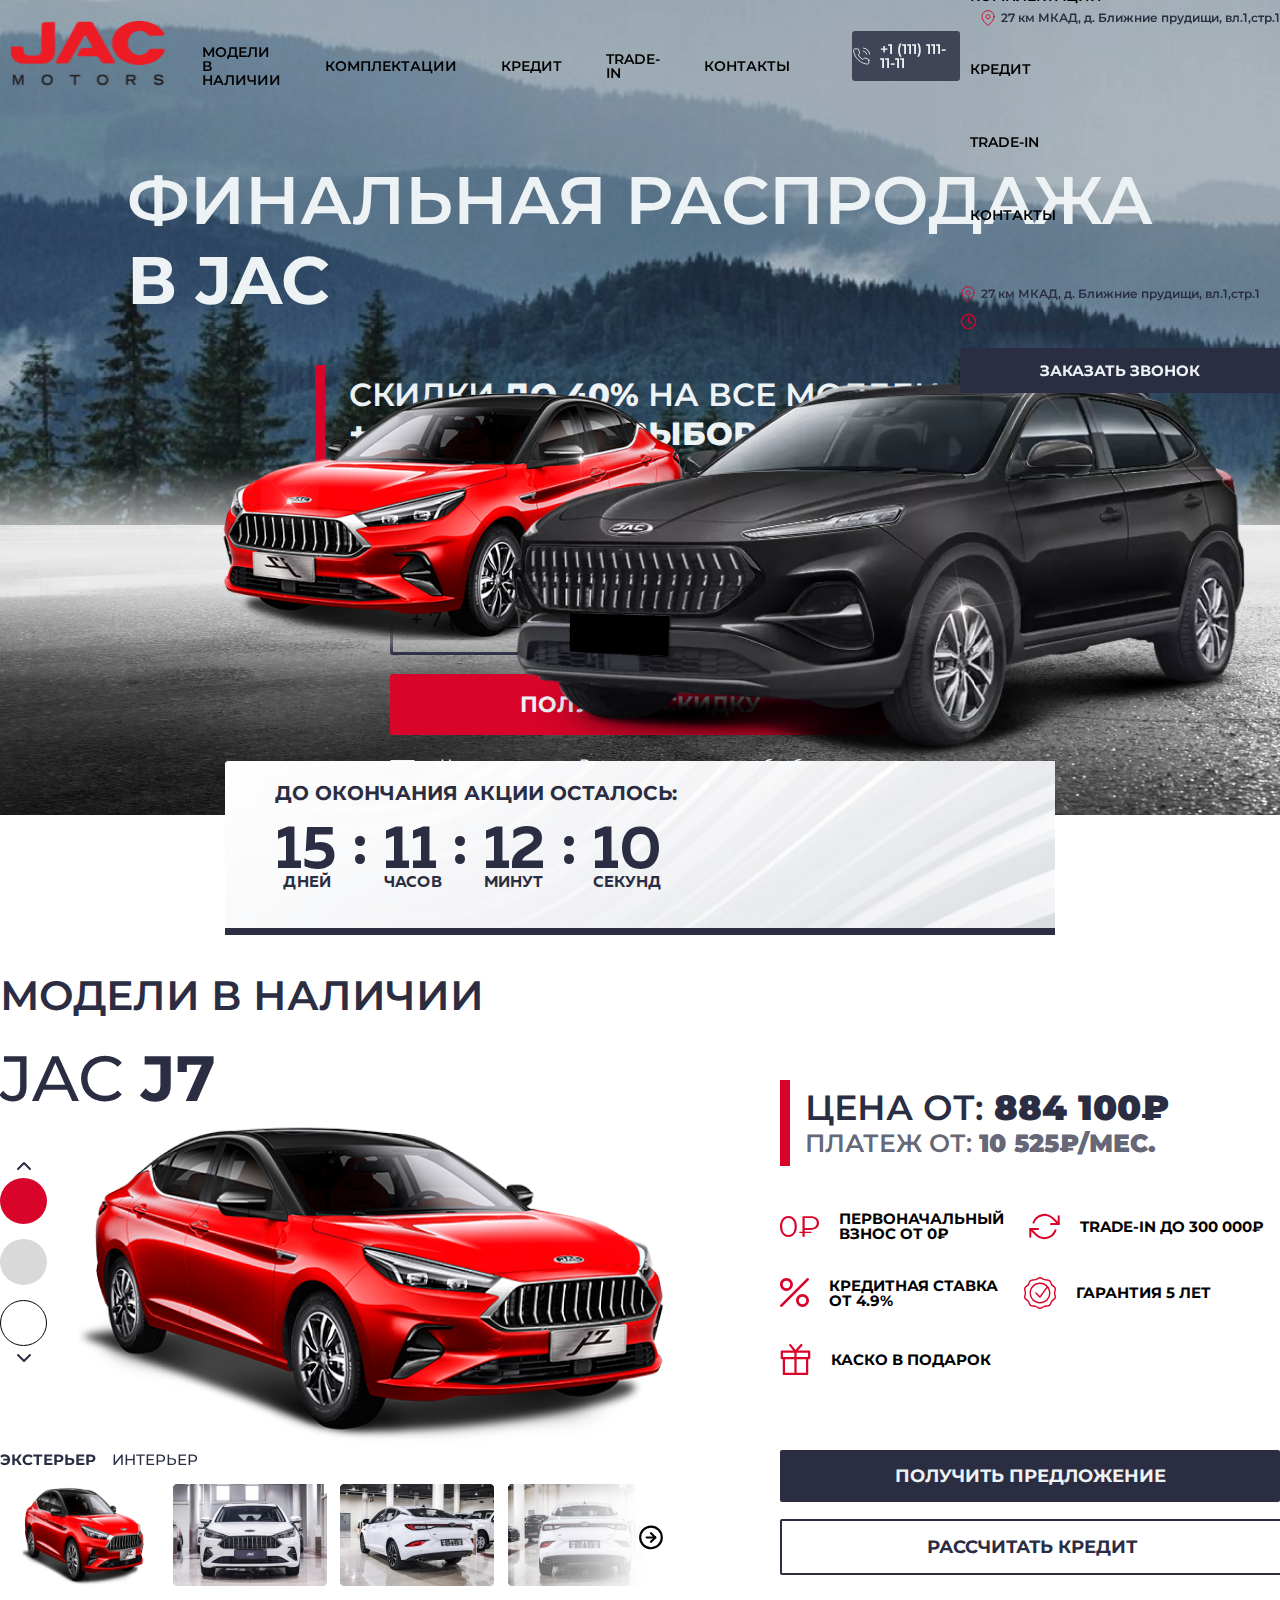
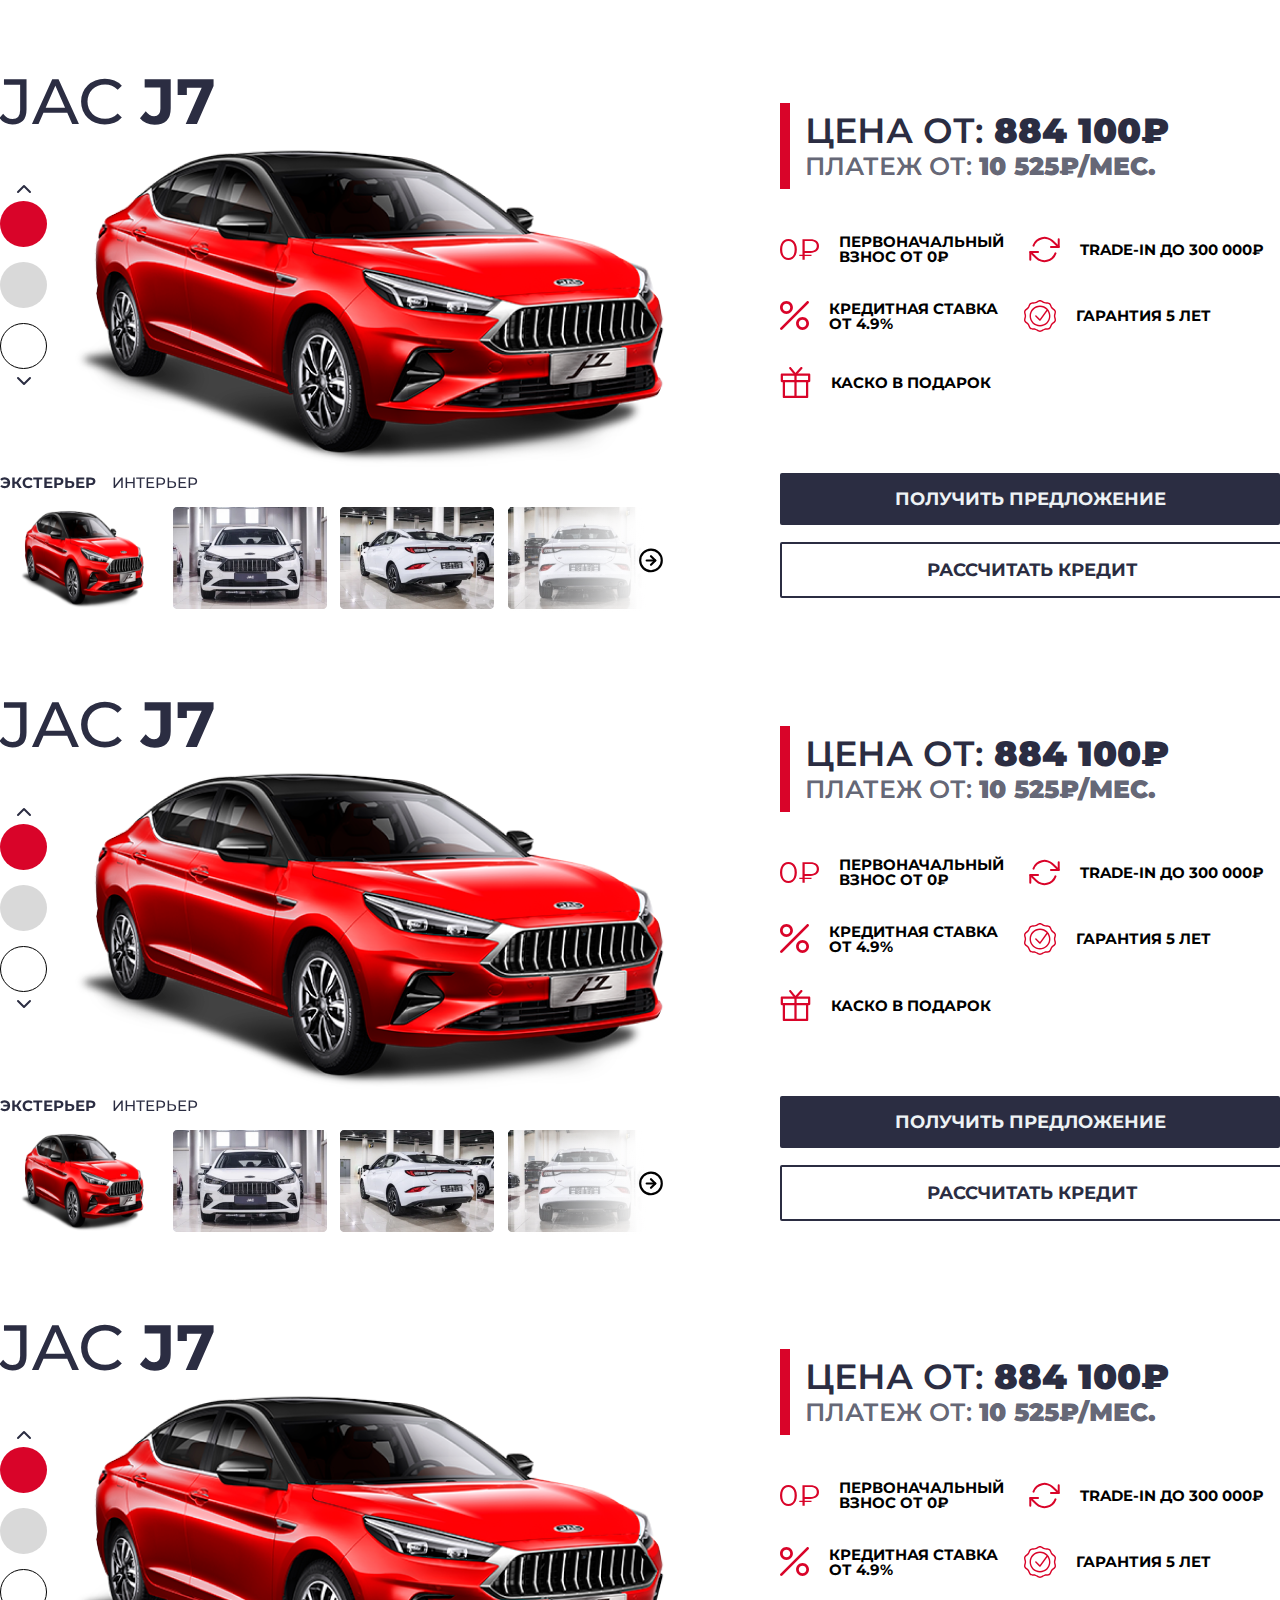
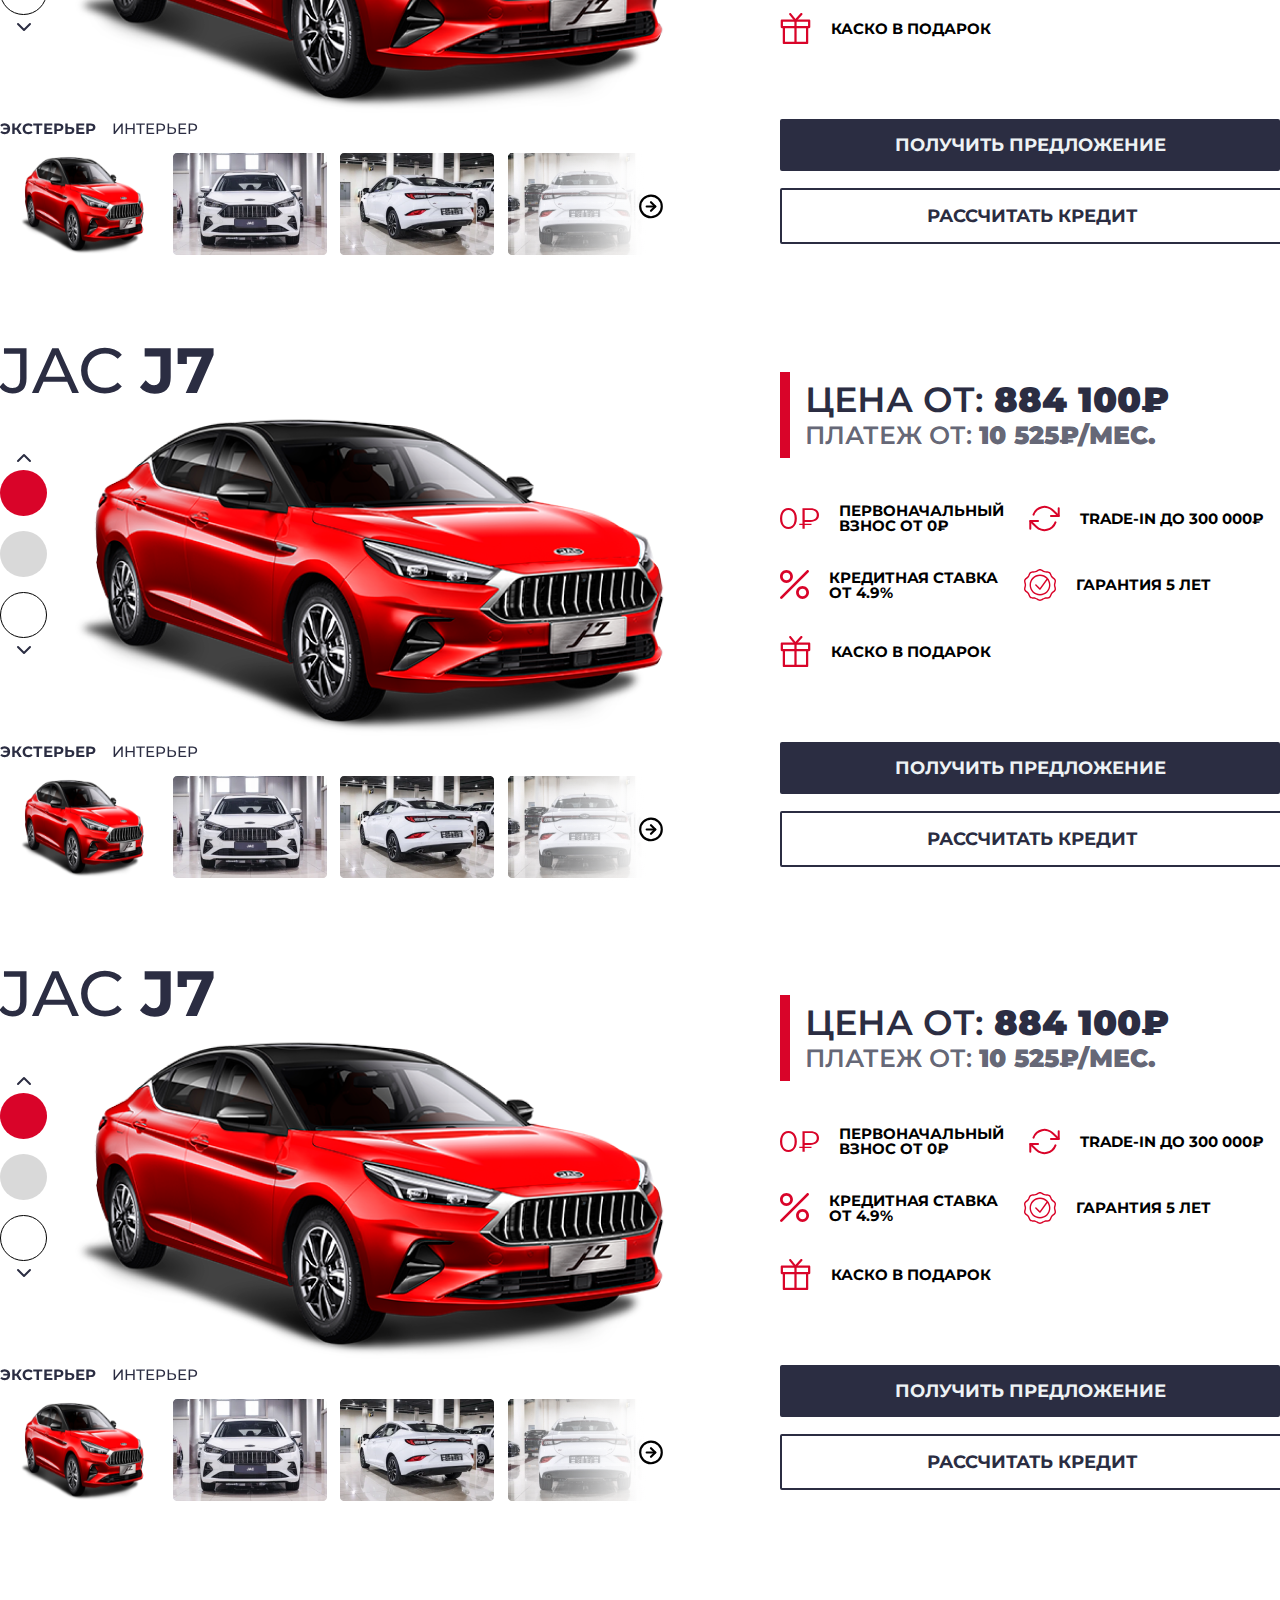
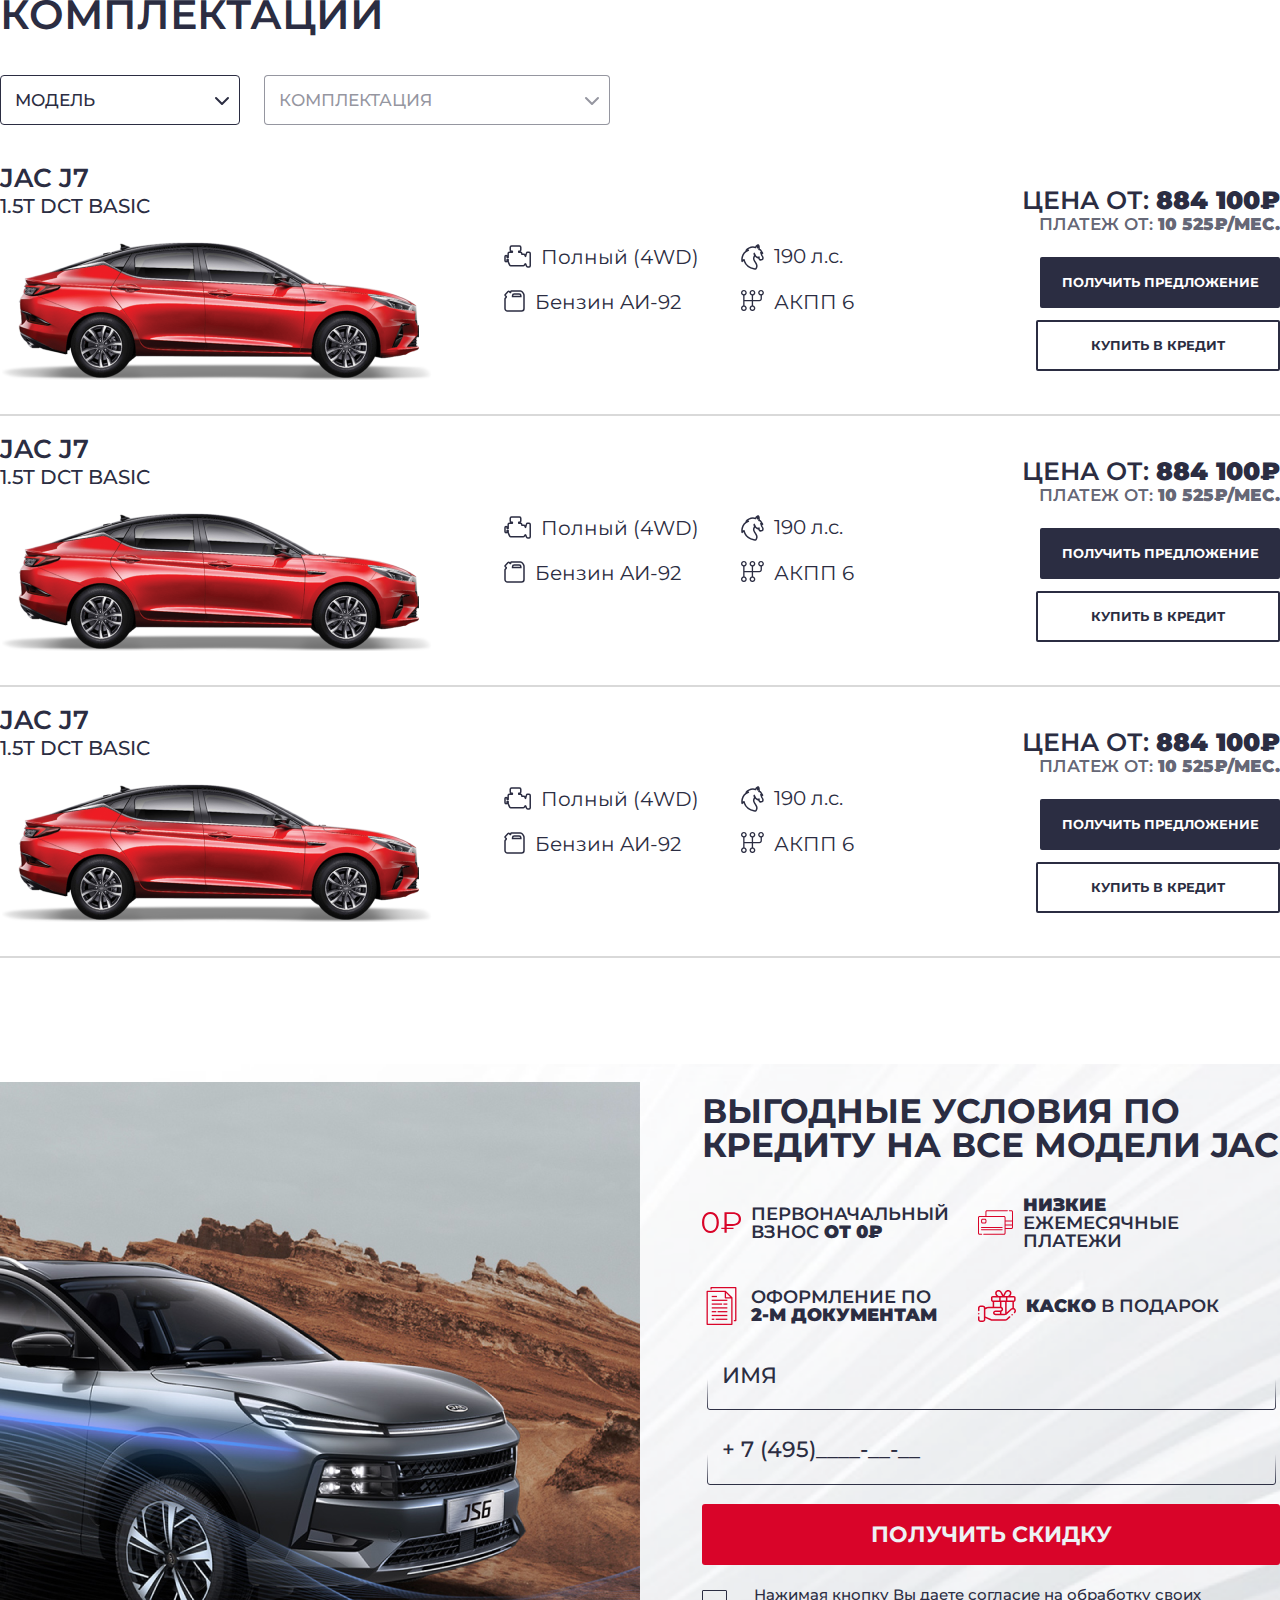
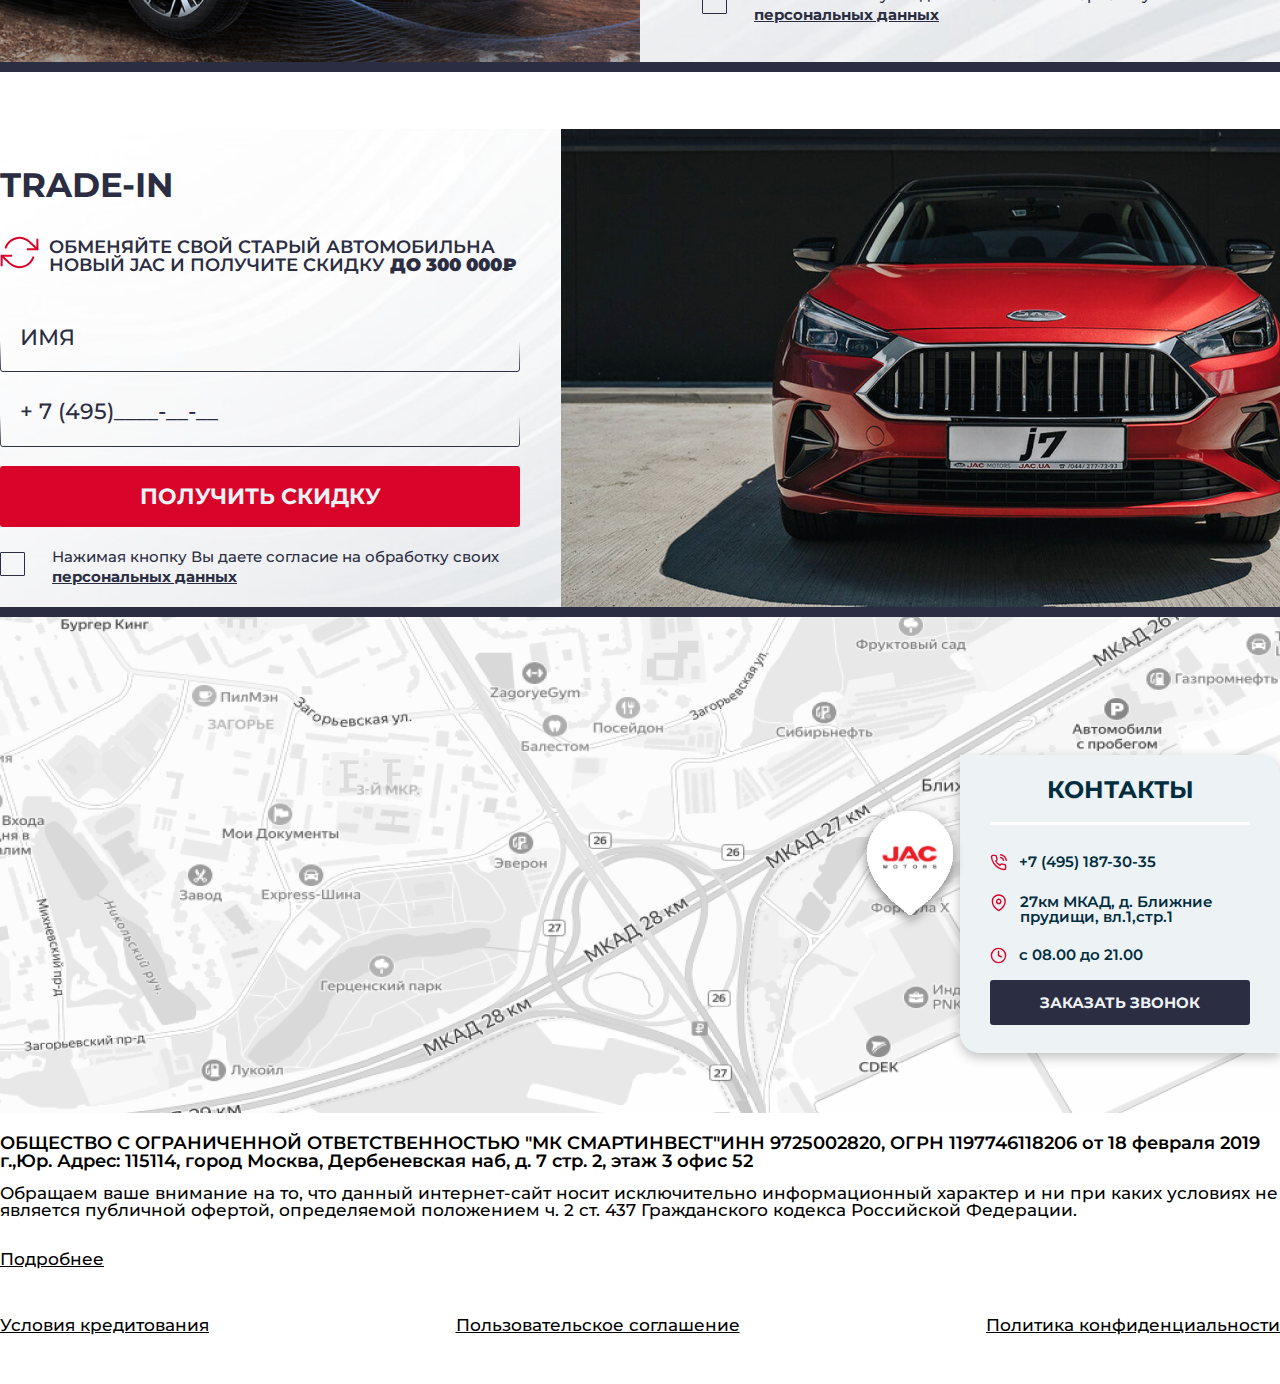
<file: jac/index.html>
<!DOCTYPE html>
<html lang="ru">

<head>
    <meta charset="UTF-8">
    <meta name="viewport" content="width=device-width, initial-scale=1.0">
    <title>JAC</title>
    <link rel="shortcut icon" href="./images/favicon.svg" type="image/x-icon">
    <link rel="preconnect" href="https://fonts.googleapis.com">
    <link rel="preconnect" href="https://fonts.gstatic.com" crossorigin>
    <link href="https://fonts.googleapis.com/css2?family=Montserrat:wght@400;500;600;700;800&display=swap"
        rel="stylesheet">

    <link href="https://cdn.jsdelivr.net/npm/bootstrap@5.0.2/dist/css/bootstrap.min.css" rel="stylesheet"
        integrity="sha384-EVSTQN3/azprG1Anm3QDgpJLIm9Nao0Yz1ztcQTwFspd3yD65VohhpuuCOmLASjC" crossorigin="anonymous">
    <link rel="stylesheet" href="https://cdn.jsdelivr.net/npm/@fancyapps/ui@5.0/dist/fancybox/fancybox.css" />
    <link rel="stylesheet" href="https://cdn.jsdelivr.net/npm/swiper@11/swiper-bundle.min.css" />
    <link rel="stylesheet" href="./styles/style.css">
</head>

<body>
    <!-- Header -->
    <header class="header">
        <div class="container">
            <nav class="nav-header">
                <a href="#"><img src="./images/favicon.svg" id="logo-header" alt="logo-header"></a>
                <ul class="list-nav-header">
                    <li class="item-list-nav-header">
                        <hr class="line-top" />
                        <a href="#section-models">МОДЕЛИ В НАЛИЧИИ</a>
                    </li>
                    <li class="item-list-nav-header">
                        <hr class="line-top" />
                        <a href="#section-equipment">КОМПЛЕКТАЦИИ</a>
                    </li>
                    <li class="item-list-nav-header">
                        <hr class="line-top" />
                        <a href="#section-credit">КРЕДИТ</a>
                    </li>
                    <li class="item-list-nav-header">
                        <hr class="line-top" />
                        <a href="#section-trade-in">TRADE-IN</a>
                    </li>
                    <li class="item-list-nav-header">
                        <hr class="line-top" />
                        <a href="#section-map">КОНТАКТЫ</a>
                    </li>
                </ul>
                <div class="wrapper-tel-nav-header">
                    <svg xmlns="http://www.w3.org/2000/svg" width="21" height="21" viewBox="0 0 21 21" fill="none">
                        <path
                            d="M13.1688 4.375C14.0234 4.54174 14.8088 4.95973 15.4246 5.57544C16.0403 6.19116 16.4583 6.97661 16.625 7.83125M13.1688 0.875C14.9444 1.07226 16.6001 1.8674 17.8642 3.12988C19.1283 4.39236 19.9255 6.04713 20.125 7.8225M19.25 14.805V17.43C19.251 17.6737 19.2011 17.9149 19.1034 18.1382C19.0058 18.3615 18.8626 18.5619 18.6831 18.7266C18.5035 18.8914 18.2915 19.0168 18.0607 19.0949C17.8298 19.1729 17.5852 19.2019 17.3425 19.18C14.65 18.8874 12.0636 17.9674 9.79125 16.4938C7.6771 15.1503 5.88467 13.3579 4.54125 11.2438C3.06248 8.96105 2.14222 6.36212 1.855 3.6575C1.83314 3.41553 1.86189 3.17167 1.93944 2.94142C2.01699 2.71118 2.14163 2.4996 2.30542 2.32017C2.46922 2.14073 2.66858 1.99737 2.89082 1.89921C3.11306 1.80104 3.3533 1.75023 3.59625 1.75H6.22125C6.6459 1.74582 7.05757 1.89619 7.37954 2.17309C7.70152 2.44999 7.91182 2.83452 7.97125 3.255C8.08205 4.09506 8.28752 4.91989 8.58375 5.71375C8.70148 6.02693 8.72696 6.3673 8.65717 6.69452C8.58738 7.02174 8.42526 7.3221 8.19 7.56L7.07875 8.67125C8.32436 10.8619 10.1381 12.6756 12.3288 13.9212L13.44 12.81C13.6779 12.5747 13.9783 12.4126 14.3055 12.3428C14.6327 12.273 14.9731 12.2985 15.2863 12.4162C16.0801 12.7125 16.9049 12.918 17.745 13.0288C18.17 13.0887 18.5582 13.3028 18.8357 13.6303C19.1132 13.9578 19.2606 14.3759 19.25 14.805Z"
                            stroke="#EDF2F4" stroke-linecap="round" stroke-linejoin="round" />
                    </svg>
                    <a href="tel:+1 (111) 111-11-11" class="tel-nav-header">+1 (111) 111-11-11</a>
                </div>
                <p class="addres-header">
                    <svg xmlns="http://www.w3.org/2000/svg" width="16" height="16" viewBox="0 0 16 16" fill="none">
                        <path
                            d="M14 6.66666C14 11.3333 8 15.3333 8 15.3333C8 15.3333 2 11.3333 2 6.66666C2 5.07536 2.63214 3.54923 3.75736 2.42402C4.88258 1.2988 6.4087 0.666656 8 0.666656C9.5913 0.666656 11.1174 1.2988 12.2426 2.42402C13.3679 3.54923 14 5.07536 14 6.66666Z"
                            stroke="#D90429" stroke-linecap="round" stroke-linejoin="round" />
                        <path
                            d="M8 8.66666C9.10457 8.66666 10 7.77123 10 6.66666C10 5.56209 9.10457 4.66666 8 4.66666C6.89543 4.66666 6 5.56209 6 6.66666C6 7.77123 6.89543 8.66666 8 8.66666Z"
                            stroke="#D90429" stroke-linecap="round" stroke-linejoin="round" />
                    </svg>
                    27 км МКАД, д. Ближние прудищи, вл.1,стр.1
                </p>

                <svg data-bs-toggle="offcanvas" data-bs-target="#offcanvasRight" aria-controls="offcanvasRight"
                    id="burger-menu" xmlns="http://www.w3.org/2000/svg" width="29" height="24" viewBox="0 0 29 24"
                    fill="none">
                    <path d="M25 18H7" stroke="#D90429" stroke-width="2" stroke-linecap="round"
                        stroke-linejoin="round" />
                    <path d="M28 14H3" stroke="#D90429" stroke-width="2" stroke-linecap="round"
                        stroke-linejoin="round" />
                    <path d="M25 10H7" stroke="#D90429" stroke-width="2" stroke-linecap="round"
                        stroke-linejoin="round" />
                    <path d="M28 6H3" stroke="#D90429" stroke-width="2" stroke-linecap="round"
                        stroke-linejoin="round" />
                </svg>

                <!-- Side menu -->
                <div class="offcanvas offcanvas-end" tabindex="-1" id="offcanvasRight"
                    aria-labelledby="offcanvasRightLabel">
                    <div class="offcanvas-header">
                        <img src="./images/favicon.svg" id="logo-header" alt="logo-header">
                        <div class="wrapper-tel-nav-header">
                            <svg xmlns="http://www.w3.org/2000/svg" width="21" height="21" viewBox="0 0 21 21"
                                fill="none">
                                <path
                                    d="M13.1688 4.375C14.0234 4.54174 14.8088 4.95973 15.4246 5.57544C16.0403 6.19116 16.4583 6.97661 16.625 7.83125M13.1688 0.875C14.9444 1.07226 16.6001 1.8674 17.8642 3.12988C19.1283 4.39236 19.9255 6.04713 20.125 7.8225M19.25 14.805V17.43C19.251 17.6737 19.2011 17.9149 19.1034 18.1382C19.0058 18.3615 18.8626 18.5619 18.6831 18.7266C18.5035 18.8914 18.2915 19.0168 18.0607 19.0949C17.8298 19.1729 17.5852 19.2019 17.3425 19.18C14.65 18.8874 12.0636 17.9674 9.79125 16.4938C7.6771 15.1503 5.88467 13.3579 4.54125 11.2438C3.06248 8.96105 2.14222 6.36212 1.855 3.6575C1.83314 3.41553 1.86189 3.17167 1.93944 2.94142C2.01699 2.71118 2.14163 2.4996 2.30542 2.32017C2.46922 2.14073 2.66858 1.99737 2.89082 1.89921C3.11306 1.80104 3.3533 1.75023 3.59625 1.75H6.22125C6.6459 1.74582 7.05757 1.89619 7.37954 2.17309C7.70152 2.44999 7.91182 2.83452 7.97125 3.255C8.08205 4.09506 8.28752 4.91989 8.58375 5.71375C8.70148 6.02693 8.72696 6.3673 8.65717 6.69452C8.58738 7.02174 8.42526 7.3221 8.19 7.56L7.07875 8.67125C8.32436 10.8619 10.1381 12.6756 12.3288 13.9212L13.44 12.81C13.6779 12.5747 13.9783 12.4126 14.3055 12.3428C14.6327 12.273 14.9731 12.2985 15.2863 12.4162C16.0801 12.7125 16.9049 12.918 17.745 13.0288C18.17 13.0887 18.5582 13.3028 18.8357 13.6303C19.1132 13.9578 19.2606 14.3759 19.25 14.805Z"
                                    stroke="#EDF2F4" stroke-linecap="round" stroke-linejoin="round" />
                            </svg>
                            <a href="tel:+1 (111) 111-11-11" class="tel-nav-header">+1 (111) 111-11-11</a>
                        </div>
                        <svg class="close-side-menu" data-bs-dismiss="offcanvas" aria-label="Close"
                            xmlns="http://www.w3.org/2000/svg" width="27" height="27" viewBox="0 0 27 27" fill="none">
                            <path d="M20.25 6.75L6.75 20.25" stroke="#D90429" stroke-width="2" stroke-linecap="round"
                                stroke-linejoin="round" />
                            <path d="M6.75 6.75L20.25 20.25" stroke="#D90429" stroke-width="2" stroke-linecap="round"
                                stroke-linejoin="round" />
                        </svg>
                    </div>
                    <div class="offcanvas-body">

                        <ul class="list-nav-header">
                            <li class="item-list-nav-header">
                                <hr class="line-top" />
                                <a data-bs-dismiss="offcanvas" aria-label="Close" href="#section-models">МОДЕЛИ В
                                    НАЛИЧИИ</a>
                            </li>
                            <li class="item-list-nav-header">
                                <hr class="line-top" />
                                <a data-bs-dismiss="offcanvas" aria-label="Close"
                                    href="#section-equipment">КОМПЛЕКТАЦИИ</a>
                            </li>
                            <li class="item-list-nav-header">
                                <hr class="line-top" />
                                <a data-bs-dismiss="offcanvas" aria-label="Close" href="#section-credit">КРЕДИТ</a>
                            </li>
                            <li class="item-list-nav-header">
                                <hr class="line-top" />
                                <a data-bs-dismiss="offcanvas" aria-label="Close" href="#section-trade-in">TRADE-IN</a>
                            </li>
                            <li class="item-list-nav-header">
                                <hr class="line-top" />
                                <a data-bs-dismiss="offcanvas" aria-label="Close" href="#section-map">КОНТАКТЫ</a>
                            </li>
                        </ul>

                        <p class="addres-header">
                            <svg xmlns="http://www.w3.org/2000/svg" width="16" height="16" viewBox="0 0 16 16"
                                fill="none">
                                <path
                                    d="M14 6.66666C14 11.3333 8 15.3333 8 15.3333C8 15.3333 2 11.3333 2 6.66666C2 5.07536 2.63214 3.54923 3.75736 2.42402C4.88258 1.2988 6.4087 0.666656 8 0.666656C9.5913 0.666656 11.1174 1.2988 12.2426 2.42402C13.3679 3.54923 14 5.07536 14 6.66666Z"
                                    stroke="#D90429" stroke-linecap="round" stroke-linejoin="round" />
                                <path
                                    d="M8 8.66666C9.10457 8.66666 10 7.77123 10 6.66666C10 5.56209 9.10457 4.66666 8 4.66666C6.89543 4.66666 6 5.56209 6 6.66666C6 7.77123 6.89543 8.66666 8 8.66666Z"
                                    stroke="#D90429" stroke-linecap="round" stroke-linejoin="round" />
                            </svg>
                            27 км МКАД, д. Ближние прудищи, вл.1,стр.1
                        </p>

                        <p class="contact-time">
                            <svg xmlns="http://www.w3.org/2000/svg" width="17" height="17" viewBox="0 0 17 17"
                                fill="none">
                                <g clip-path="url(#clip0_87_412)">
                                    <path
                                        d="M8.50033 15.5837C12.4123 15.5837 15.5837 12.4123 15.5837 8.50033C15.5837 4.58831 12.4123 1.41699 8.50033 1.41699C4.58831 1.41699 1.41699 4.58831 1.41699 8.50033C1.41699 12.4123 4.58831 15.5837 8.50033 15.5837Z"
                                        stroke="#D90429" stroke-width="1.4" stroke-linecap="round"
                                        stroke-linejoin="round" />
                                    <path d="M8.5 4.25V8.5L11.3333 9.91667" stroke="#D90429" stroke-width="1.4"
                                        stroke-linecap="round" stroke-linejoin="round" />
                                </g>
                                <defs>
                                    <clipPath id="clip0_87_412">
                                        <rect width="17" height="17" fill="white" />
                                    </clipPath>
                                </defs>
                            </svg>
                            с 08.00 до 21.00
                        </p>
                        <!-- <button class="btn-call-me">заказать звонок</button> -->
                        <a data-fancybox href="#modal-question" class="btn-call-me">заказать звонок</a>
                    </div>
                </div>

            </nav>
        </div>
    </header>

    <!-- Main -->
    <main>
        <!-- Section final sale -->
        <section class="section-final-sale">
            <div class="container">
                <div class="wrapper-section-final-sale">
                    <h1 class="title-section-final-sale">Финальная распродажа <b>в JAC</b></h1>
                    <h3 class="text-section-final-sale">Скидки <b>до 40%</b> на все модели <b>+ подарки на выбор</b>
                    </h3>

                    <img class="car-mob" src="./images/main/section-final-sale/car-mob.png" alt="car-mob">

                    <form action="" class="form-section-final-sale">
                        <input type="text" placeholder="ИМЯ">
                        <img src="./images/main/section-final-sale/border-input.svg" alt="border-input">
                        <img class="border-input-mobile" src="./images/main/section-final-sale/border-input-mobile.svg"
                            alt="border-input-mobile">
                        <input type="tel" name="" id="" placeholder="+ 7 (495)____-__-__">
                        <img class="border-input-mobile" src="./images/main/section-final-sale/border-input-mobile.svg"
                            alt="border-input-mobile">
                        <img src="./images/main/section-final-sale/border-input.svg" alt="border-input">
                        <button class="btn-get-sale" type="submit">ПОЛУЧИТЬ СКИДКУ</button>

                        <div class="wrapper-pers-data">
                            <p>Нажимая кнопку Вы даете согласие на обработку своих <a href="#">персональных данных</a>
                            </p>
                            <div class="wrapper-check-pers-data">
                                <input class="check-pers-data" type="checkbox" name="" id="">
                                <span>
                                    <svg xmlns="http://www.w3.org/2000/svg" width="18" height="18" viewBox="0 0 18 18"
                                        fill="none">
                                        <path d="M15 4.5L6.75 12.75L3 9" stroke="#EDF2F4" stroke-width="2"
                                            stroke-linecap="round" stroke-linejoin="round" />
                                    </svg>
                                </span>
                            </div>
                        </div>
                    </form>
                    <img class="group-car" src="./images/main/section-final-sale/group-car.png" alt="group-car">
                    <!-- <img class="car-mob" src="./images/main/section-final-sale/car-mob.png" alt="car-mob"> -->

                    <div class="wrapper-timer-sale">
                        <p class="text-timer">До окончания акции осталось:</p>
                        <ul class="wrapper-counter-timer">
                            <li class="item-wrapper-counter-timer day">15</li>
                            <li class="item-wrapper-counter-timer hour">11</li>
                            <li class="item-wrapper-counter-timer minute">12</li>
                            <li class="item-wrapper-counter-timer second">10</li>
                        </ul>
                    </div>
                </div>
            </div>
            <div class="bg-shadow"></div>
            <img src="./images/main/section-final-sale/bg-asphalt.png" alt="bg-asphalt" class="bg-asphalt">
            <img class="bg-black-mob" src="./images/main/section-final-sale/bg-black-mob.png" alt="bg-black-mob">
        </section>

        <!-- Section models -->
        <section class="section-models" id="section-models">
            <div class="container">
                <div class="wrapper-section-models">
                    <h3 class="title-section-models">МОДЕЛИ В НАЛИЧИИ</h3>

                    <div class="wrapper-card-car">

                        <div class="card-car">
                            <div class="left-card-car">
                                <h3 class="title-card-car">JAC <b>J7</b></h3>

                                <div class="wrapper-colors-n-car">
                                    <div class="wrapper-colors">
                                        <svg xmlns="http://www.w3.org/2000/svg" width="24" height="24"
                                            viewBox="0 0 24 24" fill="none">
                                            <path d="M18 15L12 9L6 15" stroke="#2B2D42" stroke-width="2"
                                                stroke-linecap="round" stroke-linejoin="round" />
                                        </svg>
                                        <svg xmlns="http://www.w3.org/2000/svg" width="47" height="46"
                                            viewBox="0 0 47 46" fill="none">
                                            <ellipse cx="23.5" cy="23" rx="23" ry="23.5" transform="rotate(-90 23.5 23)"
                                                fill="#D90429" />
                                        </svg>
                                        <svg xmlns="http://www.w3.org/2000/svg" width="47" height="46"
                                            viewBox="0 0 47 46" fill="none">
                                            <ellipse cx="23.5" cy="23" rx="23" ry="23.5" transform="rotate(-90 23.5 23)"
                                                fill="#D9D9D9" />
                                        </svg>
                                        <svg xmlns="http://www.w3.org/2000/svg" width="47" height="46"
                                            viewBox="0 0 47 46" fill="none">
                                            <path
                                                d="M23.5 0.5C36.2127 0.5 46.5 10.5837 46.5 23C46.5 35.4163 36.2127 45.5 23.5 45.5C10.7873 45.5 0.5 35.4163 0.5 23C0.5 10.5837 10.7873 0.5 23.5 0.5Z"
                                                fill="white" stroke="black" />
                                        </svg>
                                        <svg xmlns="http://www.w3.org/2000/svg" width="24" height="24"
                                            viewBox="0 0 24 24" fill="none">
                                            <path d="M6 9L12 15L18 9" stroke="#2B2D42" stroke-width="2"
                                                stroke-linecap="round" stroke-linejoin="round" />
                                        </svg>
                                    </div>
                                    <img class="main-img-card" src="./images/main/section-models/main-red-car.png"
                                        alt="main-red-car">
                                </div>

                                <div class="wrapper-swiper-car">
                                    <p class="ext visual-car active">ЭКСТЕРЬЕР</p>
                                    <p class="in visual-car">ИНТЕРЬЕР</p>

                                    <div class="swiper-car first exterior vision">
                                        <div class="swiper swiper-car">
                                            <div class="swiper-wrapper">
                                                <div class="swiper-slide">
                                                    <img data-fancybox="CS" src="./images/main/section-models/main-red-car.png" alt="">
                                                </div>
                                                <div class="swiper-slide">
                                                    <img data-fancybox="CS" src="./images/main/section-models/image 703.png" alt="">
                                                </div>
                                                <div class="swiper-slide">
                                                    <img data-fancybox="CS" src="./images/main/section-models/image 704.png" alt="">
                                                </div>
                                                <div class="swiper-slide">
                                                    <img data-fancybox="CS" src="./images/main/section-models/image 705.png" alt="">
                                                </div>
                                                <div class="swiper-slide">
                                                    <img data-fancybox="CS" src="./images/main/section-models/main-red-car.png" alt="">
                                                </div>

                                            </div>
                                            <div class="left-blur blur first"></div>
                                            <div class="right-blur blur first"></div>
                                            <svg class="left-arrow-swiper swiper-button-prev first"
                                                xmlns="http://www.w3.org/2000/svg" width="25" height="25"
                                                viewBox="0 0 25 25" fill="none">
                                                <path
                                                    d="M12.0034 2.02079C6.48057 2.03037 2.01119 6.51528 2.02077 12.0381C2.03035 17.561 6.51526 22.0303 12.0381 22.0208C17.5609 22.0112 22.0303 17.5263 22.0207 12.0034C22.0112 6.48059 17.5263 2.01121 12.0034 2.02079Z"
                                                    stroke="black" stroke-width="2" stroke-linecap="round"
                                                    stroke-linejoin="round" />
                                                <path d="M12.0277 16.0209L16.0208 12.0139L12.0138 8.02087"
                                                    stroke="black" stroke-width="2" stroke-linecap="round"
                                                    stroke-linejoin="round" />
                                                <path d="M8.02076 12.0278L16.0208 12.0139" stroke="black"
                                                    stroke-width="2" stroke-linecap="round" stroke-linejoin="round" />
                                            </svg>
                                            <svg class="right-arrow-swiper swiper-button-next first"
                                                xmlns="http://www.w3.org/2000/svg" width="25" height="25"
                                                viewBox="0 0 25 25" fill="none">
                                                <path
                                                    d="M12.0034 2.02079C6.48057 2.03037 2.01119 6.51528 2.02077 12.0381C2.03035 17.561 6.51526 22.0303 12.0381 22.0208C17.5609 22.0112 22.0303 17.5263 22.0207 12.0034C22.0112 6.48059 17.5263 2.01121 12.0034 2.02079Z"
                                                    stroke="black" stroke-width="2" stroke-linecap="round"
                                                    stroke-linejoin="round" />
                                                <path d="M12.0277 16.0209L16.0208 12.0139L12.0138 8.02087"
                                                    stroke="black" stroke-width="2" stroke-linecap="round"
                                                    stroke-linejoin="round" />
                                                <path d="M8.02076 12.0278L16.0208 12.0139" stroke="black"
                                                    stroke-width="2" stroke-linecap="round" stroke-linejoin="round" />
                                            </svg>
                                        </div>
                                    </div>

                                    <div class="swiper-car first interior">
                                        <div class="swiper swiper-car">
                                            <div class="swiper-wrapper">
                                                <div class="swiper-slide">
                                                    <img data-fancybox="CS" src="./images/main/section-models/image 704.png" alt="">
                                                </div>
                                                <div class="swiper-slide">
                                                    <img data-fancybox="CS" src="./images/main/section-models/image 703.png" alt="">
                                                </div>
                                                <div class="swiper-slide">
                                                    <img data-fancybox="CS" src="./images/main/section-models/main-red-car.png" alt="">
                                                </div>
                                                <div class="swiper-slide">
                                                    <img data-fancybox="CS" src="./images/main/section-models/main-red-car.png" alt="">
                                                </div>
                                                <div class="swiper-slide">
                                                    <img data-fancybox="CS" src="./images/main/section-models/image 705.png" alt="">
                                                </div>

                                            </div>
                                            <div class="left-blur blur"></div>
                                            <div class="right-blur blur"></div>
                                            <svg class="left-arrow-swiper swiper-button-prev"
                                                xmlns="http://www.w3.org/2000/svg" width="25" height="25"
                                                viewBox="0 0 25 25" fill="none">
                                                <path
                                                    d="M12.0034 2.02079C6.48057 2.03037 2.01119 6.51528 2.02077 12.0381C2.03035 17.561 6.51526 22.0303 12.0381 22.0208C17.5609 22.0112 22.0303 17.5263 22.0207 12.0034C22.0112 6.48059 17.5263 2.01121 12.0034 2.02079Z"
                                                    stroke="black" stroke-width="2" stroke-linecap="round"
                                                    stroke-linejoin="round" />
                                                <path d="M12.0277 16.0209L16.0208 12.0139L12.0138 8.02087"
                                                    stroke="black" stroke-width="2" stroke-linecap="round"
                                                    stroke-linejoin="round" />
                                                <path d="M8.02076 12.0278L16.0208 12.0139" stroke="black"
                                                    stroke-width="2" stroke-linecap="round" stroke-linejoin="round" />
                                            </svg>
                                            <svg class="right-arrow-swiper swiper-button-next"
                                                xmlns="http://www.w3.org/2000/svg" width="25" height="25"
                                                viewBox="0 0 25 25" fill="none">
                                                <path
                                                    d="M12.0034 2.02079C6.48057 2.03037 2.01119 6.51528 2.02077 12.0381C2.03035 17.561 6.51526 22.0303 12.0381 22.0208C17.5609 22.0112 22.0303 17.5263 22.0207 12.0034C22.0112 6.48059 17.5263 2.01121 12.0034 2.02079Z"
                                                    stroke="black" stroke-width="2" stroke-linecap="round"
                                                    stroke-linejoin="round" />
                                                <path d="M12.0277 16.0209L16.0208 12.0139L12.0138 8.02087"
                                                    stroke="black" stroke-width="2" stroke-linecap="round"
                                                    stroke-linejoin="round" />
                                                <path d="M8.02076 12.0278L16.0208 12.0139" stroke="black"
                                                    stroke-width="2" stroke-linecap="round" stroke-linejoin="round" />
                                            </svg>
                                        </div>
                                    </div>

                                </div>

                            </div>

                            <div class="right-card-car">
                                <div class="wrapper-price-car">
                                    <p class="price-car">ЦЕНА ОТ: <b>884 100₽</b></p>
                                    <p class="credit-car">ПЛАТЕЖ ОТ: <b>10 525₽/мес.</b></p>
                                </div>

                                <table class="table-preference">
                                    <tbody>
                                        <tr class="first-row">
                                            <td>
                                                <svg xmlns="http://www.w3.org/2000/svg" width="39" height="21"
                                                    viewBox="0 0 39 21" fill="none">
                                                    <path
                                                        d="M8.4146 21C6.78597 21 5.32824 20.5772 4.04142 19.7317C2.77471 18.8862 1.77943 17.677 1.0556 16.1039C0.351865 14.5112 0 12.6433 0 10.5C0 8.35674 0.351865 6.4986 1.0556 4.92556C1.77943 3.33287 2.77471 2.11376 4.04142 1.26826C5.32824 0.422753 6.78597 0 8.4146 0C10.0432 0 11.4909 0.422753 12.7576 1.26826C14.0444 2.11376 15.0498 3.33287 15.7736 4.92556C16.4974 6.4986 16.8594 8.35674 16.8594 10.5C16.8594 12.6433 16.4974 14.5112 15.7736 16.1039C15.0498 17.677 14.0444 18.8862 12.7576 19.7317C11.4909 20.5772 10.0432 21 8.4146 21ZM8.4146 19.0534C9.6411 19.0534 10.7168 18.7191 11.6417 18.0506C12.5867 17.382 13.3206 16.4087 13.8434 15.1306C14.3661 13.8525 14.6275 12.309 14.6275 10.5C14.6275 8.69101 14.3661 7.14747 13.8434 5.86938C13.3206 4.59129 12.5867 3.61798 11.6417 2.94944C10.7168 2.2809 9.6411 1.94663 8.4146 1.94663C7.1881 1.94663 6.10235 2.2809 5.15734 2.94944C4.23243 3.61798 3.5086 4.59129 2.98583 5.86938C2.46306 7.14747 2.20167 8.69101 2.20167 10.5C2.20167 12.309 2.46306 13.8525 2.98583 15.1306C3.5086 16.4087 4.23243 17.382 5.15734 18.0506C6.10235 18.7191 7.1881 19.0534 8.4146 19.0534Z"
                                                        fill="#D90429" />
                                                    <path
                                                        d="M24.7042 13.8919V15.691H31.4902V16.9888H24.7042V20.823H22.4724V16.9888H19.3056V15.691H22.4724V0.176966H30.3743C33.0887 0.176966 35.1999 0.776685 36.7079 1.97612C38.236 3.1559 39 4.83708 39 7.01966C39 9.22191 38.236 10.9228 36.7079 12.1222C35.1999 13.302 33.0887 13.8919 30.3743 13.8919H24.7042ZM24.7042 2.06461V12.0337H30.4044C32.4553 12.0337 34.0236 11.6011 35.1094 10.736C36.2152 9.87079 36.7682 8.64185 36.7682 7.04916C36.7682 5.45646 36.2152 4.22753 35.1094 3.36236C34.0236 2.49719 32.4553 2.06461 30.4044 2.06461H24.7042Z"
                                                        fill="#D90429" />
                                                </svg>
                                                <p>Первоначальный взнос от 0₽</p>
                                            </td>
                                            <td>
                                                <svg xmlns="http://www.w3.org/2000/svg" width="31" height="31"
                                                    viewBox="0 0 31 31" fill="none">
                                                    <path d="M1.2915 25.8333V18.0833H9.0415" stroke="#D90429"
                                                        stroke-width="2" stroke-linecap="round"
                                                        stroke-linejoin="round" />
                                                    <path d="M29.7085 5.16675V12.9167H21.9585" stroke="#D90429"
                                                        stroke-width="2" stroke-linecap="round"
                                                        stroke-linejoin="round" />
                                                    <path
                                                        d="M4.53359 11.6251C5.18868 9.77388 6.30205 8.11876 7.76981 6.8142C9.23758 5.50964 11.0119 4.59815 12.9272 4.16478C14.8425 3.73142 16.8364 3.79031 18.7228 4.33595C20.6092 4.88159 22.3266 5.89621 23.7148 7.28512L29.7082 12.9168M1.2915 18.0835L7.28484 23.7151C8.67305 25.104 10.3905 26.1186 12.2769 26.6643C14.1633 27.2099 16.1572 27.2688 18.0725 26.8355C19.9878 26.4021 21.7621 25.4906 23.2299 24.186C24.6976 22.8815 25.811 21.2264 26.4661 19.3751"
                                                        stroke="#D90429" stroke-width="2" stroke-linecap="round"
                                                        stroke-linejoin="round" />
                                                </svg>
                                                <p>Trade-In до 300 000₽</p>
                                            </td>
                                        </tr>
                                        <tr class="second-row">
                                            <td>
                                                <svg xmlns="http://www.w3.org/2000/svg" width="29" height="29"
                                                    viewBox="0 0 29 29" fill="none">
                                                    <g clip-path="url(#clip0_74_2331)">
                                                        <path
                                                            d="M28.5999 0.404104C28.0686 -0.127865 27.2066 -0.127865 26.6753 0.404104L0.408084 26.6713C-0.123658 27.2028 -0.123658 28.0642 0.408084 28.5957C0.673842 28.8617 1.02229 28.9947 1.37052 28.9947C1.71875 28.9947 2.0672 28.8617 2.33273 28.5957L28.5999 2.32853C29.1317 1.79701 29.1317 0.935619 28.5999 0.404104Z"
                                                            fill="#D90429" />
                                                        <path
                                                            d="M6.46519 0.0144043C2.90045 0.0144043 0 2.91508 0 6.47982C0 10.0446 2.90045 12.945 6.46519 12.945C10.0301 12.945 12.9304 10.0443 12.9304 6.47959C12.9304 2.91486 10.0299 0.0144043 6.46519 0.0144043ZM6.46519 10.2226C4.4012 10.2226 2.72215 8.54335 2.72215 6.47959C2.72215 4.41583 4.40143 2.73655 6.46519 2.73655C8.52917 2.73655 10.2082 4.41583 10.2082 6.47959C10.2082 8.54335 8.52917 10.2226 6.46519 10.2226Z"
                                                            fill="#D90429" />
                                                        <path
                                                            d="M22.535 16.063C18.9703 16.063 16.0698 18.9634 16.0698 22.5282C16.0698 26.0929 18.9703 28.9934 22.535 28.9934C26.0997 28.9934 29.0002 26.0931 29.0002 22.5282C29.0002 18.9632 26.0997 16.063 22.535 16.063ZM22.535 26.271C20.471 26.271 18.792 24.5917 18.792 22.5279C18.792 20.4642 20.4713 18.7849 22.535 18.7849C24.5988 18.7849 26.2781 20.4642 26.2781 22.5279C26.2781 24.5917 24.599 26.271 22.535 26.271Z"
                                                            fill="#D90429" />
                                                    </g>
                                                    <defs>
                                                        <clipPath id="clip0_74_2331">
                                                            <rect width="29" height="29" fill="white" />
                                                        </clipPath>
                                                    </defs>
                                                </svg>
                                                <p>Кредитная ставка от 4.9%</p>
                                            </td>
                                            <td>
                                                <svg xmlns="http://www.w3.org/2000/svg" width="32" height="32"
                                                    viewBox="0 0 32 32" fill="none">
                                                    <g clip-path="url(#clip0_74_2357)">
                                                        <path
                                                            d="M31.6121 17.8185C31.4333 17.1709 31.265 16.5588 31.265 16.0002C31.265 15.4416 31.4333 14.8295 31.6121 14.1819C31.8966 13.151 32.1901 12.0847 31.8388 11.0482C31.4743 9.97007 30.5659 9.26543 29.6874 8.58514C29.1608 8.17682 28.6634 7.79146 28.3407 7.36715C28.0124 6.93448 27.78 6.35714 27.5352 5.74571C27.131 4.74127 26.7137 3.70204 25.7788 3.04957C24.8592 2.40684 23.7115 2.34493 22.6034 2.28581C21.912 2.24894 21.2581 2.21346 20.7107 2.04304C20.1987 1.88375 19.6687 1.55334 19.108 1.20346C18.2058 0.640023 17.1826 0.00146484 15.9994 0.00146484C14.8162 0.00146484 13.793 0.640023 12.8908 1.20415C12.3301 1.55404 11.8015 1.88514 11.2888 2.04374C10.7407 2.21416 10.0868 2.24964 9.39539 2.2865C8.28661 2.34632 7.14026 2.40754 6.21999 3.05027C5.28511 3.70274 4.86775 4.74127 4.46361 5.74571C4.21736 6.35714 3.98503 6.93518 3.65671 7.36784C3.33396 7.79355 2.8366 8.17891 2.31004 8.58792C1.43219 9.26891 0.525133 9.97216 0.16064 11.0489C-0.190636 12.0861 0.102906 13.1517 0.38671 14.1833C0.565478 14.8309 0.733813 15.4423 0.733813 16.0009C0.733813 16.5595 0.565478 17.1716 0.38671 17.8192C0.102906 18.8501 -0.190636 19.9164 0.16064 20.9543C0.525133 22.031 1.43289 22.7357 2.31073 23.416C2.8373 23.8236 3.33465 24.2096 3.65671 24.634C3.98573 25.0666 4.21806 25.644 4.46361 26.2561C4.86775 27.2605 5.2858 28.2998 6.22138 28.9536C7.14026 29.595 8.2873 29.6562 9.39539 29.7153C10.0868 29.7522 10.7407 29.7876 11.2881 29.9581C11.8001 30.1174 12.3294 30.4478 12.8894 30.797C13.7923 31.3597 14.8155 31.9989 15.9994 31.9989C17.1833 31.9989 18.2072 31.3597 19.1108 30.7963C19.6708 30.4471 20.1994 30.1167 20.7121 29.9574C21.2595 29.7869 21.9134 29.7515 22.6048 29.7146C23.7136 29.6555 24.8599 29.5943 25.7788 28.9529C26.7158 28.2991 27.1331 27.2584 27.5373 26.2533C27.7828 25.6426 28.0144 25.0652 28.3414 24.634C28.6641 24.2096 29.1615 23.8236 29.6881 23.416C30.5666 22.735 31.4743 22.031 31.8395 20.9536C32.1908 19.9157 31.8966 18.8501 31.6121 17.8185ZM30.5213 20.5077C30.291 21.188 29.5836 21.7361 28.8352 22.3162C28.2613 22.7614 27.6673 23.2219 27.2332 23.7923C26.7929 24.3738 26.5146 25.0652 26.2455 25.7351C25.9025 26.5893 25.5784 27.3955 24.9823 27.8114C24.3882 28.226 23.486 28.274 22.5303 28.3248C21.7839 28.3644 21.0111 28.4055 20.2974 28.6281C19.615 28.8416 18.9834 29.2346 18.3734 29.6158C17.5561 30.1264 16.7846 30.6077 15.9993 30.6077C15.214 30.6077 14.4433 30.1264 13.6259 29.6158C13.0166 29.2353 12.3857 28.8416 11.7026 28.6281C10.9889 28.4062 10.2161 28.3644 9.46973 28.3248C8.51398 28.274 7.6111 28.2253 7.01775 27.8114C6.42232 27.3955 6.09748 26.5893 5.75455 25.7358C5.48535 25.0659 5.20642 24.3738 4.76541 23.7923C4.33205 23.2219 3.73801 22.7614 3.16345 22.3155C2.41568 21.7354 1.70895 21.188 1.47871 20.5077C1.26377 19.874 1.48984 19.0546 1.72843 18.1879C1.9232 17.479 2.12492 16.7473 2.12492 15.9995C2.12492 15.2517 1.9232 14.5207 1.72843 13.8119C1.48914 12.9451 1.26377 12.1264 1.47871 11.4927C1.70895 10.8124 2.41498 10.265 3.16275 9.68488C3.73732 9.239 4.33205 8.77782 4.76471 8.20673C5.20711 7.62521 5.48535 6.9324 5.75524 6.26254C6.09748 5.40904 6.42163 4.60354 7.01636 4.18896C7.6104 3.77369 8.51398 3.72569 9.47043 3.67491C10.2161 3.63457 10.9889 3.59353 11.7019 3.37094C12.3857 3.15809 13.0173 2.76368 13.628 2.38249C14.4439 1.87401 15.2147 1.39266 15.9993 1.39266C16.7839 1.39266 17.5554 1.87401 18.372 2.38389C18.9827 2.76577 19.6136 3.15948 20.2974 3.37233C21.0104 3.59423 21.7825 3.63527 22.5289 3.67561C23.4853 3.72639 24.3882 3.77578 24.9823 4.19035C25.5777 4.60632 25.9018 5.41182 26.2441 6.26393C26.514 6.93448 26.7915 7.6266 27.2339 8.20812C27.6673 8.77851 28.2613 9.239 28.8352 9.68418C29.5836 10.265 30.291 10.8131 30.5213 11.4948C30.7362 12.1271 30.5095 12.9458 30.2709 13.8126C30.0754 14.5214 29.8737 15.2531 29.8737 16.0009C29.8737 16.7487 30.0747 17.4804 30.2709 18.1886C30.5102 19.0553 30.7362 19.874 30.5213 20.5077Z"
                                                            fill="#D90429" />
                                                        <path
                                                            d="M15.9994 5.56592C10.2461 5.56592 5.56543 10.2466 5.56543 15.9999C5.56543 21.7532 10.2461 26.4338 15.9994 26.4338C21.7527 26.4338 26.4334 21.7532 26.4334 15.9999C26.4334 10.2466 21.7527 5.56592 15.9994 5.56592ZM15.9994 25.0426C11.0133 25.0426 6.95662 20.9859 6.95662 15.9999C6.95662 11.0138 11.0133 6.95711 15.9994 6.95711C18.571 6.95711 20.8894 8.04155 22.538 9.7708L15.909 19.0995L12.3176 15.5081C12.0456 15.2361 11.606 15.2361 11.334 15.5081C11.062 15.7801 11.062 16.2197 11.334 16.4917L15.5076 20.6653C15.6384 20.7967 15.8158 20.8691 15.9994 20.8691C16.0182 20.8691 16.0383 20.8684 16.0578 20.8663C16.2616 20.8496 16.4481 20.7432 16.5663 20.5762L23.4506 10.8879C24.4523 12.3431 25.0422 14.103 25.0422 15.9999C25.0422 20.9859 20.9854 25.0426 15.9994 25.0426Z"
                                                            fill="#D90429" />
                                                    </g>
                                                    <defs>
                                                        <clipPath id="clip0_74_2357">
                                                            <rect width="32" height="32" fill="white" />
                                                        </clipPath>
                                                    </defs>
                                                </svg>
                                                <p>Гарантия 5 лет</p>
                                            </td>
                                        </tr>
                                        <tr class="third-row">
                                            <td>
                                                <svg xmlns="http://www.w3.org/2000/svg" width="31" height="31"
                                                    viewBox="0 0 31 31" fill="none">
                                                    <g clip-path="url(#clip0_74_2341)">
                                                        <path
                                                            d="M29.17 6.49902H1.83043C1.21159 6.49902 0.709961 7.00065 0.709961 7.6195V14.1183C0.709961 14.7371 1.21153 15.2387 1.83043 15.2387H29.17C29.7889 15.2387 30.2905 14.7371 30.2905 14.1183V7.6195C30.2905 7.00065 29.7889 6.49902 29.17 6.49902ZM28.0496 12.9978H2.95091V8.73997H28.0496V12.9978Z"
                                                            fill="#D90429" />
                                                        <path
                                                            d="M25.9953 13.9688V28.7591H5.00511V13.9688H2.76416V29.8795C2.76416 30.4984 3.26579 31 3.88463 31H27.1159C27.7348 31 28.2363 30.4984 28.2363 29.8795V13.9688H25.9953Z"
                                                            fill="#D90429" />
                                                        <path
                                                            d="M22.1544 0.290762C21.6968 -0.12495 20.9876 -0.0909233 20.5719 0.367353L14.6703 6.86611C14.4832 7.07227 14.3794 7.3408 14.3794 7.61943V29.8795C14.3794 30.4984 14.881 31 15.4999 31C16.1187 31 16.6207 30.4984 16.6207 29.8795V8.05234L22.2305 1.87369C22.6466 1.41535 22.6126 0.706838 22.1544 0.290762Z"
                                                            fill="#D90429" />
                                                        <path
                                                            d="M16.3685 6.91096L11.0645 0.4122C10.6734 -0.0669656 9.96793 -0.138713 9.48798 0.25272C9.00881 0.64379 8.93743 1.34964 9.3285 1.82923L14.6321 8.32799C14.8535 8.59954 15.1759 8.73995 15.5008 8.73995C15.7499 8.73995 16.0005 8.65742 16.2086 8.48747C16.6878 8.0964 16.7595 7.39055 16.3685 6.91096Z"
                                                            fill="#D90429" />
                                                    </g>
                                                    <defs>
                                                        <clipPath id="clip0_74_2341">
                                                            <rect width="31" height="31" fill="white" />
                                                        </clipPath>
                                                    </defs>
                                                </svg>
                                                <p>КАСКО в подарок</p>
                                            </td>
                                        </tr>
                                    </tbody>
                                </table>

                                <a class="btn-get-sale btn-get-offer" data-fancybox href="#modal-offer-open">ПОЛУЧИТЬ
                                    ПРЕДЛОЖЕНИЕ</a>
                                <a data-fancybox href="#modal-credit-open" class="btn-credit">РАССЧИТАТЬ КРЕДИТ</a>
                            </div>
                        </div>

                        <div class="card-car">
                            <div class="left-card-car">
                                <h3 class="title-card-car">JAC <b>J7</b></h3>

                                <div class="wrapper-colors-n-car">
                                    <div class="wrapper-colors">
                                        <svg xmlns="http://www.w3.org/2000/svg" width="24" height="24"
                                            viewBox="0 0 24 24" fill="none">
                                            <path d="M18 15L12 9L6 15" stroke="#2B2D42" stroke-width="2"
                                                stroke-linecap="round" stroke-linejoin="round" />
                                        </svg>
                                        <svg xmlns="http://www.w3.org/2000/svg" width="47" height="46"
                                            viewBox="0 0 47 46" fill="none">
                                            <ellipse cx="23.5" cy="23" rx="23" ry="23.5" transform="rotate(-90 23.5 23)"
                                                fill="#D90429" />
                                        </svg>
                                        <svg xmlns="http://www.w3.org/2000/svg" width="47" height="46"
                                            viewBox="0 0 47 46" fill="none">
                                            <ellipse cx="23.5" cy="23" rx="23" ry="23.5" transform="rotate(-90 23.5 23)"
                                                fill="#D9D9D9" />
                                        </svg>
                                        <svg xmlns="http://www.w3.org/2000/svg" width="47" height="46"
                                            viewBox="0 0 47 46" fill="none">
                                            <path
                                                d="M23.5 0.5C36.2127 0.5 46.5 10.5837 46.5 23C46.5 35.4163 36.2127 45.5 23.5 45.5C10.7873 45.5 0.5 35.4163 0.5 23C0.5 10.5837 10.7873 0.5 23.5 0.5Z"
                                                fill="white" stroke="black" />
                                        </svg>
                                        <svg xmlns="http://www.w3.org/2000/svg" width="24" height="24"
                                            viewBox="0 0 24 24" fill="none">
                                            <path d="M6 9L12 15L18 9" stroke="#2B2D42" stroke-width="2"
                                                stroke-linecap="round" stroke-linejoin="round" />
                                        </svg>
                                    </div>
                                    <img class="main-img-card" src="./images/main/section-models/main-red-car.png"
                                        alt="main-red-car">
                                </div>

                                <div class="wrapper-swiper-car">
                                    <p class="ext visual-car active">ЭКСТЕРЬЕР</p>
                                    <p class="in visual-car">ИНТЕРЬЕР</p>
                                    <div class="swiper swiper-car exterior vision">
                                        <div class="swiper-wrapper">
                                            <div class="swiper-slide">
                                                <img data-fancybox="CS" src="./images/main/section-models/main-red-car.png" alt="">
                                            </div>
                                            <div class="swiper-slide">
                                                <img data-fancybox="CS" src="./images/main/section-models/image 703.png" alt="">
                                            </div>
                                            <div class="swiper-slide">
                                                <img data-fancybox="CS" src="./images/main/section-models/image 704.png" alt="">
                                            </div>
                                            <div class="swiper-slide">
                                                <img data-fancybox="CS" src="./images/main/section-models/image 705.png" alt="">
                                            </div>
                                            <div class="swiper-slide">
                                                <img data-fancybox="CS" src="./images/main/section-models/main-red-car.png" alt="">
                                            </div>

                                        </div>
                                        <div class="left-blur blur"></div>
                                        <div class="right-blur blur"></div>
                                        <svg class="left-arrow-swiper swiper-button-prev"
                                            xmlns="http://www.w3.org/2000/svg" width="25" height="25"
                                            viewBox="0 0 25 25" fill="none">
                                            <path
                                                d="M12.0034 2.02079C6.48057 2.03037 2.01119 6.51528 2.02077 12.0381C2.03035 17.561 6.51526 22.0303 12.0381 22.0208C17.5609 22.0112 22.0303 17.5263 22.0207 12.0034C22.0112 6.48059 17.5263 2.01121 12.0034 2.02079Z"
                                                stroke="black" stroke-width="2" stroke-linecap="round"
                                                stroke-linejoin="round" />
                                            <path d="M12.0277 16.0209L16.0208 12.0139L12.0138 8.02087" stroke="black"
                                                stroke-width="2" stroke-linecap="round" stroke-linejoin="round" />
                                            <path d="M8.02076 12.0278L16.0208 12.0139" stroke="black" stroke-width="2"
                                                stroke-linecap="round" stroke-linejoin="round" />
                                        </svg>
                                        <svg class="right-arrow-swiper swiper-button-next"
                                            xmlns="http://www.w3.org/2000/svg" width="25" height="25"
                                            viewBox="0 0 25 25" fill="none">
                                            <path
                                                d="M12.0034 2.02079C6.48057 2.03037 2.01119 6.51528 2.02077 12.0381C2.03035 17.561 6.51526 22.0303 12.0381 22.0208C17.5609 22.0112 22.0303 17.5263 22.0207 12.0034C22.0112 6.48059 17.5263 2.01121 12.0034 2.02079Z"
                                                stroke="black" stroke-width="2" stroke-linecap="round"
                                                stroke-linejoin="round" />
                                            <path d="M12.0277 16.0209L16.0208 12.0139L12.0138 8.02087" stroke="black"
                                                stroke-width="2" stroke-linecap="round" stroke-linejoin="round" />
                                            <path d="M8.02076 12.0278L16.0208 12.0139" stroke="black" stroke-width="2"
                                                stroke-linecap="round" stroke-linejoin="round" />
                                        </svg>
                                    </div>

                                    <div class="swiper-car first interior">
                                        <div class="swiper swiper-car">
                                            <div class="swiper-wrapper">
                                                <div class="swiper-slide">
                                                    <img data-fancybox="CS" src="./images/main/section-models/image 704.png" alt="">
                                                </div>
                                                <div class="swiper-slide">
                                                    <img data-fancybox="CS" src="./images/main/section-models/image 703.png" alt="">
                                                </div>
                                                <div class="swiper-slide">
                                                    <img data-fancybox="CS" src="./images/main/section-models/main-red-car.png" alt="">
                                                </div>
                                                <div class="swiper-slide">
                                                    <img data-fancybox="CS" src="./images/main/section-models/main-red-car.png" alt="">
                                                </div>
                                                <div class="swiper-slide">
                                                    <img data-fancybox="CS" src="./images/main/section-models/image 705.png" alt="">
                                                </div>

                                            </div>
                                            <div class="left-blur blur"></div>
                                            <div class="right-blur blur"></div>
                                            <svg class="left-arrow-swiper swiper-button-prev"
                                                xmlns="http://www.w3.org/2000/svg" width="25" height="25"
                                                viewBox="0 0 25 25" fill="none">
                                                <path
                                                    d="M12.0034 2.02079C6.48057 2.03037 2.01119 6.51528 2.02077 12.0381C2.03035 17.561 6.51526 22.0303 12.0381 22.0208C17.5609 22.0112 22.0303 17.5263 22.0207 12.0034C22.0112 6.48059 17.5263 2.01121 12.0034 2.02079Z"
                                                    stroke="black" stroke-width="2" stroke-linecap="round"
                                                    stroke-linejoin="round" />
                                                <path d="M12.0277 16.0209L16.0208 12.0139L12.0138 8.02087"
                                                    stroke="black" stroke-width="2" stroke-linecap="round"
                                                    stroke-linejoin="round" />
                                                <path d="M8.02076 12.0278L16.0208 12.0139" stroke="black"
                                                    stroke-width="2" stroke-linecap="round" stroke-linejoin="round" />
                                            </svg>
                                            <svg class="right-arrow-swiper swiper-button-next"
                                                xmlns="http://www.w3.org/2000/svg" width="25" height="25"
                                                viewBox="0 0 25 25" fill="none">
                                                <path
                                                    d="M12.0034 2.02079C6.48057 2.03037 2.01119 6.51528 2.02077 12.0381C2.03035 17.561 6.51526 22.0303 12.0381 22.0208C17.5609 22.0112 22.0303 17.5263 22.0207 12.0034C22.0112 6.48059 17.5263 2.01121 12.0034 2.02079Z"
                                                    stroke="black" stroke-width="2" stroke-linecap="round"
                                                    stroke-linejoin="round" />
                                                <path d="M12.0277 16.0209L16.0208 12.0139L12.0138 8.02087"
                                                    stroke="black" stroke-width="2" stroke-linecap="round"
                                                    stroke-linejoin="round" />
                                                <path d="M8.02076 12.0278L16.0208 12.0139" stroke="black"
                                                    stroke-width="2" stroke-linecap="round" stroke-linejoin="round" />
                                            </svg>
                                        </div>
                                    </div>
                                </div>

                            </div>

                            <div class="right-card-car">
                                <div class="wrapper-price-car">
                                    <p class="price-car">ЦЕНА ОТ: <b>884 100₽</b></p>
                                    <p class="credit-car">ПЛАТЕЖ ОТ: <b>10 525₽/мес.</b></p>
                                </div>

                                <table class="table-preference">
                                    <tbody>
                                        <tr class="first-row">
                                            <td>
                                                <svg xmlns="http://www.w3.org/2000/svg" width="39" height="21"
                                                    viewBox="0 0 39 21" fill="none">
                                                    <path
                                                        d="M8.4146 21C6.78597 21 5.32824 20.5772 4.04142 19.7317C2.77471 18.8862 1.77943 17.677 1.0556 16.1039C0.351865 14.5112 0 12.6433 0 10.5C0 8.35674 0.351865 6.4986 1.0556 4.92556C1.77943 3.33287 2.77471 2.11376 4.04142 1.26826C5.32824 0.422753 6.78597 0 8.4146 0C10.0432 0 11.4909 0.422753 12.7576 1.26826C14.0444 2.11376 15.0498 3.33287 15.7736 4.92556C16.4974 6.4986 16.8594 8.35674 16.8594 10.5C16.8594 12.6433 16.4974 14.5112 15.7736 16.1039C15.0498 17.677 14.0444 18.8862 12.7576 19.7317C11.4909 20.5772 10.0432 21 8.4146 21ZM8.4146 19.0534C9.6411 19.0534 10.7168 18.7191 11.6417 18.0506C12.5867 17.382 13.3206 16.4087 13.8434 15.1306C14.3661 13.8525 14.6275 12.309 14.6275 10.5C14.6275 8.69101 14.3661 7.14747 13.8434 5.86938C13.3206 4.59129 12.5867 3.61798 11.6417 2.94944C10.7168 2.2809 9.6411 1.94663 8.4146 1.94663C7.1881 1.94663 6.10235 2.2809 5.15734 2.94944C4.23243 3.61798 3.5086 4.59129 2.98583 5.86938C2.46306 7.14747 2.20167 8.69101 2.20167 10.5C2.20167 12.309 2.46306 13.8525 2.98583 15.1306C3.5086 16.4087 4.23243 17.382 5.15734 18.0506C6.10235 18.7191 7.1881 19.0534 8.4146 19.0534Z"
                                                        fill="#D90429" />
                                                    <path
                                                        d="M24.7042 13.8919V15.691H31.4902V16.9888H24.7042V20.823H22.4724V16.9888H19.3056V15.691H22.4724V0.176966H30.3743C33.0887 0.176966 35.1999 0.776685 36.7079 1.97612C38.236 3.1559 39 4.83708 39 7.01966C39 9.22191 38.236 10.9228 36.7079 12.1222C35.1999 13.302 33.0887 13.8919 30.3743 13.8919H24.7042ZM24.7042 2.06461V12.0337H30.4044C32.4553 12.0337 34.0236 11.6011 35.1094 10.736C36.2152 9.87079 36.7682 8.64185 36.7682 7.04916C36.7682 5.45646 36.2152 4.22753 35.1094 3.36236C34.0236 2.49719 32.4553 2.06461 30.4044 2.06461H24.7042Z"
                                                        fill="#D90429" />
                                                </svg>
                                                <p>Первоначальный взнос от 0₽</p>
                                            </td>
                                            <td>
                                                <svg xmlns="http://www.w3.org/2000/svg" width="31" height="31"
                                                    viewBox="0 0 31 31" fill="none">
                                                    <path d="M1.2915 25.8333V18.0833H9.0415" stroke="#D90429"
                                                        stroke-width="2" stroke-linecap="round"
                                                        stroke-linejoin="round" />
                                                    <path d="M29.7085 5.16675V12.9167H21.9585" stroke="#D90429"
                                                        stroke-width="2" stroke-linecap="round"
                                                        stroke-linejoin="round" />
                                                    <path
                                                        d="M4.53359 11.6251C5.18868 9.77388 6.30205 8.11876 7.76981 6.8142C9.23758 5.50964 11.0119 4.59815 12.9272 4.16478C14.8425 3.73142 16.8364 3.79031 18.7228 4.33595C20.6092 4.88159 22.3266 5.89621 23.7148 7.28512L29.7082 12.9168M1.2915 18.0835L7.28484 23.7151C8.67305 25.104 10.3905 26.1186 12.2769 26.6643C14.1633 27.2099 16.1572 27.2688 18.0725 26.8355C19.9878 26.4021 21.7621 25.4906 23.2299 24.186C24.6976 22.8815 25.811 21.2264 26.4661 19.3751"
                                                        stroke="#D90429" stroke-width="2" stroke-linecap="round"
                                                        stroke-linejoin="round" />
                                                </svg>
                                                <p>Trade-In до 300 000₽</p>
                                            </td>
                                        </tr>
                                        <tr class="second-row">
                                            <td>
                                                <svg xmlns="http://www.w3.org/2000/svg" width="29" height="29"
                                                    viewBox="0 0 29 29" fill="none">
                                                    <g clip-path="url(#clip0_74_2331)">
                                                        <path
                                                            d="M28.5999 0.404104C28.0686 -0.127865 27.2066 -0.127865 26.6753 0.404104L0.408084 26.6713C-0.123658 27.2028 -0.123658 28.0642 0.408084 28.5957C0.673842 28.8617 1.02229 28.9947 1.37052 28.9947C1.71875 28.9947 2.0672 28.8617 2.33273 28.5957L28.5999 2.32853C29.1317 1.79701 29.1317 0.935619 28.5999 0.404104Z"
                                                            fill="#D90429" />
                                                        <path
                                                            d="M6.46519 0.0144043C2.90045 0.0144043 0 2.91508 0 6.47982C0 10.0446 2.90045 12.945 6.46519 12.945C10.0301 12.945 12.9304 10.0443 12.9304 6.47959C12.9304 2.91486 10.0299 0.0144043 6.46519 0.0144043ZM6.46519 10.2226C4.4012 10.2226 2.72215 8.54335 2.72215 6.47959C2.72215 4.41583 4.40143 2.73655 6.46519 2.73655C8.52917 2.73655 10.2082 4.41583 10.2082 6.47959C10.2082 8.54335 8.52917 10.2226 6.46519 10.2226Z"
                                                            fill="#D90429" />
                                                        <path
                                                            d="M22.535 16.063C18.9703 16.063 16.0698 18.9634 16.0698 22.5282C16.0698 26.0929 18.9703 28.9934 22.535 28.9934C26.0997 28.9934 29.0002 26.0931 29.0002 22.5282C29.0002 18.9632 26.0997 16.063 22.535 16.063ZM22.535 26.271C20.471 26.271 18.792 24.5917 18.792 22.5279C18.792 20.4642 20.4713 18.7849 22.535 18.7849C24.5988 18.7849 26.2781 20.4642 26.2781 22.5279C26.2781 24.5917 24.599 26.271 22.535 26.271Z"
                                                            fill="#D90429" />
                                                    </g>
                                                    <defs>
                                                        <clipPath id="clip0_74_2331">
                                                            <rect width="29" height="29" fill="white" />
                                                        </clipPath>
                                                    </defs>
                                                </svg>
                                                <p>Кредитная ставка от 4.9%</p>
                                            </td>
                                            <td>
                                                <svg xmlns="http://www.w3.org/2000/svg" width="32" height="32"
                                                    viewBox="0 0 32 32" fill="none">
                                                    <g clip-path="url(#clip0_74_2357)">
                                                        <path
                                                            d="M31.6121 17.8185C31.4333 17.1709 31.265 16.5588 31.265 16.0002C31.265 15.4416 31.4333 14.8295 31.6121 14.1819C31.8966 13.151 32.1901 12.0847 31.8388 11.0482C31.4743 9.97007 30.5659 9.26543 29.6874 8.58514C29.1608 8.17682 28.6634 7.79146 28.3407 7.36715C28.0124 6.93448 27.78 6.35714 27.5352 5.74571C27.131 4.74127 26.7137 3.70204 25.7788 3.04957C24.8592 2.40684 23.7115 2.34493 22.6034 2.28581C21.912 2.24894 21.2581 2.21346 20.7107 2.04304C20.1987 1.88375 19.6687 1.55334 19.108 1.20346C18.2058 0.640023 17.1826 0.00146484 15.9994 0.00146484C14.8162 0.00146484 13.793 0.640023 12.8908 1.20415C12.3301 1.55404 11.8015 1.88514 11.2888 2.04374C10.7407 2.21416 10.0868 2.24964 9.39539 2.2865C8.28661 2.34632 7.14026 2.40754 6.21999 3.05027C5.28511 3.70274 4.86775 4.74127 4.46361 5.74571C4.21736 6.35714 3.98503 6.93518 3.65671 7.36784C3.33396 7.79355 2.8366 8.17891 2.31004 8.58792C1.43219 9.26891 0.525133 9.97216 0.16064 11.0489C-0.190636 12.0861 0.102906 13.1517 0.38671 14.1833C0.565478 14.8309 0.733813 15.4423 0.733813 16.0009C0.733813 16.5595 0.565478 17.1716 0.38671 17.8192C0.102906 18.8501 -0.190636 19.9164 0.16064 20.9543C0.525133 22.031 1.43289 22.7357 2.31073 23.416C2.8373 23.8236 3.33465 24.2096 3.65671 24.634C3.98573 25.0666 4.21806 25.644 4.46361 26.2561C4.86775 27.2605 5.2858 28.2998 6.22138 28.9536C7.14026 29.595 8.2873 29.6562 9.39539 29.7153C10.0868 29.7522 10.7407 29.7876 11.2881 29.9581C11.8001 30.1174 12.3294 30.4478 12.8894 30.797C13.7923 31.3597 14.8155 31.9989 15.9994 31.9989C17.1833 31.9989 18.2072 31.3597 19.1108 30.7963C19.6708 30.4471 20.1994 30.1167 20.7121 29.9574C21.2595 29.7869 21.9134 29.7515 22.6048 29.7146C23.7136 29.6555 24.8599 29.5943 25.7788 28.9529C26.7158 28.2991 27.1331 27.2584 27.5373 26.2533C27.7828 25.6426 28.0144 25.0652 28.3414 24.634C28.6641 24.2096 29.1615 23.8236 29.6881 23.416C30.5666 22.735 31.4743 22.031 31.8395 20.9536C32.1908 19.9157 31.8966 18.8501 31.6121 17.8185ZM30.5213 20.5077C30.291 21.188 29.5836 21.7361 28.8352 22.3162C28.2613 22.7614 27.6673 23.2219 27.2332 23.7923C26.7929 24.3738 26.5146 25.0652 26.2455 25.7351C25.9025 26.5893 25.5784 27.3955 24.9823 27.8114C24.3882 28.226 23.486 28.274 22.5303 28.3248C21.7839 28.3644 21.0111 28.4055 20.2974 28.6281C19.615 28.8416 18.9834 29.2346 18.3734 29.6158C17.5561 30.1264 16.7846 30.6077 15.9993 30.6077C15.214 30.6077 14.4433 30.1264 13.6259 29.6158C13.0166 29.2353 12.3857 28.8416 11.7026 28.6281C10.9889 28.4062 10.2161 28.3644 9.46973 28.3248C8.51398 28.274 7.6111 28.2253 7.01775 27.8114C6.42232 27.3955 6.09748 26.5893 5.75455 25.7358C5.48535 25.0659 5.20642 24.3738 4.76541 23.7923C4.33205 23.2219 3.73801 22.7614 3.16345 22.3155C2.41568 21.7354 1.70895 21.188 1.47871 20.5077C1.26377 19.874 1.48984 19.0546 1.72843 18.1879C1.9232 17.479 2.12492 16.7473 2.12492 15.9995C2.12492 15.2517 1.9232 14.5207 1.72843 13.8119C1.48914 12.9451 1.26377 12.1264 1.47871 11.4927C1.70895 10.8124 2.41498 10.265 3.16275 9.68488C3.73732 9.239 4.33205 8.77782 4.76471 8.20673C5.20711 7.62521 5.48535 6.9324 5.75524 6.26254C6.09748 5.40904 6.42163 4.60354 7.01636 4.18896C7.6104 3.77369 8.51398 3.72569 9.47043 3.67491C10.2161 3.63457 10.9889 3.59353 11.7019 3.37094C12.3857 3.15809 13.0173 2.76368 13.628 2.38249C14.4439 1.87401 15.2147 1.39266 15.9993 1.39266C16.7839 1.39266 17.5554 1.87401 18.372 2.38389C18.9827 2.76577 19.6136 3.15948 20.2974 3.37233C21.0104 3.59423 21.7825 3.63527 22.5289 3.67561C23.4853 3.72639 24.3882 3.77578 24.9823 4.19035C25.5777 4.60632 25.9018 5.41182 26.2441 6.26393C26.514 6.93448 26.7915 7.6266 27.2339 8.20812C27.6673 8.77851 28.2613 9.239 28.8352 9.68418C29.5836 10.265 30.291 10.8131 30.5213 11.4948C30.7362 12.1271 30.5095 12.9458 30.2709 13.8126C30.0754 14.5214 29.8737 15.2531 29.8737 16.0009C29.8737 16.7487 30.0747 17.4804 30.2709 18.1886C30.5102 19.0553 30.7362 19.874 30.5213 20.5077Z"
                                                            fill="#D90429" />
                                                        <path
                                                            d="M15.9994 5.56592C10.2461 5.56592 5.56543 10.2466 5.56543 15.9999C5.56543 21.7532 10.2461 26.4338 15.9994 26.4338C21.7527 26.4338 26.4334 21.7532 26.4334 15.9999C26.4334 10.2466 21.7527 5.56592 15.9994 5.56592ZM15.9994 25.0426C11.0133 25.0426 6.95662 20.9859 6.95662 15.9999C6.95662 11.0138 11.0133 6.95711 15.9994 6.95711C18.571 6.95711 20.8894 8.04155 22.538 9.7708L15.909 19.0995L12.3176 15.5081C12.0456 15.2361 11.606 15.2361 11.334 15.5081C11.062 15.7801 11.062 16.2197 11.334 16.4917L15.5076 20.6653C15.6384 20.7967 15.8158 20.8691 15.9994 20.8691C16.0182 20.8691 16.0383 20.8684 16.0578 20.8663C16.2616 20.8496 16.4481 20.7432 16.5663 20.5762L23.4506 10.8879C24.4523 12.3431 25.0422 14.103 25.0422 15.9999C25.0422 20.9859 20.9854 25.0426 15.9994 25.0426Z"
                                                            fill="#D90429" />
                                                    </g>
                                                    <defs>
                                                        <clipPath id="clip0_74_2357">
                                                            <rect width="32" height="32" fill="white" />
                                                        </clipPath>
                                                    </defs>
                                                </svg>
                                                <p>Гарантия 5 лет</p>
                                            </td>
                                        </tr>
                                        <tr class="third-row">
                                            <td>
                                                <svg xmlns="http://www.w3.org/2000/svg" width="31" height="31"
                                                    viewBox="0 0 31 31" fill="none">
                                                    <g clip-path="url(#clip0_74_2341)">
                                                        <path
                                                            d="M29.17 6.49902H1.83043C1.21159 6.49902 0.709961 7.00065 0.709961 7.6195V14.1183C0.709961 14.7371 1.21153 15.2387 1.83043 15.2387H29.17C29.7889 15.2387 30.2905 14.7371 30.2905 14.1183V7.6195C30.2905 7.00065 29.7889 6.49902 29.17 6.49902ZM28.0496 12.9978H2.95091V8.73997H28.0496V12.9978Z"
                                                            fill="#D90429" />
                                                        <path
                                                            d="M25.9953 13.9688V28.7591H5.00511V13.9688H2.76416V29.8795C2.76416 30.4984 3.26579 31 3.88463 31H27.1159C27.7348 31 28.2363 30.4984 28.2363 29.8795V13.9688H25.9953Z"
                                                            fill="#D90429" />
                                                        <path
                                                            d="M22.1544 0.290762C21.6968 -0.12495 20.9876 -0.0909233 20.5719 0.367353L14.6703 6.86611C14.4832 7.07227 14.3794 7.3408 14.3794 7.61943V29.8795C14.3794 30.4984 14.881 31 15.4999 31C16.1187 31 16.6207 30.4984 16.6207 29.8795V8.05234L22.2305 1.87369C22.6466 1.41535 22.6126 0.706838 22.1544 0.290762Z"
                                                            fill="#D90429" />
                                                        <path
                                                            d="M16.3685 6.91096L11.0645 0.4122C10.6734 -0.0669656 9.96793 -0.138713 9.48798 0.25272C9.00881 0.64379 8.93743 1.34964 9.3285 1.82923L14.6321 8.32799C14.8535 8.59954 15.1759 8.73995 15.5008 8.73995C15.7499 8.73995 16.0005 8.65742 16.2086 8.48747C16.6878 8.0964 16.7595 7.39055 16.3685 6.91096Z"
                                                            fill="#D90429" />
                                                    </g>
                                                    <defs>
                                                        <clipPath id="clip0_74_2341">
                                                            <rect width="31" height="31" fill="white" />
                                                        </clipPath>
                                                    </defs>
                                                </svg>
                                                <p>КАСКО в подарок</p>
                                            </td>
                                        </tr>
                                    </tbody>
                                </table>

                                <a class="btn-get-sale btn-get-offer" data-fancybox href="#modal-offer-open">ПОЛУЧИТЬ
                                    ПРЕДЛОЖЕНИЕ</a>
                                <a data-fancybox href="#modal-credit-open" class="btn-credit">РАССЧИТАТЬ КРЕДИТ</a>
                            </div>
                        </div>

                        <div class="card-car">
                            <div class="left-card-car">
                                <h3 class="title-card-car">JAC <b>J7</b></h3>

                                <div class="wrapper-colors-n-car">
                                    <div class="wrapper-colors">
                                        <svg xmlns="http://www.w3.org/2000/svg" width="24" height="24"
                                            viewBox="0 0 24 24" fill="none">
                                            <path d="M18 15L12 9L6 15" stroke="#2B2D42" stroke-width="2"
                                                stroke-linecap="round" stroke-linejoin="round" />
                                        </svg>
                                        <svg xmlns="http://www.w3.org/2000/svg" width="47" height="46"
                                            viewBox="0 0 47 46" fill="none">
                                            <ellipse cx="23.5" cy="23" rx="23" ry="23.5" transform="rotate(-90 23.5 23)"
                                                fill="#D90429" />
                                        </svg>
                                        <svg xmlns="http://www.w3.org/2000/svg" width="47" height="46"
                                            viewBox="0 0 47 46" fill="none">
                                            <ellipse cx="23.5" cy="23" rx="23" ry="23.5" transform="rotate(-90 23.5 23)"
                                                fill="#D9D9D9" />
                                        </svg>
                                        <svg xmlns="http://www.w3.org/2000/svg" width="47" height="46"
                                            viewBox="0 0 47 46" fill="none">
                                            <path
                                                d="M23.5 0.5C36.2127 0.5 46.5 10.5837 46.5 23C46.5 35.4163 36.2127 45.5 23.5 45.5C10.7873 45.5 0.5 35.4163 0.5 23C0.5 10.5837 10.7873 0.5 23.5 0.5Z"
                                                fill="white" stroke="black" />
                                        </svg>
                                        <svg xmlns="http://www.w3.org/2000/svg" width="24" height="24"
                                            viewBox="0 0 24 24" fill="none">
                                            <path d="M6 9L12 15L18 9" stroke="#2B2D42" stroke-width="2"
                                                stroke-linecap="round" stroke-linejoin="round" />
                                        </svg>
                                    </div>
                                    <img class="main-img-card" src="./images/main/section-models/main-red-car.png"
                                        alt="main-red-car">
                                </div>

                                <div class="wrapper-swiper-car">
                                    <p class="ext visual-car active">ЭКСТЕРЬЕР</p>
                                    <p class="in visual-car">ИНТЕРЬЕР</p>
                                    <div class="swiper swiper-car exterior vision">
                                        <div class="swiper-wrapper">
                                            <div class="swiper-slide">
                                                <img data-fancybox="CS" src="./images/main/section-models/main-red-car.png" alt="">
                                            </div>
                                            <div class="swiper-slide">
                                                <img data-fancybox="CS" src="./images/main/section-models/image 703.png" alt="">
                                            </div>
                                            <div class="swiper-slide">
                                                <img data-fancybox="CS" src="./images/main/section-models/image 704.png" alt="">
                                            </div>
                                            <div class="swiper-slide">
                                                <img data-fancybox="CS" src="./images/main/section-models/image 705.png" alt="">
                                            </div>
                                            <div class="swiper-slide">
                                                <img data-fancybox="CS" src="./images/main/section-models/main-red-car.png" alt="">
                                            </div>

                                        </div>
                                        <div class="left-blur blur"></div>
                                        <div class="right-blur blur"></div>
                                        <svg class="left-arrow-swiper swiper-button-prev"
                                            xmlns="http://www.w3.org/2000/svg" width="25" height="25"
                                            viewBox="0 0 25 25" fill="none">
                                            <path
                                                d="M12.0034 2.02079C6.48057 2.03037 2.01119 6.51528 2.02077 12.0381C2.03035 17.561 6.51526 22.0303 12.0381 22.0208C17.5609 22.0112 22.0303 17.5263 22.0207 12.0034C22.0112 6.48059 17.5263 2.01121 12.0034 2.02079Z"
                                                stroke="black" stroke-width="2" stroke-linecap="round"
                                                stroke-linejoin="round" />
                                            <path d="M12.0277 16.0209L16.0208 12.0139L12.0138 8.02087" stroke="black"
                                                stroke-width="2" stroke-linecap="round" stroke-linejoin="round" />
                                            <path d="M8.02076 12.0278L16.0208 12.0139" stroke="black" stroke-width="2"
                                                stroke-linecap="round" stroke-linejoin="round" />
                                        </svg>
                                        <svg class="right-arrow-swiper swiper-button-next"
                                            xmlns="http://www.w3.org/2000/svg" width="25" height="25"
                                            viewBox="0 0 25 25" fill="none">
                                            <path
                                                d="M12.0034 2.02079C6.48057 2.03037 2.01119 6.51528 2.02077 12.0381C2.03035 17.561 6.51526 22.0303 12.0381 22.0208C17.5609 22.0112 22.0303 17.5263 22.0207 12.0034C22.0112 6.48059 17.5263 2.01121 12.0034 2.02079Z"
                                                stroke="black" stroke-width="2" stroke-linecap="round"
                                                stroke-linejoin="round" />
                                            <path d="M12.0277 16.0209L16.0208 12.0139L12.0138 8.02087" stroke="black"
                                                stroke-width="2" stroke-linecap="round" stroke-linejoin="round" />
                                            <path d="M8.02076 12.0278L16.0208 12.0139" stroke="black" stroke-width="2"
                                                stroke-linecap="round" stroke-linejoin="round" />
                                        </svg>
                                    </div>

                                    <div class="swiper-car first interior">
                                        <div class="swiper swiper-car">
                                            <div class="swiper-wrapper">
                                                <div class="swiper-slide">
                                                    <img data-fancybox="CS" src="./images/main/section-models/image 704.png" alt="">
                                                </div>
                                                <div class="swiper-slide">
                                                    <img data-fancybox="CS" src="./images/main/section-models/image 703.png" alt="">
                                                </div>
                                                <div class="swiper-slide">
                                                    <img data-fancybox="CS" src="./images/main/section-models/main-red-car.png" alt="">
                                                </div>
                                                <div class="swiper-slide">
                                                    <img data-fancybox="CS" src="./images/main/section-models/main-red-car.png" alt="">
                                                </div>
                                                <div class="swiper-slide">
                                                    <img data-fancybox="CS" src="./images/main/section-models/image 705.png" alt="">
                                                </div>

                                            </div>
                                            <div class="left-blur blur"></div>
                                            <div class="right-blur blur"></div>
                                            <svg class="left-arrow-swiper swiper-button-prev"
                                                xmlns="http://www.w3.org/2000/svg" width="25" height="25"
                                                viewBox="0 0 25 25" fill="none">
                                                <path
                                                    d="M12.0034 2.02079C6.48057 2.03037 2.01119 6.51528 2.02077 12.0381C2.03035 17.561 6.51526 22.0303 12.0381 22.0208C17.5609 22.0112 22.0303 17.5263 22.0207 12.0034C22.0112 6.48059 17.5263 2.01121 12.0034 2.02079Z"
                                                    stroke="black" stroke-width="2" stroke-linecap="round"
                                                    stroke-linejoin="round" />
                                                <path d="M12.0277 16.0209L16.0208 12.0139L12.0138 8.02087"
                                                    stroke="black" stroke-width="2" stroke-linecap="round"
                                                    stroke-linejoin="round" />
                                                <path d="M8.02076 12.0278L16.0208 12.0139" stroke="black"
                                                    stroke-width="2" stroke-linecap="round" stroke-linejoin="round" />
                                            </svg>
                                            <svg class="right-arrow-swiper swiper-button-next"
                                                xmlns="http://www.w3.org/2000/svg" width="25" height="25"
                                                viewBox="0 0 25 25" fill="none">
                                                <path
                                                    d="M12.0034 2.02079C6.48057 2.03037 2.01119 6.51528 2.02077 12.0381C2.03035 17.561 6.51526 22.0303 12.0381 22.0208C17.5609 22.0112 22.0303 17.5263 22.0207 12.0034C22.0112 6.48059 17.5263 2.01121 12.0034 2.02079Z"
                                                    stroke="black" stroke-width="2" stroke-linecap="round"
                                                    stroke-linejoin="round" />
                                                <path d="M12.0277 16.0209L16.0208 12.0139L12.0138 8.02087"
                                                    stroke="black" stroke-width="2" stroke-linecap="round"
                                                    stroke-linejoin="round" />
                                                <path d="M8.02076 12.0278L16.0208 12.0139" stroke="black"
                                                    stroke-width="2" stroke-linecap="round" stroke-linejoin="round" />
                                            </svg>
                                        </div>
                                    </div>
                                </div>

                            </div>

                            <div class="right-card-car">
                                <div class="wrapper-price-car">
                                    <p class="price-car">ЦЕНА ОТ: <b>884 100₽</b></p>
                                    <p class="credit-car">ПЛАТЕЖ ОТ: <b>10 525₽/мес.</b></p>
                                </div>

                                <table class="table-preference">
                                    <tbody>
                                        <tr class="first-row">
                                            <td>
                                                <svg xmlns="http://www.w3.org/2000/svg" width="39" height="21"
                                                    viewBox="0 0 39 21" fill="none">
                                                    <path
                                                        d="M8.4146 21C6.78597 21 5.32824 20.5772 4.04142 19.7317C2.77471 18.8862 1.77943 17.677 1.0556 16.1039C0.351865 14.5112 0 12.6433 0 10.5C0 8.35674 0.351865 6.4986 1.0556 4.92556C1.77943 3.33287 2.77471 2.11376 4.04142 1.26826C5.32824 0.422753 6.78597 0 8.4146 0C10.0432 0 11.4909 0.422753 12.7576 1.26826C14.0444 2.11376 15.0498 3.33287 15.7736 4.92556C16.4974 6.4986 16.8594 8.35674 16.8594 10.5C16.8594 12.6433 16.4974 14.5112 15.7736 16.1039C15.0498 17.677 14.0444 18.8862 12.7576 19.7317C11.4909 20.5772 10.0432 21 8.4146 21ZM8.4146 19.0534C9.6411 19.0534 10.7168 18.7191 11.6417 18.0506C12.5867 17.382 13.3206 16.4087 13.8434 15.1306C14.3661 13.8525 14.6275 12.309 14.6275 10.5C14.6275 8.69101 14.3661 7.14747 13.8434 5.86938C13.3206 4.59129 12.5867 3.61798 11.6417 2.94944C10.7168 2.2809 9.6411 1.94663 8.4146 1.94663C7.1881 1.94663 6.10235 2.2809 5.15734 2.94944C4.23243 3.61798 3.5086 4.59129 2.98583 5.86938C2.46306 7.14747 2.20167 8.69101 2.20167 10.5C2.20167 12.309 2.46306 13.8525 2.98583 15.1306C3.5086 16.4087 4.23243 17.382 5.15734 18.0506C6.10235 18.7191 7.1881 19.0534 8.4146 19.0534Z"
                                                        fill="#D90429" />
                                                    <path
                                                        d="M24.7042 13.8919V15.691H31.4902V16.9888H24.7042V20.823H22.4724V16.9888H19.3056V15.691H22.4724V0.176966H30.3743C33.0887 0.176966 35.1999 0.776685 36.7079 1.97612C38.236 3.1559 39 4.83708 39 7.01966C39 9.22191 38.236 10.9228 36.7079 12.1222C35.1999 13.302 33.0887 13.8919 30.3743 13.8919H24.7042ZM24.7042 2.06461V12.0337H30.4044C32.4553 12.0337 34.0236 11.6011 35.1094 10.736C36.2152 9.87079 36.7682 8.64185 36.7682 7.04916C36.7682 5.45646 36.2152 4.22753 35.1094 3.36236C34.0236 2.49719 32.4553 2.06461 30.4044 2.06461H24.7042Z"
                                                        fill="#D90429" />
                                                </svg>
                                                <p>Первоначальный взнос от 0₽</p>
                                            </td>
                                            <td>
                                                <svg xmlns="http://www.w3.org/2000/svg" width="31" height="31"
                                                    viewBox="0 0 31 31" fill="none">
                                                    <path d="M1.2915 25.8333V18.0833H9.0415" stroke="#D90429"
                                                        stroke-width="2" stroke-linecap="round"
                                                        stroke-linejoin="round" />
                                                    <path d="M29.7085 5.16675V12.9167H21.9585" stroke="#D90429"
                                                        stroke-width="2" stroke-linecap="round"
                                                        stroke-linejoin="round" />
                                                    <path
                                                        d="M4.53359 11.6251C5.18868 9.77388 6.30205 8.11876 7.76981 6.8142C9.23758 5.50964 11.0119 4.59815 12.9272 4.16478C14.8425 3.73142 16.8364 3.79031 18.7228 4.33595C20.6092 4.88159 22.3266 5.89621 23.7148 7.28512L29.7082 12.9168M1.2915 18.0835L7.28484 23.7151C8.67305 25.104 10.3905 26.1186 12.2769 26.6643C14.1633 27.2099 16.1572 27.2688 18.0725 26.8355C19.9878 26.4021 21.7621 25.4906 23.2299 24.186C24.6976 22.8815 25.811 21.2264 26.4661 19.3751"
                                                        stroke="#D90429" stroke-width="2" stroke-linecap="round"
                                                        stroke-linejoin="round" />
                                                </svg>
                                                <p>Trade-In до 300 000₽</p>
                                            </td>
                                        </tr>
                                        <tr class="second-row">
                                            <td>
                                                <svg xmlns="http://www.w3.org/2000/svg" width="29" height="29"
                                                    viewBox="0 0 29 29" fill="none">
                                                    <g clip-path="url(#clip0_74_2331)">
                                                        <path
                                                            d="M28.5999 0.404104C28.0686 -0.127865 27.2066 -0.127865 26.6753 0.404104L0.408084 26.6713C-0.123658 27.2028 -0.123658 28.0642 0.408084 28.5957C0.673842 28.8617 1.02229 28.9947 1.37052 28.9947C1.71875 28.9947 2.0672 28.8617 2.33273 28.5957L28.5999 2.32853C29.1317 1.79701 29.1317 0.935619 28.5999 0.404104Z"
                                                            fill="#D90429" />
                                                        <path
                                                            d="M6.46519 0.0144043C2.90045 0.0144043 0 2.91508 0 6.47982C0 10.0446 2.90045 12.945 6.46519 12.945C10.0301 12.945 12.9304 10.0443 12.9304 6.47959C12.9304 2.91486 10.0299 0.0144043 6.46519 0.0144043ZM6.46519 10.2226C4.4012 10.2226 2.72215 8.54335 2.72215 6.47959C2.72215 4.41583 4.40143 2.73655 6.46519 2.73655C8.52917 2.73655 10.2082 4.41583 10.2082 6.47959C10.2082 8.54335 8.52917 10.2226 6.46519 10.2226Z"
                                                            fill="#D90429" />
                                                        <path
                                                            d="M22.535 16.063C18.9703 16.063 16.0698 18.9634 16.0698 22.5282C16.0698 26.0929 18.9703 28.9934 22.535 28.9934C26.0997 28.9934 29.0002 26.0931 29.0002 22.5282C29.0002 18.9632 26.0997 16.063 22.535 16.063ZM22.535 26.271C20.471 26.271 18.792 24.5917 18.792 22.5279C18.792 20.4642 20.4713 18.7849 22.535 18.7849C24.5988 18.7849 26.2781 20.4642 26.2781 22.5279C26.2781 24.5917 24.599 26.271 22.535 26.271Z"
                                                            fill="#D90429" />
                                                    </g>
                                                    <defs>
                                                        <clipPath id="clip0_74_2331">
                                                            <rect width="29" height="29" fill="white" />
                                                        </clipPath>
                                                    </defs>
                                                </svg>
                                                <p>Кредитная ставка от 4.9%</p>
                                            </td>
                                            <td>
                                                <svg xmlns="http://www.w3.org/2000/svg" width="32" height="32"
                                                    viewBox="0 0 32 32" fill="none">
                                                    <g clip-path="url(#clip0_74_2357)">
                                                        <path
                                                            d="M31.6121 17.8185C31.4333 17.1709 31.265 16.5588 31.265 16.0002C31.265 15.4416 31.4333 14.8295 31.6121 14.1819C31.8966 13.151 32.1901 12.0847 31.8388 11.0482C31.4743 9.97007 30.5659 9.26543 29.6874 8.58514C29.1608 8.17682 28.6634 7.79146 28.3407 7.36715C28.0124 6.93448 27.78 6.35714 27.5352 5.74571C27.131 4.74127 26.7137 3.70204 25.7788 3.04957C24.8592 2.40684 23.7115 2.34493 22.6034 2.28581C21.912 2.24894 21.2581 2.21346 20.7107 2.04304C20.1987 1.88375 19.6687 1.55334 19.108 1.20346C18.2058 0.640023 17.1826 0.00146484 15.9994 0.00146484C14.8162 0.00146484 13.793 0.640023 12.8908 1.20415C12.3301 1.55404 11.8015 1.88514 11.2888 2.04374C10.7407 2.21416 10.0868 2.24964 9.39539 2.2865C8.28661 2.34632 7.14026 2.40754 6.21999 3.05027C5.28511 3.70274 4.86775 4.74127 4.46361 5.74571C4.21736 6.35714 3.98503 6.93518 3.65671 7.36784C3.33396 7.79355 2.8366 8.17891 2.31004 8.58792C1.43219 9.26891 0.525133 9.97216 0.16064 11.0489C-0.190636 12.0861 0.102906 13.1517 0.38671 14.1833C0.565478 14.8309 0.733813 15.4423 0.733813 16.0009C0.733813 16.5595 0.565478 17.1716 0.38671 17.8192C0.102906 18.8501 -0.190636 19.9164 0.16064 20.9543C0.525133 22.031 1.43289 22.7357 2.31073 23.416C2.8373 23.8236 3.33465 24.2096 3.65671 24.634C3.98573 25.0666 4.21806 25.644 4.46361 26.2561C4.86775 27.2605 5.2858 28.2998 6.22138 28.9536C7.14026 29.595 8.2873 29.6562 9.39539 29.7153C10.0868 29.7522 10.7407 29.7876 11.2881 29.9581C11.8001 30.1174 12.3294 30.4478 12.8894 30.797C13.7923 31.3597 14.8155 31.9989 15.9994 31.9989C17.1833 31.9989 18.2072 31.3597 19.1108 30.7963C19.6708 30.4471 20.1994 30.1167 20.7121 29.9574C21.2595 29.7869 21.9134 29.7515 22.6048 29.7146C23.7136 29.6555 24.8599 29.5943 25.7788 28.9529C26.7158 28.2991 27.1331 27.2584 27.5373 26.2533C27.7828 25.6426 28.0144 25.0652 28.3414 24.634C28.6641 24.2096 29.1615 23.8236 29.6881 23.416C30.5666 22.735 31.4743 22.031 31.8395 20.9536C32.1908 19.9157 31.8966 18.8501 31.6121 17.8185ZM30.5213 20.5077C30.291 21.188 29.5836 21.7361 28.8352 22.3162C28.2613 22.7614 27.6673 23.2219 27.2332 23.7923C26.7929 24.3738 26.5146 25.0652 26.2455 25.7351C25.9025 26.5893 25.5784 27.3955 24.9823 27.8114C24.3882 28.226 23.486 28.274 22.5303 28.3248C21.7839 28.3644 21.0111 28.4055 20.2974 28.6281C19.615 28.8416 18.9834 29.2346 18.3734 29.6158C17.5561 30.1264 16.7846 30.6077 15.9993 30.6077C15.214 30.6077 14.4433 30.1264 13.6259 29.6158C13.0166 29.2353 12.3857 28.8416 11.7026 28.6281C10.9889 28.4062 10.2161 28.3644 9.46973 28.3248C8.51398 28.274 7.6111 28.2253 7.01775 27.8114C6.42232 27.3955 6.09748 26.5893 5.75455 25.7358C5.48535 25.0659 5.20642 24.3738 4.76541 23.7923C4.33205 23.2219 3.73801 22.7614 3.16345 22.3155C2.41568 21.7354 1.70895 21.188 1.47871 20.5077C1.26377 19.874 1.48984 19.0546 1.72843 18.1879C1.9232 17.479 2.12492 16.7473 2.12492 15.9995C2.12492 15.2517 1.9232 14.5207 1.72843 13.8119C1.48914 12.9451 1.26377 12.1264 1.47871 11.4927C1.70895 10.8124 2.41498 10.265 3.16275 9.68488C3.73732 9.239 4.33205 8.77782 4.76471 8.20673C5.20711 7.62521 5.48535 6.9324 5.75524 6.26254C6.09748 5.40904 6.42163 4.60354 7.01636 4.18896C7.6104 3.77369 8.51398 3.72569 9.47043 3.67491C10.2161 3.63457 10.9889 3.59353 11.7019 3.37094C12.3857 3.15809 13.0173 2.76368 13.628 2.38249C14.4439 1.87401 15.2147 1.39266 15.9993 1.39266C16.7839 1.39266 17.5554 1.87401 18.372 2.38389C18.9827 2.76577 19.6136 3.15948 20.2974 3.37233C21.0104 3.59423 21.7825 3.63527 22.5289 3.67561C23.4853 3.72639 24.3882 3.77578 24.9823 4.19035C25.5777 4.60632 25.9018 5.41182 26.2441 6.26393C26.514 6.93448 26.7915 7.6266 27.2339 8.20812C27.6673 8.77851 28.2613 9.239 28.8352 9.68418C29.5836 10.265 30.291 10.8131 30.5213 11.4948C30.7362 12.1271 30.5095 12.9458 30.2709 13.8126C30.0754 14.5214 29.8737 15.2531 29.8737 16.0009C29.8737 16.7487 30.0747 17.4804 30.2709 18.1886C30.5102 19.0553 30.7362 19.874 30.5213 20.5077Z"
                                                            fill="#D90429" />
                                                        <path
                                                            d="M15.9994 5.56592C10.2461 5.56592 5.56543 10.2466 5.56543 15.9999C5.56543 21.7532 10.2461 26.4338 15.9994 26.4338C21.7527 26.4338 26.4334 21.7532 26.4334 15.9999C26.4334 10.2466 21.7527 5.56592 15.9994 5.56592ZM15.9994 25.0426C11.0133 25.0426 6.95662 20.9859 6.95662 15.9999C6.95662 11.0138 11.0133 6.95711 15.9994 6.95711C18.571 6.95711 20.8894 8.04155 22.538 9.7708L15.909 19.0995L12.3176 15.5081C12.0456 15.2361 11.606 15.2361 11.334 15.5081C11.062 15.7801 11.062 16.2197 11.334 16.4917L15.5076 20.6653C15.6384 20.7967 15.8158 20.8691 15.9994 20.8691C16.0182 20.8691 16.0383 20.8684 16.0578 20.8663C16.2616 20.8496 16.4481 20.7432 16.5663 20.5762L23.4506 10.8879C24.4523 12.3431 25.0422 14.103 25.0422 15.9999C25.0422 20.9859 20.9854 25.0426 15.9994 25.0426Z"
                                                            fill="#D90429" />
                                                    </g>
                                                    <defs>
                                                        <clipPath id="clip0_74_2357">
                                                            <rect width="32" height="32" fill="white" />
                                                        </clipPath>
                                                    </defs>
                                                </svg>
                                                <p>Гарантия 5 лет</p>
                                            </td>
                                        </tr>
                                        <tr class="third-row">
                                            <td>
                                                <svg xmlns="http://www.w3.org/2000/svg" width="31" height="31"
                                                    viewBox="0 0 31 31" fill="none">
                                                    <g clip-path="url(#clip0_74_2341)">
                                                        <path
                                                            d="M29.17 6.49902H1.83043C1.21159 6.49902 0.709961 7.00065 0.709961 7.6195V14.1183C0.709961 14.7371 1.21153 15.2387 1.83043 15.2387H29.17C29.7889 15.2387 30.2905 14.7371 30.2905 14.1183V7.6195C30.2905 7.00065 29.7889 6.49902 29.17 6.49902ZM28.0496 12.9978H2.95091V8.73997H28.0496V12.9978Z"
                                                            fill="#D90429" />
                                                        <path
                                                            d="M25.9953 13.9688V28.7591H5.00511V13.9688H2.76416V29.8795C2.76416 30.4984 3.26579 31 3.88463 31H27.1159C27.7348 31 28.2363 30.4984 28.2363 29.8795V13.9688H25.9953Z"
                                                            fill="#D90429" />
                                                        <path
                                                            d="M22.1544 0.290762C21.6968 -0.12495 20.9876 -0.0909233 20.5719 0.367353L14.6703 6.86611C14.4832 7.07227 14.3794 7.3408 14.3794 7.61943V29.8795C14.3794 30.4984 14.881 31 15.4999 31C16.1187 31 16.6207 30.4984 16.6207 29.8795V8.05234L22.2305 1.87369C22.6466 1.41535 22.6126 0.706838 22.1544 0.290762Z"
                                                            fill="#D90429" />
                                                        <path
                                                            d="M16.3685 6.91096L11.0645 0.4122C10.6734 -0.0669656 9.96793 -0.138713 9.48798 0.25272C9.00881 0.64379 8.93743 1.34964 9.3285 1.82923L14.6321 8.32799C14.8535 8.59954 15.1759 8.73995 15.5008 8.73995C15.7499 8.73995 16.0005 8.65742 16.2086 8.48747C16.6878 8.0964 16.7595 7.39055 16.3685 6.91096Z"
                                                            fill="#D90429" />
                                                    </g>
                                                    <defs>
                                                        <clipPath id="clip0_74_2341">
                                                            <rect width="31" height="31" fill="white" />
                                                        </clipPath>
                                                    </defs>
                                                </svg>
                                                <p>КАСКО в подарок</p>
                                            </td>
                                        </tr>
                                    </tbody>
                                </table>

                                <a class="btn-get-sale btn-get-offer" data-fancybox href="#modal-offer-open">ПОЛУЧИТЬ
                                    ПРЕДЛОЖЕНИЕ</a>
                                <a data-fancybox href="#modal-credit-open" class="btn-credit">РАССЧИТАТЬ КРЕДИТ</a>
                            </div>
                        </div>

                        <div class="card-car">
                            <div class="left-card-car">
                                <h3 class="title-card-car">JAC <b>J7</b></h3>

                                <div class="wrapper-colors-n-car">
                                    <div class="wrapper-colors">
                                        <svg xmlns="http://www.w3.org/2000/svg" width="24" height="24"
                                            viewBox="0 0 24 24" fill="none">
                                            <path d="M18 15L12 9L6 15" stroke="#2B2D42" stroke-width="2"
                                                stroke-linecap="round" stroke-linejoin="round" />
                                        </svg>
                                        <svg xmlns="http://www.w3.org/2000/svg" width="47" height="46"
                                            viewBox="0 0 47 46" fill="none">
                                            <ellipse cx="23.5" cy="23" rx="23" ry="23.5" transform="rotate(-90 23.5 23)"
                                                fill="#D90429" />
                                        </svg>
                                        <svg xmlns="http://www.w3.org/2000/svg" width="47" height="46"
                                            viewBox="0 0 47 46" fill="none">
                                            <ellipse cx="23.5" cy="23" rx="23" ry="23.5" transform="rotate(-90 23.5 23)"
                                                fill="#D9D9D9" />
                                        </svg>
                                        <svg xmlns="http://www.w3.org/2000/svg" width="47" height="46"
                                            viewBox="0 0 47 46" fill="none">
                                            <path
                                                d="M23.5 0.5C36.2127 0.5 46.5 10.5837 46.5 23C46.5 35.4163 36.2127 45.5 23.5 45.5C10.7873 45.5 0.5 35.4163 0.5 23C0.5 10.5837 10.7873 0.5 23.5 0.5Z"
                                                fill="white" stroke="black" />
                                        </svg>
                                        <svg xmlns="http://www.w3.org/2000/svg" width="24" height="24"
                                            viewBox="0 0 24 24" fill="none">
                                            <path d="M6 9L12 15L18 9" stroke="#2B2D42" stroke-width="2"
                                                stroke-linecap="round" stroke-linejoin="round" />
                                        </svg>
                                    </div>
                                    <img class="main-img-card" src="./images/main/section-models/main-red-car.png"
                                        alt="main-red-car">
                                </div>

                                <div class="wrapper-swiper-car">
                                    <p class="ext visual-car active">ЭКСТЕРЬЕР</p>
                                    <p class="in visual-car">ИНТЕРЬЕР</p>
                                    <div class="swiper swiper-car exterior vision">
                                        <div class="swiper-wrapper">
                                            <div class="swiper-slide">
                                                <img data-fancybox="CS" src="./images/main/section-models/main-red-car.png" alt="">
                                            </div>
                                            <div class="swiper-slide">
                                                <img data-fancybox="CS" src="./images/main/section-models/image 703.png" alt="">
                                            </div>
                                            <div class="swiper-slide">
                                                <img data-fancybox="CS" src="./images/main/section-models/image 704.png" alt="">
                                            </div>
                                            <div class="swiper-slide">
                                                <img data-fancybox="CS" src="./images/main/section-models/image 705.png" alt="">
                                            </div>
                                            <div class="swiper-slide">
                                                <img data-fancybox="CS" src="./images/main/section-models/main-red-car.png" alt="">
                                            </div>

                                        </div>
                                        <div class="left-blur blur"></div>
                                        <div class="right-blur blur"></div>
                                        <svg class="left-arrow-swiper swiper-button-prev"
                                            xmlns="http://www.w3.org/2000/svg" width="25" height="25"
                                            viewBox="0 0 25 25" fill="none">
                                            <path
                                                d="M12.0034 2.02079C6.48057 2.03037 2.01119 6.51528 2.02077 12.0381C2.03035 17.561 6.51526 22.0303 12.0381 22.0208C17.5609 22.0112 22.0303 17.5263 22.0207 12.0034C22.0112 6.48059 17.5263 2.01121 12.0034 2.02079Z"
                                                stroke="black" stroke-width="2" stroke-linecap="round"
                                                stroke-linejoin="round" />
                                            <path d="M12.0277 16.0209L16.0208 12.0139L12.0138 8.02087" stroke="black"
                                                stroke-width="2" stroke-linecap="round" stroke-linejoin="round" />
                                            <path d="M8.02076 12.0278L16.0208 12.0139" stroke="black" stroke-width="2"
                                                stroke-linecap="round" stroke-linejoin="round" />
                                        </svg>
                                        <svg class="right-arrow-swiper swiper-button-next"
                                            xmlns="http://www.w3.org/2000/svg" width="25" height="25"
                                            viewBox="0 0 25 25" fill="none">
                                            <path
                                                d="M12.0034 2.02079C6.48057 2.03037 2.01119 6.51528 2.02077 12.0381C2.03035 17.561 6.51526 22.0303 12.0381 22.0208C17.5609 22.0112 22.0303 17.5263 22.0207 12.0034C22.0112 6.48059 17.5263 2.01121 12.0034 2.02079Z"
                                                stroke="black" stroke-width="2" stroke-linecap="round"
                                                stroke-linejoin="round" />
                                            <path d="M12.0277 16.0209L16.0208 12.0139L12.0138 8.02087" stroke="black"
                                                stroke-width="2" stroke-linecap="round" stroke-linejoin="round" />
                                            <path d="M8.02076 12.0278L16.0208 12.0139" stroke="black" stroke-width="2"
                                                stroke-linecap="round" stroke-linejoin="round" />
                                        </svg>
                                    </div>

                                    <div class="swiper-car first interior">
                                        <div class="swiper swiper-car">
                                            <div class="swiper-wrapper">
                                                <div class="swiper-slide">
                                                    <img data-fancybox="CS" src="./images/main/section-models/image 704.png" alt="">
                                                </div>
                                                <div class="swiper-slide">
                                                    <img data-fancybox="CS" src="./images/main/section-models/image 703.png" alt="">
                                                </div>
                                                <div class="swiper-slide">
                                                    <img data-fancybox="CS" src="./images/main/section-models/main-red-car.png" alt="">
                                                </div>
                                                <div class="swiper-slide">
                                                    <img data-fancybox="CS" src="./images/main/section-models/main-red-car.png" alt="">
                                                </div>
                                                <div class="swiper-slide">
                                                    <img data-fancybox="CS" src="./images/main/section-models/image 705.png" alt="">
                                                </div>

                                            </div>
                                            <div class="left-blur blur"></div>
                                            <div class="right-blur blur"></div>
                                            <svg class="left-arrow-swiper swiper-button-prev"
                                                xmlns="http://www.w3.org/2000/svg" width="25" height="25"
                                                viewBox="0 0 25 25" fill="none">
                                                <path
                                                    d="M12.0034 2.02079C6.48057 2.03037 2.01119 6.51528 2.02077 12.0381C2.03035 17.561 6.51526 22.0303 12.0381 22.0208C17.5609 22.0112 22.0303 17.5263 22.0207 12.0034C22.0112 6.48059 17.5263 2.01121 12.0034 2.02079Z"
                                                    stroke="black" stroke-width="2" stroke-linecap="round"
                                                    stroke-linejoin="round" />
                                                <path d="M12.0277 16.0209L16.0208 12.0139L12.0138 8.02087"
                                                    stroke="black" stroke-width="2" stroke-linecap="round"
                                                    stroke-linejoin="round" />
                                                <path d="M8.02076 12.0278L16.0208 12.0139" stroke="black"
                                                    stroke-width="2" stroke-linecap="round" stroke-linejoin="round" />
                                            </svg>
                                            <svg class="right-arrow-swiper swiper-button-next"
                                                xmlns="http://www.w3.org/2000/svg" width="25" height="25"
                                                viewBox="0 0 25 25" fill="none">
                                                <path
                                                    d="M12.0034 2.02079C6.48057 2.03037 2.01119 6.51528 2.02077 12.0381C2.03035 17.561 6.51526 22.0303 12.0381 22.0208C17.5609 22.0112 22.0303 17.5263 22.0207 12.0034C22.0112 6.48059 17.5263 2.01121 12.0034 2.02079Z"
                                                    stroke="black" stroke-width="2" stroke-linecap="round"
                                                    stroke-linejoin="round" />
                                                <path d="M12.0277 16.0209L16.0208 12.0139L12.0138 8.02087"
                                                    stroke="black" stroke-width="2" stroke-linecap="round"
                                                    stroke-linejoin="round" />
                                                <path d="M8.02076 12.0278L16.0208 12.0139" stroke="black"
                                                    stroke-width="2" stroke-linecap="round" stroke-linejoin="round" />
                                            </svg>
                                        </div>
                                    </div>
                                </div>

                            </div>

                            <div class="right-card-car">
                                <div class="wrapper-price-car">
                                    <p class="price-car">ЦЕНА ОТ: <b>884 100₽</b></p>
                                    <p class="credit-car">ПЛАТЕЖ ОТ: <b>10 525₽/мес.</b></p>
                                </div>

                                <table class="table-preference">
                                    <tbody>
                                        <tr class="first-row">
                                            <td>
                                                <svg xmlns="http://www.w3.org/2000/svg" width="39" height="21"
                                                    viewBox="0 0 39 21" fill="none">
                                                    <path
                                                        d="M8.4146 21C6.78597 21 5.32824 20.5772 4.04142 19.7317C2.77471 18.8862 1.77943 17.677 1.0556 16.1039C0.351865 14.5112 0 12.6433 0 10.5C0 8.35674 0.351865 6.4986 1.0556 4.92556C1.77943 3.33287 2.77471 2.11376 4.04142 1.26826C5.32824 0.422753 6.78597 0 8.4146 0C10.0432 0 11.4909 0.422753 12.7576 1.26826C14.0444 2.11376 15.0498 3.33287 15.7736 4.92556C16.4974 6.4986 16.8594 8.35674 16.8594 10.5C16.8594 12.6433 16.4974 14.5112 15.7736 16.1039C15.0498 17.677 14.0444 18.8862 12.7576 19.7317C11.4909 20.5772 10.0432 21 8.4146 21ZM8.4146 19.0534C9.6411 19.0534 10.7168 18.7191 11.6417 18.0506C12.5867 17.382 13.3206 16.4087 13.8434 15.1306C14.3661 13.8525 14.6275 12.309 14.6275 10.5C14.6275 8.69101 14.3661 7.14747 13.8434 5.86938C13.3206 4.59129 12.5867 3.61798 11.6417 2.94944C10.7168 2.2809 9.6411 1.94663 8.4146 1.94663C7.1881 1.94663 6.10235 2.2809 5.15734 2.94944C4.23243 3.61798 3.5086 4.59129 2.98583 5.86938C2.46306 7.14747 2.20167 8.69101 2.20167 10.5C2.20167 12.309 2.46306 13.8525 2.98583 15.1306C3.5086 16.4087 4.23243 17.382 5.15734 18.0506C6.10235 18.7191 7.1881 19.0534 8.4146 19.0534Z"
                                                        fill="#D90429" />
                                                    <path
                                                        d="M24.7042 13.8919V15.691H31.4902V16.9888H24.7042V20.823H22.4724V16.9888H19.3056V15.691H22.4724V0.176966H30.3743C33.0887 0.176966 35.1999 0.776685 36.7079 1.97612C38.236 3.1559 39 4.83708 39 7.01966C39 9.22191 38.236 10.9228 36.7079 12.1222C35.1999 13.302 33.0887 13.8919 30.3743 13.8919H24.7042ZM24.7042 2.06461V12.0337H30.4044C32.4553 12.0337 34.0236 11.6011 35.1094 10.736C36.2152 9.87079 36.7682 8.64185 36.7682 7.04916C36.7682 5.45646 36.2152 4.22753 35.1094 3.36236C34.0236 2.49719 32.4553 2.06461 30.4044 2.06461H24.7042Z"
                                                        fill="#D90429" />
                                                </svg>
                                                <p>Первоначальный взнос от 0₽</p>
                                            </td>
                                            <td>
                                                <svg xmlns="http://www.w3.org/2000/svg" width="31" height="31"
                                                    viewBox="0 0 31 31" fill="none">
                                                    <path d="M1.2915 25.8333V18.0833H9.0415" stroke="#D90429"
                                                        stroke-width="2" stroke-linecap="round"
                                                        stroke-linejoin="round" />
                                                    <path d="M29.7085 5.16675V12.9167H21.9585" stroke="#D90429"
                                                        stroke-width="2" stroke-linecap="round"
                                                        stroke-linejoin="round" />
                                                    <path
                                                        d="M4.53359 11.6251C5.18868 9.77388 6.30205 8.11876 7.76981 6.8142C9.23758 5.50964 11.0119 4.59815 12.9272 4.16478C14.8425 3.73142 16.8364 3.79031 18.7228 4.33595C20.6092 4.88159 22.3266 5.89621 23.7148 7.28512L29.7082 12.9168M1.2915 18.0835L7.28484 23.7151C8.67305 25.104 10.3905 26.1186 12.2769 26.6643C14.1633 27.2099 16.1572 27.2688 18.0725 26.8355C19.9878 26.4021 21.7621 25.4906 23.2299 24.186C24.6976 22.8815 25.811 21.2264 26.4661 19.3751"
                                                        stroke="#D90429" stroke-width="2" stroke-linecap="round"
                                                        stroke-linejoin="round" />
                                                </svg>
                                                <p>Trade-In до 300 000₽</p>
                                            </td>
                                        </tr>
                                        <tr class="second-row">
                                            <td>
                                                <svg xmlns="http://www.w3.org/2000/svg" width="29" height="29"
                                                    viewBox="0 0 29 29" fill="none">
                                                    <g clip-path="url(#clip0_74_2331)">
                                                        <path
                                                            d="M28.5999 0.404104C28.0686 -0.127865 27.2066 -0.127865 26.6753 0.404104L0.408084 26.6713C-0.123658 27.2028 -0.123658 28.0642 0.408084 28.5957C0.673842 28.8617 1.02229 28.9947 1.37052 28.9947C1.71875 28.9947 2.0672 28.8617 2.33273 28.5957L28.5999 2.32853C29.1317 1.79701 29.1317 0.935619 28.5999 0.404104Z"
                                                            fill="#D90429" />
                                                        <path
                                                            d="M6.46519 0.0144043C2.90045 0.0144043 0 2.91508 0 6.47982C0 10.0446 2.90045 12.945 6.46519 12.945C10.0301 12.945 12.9304 10.0443 12.9304 6.47959C12.9304 2.91486 10.0299 0.0144043 6.46519 0.0144043ZM6.46519 10.2226C4.4012 10.2226 2.72215 8.54335 2.72215 6.47959C2.72215 4.41583 4.40143 2.73655 6.46519 2.73655C8.52917 2.73655 10.2082 4.41583 10.2082 6.47959C10.2082 8.54335 8.52917 10.2226 6.46519 10.2226Z"
                                                            fill="#D90429" />
                                                        <path
                                                            d="M22.535 16.063C18.9703 16.063 16.0698 18.9634 16.0698 22.5282C16.0698 26.0929 18.9703 28.9934 22.535 28.9934C26.0997 28.9934 29.0002 26.0931 29.0002 22.5282C29.0002 18.9632 26.0997 16.063 22.535 16.063ZM22.535 26.271C20.471 26.271 18.792 24.5917 18.792 22.5279C18.792 20.4642 20.4713 18.7849 22.535 18.7849C24.5988 18.7849 26.2781 20.4642 26.2781 22.5279C26.2781 24.5917 24.599 26.271 22.535 26.271Z"
                                                            fill="#D90429" />
                                                    </g>
                                                    <defs>
                                                        <clipPath id="clip0_74_2331">
                                                            <rect width="29" height="29" fill="white" />
                                                        </clipPath>
                                                    </defs>
                                                </svg>
                                                <p>Кредитная ставка от 4.9%</p>
                                            </td>
                                            <td>
                                                <svg xmlns="http://www.w3.org/2000/svg" width="32" height="32"
                                                    viewBox="0 0 32 32" fill="none">
                                                    <g clip-path="url(#clip0_74_2357)">
                                                        <path
                                                            d="M31.6121 17.8185C31.4333 17.1709 31.265 16.5588 31.265 16.0002C31.265 15.4416 31.4333 14.8295 31.6121 14.1819C31.8966 13.151 32.1901 12.0847 31.8388 11.0482C31.4743 9.97007 30.5659 9.26543 29.6874 8.58514C29.1608 8.17682 28.6634 7.79146 28.3407 7.36715C28.0124 6.93448 27.78 6.35714 27.5352 5.74571C27.131 4.74127 26.7137 3.70204 25.7788 3.04957C24.8592 2.40684 23.7115 2.34493 22.6034 2.28581C21.912 2.24894 21.2581 2.21346 20.7107 2.04304C20.1987 1.88375 19.6687 1.55334 19.108 1.20346C18.2058 0.640023 17.1826 0.00146484 15.9994 0.00146484C14.8162 0.00146484 13.793 0.640023 12.8908 1.20415C12.3301 1.55404 11.8015 1.88514 11.2888 2.04374C10.7407 2.21416 10.0868 2.24964 9.39539 2.2865C8.28661 2.34632 7.14026 2.40754 6.21999 3.05027C5.28511 3.70274 4.86775 4.74127 4.46361 5.74571C4.21736 6.35714 3.98503 6.93518 3.65671 7.36784C3.33396 7.79355 2.8366 8.17891 2.31004 8.58792C1.43219 9.26891 0.525133 9.97216 0.16064 11.0489C-0.190636 12.0861 0.102906 13.1517 0.38671 14.1833C0.565478 14.8309 0.733813 15.4423 0.733813 16.0009C0.733813 16.5595 0.565478 17.1716 0.38671 17.8192C0.102906 18.8501 -0.190636 19.9164 0.16064 20.9543C0.525133 22.031 1.43289 22.7357 2.31073 23.416C2.8373 23.8236 3.33465 24.2096 3.65671 24.634C3.98573 25.0666 4.21806 25.644 4.46361 26.2561C4.86775 27.2605 5.2858 28.2998 6.22138 28.9536C7.14026 29.595 8.2873 29.6562 9.39539 29.7153C10.0868 29.7522 10.7407 29.7876 11.2881 29.9581C11.8001 30.1174 12.3294 30.4478 12.8894 30.797C13.7923 31.3597 14.8155 31.9989 15.9994 31.9989C17.1833 31.9989 18.2072 31.3597 19.1108 30.7963C19.6708 30.4471 20.1994 30.1167 20.7121 29.9574C21.2595 29.7869 21.9134 29.7515 22.6048 29.7146C23.7136 29.6555 24.8599 29.5943 25.7788 28.9529C26.7158 28.2991 27.1331 27.2584 27.5373 26.2533C27.7828 25.6426 28.0144 25.0652 28.3414 24.634C28.6641 24.2096 29.1615 23.8236 29.6881 23.416C30.5666 22.735 31.4743 22.031 31.8395 20.9536C32.1908 19.9157 31.8966 18.8501 31.6121 17.8185ZM30.5213 20.5077C30.291 21.188 29.5836 21.7361 28.8352 22.3162C28.2613 22.7614 27.6673 23.2219 27.2332 23.7923C26.7929 24.3738 26.5146 25.0652 26.2455 25.7351C25.9025 26.5893 25.5784 27.3955 24.9823 27.8114C24.3882 28.226 23.486 28.274 22.5303 28.3248C21.7839 28.3644 21.0111 28.4055 20.2974 28.6281C19.615 28.8416 18.9834 29.2346 18.3734 29.6158C17.5561 30.1264 16.7846 30.6077 15.9993 30.6077C15.214 30.6077 14.4433 30.1264 13.6259 29.6158C13.0166 29.2353 12.3857 28.8416 11.7026 28.6281C10.9889 28.4062 10.2161 28.3644 9.46973 28.3248C8.51398 28.274 7.6111 28.2253 7.01775 27.8114C6.42232 27.3955 6.09748 26.5893 5.75455 25.7358C5.48535 25.0659 5.20642 24.3738 4.76541 23.7923C4.33205 23.2219 3.73801 22.7614 3.16345 22.3155C2.41568 21.7354 1.70895 21.188 1.47871 20.5077C1.26377 19.874 1.48984 19.0546 1.72843 18.1879C1.9232 17.479 2.12492 16.7473 2.12492 15.9995C2.12492 15.2517 1.9232 14.5207 1.72843 13.8119C1.48914 12.9451 1.26377 12.1264 1.47871 11.4927C1.70895 10.8124 2.41498 10.265 3.16275 9.68488C3.73732 9.239 4.33205 8.77782 4.76471 8.20673C5.20711 7.62521 5.48535 6.9324 5.75524 6.26254C6.09748 5.40904 6.42163 4.60354 7.01636 4.18896C7.6104 3.77369 8.51398 3.72569 9.47043 3.67491C10.2161 3.63457 10.9889 3.59353 11.7019 3.37094C12.3857 3.15809 13.0173 2.76368 13.628 2.38249C14.4439 1.87401 15.2147 1.39266 15.9993 1.39266C16.7839 1.39266 17.5554 1.87401 18.372 2.38389C18.9827 2.76577 19.6136 3.15948 20.2974 3.37233C21.0104 3.59423 21.7825 3.63527 22.5289 3.67561C23.4853 3.72639 24.3882 3.77578 24.9823 4.19035C25.5777 4.60632 25.9018 5.41182 26.2441 6.26393C26.514 6.93448 26.7915 7.6266 27.2339 8.20812C27.6673 8.77851 28.2613 9.239 28.8352 9.68418C29.5836 10.265 30.291 10.8131 30.5213 11.4948C30.7362 12.1271 30.5095 12.9458 30.2709 13.8126C30.0754 14.5214 29.8737 15.2531 29.8737 16.0009C29.8737 16.7487 30.0747 17.4804 30.2709 18.1886C30.5102 19.0553 30.7362 19.874 30.5213 20.5077Z"
                                                            fill="#D90429" />
                                                        <path
                                                            d="M15.9994 5.56592C10.2461 5.56592 5.56543 10.2466 5.56543 15.9999C5.56543 21.7532 10.2461 26.4338 15.9994 26.4338C21.7527 26.4338 26.4334 21.7532 26.4334 15.9999C26.4334 10.2466 21.7527 5.56592 15.9994 5.56592ZM15.9994 25.0426C11.0133 25.0426 6.95662 20.9859 6.95662 15.9999C6.95662 11.0138 11.0133 6.95711 15.9994 6.95711C18.571 6.95711 20.8894 8.04155 22.538 9.7708L15.909 19.0995L12.3176 15.5081C12.0456 15.2361 11.606 15.2361 11.334 15.5081C11.062 15.7801 11.062 16.2197 11.334 16.4917L15.5076 20.6653C15.6384 20.7967 15.8158 20.8691 15.9994 20.8691C16.0182 20.8691 16.0383 20.8684 16.0578 20.8663C16.2616 20.8496 16.4481 20.7432 16.5663 20.5762L23.4506 10.8879C24.4523 12.3431 25.0422 14.103 25.0422 15.9999C25.0422 20.9859 20.9854 25.0426 15.9994 25.0426Z"
                                                            fill="#D90429" />
                                                    </g>
                                                    <defs>
                                                        <clipPath id="clip0_74_2357">
                                                            <rect width="32" height="32" fill="white" />
                                                        </clipPath>
                                                    </defs>
                                                </svg>
                                                <p>Гарантия 5 лет</p>
                                            </td>
                                        </tr>
                                        <tr class="third-row">
                                            <td>
                                                <svg xmlns="http://www.w3.org/2000/svg" width="31" height="31"
                                                    viewBox="0 0 31 31" fill="none">
                                                    <g clip-path="url(#clip0_74_2341)">
                                                        <path
                                                            d="M29.17 6.49902H1.83043C1.21159 6.49902 0.709961 7.00065 0.709961 7.6195V14.1183C0.709961 14.7371 1.21153 15.2387 1.83043 15.2387H29.17C29.7889 15.2387 30.2905 14.7371 30.2905 14.1183V7.6195C30.2905 7.00065 29.7889 6.49902 29.17 6.49902ZM28.0496 12.9978H2.95091V8.73997H28.0496V12.9978Z"
                                                            fill="#D90429" />
                                                        <path
                                                            d="M25.9953 13.9688V28.7591H5.00511V13.9688H2.76416V29.8795C2.76416 30.4984 3.26579 31 3.88463 31H27.1159C27.7348 31 28.2363 30.4984 28.2363 29.8795V13.9688H25.9953Z"
                                                            fill="#D90429" />
                                                        <path
                                                            d="M22.1544 0.290762C21.6968 -0.12495 20.9876 -0.0909233 20.5719 0.367353L14.6703 6.86611C14.4832 7.07227 14.3794 7.3408 14.3794 7.61943V29.8795C14.3794 30.4984 14.881 31 15.4999 31C16.1187 31 16.6207 30.4984 16.6207 29.8795V8.05234L22.2305 1.87369C22.6466 1.41535 22.6126 0.706838 22.1544 0.290762Z"
                                                            fill="#D90429" />
                                                        <path
                                                            d="M16.3685 6.91096L11.0645 0.4122C10.6734 -0.0669656 9.96793 -0.138713 9.48798 0.25272C9.00881 0.64379 8.93743 1.34964 9.3285 1.82923L14.6321 8.32799C14.8535 8.59954 15.1759 8.73995 15.5008 8.73995C15.7499 8.73995 16.0005 8.65742 16.2086 8.48747C16.6878 8.0964 16.7595 7.39055 16.3685 6.91096Z"
                                                            fill="#D90429" />
                                                    </g>
                                                    <defs>
                                                        <clipPath id="clip0_74_2341">
                                                            <rect width="31" height="31" fill="white" />
                                                        </clipPath>
                                                    </defs>
                                                </svg>
                                                <p>КАСКО в подарок</p>
                                            </td>
                                        </tr>
                                    </tbody>
                                </table>

                                <a class="btn-get-sale btn-get-offer" data-fancybox href="#modal-offer-open">ПОЛУЧИТЬ
                                    ПРЕДЛОЖЕНИЕ</a>
                                <a data-fancybox href="#modal-credit-open" class="btn-credit">РАССЧИТАТЬ КРЕДИТ</a>
                            </div>
                        </div>

                        <div class="card-car">
                            <div class="left-card-car">
                                <h3 class="title-card-car">JAC <b>J7</b></h3>

                                <div class="wrapper-colors-n-car">
                                    <div class="wrapper-colors">
                                        <svg xmlns="http://www.w3.org/2000/svg" width="24" height="24"
                                            viewBox="0 0 24 24" fill="none">
                                            <path d="M18 15L12 9L6 15" stroke="#2B2D42" stroke-width="2"
                                                stroke-linecap="round" stroke-linejoin="round" />
                                        </svg>
                                        <svg xmlns="http://www.w3.org/2000/svg" width="47" height="46"
                                            viewBox="0 0 47 46" fill="none">
                                            <ellipse cx="23.5" cy="23" rx="23" ry="23.5" transform="rotate(-90 23.5 23)"
                                                fill="#D90429" />
                                        </svg>
                                        <svg xmlns="http://www.w3.org/2000/svg" width="47" height="46"
                                            viewBox="0 0 47 46" fill="none">
                                            <ellipse cx="23.5" cy="23" rx="23" ry="23.5" transform="rotate(-90 23.5 23)"
                                                fill="#D9D9D9" />
                                        </svg>
                                        <svg xmlns="http://www.w3.org/2000/svg" width="47" height="46"
                                            viewBox="0 0 47 46" fill="none">
                                            <path
                                                d="M23.5 0.5C36.2127 0.5 46.5 10.5837 46.5 23C46.5 35.4163 36.2127 45.5 23.5 45.5C10.7873 45.5 0.5 35.4163 0.5 23C0.5 10.5837 10.7873 0.5 23.5 0.5Z"
                                                fill="white" stroke="black" />
                                        </svg>
                                        <svg xmlns="http://www.w3.org/2000/svg" width="24" height="24"
                                            viewBox="0 0 24 24" fill="none">
                                            <path d="M6 9L12 15L18 9" stroke="#2B2D42" stroke-width="2"
                                                stroke-linecap="round" stroke-linejoin="round" />
                                        </svg>
                                    </div>
                                    <img class="main-img-card" src="./images/main/section-models/main-red-car.png"
                                        alt="main-red-car">
                                </div>

                                <div class="wrapper-swiper-car">
                                    <p class="ext visual-car active">ЭКСТЕРЬЕР</p>
                                    <p class="in visual-car">ИНТЕРЬЕР</p>
                                    <div class="swiper swiper-car exterior vision">
                                        <div class="swiper-wrapper">
                                            <div class="swiper-slide">
                                                <img data-fancybox="CS" src="./images/main/section-models/main-red-car.png" alt="">
                                            </div>
                                            <div class="swiper-slide">
                                                <img data-fancybox="CS" src="./images/main/section-models/image 703.png" alt="">
                                            </div>
                                            <div class="swiper-slide">
                                                <img data-fancybox="CS" src="./images/main/section-models/image 704.png" alt="">
                                            </div>
                                            <div class="swiper-slide">
                                                <img data-fancybox="CS" src="./images/main/section-models/image 705.png" alt="">
                                            </div>
                                            <div class="swiper-slide">
                                                <img data-fancybox="CS" src="./images/main/section-models/main-red-car.png" alt="">
                                            </div>

                                        </div>
                                        <div class="left-blur blur"></div>
                                        <div class="right-blur blur"></div>
                                        <svg class="left-arrow-swiper swiper-button-prev"
                                            xmlns="http://www.w3.org/2000/svg" width="25" height="25"
                                            viewBox="0 0 25 25" fill="none">
                                            <path
                                                d="M12.0034 2.02079C6.48057 2.03037 2.01119 6.51528 2.02077 12.0381C2.03035 17.561 6.51526 22.0303 12.0381 22.0208C17.5609 22.0112 22.0303 17.5263 22.0207 12.0034C22.0112 6.48059 17.5263 2.01121 12.0034 2.02079Z"
                                                stroke="black" stroke-width="2" stroke-linecap="round"
                                                stroke-linejoin="round" />
                                            <path d="M12.0277 16.0209L16.0208 12.0139L12.0138 8.02087" stroke="black"
                                                stroke-width="2" stroke-linecap="round" stroke-linejoin="round" />
                                            <path d="M8.02076 12.0278L16.0208 12.0139" stroke="black" stroke-width="2"
                                                stroke-linecap="round" stroke-linejoin="round" />
                                        </svg>
                                        <svg class="right-arrow-swiper swiper-button-next"
                                            xmlns="http://www.w3.org/2000/svg" width="25" height="25"
                                            viewBox="0 0 25 25" fill="none">
                                            <path
                                                d="M12.0034 2.02079C6.48057 2.03037 2.01119 6.51528 2.02077 12.0381C2.03035 17.561 6.51526 22.0303 12.0381 22.0208C17.5609 22.0112 22.0303 17.5263 22.0207 12.0034C22.0112 6.48059 17.5263 2.01121 12.0034 2.02079Z"
                                                stroke="black" stroke-width="2" stroke-linecap="round"
                                                stroke-linejoin="round" />
                                            <path d="M12.0277 16.0209L16.0208 12.0139L12.0138 8.02087" stroke="black"
                                                stroke-width="2" stroke-linecap="round" stroke-linejoin="round" />
                                            <path d="M8.02076 12.0278L16.0208 12.0139" stroke="black" stroke-width="2"
                                                stroke-linecap="round" stroke-linejoin="round" />
                                        </svg>
                                    </div>

                                    <div class="swiper-car first interior">
                                        <div class="swiper swiper-car">
                                            <div class="swiper-wrapper">
                                                <div class="swiper-slide">
                                                    <img data-fancybox="CS" src="./images/main/section-models/image 704.png" alt="">
                                                </div>
                                                <div class="swiper-slide">
                                                    <img data-fancybox="CS" src="./images/main/section-models/image 703.png" alt="">
                                                </div>
                                                <div class="swiper-slide">
                                                    <img data-fancybox="CS" src="./images/main/section-models/main-red-car.png" alt="">
                                                </div>
                                                <div class="swiper-slide">
                                                    <img data-fancybox="CS" src="./images/main/section-models/main-red-car.png" alt="">
                                                </div>
                                                <div class="swiper-slide">
                                                    <img data-fancybox="CS" src="./images/main/section-models/image 705.png" alt="">
                                                </div>

                                            </div>
                                            <div class="left-blur blur"></div>
                                            <div class="right-blur blur"></div>
                                            <svg class="left-arrow-swiper swiper-button-prev"
                                                xmlns="http://www.w3.org/2000/svg" width="25" height="25"
                                                viewBox="0 0 25 25" fill="none">
                                                <path
                                                    d="M12.0034 2.02079C6.48057 2.03037 2.01119 6.51528 2.02077 12.0381C2.03035 17.561 6.51526 22.0303 12.0381 22.0208C17.5609 22.0112 22.0303 17.5263 22.0207 12.0034C22.0112 6.48059 17.5263 2.01121 12.0034 2.02079Z"
                                                    stroke="black" stroke-width="2" stroke-linecap="round"
                                                    stroke-linejoin="round" />
                                                <path d="M12.0277 16.0209L16.0208 12.0139L12.0138 8.02087"
                                                    stroke="black" stroke-width="2" stroke-linecap="round"
                                                    stroke-linejoin="round" />
                                                <path d="M8.02076 12.0278L16.0208 12.0139" stroke="black"
                                                    stroke-width="2" stroke-linecap="round" stroke-linejoin="round" />
                                            </svg>
                                            <svg class="right-arrow-swiper swiper-button-next"
                                                xmlns="http://www.w3.org/2000/svg" width="25" height="25"
                                                viewBox="0 0 25 25" fill="none">
                                                <path
                                                    d="M12.0034 2.02079C6.48057 2.03037 2.01119 6.51528 2.02077 12.0381C2.03035 17.561 6.51526 22.0303 12.0381 22.0208C17.5609 22.0112 22.0303 17.5263 22.0207 12.0034C22.0112 6.48059 17.5263 2.01121 12.0034 2.02079Z"
                                                    stroke="black" stroke-width="2" stroke-linecap="round"
                                                    stroke-linejoin="round" />
                                                <path d="M12.0277 16.0209L16.0208 12.0139L12.0138 8.02087"
                                                    stroke="black" stroke-width="2" stroke-linecap="round"
                                                    stroke-linejoin="round" />
                                                <path d="M8.02076 12.0278L16.0208 12.0139" stroke="black"
                                                    stroke-width="2" stroke-linecap="round" stroke-linejoin="round" />
                                            </svg>
                                        </div>
                                    </div>
                                </div>

                            </div>

                            <div class="right-card-car">
                                <div class="wrapper-price-car">
                                    <p class="price-car">ЦЕНА ОТ: <b>884 100₽</b></p>
                                    <p class="credit-car">ПЛАТЕЖ ОТ: <b>10 525₽/мес.</b></p>
                                </div>

                                <table class="table-preference">
                                    <tbody>
                                        <tr class="first-row">
                                            <td>
                                                <svg xmlns="http://www.w3.org/2000/svg" width="39" height="21"
                                                    viewBox="0 0 39 21" fill="none">
                                                    <path
                                                        d="M8.4146 21C6.78597 21 5.32824 20.5772 4.04142 19.7317C2.77471 18.8862 1.77943 17.677 1.0556 16.1039C0.351865 14.5112 0 12.6433 0 10.5C0 8.35674 0.351865 6.4986 1.0556 4.92556C1.77943 3.33287 2.77471 2.11376 4.04142 1.26826C5.32824 0.422753 6.78597 0 8.4146 0C10.0432 0 11.4909 0.422753 12.7576 1.26826C14.0444 2.11376 15.0498 3.33287 15.7736 4.92556C16.4974 6.4986 16.8594 8.35674 16.8594 10.5C16.8594 12.6433 16.4974 14.5112 15.7736 16.1039C15.0498 17.677 14.0444 18.8862 12.7576 19.7317C11.4909 20.5772 10.0432 21 8.4146 21ZM8.4146 19.0534C9.6411 19.0534 10.7168 18.7191 11.6417 18.0506C12.5867 17.382 13.3206 16.4087 13.8434 15.1306C14.3661 13.8525 14.6275 12.309 14.6275 10.5C14.6275 8.69101 14.3661 7.14747 13.8434 5.86938C13.3206 4.59129 12.5867 3.61798 11.6417 2.94944C10.7168 2.2809 9.6411 1.94663 8.4146 1.94663C7.1881 1.94663 6.10235 2.2809 5.15734 2.94944C4.23243 3.61798 3.5086 4.59129 2.98583 5.86938C2.46306 7.14747 2.20167 8.69101 2.20167 10.5C2.20167 12.309 2.46306 13.8525 2.98583 15.1306C3.5086 16.4087 4.23243 17.382 5.15734 18.0506C6.10235 18.7191 7.1881 19.0534 8.4146 19.0534Z"
                                                        fill="#D90429" />
                                                    <path
                                                        d="M24.7042 13.8919V15.691H31.4902V16.9888H24.7042V20.823H22.4724V16.9888H19.3056V15.691H22.4724V0.176966H30.3743C33.0887 0.176966 35.1999 0.776685 36.7079 1.97612C38.236 3.1559 39 4.83708 39 7.01966C39 9.22191 38.236 10.9228 36.7079 12.1222C35.1999 13.302 33.0887 13.8919 30.3743 13.8919H24.7042ZM24.7042 2.06461V12.0337H30.4044C32.4553 12.0337 34.0236 11.6011 35.1094 10.736C36.2152 9.87079 36.7682 8.64185 36.7682 7.04916C36.7682 5.45646 36.2152 4.22753 35.1094 3.36236C34.0236 2.49719 32.4553 2.06461 30.4044 2.06461H24.7042Z"
                                                        fill="#D90429" />
                                                </svg>
                                                <p>Первоначальный взнос от 0₽</p>
                                            </td>
                                            <td>
                                                <svg xmlns="http://www.w3.org/2000/svg" width="31" height="31"
                                                    viewBox="0 0 31 31" fill="none">
                                                    <path d="M1.2915 25.8333V18.0833H9.0415" stroke="#D90429"
                                                        stroke-width="2" stroke-linecap="round"
                                                        stroke-linejoin="round" />
                                                    <path d="M29.7085 5.16675V12.9167H21.9585" stroke="#D90429"
                                                        stroke-width="2" stroke-linecap="round"
                                                        stroke-linejoin="round" />
                                                    <path
                                                        d="M4.53359 11.6251C5.18868 9.77388 6.30205 8.11876 7.76981 6.8142C9.23758 5.50964 11.0119 4.59815 12.9272 4.16478C14.8425 3.73142 16.8364 3.79031 18.7228 4.33595C20.6092 4.88159 22.3266 5.89621 23.7148 7.28512L29.7082 12.9168M1.2915 18.0835L7.28484 23.7151C8.67305 25.104 10.3905 26.1186 12.2769 26.6643C14.1633 27.2099 16.1572 27.2688 18.0725 26.8355C19.9878 26.4021 21.7621 25.4906 23.2299 24.186C24.6976 22.8815 25.811 21.2264 26.4661 19.3751"
                                                        stroke="#D90429" stroke-width="2" stroke-linecap="round"
                                                        stroke-linejoin="round" />
                                                </svg>
                                                <p>Trade-In до 300 000₽</p>
                                            </td>
                                        </tr>
                                        <tr class="second-row">
                                            <td>
                                                <svg xmlns="http://www.w3.org/2000/svg" width="29" height="29"
                                                    viewBox="0 0 29 29" fill="none">
                                                    <g clip-path="url(#clip0_74_2331)">
                                                        <path
                                                            d="M28.5999 0.404104C28.0686 -0.127865 27.2066 -0.127865 26.6753 0.404104L0.408084 26.6713C-0.123658 27.2028 -0.123658 28.0642 0.408084 28.5957C0.673842 28.8617 1.02229 28.9947 1.37052 28.9947C1.71875 28.9947 2.0672 28.8617 2.33273 28.5957L28.5999 2.32853C29.1317 1.79701 29.1317 0.935619 28.5999 0.404104Z"
                                                            fill="#D90429" />
                                                        <path
                                                            d="M6.46519 0.0144043C2.90045 0.0144043 0 2.91508 0 6.47982C0 10.0446 2.90045 12.945 6.46519 12.945C10.0301 12.945 12.9304 10.0443 12.9304 6.47959C12.9304 2.91486 10.0299 0.0144043 6.46519 0.0144043ZM6.46519 10.2226C4.4012 10.2226 2.72215 8.54335 2.72215 6.47959C2.72215 4.41583 4.40143 2.73655 6.46519 2.73655C8.52917 2.73655 10.2082 4.41583 10.2082 6.47959C10.2082 8.54335 8.52917 10.2226 6.46519 10.2226Z"
                                                            fill="#D90429" />
                                                        <path
                                                            d="M22.535 16.063C18.9703 16.063 16.0698 18.9634 16.0698 22.5282C16.0698 26.0929 18.9703 28.9934 22.535 28.9934C26.0997 28.9934 29.0002 26.0931 29.0002 22.5282C29.0002 18.9632 26.0997 16.063 22.535 16.063ZM22.535 26.271C20.471 26.271 18.792 24.5917 18.792 22.5279C18.792 20.4642 20.4713 18.7849 22.535 18.7849C24.5988 18.7849 26.2781 20.4642 26.2781 22.5279C26.2781 24.5917 24.599 26.271 22.535 26.271Z"
                                                            fill="#D90429" />
                                                    </g>
                                                    <defs>
                                                        <clipPath id="clip0_74_2331">
                                                            <rect width="29" height="29" fill="white" />
                                                        </clipPath>
                                                    </defs>
                                                </svg>
                                                <p>Кредитная ставка от 4.9%</p>
                                            </td>
                                            <td>
                                                <svg xmlns="http://www.w3.org/2000/svg" width="32" height="32"
                                                    viewBox="0 0 32 32" fill="none">
                                                    <g clip-path="url(#clip0_74_2357)">
                                                        <path
                                                            d="M31.6121 17.8185C31.4333 17.1709 31.265 16.5588 31.265 16.0002C31.265 15.4416 31.4333 14.8295 31.6121 14.1819C31.8966 13.151 32.1901 12.0847 31.8388 11.0482C31.4743 9.97007 30.5659 9.26543 29.6874 8.58514C29.1608 8.17682 28.6634 7.79146 28.3407 7.36715C28.0124 6.93448 27.78 6.35714 27.5352 5.74571C27.131 4.74127 26.7137 3.70204 25.7788 3.04957C24.8592 2.40684 23.7115 2.34493 22.6034 2.28581C21.912 2.24894 21.2581 2.21346 20.7107 2.04304C20.1987 1.88375 19.6687 1.55334 19.108 1.20346C18.2058 0.640023 17.1826 0.00146484 15.9994 0.00146484C14.8162 0.00146484 13.793 0.640023 12.8908 1.20415C12.3301 1.55404 11.8015 1.88514 11.2888 2.04374C10.7407 2.21416 10.0868 2.24964 9.39539 2.2865C8.28661 2.34632 7.14026 2.40754 6.21999 3.05027C5.28511 3.70274 4.86775 4.74127 4.46361 5.74571C4.21736 6.35714 3.98503 6.93518 3.65671 7.36784C3.33396 7.79355 2.8366 8.17891 2.31004 8.58792C1.43219 9.26891 0.525133 9.97216 0.16064 11.0489C-0.190636 12.0861 0.102906 13.1517 0.38671 14.1833C0.565478 14.8309 0.733813 15.4423 0.733813 16.0009C0.733813 16.5595 0.565478 17.1716 0.38671 17.8192C0.102906 18.8501 -0.190636 19.9164 0.16064 20.9543C0.525133 22.031 1.43289 22.7357 2.31073 23.416C2.8373 23.8236 3.33465 24.2096 3.65671 24.634C3.98573 25.0666 4.21806 25.644 4.46361 26.2561C4.86775 27.2605 5.2858 28.2998 6.22138 28.9536C7.14026 29.595 8.2873 29.6562 9.39539 29.7153C10.0868 29.7522 10.7407 29.7876 11.2881 29.9581C11.8001 30.1174 12.3294 30.4478 12.8894 30.797C13.7923 31.3597 14.8155 31.9989 15.9994 31.9989C17.1833 31.9989 18.2072 31.3597 19.1108 30.7963C19.6708 30.4471 20.1994 30.1167 20.7121 29.9574C21.2595 29.7869 21.9134 29.7515 22.6048 29.7146C23.7136 29.6555 24.8599 29.5943 25.7788 28.9529C26.7158 28.2991 27.1331 27.2584 27.5373 26.2533C27.7828 25.6426 28.0144 25.0652 28.3414 24.634C28.6641 24.2096 29.1615 23.8236 29.6881 23.416C30.5666 22.735 31.4743 22.031 31.8395 20.9536C32.1908 19.9157 31.8966 18.8501 31.6121 17.8185ZM30.5213 20.5077C30.291 21.188 29.5836 21.7361 28.8352 22.3162C28.2613 22.7614 27.6673 23.2219 27.2332 23.7923C26.7929 24.3738 26.5146 25.0652 26.2455 25.7351C25.9025 26.5893 25.5784 27.3955 24.9823 27.8114C24.3882 28.226 23.486 28.274 22.5303 28.3248C21.7839 28.3644 21.0111 28.4055 20.2974 28.6281C19.615 28.8416 18.9834 29.2346 18.3734 29.6158C17.5561 30.1264 16.7846 30.6077 15.9993 30.6077C15.214 30.6077 14.4433 30.1264 13.6259 29.6158C13.0166 29.2353 12.3857 28.8416 11.7026 28.6281C10.9889 28.4062 10.2161 28.3644 9.46973 28.3248C8.51398 28.274 7.6111 28.2253 7.01775 27.8114C6.42232 27.3955 6.09748 26.5893 5.75455 25.7358C5.48535 25.0659 5.20642 24.3738 4.76541 23.7923C4.33205 23.2219 3.73801 22.7614 3.16345 22.3155C2.41568 21.7354 1.70895 21.188 1.47871 20.5077C1.26377 19.874 1.48984 19.0546 1.72843 18.1879C1.9232 17.479 2.12492 16.7473 2.12492 15.9995C2.12492 15.2517 1.9232 14.5207 1.72843 13.8119C1.48914 12.9451 1.26377 12.1264 1.47871 11.4927C1.70895 10.8124 2.41498 10.265 3.16275 9.68488C3.73732 9.239 4.33205 8.77782 4.76471 8.20673C5.20711 7.62521 5.48535 6.9324 5.75524 6.26254C6.09748 5.40904 6.42163 4.60354 7.01636 4.18896C7.6104 3.77369 8.51398 3.72569 9.47043 3.67491C10.2161 3.63457 10.9889 3.59353 11.7019 3.37094C12.3857 3.15809 13.0173 2.76368 13.628 2.38249C14.4439 1.87401 15.2147 1.39266 15.9993 1.39266C16.7839 1.39266 17.5554 1.87401 18.372 2.38389C18.9827 2.76577 19.6136 3.15948 20.2974 3.37233C21.0104 3.59423 21.7825 3.63527 22.5289 3.67561C23.4853 3.72639 24.3882 3.77578 24.9823 4.19035C25.5777 4.60632 25.9018 5.41182 26.2441 6.26393C26.514 6.93448 26.7915 7.6266 27.2339 8.20812C27.6673 8.77851 28.2613 9.239 28.8352 9.68418C29.5836 10.265 30.291 10.8131 30.5213 11.4948C30.7362 12.1271 30.5095 12.9458 30.2709 13.8126C30.0754 14.5214 29.8737 15.2531 29.8737 16.0009C29.8737 16.7487 30.0747 17.4804 30.2709 18.1886C30.5102 19.0553 30.7362 19.874 30.5213 20.5077Z"
                                                            fill="#D90429" />
                                                        <path
                                                            d="M15.9994 5.56592C10.2461 5.56592 5.56543 10.2466 5.56543 15.9999C5.56543 21.7532 10.2461 26.4338 15.9994 26.4338C21.7527 26.4338 26.4334 21.7532 26.4334 15.9999C26.4334 10.2466 21.7527 5.56592 15.9994 5.56592ZM15.9994 25.0426C11.0133 25.0426 6.95662 20.9859 6.95662 15.9999C6.95662 11.0138 11.0133 6.95711 15.9994 6.95711C18.571 6.95711 20.8894 8.04155 22.538 9.7708L15.909 19.0995L12.3176 15.5081C12.0456 15.2361 11.606 15.2361 11.334 15.5081C11.062 15.7801 11.062 16.2197 11.334 16.4917L15.5076 20.6653C15.6384 20.7967 15.8158 20.8691 15.9994 20.8691C16.0182 20.8691 16.0383 20.8684 16.0578 20.8663C16.2616 20.8496 16.4481 20.7432 16.5663 20.5762L23.4506 10.8879C24.4523 12.3431 25.0422 14.103 25.0422 15.9999C25.0422 20.9859 20.9854 25.0426 15.9994 25.0426Z"
                                                            fill="#D90429" />
                                                    </g>
                                                    <defs>
                                                        <clipPath id="clip0_74_2357">
                                                            <rect width="32" height="32" fill="white" />
                                                        </clipPath>
                                                    </defs>
                                                </svg>
                                                <p>Гарантия 5 лет</p>
                                            </td>
                                        </tr>
                                        <tr class="third-row">
                                            <td>
                                                <svg xmlns="http://www.w3.org/2000/svg" width="31" height="31"
                                                    viewBox="0 0 31 31" fill="none">
                                                    <g clip-path="url(#clip0_74_2341)">
                                                        <path
                                                            d="M29.17 6.49902H1.83043C1.21159 6.49902 0.709961 7.00065 0.709961 7.6195V14.1183C0.709961 14.7371 1.21153 15.2387 1.83043 15.2387H29.17C29.7889 15.2387 30.2905 14.7371 30.2905 14.1183V7.6195C30.2905 7.00065 29.7889 6.49902 29.17 6.49902ZM28.0496 12.9978H2.95091V8.73997H28.0496V12.9978Z"
                                                            fill="#D90429" />
                                                        <path
                                                            d="M25.9953 13.9688V28.7591H5.00511V13.9688H2.76416V29.8795C2.76416 30.4984 3.26579 31 3.88463 31H27.1159C27.7348 31 28.2363 30.4984 28.2363 29.8795V13.9688H25.9953Z"
                                                            fill="#D90429" />
                                                        <path
                                                            d="M22.1544 0.290762C21.6968 -0.12495 20.9876 -0.0909233 20.5719 0.367353L14.6703 6.86611C14.4832 7.07227 14.3794 7.3408 14.3794 7.61943V29.8795C14.3794 30.4984 14.881 31 15.4999 31C16.1187 31 16.6207 30.4984 16.6207 29.8795V8.05234L22.2305 1.87369C22.6466 1.41535 22.6126 0.706838 22.1544 0.290762Z"
                                                            fill="#D90429" />
                                                        <path
                                                            d="M16.3685 6.91096L11.0645 0.4122C10.6734 -0.0669656 9.96793 -0.138713 9.48798 0.25272C9.00881 0.64379 8.93743 1.34964 9.3285 1.82923L14.6321 8.32799C14.8535 8.59954 15.1759 8.73995 15.5008 8.73995C15.7499 8.73995 16.0005 8.65742 16.2086 8.48747C16.6878 8.0964 16.7595 7.39055 16.3685 6.91096Z"
                                                            fill="#D90429" />
                                                    </g>
                                                    <defs>
                                                        <clipPath id="clip0_74_2341">
                                                            <rect width="31" height="31" fill="white" />
                                                        </clipPath>
                                                    </defs>
                                                </svg>
                                                <p>КАСКО в подарок</p>
                                            </td>
                                        </tr>
                                    </tbody>
                                </table>

                                <a class="btn-get-sale btn-get-offer" data-fancybox href="#modal-offer-open">ПОЛУЧИТЬ
                                    ПРЕДЛОЖЕНИЕ</a>
                                <a data-fancybox href="#modal-credit-open" class="btn-credit">РАССЧИТАТЬ КРЕДИТ</a>
                            </div>
                        </div>

                        <div class="card-car">
                            <div class="left-card-car">
                                <h3 class="title-card-car">JAC <b>J7</b></h3>

                                <div class="wrapper-colors-n-car">
                                    <div class="wrapper-colors">
                                        <svg xmlns="http://www.w3.org/2000/svg" width="24" height="24"
                                            viewBox="0 0 24 24" fill="none">
                                            <path d="M18 15L12 9L6 15" stroke="#2B2D42" stroke-width="2"
                                                stroke-linecap="round" stroke-linejoin="round" />
                                        </svg>
                                        <svg xmlns="http://www.w3.org/2000/svg" width="47" height="46"
                                            viewBox="0 0 47 46" fill="none">
                                            <ellipse cx="23.5" cy="23" rx="23" ry="23.5" transform="rotate(-90 23.5 23)"
                                                fill="#D90429" />
                                        </svg>
                                        <svg xmlns="http://www.w3.org/2000/svg" width="47" height="46"
                                            viewBox="0 0 47 46" fill="none">
                                            <ellipse cx="23.5" cy="23" rx="23" ry="23.5" transform="rotate(-90 23.5 23)"
                                                fill="#D9D9D9" />
                                        </svg>
                                        <svg xmlns="http://www.w3.org/2000/svg" width="47" height="46"
                                            viewBox="0 0 47 46" fill="none">
                                            <path
                                                d="M23.5 0.5C36.2127 0.5 46.5 10.5837 46.5 23C46.5 35.4163 36.2127 45.5 23.5 45.5C10.7873 45.5 0.5 35.4163 0.5 23C0.5 10.5837 10.7873 0.5 23.5 0.5Z"
                                                fill="white" stroke="black" />
                                        </svg>
                                        <svg xmlns="http://www.w3.org/2000/svg" width="24" height="24"
                                            viewBox="0 0 24 24" fill="none">
                                            <path d="M6 9L12 15L18 9" stroke="#2B2D42" stroke-width="2"
                                                stroke-linecap="round" stroke-linejoin="round" />
                                        </svg>
                                    </div>
                                    <img class="main-img-card" src="./images/main/section-models/main-red-car.png"
                                        alt="main-red-car">
                                </div>

                                <div class="wrapper-swiper-car">
                                    <p class="ext visual-car active">ЭКСТЕРЬЕР</p>
                                    <p class="in visual-car">ИНТЕРЬЕР</p>
                                    <div class="swiper swiper-car exterior vision">
                                        <div class="swiper-wrapper">
                                            <div class="swiper-slide">
                                                <img data-fancybox="CS" src="./images/main/section-models/main-red-car.png" alt="">
                                            </div>
                                            <div class="swiper-slide">
                                                <img data-fancybox="CS" src="./images/main/section-models/image 703.png" alt="">
                                            </div>
                                            <div class="swiper-slide">
                                                <img data-fancybox="CS" src="./images/main/section-models/image 704.png" alt="">
                                            </div>
                                            <div class="swiper-slide">
                                                <img data-fancybox="CS" src="./images/main/section-models/image 705.png" alt="">
                                            </div>
                                            <div class="swiper-slide">
                                                <img data-fancybox="CS" src="./images/main/section-models/main-red-car.png" alt="">
                                            </div>

                                        </div>
                                        <div class="left-blur blur"></div>
                                        <div class="right-blur blur"></div>
                                        <svg class="left-arrow-swiper swiper-button-prev"
                                            xmlns="http://www.w3.org/2000/svg" width="25" height="25"
                                            viewBox="0 0 25 25" fill="none">
                                            <path
                                                d="M12.0034 2.02079C6.48057 2.03037 2.01119 6.51528 2.02077 12.0381C2.03035 17.561 6.51526 22.0303 12.0381 22.0208C17.5609 22.0112 22.0303 17.5263 22.0207 12.0034C22.0112 6.48059 17.5263 2.01121 12.0034 2.02079Z"
                                                stroke="black" stroke-width="2" stroke-linecap="round"
                                                stroke-linejoin="round" />
                                            <path d="M12.0277 16.0209L16.0208 12.0139L12.0138 8.02087" stroke="black"
                                                stroke-width="2" stroke-linecap="round" stroke-linejoin="round" />
                                            <path d="M8.02076 12.0278L16.0208 12.0139" stroke="black" stroke-width="2"
                                                stroke-linecap="round" stroke-linejoin="round" />
                                        </svg>
                                        <svg class="right-arrow-swiper swiper-button-next"
                                            xmlns="http://www.w3.org/2000/svg" width="25" height="25"
                                            viewBox="0 0 25 25" fill="none">
                                            <path
                                                d="M12.0034 2.02079C6.48057 2.03037 2.01119 6.51528 2.02077 12.0381C2.03035 17.561 6.51526 22.0303 12.0381 22.0208C17.5609 22.0112 22.0303 17.5263 22.0207 12.0034C22.0112 6.48059 17.5263 2.01121 12.0034 2.02079Z"
                                                stroke="black" stroke-width="2" stroke-linecap="round"
                                                stroke-linejoin="round" />
                                            <path d="M12.0277 16.0209L16.0208 12.0139L12.0138 8.02087" stroke="black"
                                                stroke-width="2" stroke-linecap="round" stroke-linejoin="round" />
                                            <path d="M8.02076 12.0278L16.0208 12.0139" stroke="black" stroke-width="2"
                                                stroke-linecap="round" stroke-linejoin="round" />
                                        </svg>
                                    </div>

                                    <div class="swiper-car first interior">
                                        <div class="swiper swiper-car">
                                            <div class="swiper-wrapper">
                                                <div class="swiper-slide">
                                                    <img data-fancybox="CS" src="./images/main/section-models/image 704.png" alt="">
                                                </div>
                                                <div class="swiper-slide">
                                                    <img data-fancybox="CS" src="./images/main/section-models/image 703.png" alt="">
                                                </div>
                                                <div class="swiper-slide">
                                                    <img data-fancybox="CS" src="./images/main/section-models/main-red-car.png" alt="">
                                                </div>
                                                <div class="swiper-slide">
                                                    <img data-fancybox="CS" src="./images/main/section-models/main-red-car.png" alt="">
                                                </div>
                                                <div class="swiper-slide">
                                                    <img data-fancybox="CS" src="./images/main/section-models/image 705.png" alt="">
                                                </div>

                                            </div>
                                            <div class="left-blur blur"></div>
                                            <div class="right-blur blur"></div>
                                            <svg class="left-arrow-swiper swiper-button-prev"
                                                xmlns="http://www.w3.org/2000/svg" width="25" height="25"
                                                viewBox="0 0 25 25" fill="none">
                                                <path
                                                    d="M12.0034 2.02079C6.48057 2.03037 2.01119 6.51528 2.02077 12.0381C2.03035 17.561 6.51526 22.0303 12.0381 22.0208C17.5609 22.0112 22.0303 17.5263 22.0207 12.0034C22.0112 6.48059 17.5263 2.01121 12.0034 2.02079Z"
                                                    stroke="black" stroke-width="2" stroke-linecap="round"
                                                    stroke-linejoin="round" />
                                                <path d="M12.0277 16.0209L16.0208 12.0139L12.0138 8.02087"
                                                    stroke="black" stroke-width="2" stroke-linecap="round"
                                                    stroke-linejoin="round" />
                                                <path d="M8.02076 12.0278L16.0208 12.0139" stroke="black"
                                                    stroke-width="2" stroke-linecap="round" stroke-linejoin="round" />
                                            </svg>
                                            <svg class="right-arrow-swiper swiper-button-next"
                                                xmlns="http://www.w3.org/2000/svg" width="25" height="25"
                                                viewBox="0 0 25 25" fill="none">
                                                <path
                                                    d="M12.0034 2.02079C6.48057 2.03037 2.01119 6.51528 2.02077 12.0381C2.03035 17.561 6.51526 22.0303 12.0381 22.0208C17.5609 22.0112 22.0303 17.5263 22.0207 12.0034C22.0112 6.48059 17.5263 2.01121 12.0034 2.02079Z"
                                                    stroke="black" stroke-width="2" stroke-linecap="round"
                                                    stroke-linejoin="round" />
                                                <path d="M12.0277 16.0209L16.0208 12.0139L12.0138 8.02087"
                                                    stroke="black" stroke-width="2" stroke-linecap="round"
                                                    stroke-linejoin="round" />
                                                <path d="M8.02076 12.0278L16.0208 12.0139" stroke="black"
                                                    stroke-width="2" stroke-linecap="round" stroke-linejoin="round" />
                                            </svg>
                                        </div>
                                    </div>
                                </div>

                            </div>

                            <div class="right-card-car">
                                <div class="wrapper-price-car">
                                    <p class="price-car">ЦЕНА ОТ: <b>884 100₽</b></p>
                                    <p class="credit-car">ПЛАТЕЖ ОТ: <b>10 525₽/мес.</b></p>
                                </div>

                                <table class="table-preference">
                                    <tbody>
                                        <tr class="first-row">
                                            <td>
                                                <svg xmlns="http://www.w3.org/2000/svg" width="39" height="21"
                                                    viewBox="0 0 39 21" fill="none">
                                                    <path
                                                        d="M8.4146 21C6.78597 21 5.32824 20.5772 4.04142 19.7317C2.77471 18.8862 1.77943 17.677 1.0556 16.1039C0.351865 14.5112 0 12.6433 0 10.5C0 8.35674 0.351865 6.4986 1.0556 4.92556C1.77943 3.33287 2.77471 2.11376 4.04142 1.26826C5.32824 0.422753 6.78597 0 8.4146 0C10.0432 0 11.4909 0.422753 12.7576 1.26826C14.0444 2.11376 15.0498 3.33287 15.7736 4.92556C16.4974 6.4986 16.8594 8.35674 16.8594 10.5C16.8594 12.6433 16.4974 14.5112 15.7736 16.1039C15.0498 17.677 14.0444 18.8862 12.7576 19.7317C11.4909 20.5772 10.0432 21 8.4146 21ZM8.4146 19.0534C9.6411 19.0534 10.7168 18.7191 11.6417 18.0506C12.5867 17.382 13.3206 16.4087 13.8434 15.1306C14.3661 13.8525 14.6275 12.309 14.6275 10.5C14.6275 8.69101 14.3661 7.14747 13.8434 5.86938C13.3206 4.59129 12.5867 3.61798 11.6417 2.94944C10.7168 2.2809 9.6411 1.94663 8.4146 1.94663C7.1881 1.94663 6.10235 2.2809 5.15734 2.94944C4.23243 3.61798 3.5086 4.59129 2.98583 5.86938C2.46306 7.14747 2.20167 8.69101 2.20167 10.5C2.20167 12.309 2.46306 13.8525 2.98583 15.1306C3.5086 16.4087 4.23243 17.382 5.15734 18.0506C6.10235 18.7191 7.1881 19.0534 8.4146 19.0534Z"
                                                        fill="#D90429" />
                                                    <path
                                                        d="M24.7042 13.8919V15.691H31.4902V16.9888H24.7042V20.823H22.4724V16.9888H19.3056V15.691H22.4724V0.176966H30.3743C33.0887 0.176966 35.1999 0.776685 36.7079 1.97612C38.236 3.1559 39 4.83708 39 7.01966C39 9.22191 38.236 10.9228 36.7079 12.1222C35.1999 13.302 33.0887 13.8919 30.3743 13.8919H24.7042ZM24.7042 2.06461V12.0337H30.4044C32.4553 12.0337 34.0236 11.6011 35.1094 10.736C36.2152 9.87079 36.7682 8.64185 36.7682 7.04916C36.7682 5.45646 36.2152 4.22753 35.1094 3.36236C34.0236 2.49719 32.4553 2.06461 30.4044 2.06461H24.7042Z"
                                                        fill="#D90429" />
                                                </svg>
                                                <p>Первоначальный взнос от 0₽</p>
                                            </td>
                                            <td>
                                                <svg xmlns="http://www.w3.org/2000/svg" width="31" height="31"
                                                    viewBox="0 0 31 31" fill="none">
                                                    <path d="M1.2915 25.8333V18.0833H9.0415" stroke="#D90429"
                                                        stroke-width="2" stroke-linecap="round"
                                                        stroke-linejoin="round" />
                                                    <path d="M29.7085 5.16675V12.9167H21.9585" stroke="#D90429"
                                                        stroke-width="2" stroke-linecap="round"
                                                        stroke-linejoin="round" />
                                                    <path
                                                        d="M4.53359 11.6251C5.18868 9.77388 6.30205 8.11876 7.76981 6.8142C9.23758 5.50964 11.0119 4.59815 12.9272 4.16478C14.8425 3.73142 16.8364 3.79031 18.7228 4.33595C20.6092 4.88159 22.3266 5.89621 23.7148 7.28512L29.7082 12.9168M1.2915 18.0835L7.28484 23.7151C8.67305 25.104 10.3905 26.1186 12.2769 26.6643C14.1633 27.2099 16.1572 27.2688 18.0725 26.8355C19.9878 26.4021 21.7621 25.4906 23.2299 24.186C24.6976 22.8815 25.811 21.2264 26.4661 19.3751"
                                                        stroke="#D90429" stroke-width="2" stroke-linecap="round"
                                                        stroke-linejoin="round" />
                                                </svg>
                                                <p>Trade-In до 300 000₽</p>
                                            </td>
                                        </tr>
                                        <tr class="second-row">
                                            <td>
                                                <svg xmlns="http://www.w3.org/2000/svg" width="29" height="29"
                                                    viewBox="0 0 29 29" fill="none">
                                                    <g clip-path="url(#clip0_74_2331)">
                                                        <path
                                                            d="M28.5999 0.404104C28.0686 -0.127865 27.2066 -0.127865 26.6753 0.404104L0.408084 26.6713C-0.123658 27.2028 -0.123658 28.0642 0.408084 28.5957C0.673842 28.8617 1.02229 28.9947 1.37052 28.9947C1.71875 28.9947 2.0672 28.8617 2.33273 28.5957L28.5999 2.32853C29.1317 1.79701 29.1317 0.935619 28.5999 0.404104Z"
                                                            fill="#D90429" />
                                                        <path
                                                            d="M6.46519 0.0144043C2.90045 0.0144043 0 2.91508 0 6.47982C0 10.0446 2.90045 12.945 6.46519 12.945C10.0301 12.945 12.9304 10.0443 12.9304 6.47959C12.9304 2.91486 10.0299 0.0144043 6.46519 0.0144043ZM6.46519 10.2226C4.4012 10.2226 2.72215 8.54335 2.72215 6.47959C2.72215 4.41583 4.40143 2.73655 6.46519 2.73655C8.52917 2.73655 10.2082 4.41583 10.2082 6.47959C10.2082 8.54335 8.52917 10.2226 6.46519 10.2226Z"
                                                            fill="#D90429" />
                                                        <path
                                                            d="M22.535 16.063C18.9703 16.063 16.0698 18.9634 16.0698 22.5282C16.0698 26.0929 18.9703 28.9934 22.535 28.9934C26.0997 28.9934 29.0002 26.0931 29.0002 22.5282C29.0002 18.9632 26.0997 16.063 22.535 16.063ZM22.535 26.271C20.471 26.271 18.792 24.5917 18.792 22.5279C18.792 20.4642 20.4713 18.7849 22.535 18.7849C24.5988 18.7849 26.2781 20.4642 26.2781 22.5279C26.2781 24.5917 24.599 26.271 22.535 26.271Z"
                                                            fill="#D90429" />
                                                    </g>
                                                    <defs>
                                                        <clipPath id="clip0_74_2331">
                                                            <rect width="29" height="29" fill="white" />
                                                        </clipPath>
                                                    </defs>
                                                </svg>
                                                <p>Кредитная ставка от 4.9%</p>
                                            </td>
                                            <td>
                                                <svg xmlns="http://www.w3.org/2000/svg" width="32" height="32"
                                                    viewBox="0 0 32 32" fill="none">
                                                    <g clip-path="url(#clip0_74_2357)">
                                                        <path
                                                            d="M31.6121 17.8185C31.4333 17.1709 31.265 16.5588 31.265 16.0002C31.265 15.4416 31.4333 14.8295 31.6121 14.1819C31.8966 13.151 32.1901 12.0847 31.8388 11.0482C31.4743 9.97007 30.5659 9.26543 29.6874 8.58514C29.1608 8.17682 28.6634 7.79146 28.3407 7.36715C28.0124 6.93448 27.78 6.35714 27.5352 5.74571C27.131 4.74127 26.7137 3.70204 25.7788 3.04957C24.8592 2.40684 23.7115 2.34493 22.6034 2.28581C21.912 2.24894 21.2581 2.21346 20.7107 2.04304C20.1987 1.88375 19.6687 1.55334 19.108 1.20346C18.2058 0.640023 17.1826 0.00146484 15.9994 0.00146484C14.8162 0.00146484 13.793 0.640023 12.8908 1.20415C12.3301 1.55404 11.8015 1.88514 11.2888 2.04374C10.7407 2.21416 10.0868 2.24964 9.39539 2.2865C8.28661 2.34632 7.14026 2.40754 6.21999 3.05027C5.28511 3.70274 4.86775 4.74127 4.46361 5.74571C4.21736 6.35714 3.98503 6.93518 3.65671 7.36784C3.33396 7.79355 2.8366 8.17891 2.31004 8.58792C1.43219 9.26891 0.525133 9.97216 0.16064 11.0489C-0.190636 12.0861 0.102906 13.1517 0.38671 14.1833C0.565478 14.8309 0.733813 15.4423 0.733813 16.0009C0.733813 16.5595 0.565478 17.1716 0.38671 17.8192C0.102906 18.8501 -0.190636 19.9164 0.16064 20.9543C0.525133 22.031 1.43289 22.7357 2.31073 23.416C2.8373 23.8236 3.33465 24.2096 3.65671 24.634C3.98573 25.0666 4.21806 25.644 4.46361 26.2561C4.86775 27.2605 5.2858 28.2998 6.22138 28.9536C7.14026 29.595 8.2873 29.6562 9.39539 29.7153C10.0868 29.7522 10.7407 29.7876 11.2881 29.9581C11.8001 30.1174 12.3294 30.4478 12.8894 30.797C13.7923 31.3597 14.8155 31.9989 15.9994 31.9989C17.1833 31.9989 18.2072 31.3597 19.1108 30.7963C19.6708 30.4471 20.1994 30.1167 20.7121 29.9574C21.2595 29.7869 21.9134 29.7515 22.6048 29.7146C23.7136 29.6555 24.8599 29.5943 25.7788 28.9529C26.7158 28.2991 27.1331 27.2584 27.5373 26.2533C27.7828 25.6426 28.0144 25.0652 28.3414 24.634C28.6641 24.2096 29.1615 23.8236 29.6881 23.416C30.5666 22.735 31.4743 22.031 31.8395 20.9536C32.1908 19.9157 31.8966 18.8501 31.6121 17.8185ZM30.5213 20.5077C30.291 21.188 29.5836 21.7361 28.8352 22.3162C28.2613 22.7614 27.6673 23.2219 27.2332 23.7923C26.7929 24.3738 26.5146 25.0652 26.2455 25.7351C25.9025 26.5893 25.5784 27.3955 24.9823 27.8114C24.3882 28.226 23.486 28.274 22.5303 28.3248C21.7839 28.3644 21.0111 28.4055 20.2974 28.6281C19.615 28.8416 18.9834 29.2346 18.3734 29.6158C17.5561 30.1264 16.7846 30.6077 15.9993 30.6077C15.214 30.6077 14.4433 30.1264 13.6259 29.6158C13.0166 29.2353 12.3857 28.8416 11.7026 28.6281C10.9889 28.4062 10.2161 28.3644 9.46973 28.3248C8.51398 28.274 7.6111 28.2253 7.01775 27.8114C6.42232 27.3955 6.09748 26.5893 5.75455 25.7358C5.48535 25.0659 5.20642 24.3738 4.76541 23.7923C4.33205 23.2219 3.73801 22.7614 3.16345 22.3155C2.41568 21.7354 1.70895 21.188 1.47871 20.5077C1.26377 19.874 1.48984 19.0546 1.72843 18.1879C1.9232 17.479 2.12492 16.7473 2.12492 15.9995C2.12492 15.2517 1.9232 14.5207 1.72843 13.8119C1.48914 12.9451 1.26377 12.1264 1.47871 11.4927C1.70895 10.8124 2.41498 10.265 3.16275 9.68488C3.73732 9.239 4.33205 8.77782 4.76471 8.20673C5.20711 7.62521 5.48535 6.9324 5.75524 6.26254C6.09748 5.40904 6.42163 4.60354 7.01636 4.18896C7.6104 3.77369 8.51398 3.72569 9.47043 3.67491C10.2161 3.63457 10.9889 3.59353 11.7019 3.37094C12.3857 3.15809 13.0173 2.76368 13.628 2.38249C14.4439 1.87401 15.2147 1.39266 15.9993 1.39266C16.7839 1.39266 17.5554 1.87401 18.372 2.38389C18.9827 2.76577 19.6136 3.15948 20.2974 3.37233C21.0104 3.59423 21.7825 3.63527 22.5289 3.67561C23.4853 3.72639 24.3882 3.77578 24.9823 4.19035C25.5777 4.60632 25.9018 5.41182 26.2441 6.26393C26.514 6.93448 26.7915 7.6266 27.2339 8.20812C27.6673 8.77851 28.2613 9.239 28.8352 9.68418C29.5836 10.265 30.291 10.8131 30.5213 11.4948C30.7362 12.1271 30.5095 12.9458 30.2709 13.8126C30.0754 14.5214 29.8737 15.2531 29.8737 16.0009C29.8737 16.7487 30.0747 17.4804 30.2709 18.1886C30.5102 19.0553 30.7362 19.874 30.5213 20.5077Z"
                                                            fill="#D90429" />
                                                        <path
                                                            d="M15.9994 5.56592C10.2461 5.56592 5.56543 10.2466 5.56543 15.9999C5.56543 21.7532 10.2461 26.4338 15.9994 26.4338C21.7527 26.4338 26.4334 21.7532 26.4334 15.9999C26.4334 10.2466 21.7527 5.56592 15.9994 5.56592ZM15.9994 25.0426C11.0133 25.0426 6.95662 20.9859 6.95662 15.9999C6.95662 11.0138 11.0133 6.95711 15.9994 6.95711C18.571 6.95711 20.8894 8.04155 22.538 9.7708L15.909 19.0995L12.3176 15.5081C12.0456 15.2361 11.606 15.2361 11.334 15.5081C11.062 15.7801 11.062 16.2197 11.334 16.4917L15.5076 20.6653C15.6384 20.7967 15.8158 20.8691 15.9994 20.8691C16.0182 20.8691 16.0383 20.8684 16.0578 20.8663C16.2616 20.8496 16.4481 20.7432 16.5663 20.5762L23.4506 10.8879C24.4523 12.3431 25.0422 14.103 25.0422 15.9999C25.0422 20.9859 20.9854 25.0426 15.9994 25.0426Z"
                                                            fill="#D90429" />
                                                    </g>
                                                    <defs>
                                                        <clipPath id="clip0_74_2357">
                                                            <rect width="32" height="32" fill="white" />
                                                        </clipPath>
                                                    </defs>
                                                </svg>
                                                <p>Гарантия 5 лет</p>
                                            </td>
                                        </tr>
                                        <tr class="third-row">
                                            <td>
                                                <svg xmlns="http://www.w3.org/2000/svg" width="31" height="31"
                                                    viewBox="0 0 31 31" fill="none">
                                                    <g clip-path="url(#clip0_74_2341)">
                                                        <path
                                                            d="M29.17 6.49902H1.83043C1.21159 6.49902 0.709961 7.00065 0.709961 7.6195V14.1183C0.709961 14.7371 1.21153 15.2387 1.83043 15.2387H29.17C29.7889 15.2387 30.2905 14.7371 30.2905 14.1183V7.6195C30.2905 7.00065 29.7889 6.49902 29.17 6.49902ZM28.0496 12.9978H2.95091V8.73997H28.0496V12.9978Z"
                                                            fill="#D90429" />
                                                        <path
                                                            d="M25.9953 13.9688V28.7591H5.00511V13.9688H2.76416V29.8795C2.76416 30.4984 3.26579 31 3.88463 31H27.1159C27.7348 31 28.2363 30.4984 28.2363 29.8795V13.9688H25.9953Z"
                                                            fill="#D90429" />
                                                        <path
                                                            d="M22.1544 0.290762C21.6968 -0.12495 20.9876 -0.0909233 20.5719 0.367353L14.6703 6.86611C14.4832 7.07227 14.3794 7.3408 14.3794 7.61943V29.8795C14.3794 30.4984 14.881 31 15.4999 31C16.1187 31 16.6207 30.4984 16.6207 29.8795V8.05234L22.2305 1.87369C22.6466 1.41535 22.6126 0.706838 22.1544 0.290762Z"
                                                            fill="#D90429" />
                                                        <path
                                                            d="M16.3685 6.91096L11.0645 0.4122C10.6734 -0.0669656 9.96793 -0.138713 9.48798 0.25272C9.00881 0.64379 8.93743 1.34964 9.3285 1.82923L14.6321 8.32799C14.8535 8.59954 15.1759 8.73995 15.5008 8.73995C15.7499 8.73995 16.0005 8.65742 16.2086 8.48747C16.6878 8.0964 16.7595 7.39055 16.3685 6.91096Z"
                                                            fill="#D90429" />
                                                    </g>
                                                    <defs>
                                                        <clipPath id="clip0_74_2341">
                                                            <rect width="31" height="31" fill="white" />
                                                        </clipPath>
                                                    </defs>
                                                </svg>
                                                <p>КАСКО в подарок</p>
                                            </td>
                                        </tr>
                                    </tbody>
                                </table>

                                <a class="btn-get-sale btn-get-offer" data-fancybox href="#modal-offer-open">ПОЛУЧИТЬ
                                    ПРЕДЛОЖЕНИЕ</a>
                                <a data-fancybox href="#modal-credit-open" class="btn-credit">РАССЧИТАТЬ КРЕДИТ</a>
                            </div>
                        </div>

                    </div>

                </div>
            </div>
        </section>

        <!-- Section equipment -->
        <section class="section-equipment" id="section-equipment">
            <div class="container">
                <div class="wrapper-section-equipment">
                    <h3 class="title-section-equipment">КОМПЛЕКТАЦИИ</h3>

                    <form action="" class="form-equipment">
                        <select name="" id="">
                            <option value="">МОДЕЛЬ</option>
                            <option value="">JAC J7</option>
                            <option value="">JAC J7</option>
                            <option value="">JAC J7</option>
                            <option value="">JAC J7</option>
                            <option value="">JAC J7</option>
                            <option value="">JAC J7</option>
                            <option value="">JAC J7</option>
                            <option value="">JAC J7</option>
                        </select>
                        <svg xmlns="http://www.w3.org/2000/svg" width="24" height="24" viewBox="0 0 24 24" fill="none">
                            <path d="M6 9L12 15L18 9" stroke="#2B2D42" stroke-width="2" stroke-linecap="round"
                                stroke-linejoin="round" />
                        </svg>
                        <select name="" id="">
                            <option value="">КОМПЛЕКТАЦИЯ</option>
                            <option value="">1.5T DCT Basic</option>
                            <option value="">1.5T DCT Basic</option>
                            <option value="">1.5T DCT Basic</option>
                            <option value="">1.5T DCT Basic</option>
                            <option value="">1.5T DCT Basic</option>
                            <option value="">1.5T DCT Basic</option>
                            <option value="">1.5T DCT Basic</option>
                            <option value="">1.5T DCT Basic</option>
                        </select>
                        <svg xmlns="http://www.w3.org/2000/svg" width="24" height="24" viewBox="0 0 24 24" fill="none">
                            <path d="M6 9L12 15L18 9" stroke="#2B2D42" stroke-opacity="0.5" stroke-width="2"
                                stroke-linecap="round" stroke-linejoin="round" />
                        </svg>
                    </form>

                    <div class="wrapper-item-equipment">

                        <div class="item-equipment">
                            <div class="wrapper-model-equipment">
                                <h3>JAC J7</h3>
                                <p>1.5T DCT Basic</p>
                                <img src="./images/main/section-models/image 666.png" alt="">
                            </div>
                            <table class="table-equipment">
                                <tr>
                                    <td>
                                        <svg xmlns="http://www.w3.org/2000/svg" width="27" height="23"
                                            viewBox="0 0 27 23" fill="none">
                                            <path
                                                d="M4.16023 14.6231C3.77514 14.6231 3.46539 14.6231 3.09705 14.6231C3.09705 14.981 3.11379 15.3223 3.09705 15.6552C3.06356 16.2794 2.66173 16.6706 2.06736 16.6706C1.46462 16.6706 1.02093 16.2545 1.01256 15.6219C0.995814 14.2319 0.995814 12.8503 1.01256 11.4603C1.02093 10.861 1.47299 10.4282 2.03388 10.4115C2.60313 10.3949 3.06356 10.8443 3.09705 11.4686C3.09705 11.5352 3.09705 11.6018 3.10542 11.6684C3.12216 12.6172 3.12216 12.6172 4.16023 12.4674C4.16023 11.8764 4.16023 11.2855 4.16023 10.6862C4.16023 9.95376 4.16023 9.22131 4.16023 8.48054C4.1686 7.7148 4.56206 7.29864 5.33223 7.28199C6.15263 7.26534 6.97303 7.28199 7.79344 7.27367C7.96924 7.27367 8.14504 7.27367 8.34595 7.27367C8.34595 6.92409 8.34595 6.63277 8.34595 6.25823C8.05295 6.25823 7.76832 6.26655 7.48369 6.25823C6.68841 6.23326 6.26146 5.83374 6.25309 5.04303C6.23635 4.09418 6.23635 3.15365 6.25309 2.20479C6.26146 1.42241 6.68841 1.00624 7.49207 1.00624C10.1877 0.997919 12.8749 0.997919 15.5705 1.00624C16.3742 1.00624 16.776 1.43073 16.776 2.22144C16.776 3.15365 16.776 4.08585 16.776 5.00974C16.776 5.83374 16.3742 6.23326 15.5454 6.2499C15.2859 6.25823 15.0264 6.2499 14.725 6.2499C14.725 6.58283 14.725 6.88247 14.725 7.26534C15.244 7.26534 15.7798 7.26534 16.3156 7.26534C17.5043 7.26534 17.8392 7.59827 17.8392 8.77186C17.8392 8.94664 17.8392 9.12976 17.8392 9.37113C18.4922 9.37113 19.1116 9.37113 19.7311 9.37113C20.4762 9.37945 20.7608 9.58754 20.9952 10.2784C21.1208 10.6612 21.2464 11.0441 21.4724 11.427C21.5729 11.119 21.6817 10.8027 21.7738 10.4948C22.0165 9.69574 22.2426 8.90503 22.4853 8.10599C22.6611 7.53169 23.0044 7.27367 23.6071 7.25702C24.101 7.24037 24.595 7.24037 25.0805 7.25702C25.8256 7.28199 26.2274 7.69815 26.2274 8.4306C26.2274 12.5257 26.2274 16.6207 26.2274 20.7157C26.2274 21.4565 25.8256 21.8727 25.0889 21.8977C24.6284 21.9143 24.168 21.906 23.7076 21.8977C23.1048 21.8977 22.6863 21.6396 22.4686 21.0487C22.2175 20.3745 21.9496 19.7086 21.6733 19.0511C21.6231 18.9346 21.4975 18.7848 21.3971 18.7848C21.2882 18.7764 21.1375 18.9013 21.0706 19.0095C20.8111 19.409 20.5767 19.8168 20.3339 20.2247C20.0911 20.6408 19.7395 20.8406 19.2456 20.8406C15.1101 20.8323 10.9746 20.8323 6.83909 20.8406C6.30332 20.8406 5.93497 20.6159 5.70894 20.1414C5.24014 19.151 4.7546 18.1772 4.30254 17.1784C4.20208 16.962 4.17697 16.7039 4.1686 16.4709C4.15185 15.8799 4.16023 15.264 4.16023 14.6231Z"
                                                stroke="#2B2D42" stroke-width="1.5" stroke-miterlimit="10"
                                                stroke-linecap="round" stroke-linejoin="round" />
                                        </svg>
                                        <p>Полный (4WD)</p>
                                    </td>
                                    <td>
                                        <svg xmlns="http://www.w3.org/2000/svg" width="23" height="26"
                                            viewBox="0 0 23 26" fill="none">
                                            <path
                                                d="M21.9203 13.4954C21.9203 13.7207 21.9203 13.946 21.9203 14.1714C21.9001 14.2533 21.89 14.3352 21.8698 14.4274C21.8194 14.7142 21.7891 15.0112 21.5671 15.2365C21.1432 15.6769 20.6285 15.8203 20.0331 15.6974C19.9423 15.6769 19.8313 15.6872 19.7505 15.7384C19.256 16.0149 18.9331 15.9637 18.5698 15.5233C18.2065 15.0727 18.045 14.5298 17.9946 13.9563C17.9643 13.608 17.9845 13.2496 17.9845 12.8911C17.7423 13.2291 17.7019 13.6183 17.6918 14.0177C15.7239 13.4032 13.8267 12.2356 13.201 9.37805C13.1707 10.2794 13.4533 11.0475 13.7863 11.7542C13.534 12.1639 13.2817 12.5531 13.0698 12.9525C12.6661 13.7105 12.5955 14.5093 12.8074 15.339C13.0294 16.2198 13.5239 16.9572 13.9982 17.7151C14.4826 18.4833 14.967 19.2412 15.3909 20.0401C15.8248 20.8595 15.9661 21.7608 15.8046 22.6826C15.6634 23.4814 15.3102 24.1881 14.8459 24.8436C14.7652 24.9563 14.6845 24.9973 14.5533 24.9768C13.978 24.8948 13.3927 24.8436 12.8276 24.7412C10.7789 24.3725 8.88168 23.6453 7.18626 22.3958C5.4202 21.1053 4.11836 19.4563 3.43212 17.3362C3.26056 16.8138 3.15964 16.2607 3.02845 15.7282C2.19083 16.0047 1.57523 16.568 1.1211 17.4181C1.07064 17.0494 1.04037 16.7421 1 16.4349C1 15.9228 1 15.4107 1 14.8985C1.01009 14.8269 1.03028 14.7552 1.04037 14.6937C1.1211 14.1406 1.16147 13.5773 1.29266 13.0447C2.04955 9.96185 3.81561 7.77004 6.70186 6.55123C6.90369 6.46929 7.10553 6.39759 7.35782 6.30541C6.60094 6.1313 5.89452 6.24396 5.14772 6.41808C5.83396 5.33241 6.7725 4.60522 7.86241 4.08288C10.0523 3.04842 12.3028 2.77189 14.6441 3.54004C14.6542 3.48883 14.6744 3.44786 14.6845 3.39665C14.9569 2.41341 15.512 1.66574 16.4606 1.26629C16.723 1.15363 17.0056 1.09218 17.2881 1C17.3386 1 17.379 1 17.4294 1C17.2276 1.28678 17.0056 1.55307 16.834 1.86034C16.5313 2.41341 16.501 3.12012 16.723 3.69368C16.8138 2.84358 17.2377 2.29051 18.0551 2.02421C17.8331 2.65922 17.934 3.25326 18.0854 3.85755C18.2166 4.3799 18.3377 4.90225 17.9643 5.40411C18.0349 5.41435 18.0753 5.41435 18.1157 5.41435C19.0845 5.52701 19.8212 5.95718 20.2047 6.91994C20.3359 7.2989 20.4872 7.67786 20.6891 8.01585C20.9414 8.41529 21.2643 8.76352 21.557 9.13224C20.9817 9.16296 20.4065 9.0503 19.8615 8.59965C19.8918 8.70207 19.8918 8.7328 19.912 8.77376C20.2047 9.6341 20.5074 10.4944 20.8001 11.3548C20.8304 11.4367 20.8606 11.5187 20.9111 11.5903C21.345 12.1639 21.7992 12.7375 21.9203 13.4954Z"
                                                stroke="#2B2D42" stroke-width="1.5" stroke-miterlimit="10"
                                                stroke-linecap="round" stroke-linejoin="round" />
                                        </svg>
                                        <p>190 л.с.</p>
                                    </td>
                                </tr>
                                <tr>
                                    <td>
                                        <svg xmlns="http://www.w3.org/2000/svg" width="21" height="22"
                                            viewBox="0 0 21 22" fill="none">
                                            <path
                                                d="M1.30657 4.4942L4.08705 1.52323C4.41501 1.17626 4.96398 1.17626 5.29193 1.52323L6.18311 2.48464C6.29719 2.60753 6.49681 2.56416 6.54672 2.40513L6.97448 1.13289C7.03865 0.981084 7.18124 0.879883 7.33809 0.879883H16.3925C17.2266 0.879883 18.0038 1.3136 18.4529 2.02924L19.5081 3.72797C19.8289 4.24843 20 4.8484 20 5.46284V18.5539C20 19.9129 18.9092 21.0189 17.5689 21.0189H3.43114C2.09081 21.0189 1 19.9129 1 18.5539V8.99041C1 8.73018 1.09268 8.48441 1.26379 8.28924L2.04803 7.38566C2.31895 7.07483 2.29756 6.59774 1.99812 6.30859L1.34221 5.68693C1.00713 5.36887 0.992871 4.83395 1.30657 4.4942Z"
                                                stroke="#2B2D42" stroke-width="1.5" stroke-miterlimit="10" />
                                            <path
                                                d="M8.5498 6.39514H16.8414V5.64336C16.8414 4.69641 16.0856 3.93018 15.1517 3.93018H10.2395C9.30553 3.93018 8.5498 4.69641 8.5498 5.64336V6.39514Z"
                                                stroke="#2B2D42" stroke-width="1.5" stroke-miterlimit="10" />
                                        </svg>
                                        <p>Бензин AИ-92</p>
                                    </td>
                                    <td>
                                        <svg xmlns="http://www.w3.org/2000/svg" width="23" height="21"
                                            viewBox="0 0 23 21" fill="none">
                                            <path fill-rule="evenodd" clip-rule="evenodd"
                                                d="M1.32551 2.79682C1.32551 2.00151 2.00152 1.32551 2.87635 1.32551C3.75118 1.32551 4.42719 2.00151 4.42719 2.79682C4.42719 3.59212 3.75118 4.26813 2.87635 4.26813C2.00152 4.26813 1.32551 3.59212 1.32551 2.79682ZM2.87635 0C1.31225 0 0 1.23272 0 2.79682C0 4.12233 0.94111 5.20924 2.18709 5.51411V15.4952C0.94111 15.8 0 16.887 0 18.2125C0 19.7766 1.31225 21.0093 2.87635 21.0093C4.44045 21.0093 5.7527 19.7766 5.7527 18.2125C5.7527 16.8604 4.78508 15.7603 3.51259 15.4819V11.2138H10.7631V15.4952C9.51714 15.8 8.57603 16.887 8.57603 18.2125C8.57603 19.7766 9.88828 21.0093 11.4524 21.0093C13.0165 21.0093 14.3287 19.7766 14.3287 18.2125C14.3287 16.8604 13.3611 15.7603 12.0886 15.4819V11.2138H18.4643C19.7898 11.2138 20.9032 10.1666 20.9032 8.82787V5.47434C22.0564 5.11646 22.9048 4.06931 22.9048 2.81007C22.9048 1.24598 21.5925 0.0132551 20.0284 0.0132551C18.4643 0.0132551 17.1521 1.24598 17.1521 2.81007C17.1521 4.22837 18.2257 5.3683 19.5777 5.56713V8.82787C19.5777 9.38459 19.1006 9.88828 18.4643 9.88828H12.0886V5.54062C13.3611 5.26226 14.3287 4.16209 14.3287 2.81007C14.3287 1.24598 13.0165 0.0132551 11.4524 0.0132551C9.88828 0.0132551 8.57603 1.24598 8.57603 2.81007C8.57603 4.13558 9.51714 5.2225 10.7631 5.52736V9.88828H3.51259V5.54062C4.78508 5.26226 5.7527 4.16209 5.7527 2.81007C5.7527 1.24598 4.44045 0.0132551 2.87635 0.0132551V0ZM9.90154 2.79682C9.90154 2.00151 10.5775 1.32551 11.4524 1.32551C12.3272 1.32551 13.0032 2.00151 13.0032 2.79682C13.0032 3.59212 12.3272 4.26813 11.4524 4.26813C10.5775 4.26813 9.90154 3.59212 9.90154 2.79682ZM2.87635 16.7279C2.00152 16.7279 1.32551 17.4039 1.32551 18.1992C1.32551 18.9945 2.00152 19.6705 2.87635 19.6705C3.75118 19.6705 4.42719 18.9945 4.42719 18.1992C4.42719 17.4039 3.75118 16.7279 2.87635 16.7279ZM9.90154 18.1992C9.90154 17.4039 10.5775 16.7279 11.4524 16.7279C12.3272 16.7279 13.0032 17.4039 13.0032 18.1992C13.0032 18.9945 12.3272 19.6705 11.4524 19.6705C10.5775 19.6705 9.90154 18.9945 9.90154 18.1992ZM20.0417 1.32551C19.1668 1.32551 18.4908 2.00151 18.4908 2.79682C18.4908 3.59212 19.1668 4.26813 20.0417 4.26813C20.9165 4.26813 21.5925 3.59212 21.5925 2.79682C21.5925 2.00151 20.9165 1.32551 20.0417 1.32551Z"
                                                fill="#2B2D42" />
                                        </svg>
                                        <p>АКПП 6</p>
                                    </td>
                                </tr>
                            </table>
                            <div class="wrapper-price-equipment">
                                <h3>ЦЕНА ОТ: <b>884 100₽</b></h3>
                                <p>ПЛАТЕЖ ОТ: <b>10 525₽/мес.</b></p>
                                <a class="btn-get-sale btn-get-offer" data-fancybox href="#modal-offer-open">ПОЛУЧИТЬ
                                    ПРЕДЛОЖЕНИЕ</a>
                                <a data-fancybox href="#modal-credit-open" class="btn-credit">КУПИТЬ В КРЕДИТ</a>
                            </div>
                        </div>

                        <div class="item-equipment">
                            <div class="wrapper-model-equipment">
                                <h3>JAC J7</h3>
                                <p>1.5T DCT Basic</p>
                                <img src="./images/main/section-models/image 666.png" alt="">
                            </div>
                            <table class="table-equipment">
                                <tr>
                                    <td>
                                        <svg xmlns="http://www.w3.org/2000/svg" width="27" height="23"
                                            viewBox="0 0 27 23" fill="none">
                                            <path
                                                d="M4.16023 14.6231C3.77514 14.6231 3.46539 14.6231 3.09705 14.6231C3.09705 14.981 3.11379 15.3223 3.09705 15.6552C3.06356 16.2794 2.66173 16.6706 2.06736 16.6706C1.46462 16.6706 1.02093 16.2545 1.01256 15.6219C0.995814 14.2319 0.995814 12.8503 1.01256 11.4603C1.02093 10.861 1.47299 10.4282 2.03388 10.4115C2.60313 10.3949 3.06356 10.8443 3.09705 11.4686C3.09705 11.5352 3.09705 11.6018 3.10542 11.6684C3.12216 12.6172 3.12216 12.6172 4.16023 12.4674C4.16023 11.8764 4.16023 11.2855 4.16023 10.6862C4.16023 9.95376 4.16023 9.22131 4.16023 8.48054C4.1686 7.7148 4.56206 7.29864 5.33223 7.28199C6.15263 7.26534 6.97303 7.28199 7.79344 7.27367C7.96924 7.27367 8.14504 7.27367 8.34595 7.27367C8.34595 6.92409 8.34595 6.63277 8.34595 6.25823C8.05295 6.25823 7.76832 6.26655 7.48369 6.25823C6.68841 6.23326 6.26146 5.83374 6.25309 5.04303C6.23635 4.09418 6.23635 3.15365 6.25309 2.20479C6.26146 1.42241 6.68841 1.00624 7.49207 1.00624C10.1877 0.997919 12.8749 0.997919 15.5705 1.00624C16.3742 1.00624 16.776 1.43073 16.776 2.22144C16.776 3.15365 16.776 4.08585 16.776 5.00974C16.776 5.83374 16.3742 6.23326 15.5454 6.2499C15.2859 6.25823 15.0264 6.2499 14.725 6.2499C14.725 6.58283 14.725 6.88247 14.725 7.26534C15.244 7.26534 15.7798 7.26534 16.3156 7.26534C17.5043 7.26534 17.8392 7.59827 17.8392 8.77186C17.8392 8.94664 17.8392 9.12976 17.8392 9.37113C18.4922 9.37113 19.1116 9.37113 19.7311 9.37113C20.4762 9.37945 20.7608 9.58754 20.9952 10.2784C21.1208 10.6612 21.2464 11.0441 21.4724 11.427C21.5729 11.119 21.6817 10.8027 21.7738 10.4948C22.0165 9.69574 22.2426 8.90503 22.4853 8.10599C22.6611 7.53169 23.0044 7.27367 23.6071 7.25702C24.101 7.24037 24.595 7.24037 25.0805 7.25702C25.8256 7.28199 26.2274 7.69815 26.2274 8.4306C26.2274 12.5257 26.2274 16.6207 26.2274 20.7157C26.2274 21.4565 25.8256 21.8727 25.0889 21.8977C24.6284 21.9143 24.168 21.906 23.7076 21.8977C23.1048 21.8977 22.6863 21.6396 22.4686 21.0487C22.2175 20.3745 21.9496 19.7086 21.6733 19.0511C21.6231 18.9346 21.4975 18.7848 21.3971 18.7848C21.2882 18.7764 21.1375 18.9013 21.0706 19.0095C20.8111 19.409 20.5767 19.8168 20.3339 20.2247C20.0911 20.6408 19.7395 20.8406 19.2456 20.8406C15.1101 20.8323 10.9746 20.8323 6.83909 20.8406C6.30332 20.8406 5.93497 20.6159 5.70894 20.1414C5.24014 19.151 4.7546 18.1772 4.30254 17.1784C4.20208 16.962 4.17697 16.7039 4.1686 16.4709C4.15185 15.8799 4.16023 15.264 4.16023 14.6231Z"
                                                stroke="#2B2D42" stroke-width="1.5" stroke-miterlimit="10"
                                                stroke-linecap="round" stroke-linejoin="round" />
                                        </svg>
                                        <p>Полный (4WD)</p>
                                    </td>
                                    <td>
                                        <svg xmlns="http://www.w3.org/2000/svg" width="23" height="26"
                                            viewBox="0 0 23 26" fill="none">
                                            <path
                                                d="M21.9203 13.4954C21.9203 13.7207 21.9203 13.946 21.9203 14.1714C21.9001 14.2533 21.89 14.3352 21.8698 14.4274C21.8194 14.7142 21.7891 15.0112 21.5671 15.2365C21.1432 15.6769 20.6285 15.8203 20.0331 15.6974C19.9423 15.6769 19.8313 15.6872 19.7505 15.7384C19.256 16.0149 18.9331 15.9637 18.5698 15.5233C18.2065 15.0727 18.045 14.5298 17.9946 13.9563C17.9643 13.608 17.9845 13.2496 17.9845 12.8911C17.7423 13.2291 17.7019 13.6183 17.6918 14.0177C15.7239 13.4032 13.8267 12.2356 13.201 9.37805C13.1707 10.2794 13.4533 11.0475 13.7863 11.7542C13.534 12.1639 13.2817 12.5531 13.0698 12.9525C12.6661 13.7105 12.5955 14.5093 12.8074 15.339C13.0294 16.2198 13.5239 16.9572 13.9982 17.7151C14.4826 18.4833 14.967 19.2412 15.3909 20.0401C15.8248 20.8595 15.9661 21.7608 15.8046 22.6826C15.6634 23.4814 15.3102 24.1881 14.8459 24.8436C14.7652 24.9563 14.6845 24.9973 14.5533 24.9768C13.978 24.8948 13.3927 24.8436 12.8276 24.7412C10.7789 24.3725 8.88168 23.6453 7.18626 22.3958C5.4202 21.1053 4.11836 19.4563 3.43212 17.3362C3.26056 16.8138 3.15964 16.2607 3.02845 15.7282C2.19083 16.0047 1.57523 16.568 1.1211 17.4181C1.07064 17.0494 1.04037 16.7421 1 16.4349C1 15.9228 1 15.4107 1 14.8985C1.01009 14.8269 1.03028 14.7552 1.04037 14.6937C1.1211 14.1406 1.16147 13.5773 1.29266 13.0447C2.04955 9.96185 3.81561 7.77004 6.70186 6.55123C6.90369 6.46929 7.10553 6.39759 7.35782 6.30541C6.60094 6.1313 5.89452 6.24396 5.14772 6.41808C5.83396 5.33241 6.7725 4.60522 7.86241 4.08288C10.0523 3.04842 12.3028 2.77189 14.6441 3.54004C14.6542 3.48883 14.6744 3.44786 14.6845 3.39665C14.9569 2.41341 15.512 1.66574 16.4606 1.26629C16.723 1.15363 17.0056 1.09218 17.2881 1C17.3386 1 17.379 1 17.4294 1C17.2276 1.28678 17.0056 1.55307 16.834 1.86034C16.5313 2.41341 16.501 3.12012 16.723 3.69368C16.8138 2.84358 17.2377 2.29051 18.0551 2.02421C17.8331 2.65922 17.934 3.25326 18.0854 3.85755C18.2166 4.3799 18.3377 4.90225 17.9643 5.40411C18.0349 5.41435 18.0753 5.41435 18.1157 5.41435C19.0845 5.52701 19.8212 5.95718 20.2047 6.91994C20.3359 7.2989 20.4872 7.67786 20.6891 8.01585C20.9414 8.41529 21.2643 8.76352 21.557 9.13224C20.9817 9.16296 20.4065 9.0503 19.8615 8.59965C19.8918 8.70207 19.8918 8.7328 19.912 8.77376C20.2047 9.6341 20.5074 10.4944 20.8001 11.3548C20.8304 11.4367 20.8606 11.5187 20.9111 11.5903C21.345 12.1639 21.7992 12.7375 21.9203 13.4954Z"
                                                stroke="#2B2D42" stroke-width="1.5" stroke-miterlimit="10"
                                                stroke-linecap="round" stroke-linejoin="round" />
                                        </svg>
                                        <p>190 л.с.</p>
                                    </td>
                                </tr>
                                <tr>
                                    <td>
                                        <svg xmlns="http://www.w3.org/2000/svg" width="21" height="22"
                                            viewBox="0 0 21 22" fill="none">
                                            <path
                                                d="M1.30657 4.4942L4.08705 1.52323C4.41501 1.17626 4.96398 1.17626 5.29193 1.52323L6.18311 2.48464C6.29719 2.60753 6.49681 2.56416 6.54672 2.40513L6.97448 1.13289C7.03865 0.981084 7.18124 0.879883 7.33809 0.879883H16.3925C17.2266 0.879883 18.0038 1.3136 18.4529 2.02924L19.5081 3.72797C19.8289 4.24843 20 4.8484 20 5.46284V18.5539C20 19.9129 18.9092 21.0189 17.5689 21.0189H3.43114C2.09081 21.0189 1 19.9129 1 18.5539V8.99041C1 8.73018 1.09268 8.48441 1.26379 8.28924L2.04803 7.38566C2.31895 7.07483 2.29756 6.59774 1.99812 6.30859L1.34221 5.68693C1.00713 5.36887 0.992871 4.83395 1.30657 4.4942Z"
                                                stroke="#2B2D42" stroke-width="1.5" stroke-miterlimit="10" />
                                            <path
                                                d="M8.5498 6.39514H16.8414V5.64336C16.8414 4.69641 16.0856 3.93018 15.1517 3.93018H10.2395C9.30553 3.93018 8.5498 4.69641 8.5498 5.64336V6.39514Z"
                                                stroke="#2B2D42" stroke-width="1.5" stroke-miterlimit="10" />
                                        </svg>
                                        <p>Бензин AИ-92</p>
                                    </td>
                                    <td>
                                        <svg xmlns="http://www.w3.org/2000/svg" width="23" height="21"
                                            viewBox="0 0 23 21" fill="none">
                                            <path fill-rule="evenodd" clip-rule="evenodd"
                                                d="M1.32551 2.79682C1.32551 2.00151 2.00152 1.32551 2.87635 1.32551C3.75118 1.32551 4.42719 2.00151 4.42719 2.79682C4.42719 3.59212 3.75118 4.26813 2.87635 4.26813C2.00152 4.26813 1.32551 3.59212 1.32551 2.79682ZM2.87635 0C1.31225 0 0 1.23272 0 2.79682C0 4.12233 0.94111 5.20924 2.18709 5.51411V15.4952C0.94111 15.8 0 16.887 0 18.2125C0 19.7766 1.31225 21.0093 2.87635 21.0093C4.44045 21.0093 5.7527 19.7766 5.7527 18.2125C5.7527 16.8604 4.78508 15.7603 3.51259 15.4819V11.2138H10.7631V15.4952C9.51714 15.8 8.57603 16.887 8.57603 18.2125C8.57603 19.7766 9.88828 21.0093 11.4524 21.0093C13.0165 21.0093 14.3287 19.7766 14.3287 18.2125C14.3287 16.8604 13.3611 15.7603 12.0886 15.4819V11.2138H18.4643C19.7898 11.2138 20.9032 10.1666 20.9032 8.82787V5.47434C22.0564 5.11646 22.9048 4.06931 22.9048 2.81007C22.9048 1.24598 21.5925 0.0132551 20.0284 0.0132551C18.4643 0.0132551 17.1521 1.24598 17.1521 2.81007C17.1521 4.22837 18.2257 5.3683 19.5777 5.56713V8.82787C19.5777 9.38459 19.1006 9.88828 18.4643 9.88828H12.0886V5.54062C13.3611 5.26226 14.3287 4.16209 14.3287 2.81007C14.3287 1.24598 13.0165 0.0132551 11.4524 0.0132551C9.88828 0.0132551 8.57603 1.24598 8.57603 2.81007C8.57603 4.13558 9.51714 5.2225 10.7631 5.52736V9.88828H3.51259V5.54062C4.78508 5.26226 5.7527 4.16209 5.7527 2.81007C5.7527 1.24598 4.44045 0.0132551 2.87635 0.0132551V0ZM9.90154 2.79682C9.90154 2.00151 10.5775 1.32551 11.4524 1.32551C12.3272 1.32551 13.0032 2.00151 13.0032 2.79682C13.0032 3.59212 12.3272 4.26813 11.4524 4.26813C10.5775 4.26813 9.90154 3.59212 9.90154 2.79682ZM2.87635 16.7279C2.00152 16.7279 1.32551 17.4039 1.32551 18.1992C1.32551 18.9945 2.00152 19.6705 2.87635 19.6705C3.75118 19.6705 4.42719 18.9945 4.42719 18.1992C4.42719 17.4039 3.75118 16.7279 2.87635 16.7279ZM9.90154 18.1992C9.90154 17.4039 10.5775 16.7279 11.4524 16.7279C12.3272 16.7279 13.0032 17.4039 13.0032 18.1992C13.0032 18.9945 12.3272 19.6705 11.4524 19.6705C10.5775 19.6705 9.90154 18.9945 9.90154 18.1992ZM20.0417 1.32551C19.1668 1.32551 18.4908 2.00151 18.4908 2.79682C18.4908 3.59212 19.1668 4.26813 20.0417 4.26813C20.9165 4.26813 21.5925 3.59212 21.5925 2.79682C21.5925 2.00151 20.9165 1.32551 20.0417 1.32551Z"
                                                fill="#2B2D42" />
                                        </svg>
                                        <p>АКПП 6</p>
                                    </td>
                                </tr>
                            </table>
                            <div class="wrapper-price-equipment">
                                <h3>ЦЕНА ОТ: <b>884 100₽</b></h3>
                                <p>ПЛАТЕЖ ОТ: <b>10 525₽/мес.</b></p>
                                <a class="btn-get-sale btn-get-offer" data-fancybox href="#modal-offer-open">ПОЛУЧИТЬ
                                    ПРЕДЛОЖЕНИЕ</a>
                                <a data-fancybox href="#modal-credit-open" class="btn-credit">КУПИТЬ В КРЕДИТ</a>
                            </div>
                        </div>

                        <div class="item-equipment">
                            <div class="wrapper-model-equipment">
                                <h3>JAC J7</h3>
                                <p>1.5T DCT Basic</p>
                                <img src="./images/main/section-models/image 666.png" alt="">
                            </div>
                            <table class="table-equipment">
                                <tr>
                                    <td>
                                        <svg xmlns="http://www.w3.org/2000/svg" width="27" height="23"
                                            viewBox="0 0 27 23" fill="none">
                                            <path
                                                d="M4.16023 14.6231C3.77514 14.6231 3.46539 14.6231 3.09705 14.6231C3.09705 14.981 3.11379 15.3223 3.09705 15.6552C3.06356 16.2794 2.66173 16.6706 2.06736 16.6706C1.46462 16.6706 1.02093 16.2545 1.01256 15.6219C0.995814 14.2319 0.995814 12.8503 1.01256 11.4603C1.02093 10.861 1.47299 10.4282 2.03388 10.4115C2.60313 10.3949 3.06356 10.8443 3.09705 11.4686C3.09705 11.5352 3.09705 11.6018 3.10542 11.6684C3.12216 12.6172 3.12216 12.6172 4.16023 12.4674C4.16023 11.8764 4.16023 11.2855 4.16023 10.6862C4.16023 9.95376 4.16023 9.22131 4.16023 8.48054C4.1686 7.7148 4.56206 7.29864 5.33223 7.28199C6.15263 7.26534 6.97303 7.28199 7.79344 7.27367C7.96924 7.27367 8.14504 7.27367 8.34595 7.27367C8.34595 6.92409 8.34595 6.63277 8.34595 6.25823C8.05295 6.25823 7.76832 6.26655 7.48369 6.25823C6.68841 6.23326 6.26146 5.83374 6.25309 5.04303C6.23635 4.09418 6.23635 3.15365 6.25309 2.20479C6.26146 1.42241 6.68841 1.00624 7.49207 1.00624C10.1877 0.997919 12.8749 0.997919 15.5705 1.00624C16.3742 1.00624 16.776 1.43073 16.776 2.22144C16.776 3.15365 16.776 4.08585 16.776 5.00974C16.776 5.83374 16.3742 6.23326 15.5454 6.2499C15.2859 6.25823 15.0264 6.2499 14.725 6.2499C14.725 6.58283 14.725 6.88247 14.725 7.26534C15.244 7.26534 15.7798 7.26534 16.3156 7.26534C17.5043 7.26534 17.8392 7.59827 17.8392 8.77186C17.8392 8.94664 17.8392 9.12976 17.8392 9.37113C18.4922 9.37113 19.1116 9.37113 19.7311 9.37113C20.4762 9.37945 20.7608 9.58754 20.9952 10.2784C21.1208 10.6612 21.2464 11.0441 21.4724 11.427C21.5729 11.119 21.6817 10.8027 21.7738 10.4948C22.0165 9.69574 22.2426 8.90503 22.4853 8.10599C22.6611 7.53169 23.0044 7.27367 23.6071 7.25702C24.101 7.24037 24.595 7.24037 25.0805 7.25702C25.8256 7.28199 26.2274 7.69815 26.2274 8.4306C26.2274 12.5257 26.2274 16.6207 26.2274 20.7157C26.2274 21.4565 25.8256 21.8727 25.0889 21.8977C24.6284 21.9143 24.168 21.906 23.7076 21.8977C23.1048 21.8977 22.6863 21.6396 22.4686 21.0487C22.2175 20.3745 21.9496 19.7086 21.6733 19.0511C21.6231 18.9346 21.4975 18.7848 21.3971 18.7848C21.2882 18.7764 21.1375 18.9013 21.0706 19.0095C20.8111 19.409 20.5767 19.8168 20.3339 20.2247C20.0911 20.6408 19.7395 20.8406 19.2456 20.8406C15.1101 20.8323 10.9746 20.8323 6.83909 20.8406C6.30332 20.8406 5.93497 20.6159 5.70894 20.1414C5.24014 19.151 4.7546 18.1772 4.30254 17.1784C4.20208 16.962 4.17697 16.7039 4.1686 16.4709C4.15185 15.8799 4.16023 15.264 4.16023 14.6231Z"
                                                stroke="#2B2D42" stroke-width="1.5" stroke-miterlimit="10"
                                                stroke-linecap="round" stroke-linejoin="round" />
                                        </svg>
                                        <p>Полный (4WD)</p>
                                    </td>
                                    <td>
                                        <svg xmlns="http://www.w3.org/2000/svg" width="23" height="26"
                                            viewBox="0 0 23 26" fill="none">
                                            <path
                                                d="M21.9203 13.4954C21.9203 13.7207 21.9203 13.946 21.9203 14.1714C21.9001 14.2533 21.89 14.3352 21.8698 14.4274C21.8194 14.7142 21.7891 15.0112 21.5671 15.2365C21.1432 15.6769 20.6285 15.8203 20.0331 15.6974C19.9423 15.6769 19.8313 15.6872 19.7505 15.7384C19.256 16.0149 18.9331 15.9637 18.5698 15.5233C18.2065 15.0727 18.045 14.5298 17.9946 13.9563C17.9643 13.608 17.9845 13.2496 17.9845 12.8911C17.7423 13.2291 17.7019 13.6183 17.6918 14.0177C15.7239 13.4032 13.8267 12.2356 13.201 9.37805C13.1707 10.2794 13.4533 11.0475 13.7863 11.7542C13.534 12.1639 13.2817 12.5531 13.0698 12.9525C12.6661 13.7105 12.5955 14.5093 12.8074 15.339C13.0294 16.2198 13.5239 16.9572 13.9982 17.7151C14.4826 18.4833 14.967 19.2412 15.3909 20.0401C15.8248 20.8595 15.9661 21.7608 15.8046 22.6826C15.6634 23.4814 15.3102 24.1881 14.8459 24.8436C14.7652 24.9563 14.6845 24.9973 14.5533 24.9768C13.978 24.8948 13.3927 24.8436 12.8276 24.7412C10.7789 24.3725 8.88168 23.6453 7.18626 22.3958C5.4202 21.1053 4.11836 19.4563 3.43212 17.3362C3.26056 16.8138 3.15964 16.2607 3.02845 15.7282C2.19083 16.0047 1.57523 16.568 1.1211 17.4181C1.07064 17.0494 1.04037 16.7421 1 16.4349C1 15.9228 1 15.4107 1 14.8985C1.01009 14.8269 1.03028 14.7552 1.04037 14.6937C1.1211 14.1406 1.16147 13.5773 1.29266 13.0447C2.04955 9.96185 3.81561 7.77004 6.70186 6.55123C6.90369 6.46929 7.10553 6.39759 7.35782 6.30541C6.60094 6.1313 5.89452 6.24396 5.14772 6.41808C5.83396 5.33241 6.7725 4.60522 7.86241 4.08288C10.0523 3.04842 12.3028 2.77189 14.6441 3.54004C14.6542 3.48883 14.6744 3.44786 14.6845 3.39665C14.9569 2.41341 15.512 1.66574 16.4606 1.26629C16.723 1.15363 17.0056 1.09218 17.2881 1C17.3386 1 17.379 1 17.4294 1C17.2276 1.28678 17.0056 1.55307 16.834 1.86034C16.5313 2.41341 16.501 3.12012 16.723 3.69368C16.8138 2.84358 17.2377 2.29051 18.0551 2.02421C17.8331 2.65922 17.934 3.25326 18.0854 3.85755C18.2166 4.3799 18.3377 4.90225 17.9643 5.40411C18.0349 5.41435 18.0753 5.41435 18.1157 5.41435C19.0845 5.52701 19.8212 5.95718 20.2047 6.91994C20.3359 7.2989 20.4872 7.67786 20.6891 8.01585C20.9414 8.41529 21.2643 8.76352 21.557 9.13224C20.9817 9.16296 20.4065 9.0503 19.8615 8.59965C19.8918 8.70207 19.8918 8.7328 19.912 8.77376C20.2047 9.6341 20.5074 10.4944 20.8001 11.3548C20.8304 11.4367 20.8606 11.5187 20.9111 11.5903C21.345 12.1639 21.7992 12.7375 21.9203 13.4954Z"
                                                stroke="#2B2D42" stroke-width="1.5" stroke-miterlimit="10"
                                                stroke-linecap="round" stroke-linejoin="round" />
                                        </svg>
                                        <p>190 л.с.</p>
                                    </td>
                                </tr>
                                <tr>
                                    <td>
                                        <svg xmlns="http://www.w3.org/2000/svg" width="21" height="22"
                                            viewBox="0 0 21 22" fill="none">
                                            <path
                                                d="M1.30657 4.4942L4.08705 1.52323C4.41501 1.17626 4.96398 1.17626 5.29193 1.52323L6.18311 2.48464C6.29719 2.60753 6.49681 2.56416 6.54672 2.40513L6.97448 1.13289C7.03865 0.981084 7.18124 0.879883 7.33809 0.879883H16.3925C17.2266 0.879883 18.0038 1.3136 18.4529 2.02924L19.5081 3.72797C19.8289 4.24843 20 4.8484 20 5.46284V18.5539C20 19.9129 18.9092 21.0189 17.5689 21.0189H3.43114C2.09081 21.0189 1 19.9129 1 18.5539V8.99041C1 8.73018 1.09268 8.48441 1.26379 8.28924L2.04803 7.38566C2.31895 7.07483 2.29756 6.59774 1.99812 6.30859L1.34221 5.68693C1.00713 5.36887 0.992871 4.83395 1.30657 4.4942Z"
                                                stroke="#2B2D42" stroke-width="1.5" stroke-miterlimit="10" />
                                            <path
                                                d="M8.5498 6.39514H16.8414V5.64336C16.8414 4.69641 16.0856 3.93018 15.1517 3.93018H10.2395C9.30553 3.93018 8.5498 4.69641 8.5498 5.64336V6.39514Z"
                                                stroke="#2B2D42" stroke-width="1.5" stroke-miterlimit="10" />
                                        </svg>
                                        <p>Бензин AИ-92</p>
                                    </td>
                                    <td>
                                        <svg xmlns="http://www.w3.org/2000/svg" width="23" height="21"
                                            viewBox="0 0 23 21" fill="none">
                                            <path fill-rule="evenodd" clip-rule="evenodd"
                                                d="M1.32551 2.79682C1.32551 2.00151 2.00152 1.32551 2.87635 1.32551C3.75118 1.32551 4.42719 2.00151 4.42719 2.79682C4.42719 3.59212 3.75118 4.26813 2.87635 4.26813C2.00152 4.26813 1.32551 3.59212 1.32551 2.79682ZM2.87635 0C1.31225 0 0 1.23272 0 2.79682C0 4.12233 0.94111 5.20924 2.18709 5.51411V15.4952C0.94111 15.8 0 16.887 0 18.2125C0 19.7766 1.31225 21.0093 2.87635 21.0093C4.44045 21.0093 5.7527 19.7766 5.7527 18.2125C5.7527 16.8604 4.78508 15.7603 3.51259 15.4819V11.2138H10.7631V15.4952C9.51714 15.8 8.57603 16.887 8.57603 18.2125C8.57603 19.7766 9.88828 21.0093 11.4524 21.0093C13.0165 21.0093 14.3287 19.7766 14.3287 18.2125C14.3287 16.8604 13.3611 15.7603 12.0886 15.4819V11.2138H18.4643C19.7898 11.2138 20.9032 10.1666 20.9032 8.82787V5.47434C22.0564 5.11646 22.9048 4.06931 22.9048 2.81007C22.9048 1.24598 21.5925 0.0132551 20.0284 0.0132551C18.4643 0.0132551 17.1521 1.24598 17.1521 2.81007C17.1521 4.22837 18.2257 5.3683 19.5777 5.56713V8.82787C19.5777 9.38459 19.1006 9.88828 18.4643 9.88828H12.0886V5.54062C13.3611 5.26226 14.3287 4.16209 14.3287 2.81007C14.3287 1.24598 13.0165 0.0132551 11.4524 0.0132551C9.88828 0.0132551 8.57603 1.24598 8.57603 2.81007C8.57603 4.13558 9.51714 5.2225 10.7631 5.52736V9.88828H3.51259V5.54062C4.78508 5.26226 5.7527 4.16209 5.7527 2.81007C5.7527 1.24598 4.44045 0.0132551 2.87635 0.0132551V0ZM9.90154 2.79682C9.90154 2.00151 10.5775 1.32551 11.4524 1.32551C12.3272 1.32551 13.0032 2.00151 13.0032 2.79682C13.0032 3.59212 12.3272 4.26813 11.4524 4.26813C10.5775 4.26813 9.90154 3.59212 9.90154 2.79682ZM2.87635 16.7279C2.00152 16.7279 1.32551 17.4039 1.32551 18.1992C1.32551 18.9945 2.00152 19.6705 2.87635 19.6705C3.75118 19.6705 4.42719 18.9945 4.42719 18.1992C4.42719 17.4039 3.75118 16.7279 2.87635 16.7279ZM9.90154 18.1992C9.90154 17.4039 10.5775 16.7279 11.4524 16.7279C12.3272 16.7279 13.0032 17.4039 13.0032 18.1992C13.0032 18.9945 12.3272 19.6705 11.4524 19.6705C10.5775 19.6705 9.90154 18.9945 9.90154 18.1992ZM20.0417 1.32551C19.1668 1.32551 18.4908 2.00151 18.4908 2.79682C18.4908 3.59212 19.1668 4.26813 20.0417 4.26813C20.9165 4.26813 21.5925 3.59212 21.5925 2.79682C21.5925 2.00151 20.9165 1.32551 20.0417 1.32551Z"
                                                fill="#2B2D42" />
                                        </svg>
                                        <p>АКПП 6</p>
                                    </td>
                                </tr>
                            </table>
                            <div class="wrapper-price-equipment">
                                <h3>ЦЕНА ОТ: <b>884 100₽</b></h3>
                                <p>ПЛАТЕЖ ОТ: <b>10 525₽/мес.</b></p>
                                <a class="btn-get-sale btn-get-offer" data-fancybox href="#modal-offer-open">ПОЛУЧИТЬ
                                    ПРЕДЛОЖЕНИЕ</a>
                                <a data-fancybox href="#modal-credit-open" class="btn-credit">КУПИТЬ В КРЕДИТ</a>
                            </div>
                        </div>

                    </div>
                </div>
            </div>
        </section>

        <!-- Section-credit -->
        <section class="section-credit" id="section-credit">
            <div class="container">
                <div class="wrapper-section-credit">
                    <img class="main-car-credit" src="./images/main/section-credit/image 671.png" alt="">
                    <div class="wrapper-right-credit">
                        <h3 class="title-section-credit">Выгодные условия по кредиту на все модели Jac</h3>

                        <table class="table-credit">
                            <tbody>
                                <tr>
                                    <td>
                                        <svg xmlns="http://www.w3.org/2000/svg" width="39" height="21"
                                            viewBox="0 0 39 21" fill="none">
                                            <path
                                                d="M8.4146 21C6.78597 21 5.32824 20.5772 4.04142 19.7317C2.77471 18.8862 1.77943 17.677 1.0556 16.1039C0.351865 14.5112 0 12.6433 0 10.5C0 8.35674 0.351865 6.4986 1.0556 4.92556C1.77943 3.33287 2.77471 2.11376 4.04142 1.26826C5.32824 0.422753 6.78597 0 8.4146 0C10.0432 0 11.4909 0.422753 12.7576 1.26826C14.0444 2.11376 15.0498 3.33287 15.7736 4.92556C16.4974 6.4986 16.8594 8.35674 16.8594 10.5C16.8594 12.6433 16.4974 14.5112 15.7736 16.1039C15.0498 17.677 14.0444 18.8862 12.7576 19.7317C11.4909 20.5772 10.0432 21 8.4146 21ZM8.4146 19.0534C9.6411 19.0534 10.7168 18.7191 11.6417 18.0506C12.5867 17.382 13.3206 16.4087 13.8434 15.1306C14.3661 13.8525 14.6275 12.309 14.6275 10.5C14.6275 8.69101 14.3661 7.14747 13.8434 5.86938C13.3206 4.59129 12.5867 3.61798 11.6417 2.94944C10.7168 2.2809 9.6411 1.94663 8.4146 1.94663C7.1881 1.94663 6.10235 2.2809 5.15734 2.94944C4.23243 3.61798 3.5086 4.59129 2.98583 5.86938C2.46306 7.14747 2.20167 8.69101 2.20167 10.5C2.20167 12.309 2.46306 13.8525 2.98583 15.1306C3.5086 16.4087 4.23243 17.382 5.15734 18.0506C6.10235 18.7191 7.1881 19.0534 8.4146 19.0534Z"
                                                fill="#D90429" />
                                            <path
                                                d="M24.7042 13.8919V15.691H31.4902V16.9888H24.7042V20.823H22.4724V16.9888H19.3056V15.691H22.4724V0.176966H30.3743C33.0887 0.176966 35.1999 0.776685 36.7079 1.97612C38.236 3.1559 39 4.83708 39 7.01966C39 9.22191 38.236 10.9228 36.7079 12.1222C35.1999 13.302 33.0887 13.8919 30.3743 13.8919H24.7042ZM24.7042 2.06461V12.0337H30.4044C32.4553 12.0337 34.0236 11.6011 35.1094 10.736C36.2152 9.87079 36.7682 8.64185 36.7682 7.04916C36.7682 5.45646 36.2152 4.22753 35.1094 3.36236C34.0236 2.49719 32.4553 2.06461 30.4044 2.06461H24.7042Z"
                                                fill="#D90429" />
                                        </svg>
                                        <p>Первоначальный взнос <b>от 0₽</b></p>
                                    </td>
                                    <td>
                                        <svg xmlns="http://www.w3.org/2000/svg" width="35" height="35"
                                            viewBox="0 0 35 35" fill="none">
                                            <path
                                                d="M33.4819 5.29932H31.3248C31.0416 5.29932 30.8121 5.5288 30.8121 5.81201C30.8121 6.09522 31.0416 6.32471 31.3248 6.32471H33.4819C33.7535 6.32471 33.9745 6.54578 33.9745 6.81751V15.405H27.5851V12.4728C27.5851 11.6357 26.904 10.9547 26.0669 10.9547H8.44033V6.81758C8.44033 6.54585 8.66134 6.32478 8.933 6.32478H29.4109C29.6941 6.32478 29.9236 6.09529 29.9236 5.81208C29.9236 5.52887 29.6941 5.29938 29.4109 5.29938H8.93307C8.09594 5.29938 7.41494 5.98052 7.41494 6.81765V10.9549H1.51813C0.681064 10.9548 0 11.6358 0 12.4729V28.1823C0 29.0195 0.681064 29.7005 1.51813 29.7005H3.70706C3.99027 29.7005 4.21976 29.471 4.21976 29.1878C4.21976 28.9046 3.99027 28.6751 3.70706 28.6751H1.51813C1.24646 28.6751 1.02546 28.4541 1.02546 28.1824V12.4729C1.02546 12.2012 1.24646 11.9802 1.51813 11.9802C1.7515 11.9802 25.5426 11.9802 26.0669 11.9802C26.3386 11.9802 26.5596 12.2012 26.5596 12.4729C26.5596 13.1096 26.5596 27.6109 26.5596 28.1823C26.5596 28.454 26.3386 28.675 26.0669 28.675H5.68982C5.40661 28.675 5.17713 28.9045 5.17713 29.1877C5.17713 29.4709 5.40661 29.7004 5.68982 29.7004H26.0669C26.9041 29.7004 27.5851 29.0193 27.5851 28.1823V24.0449H33.4818C34.3189 24.0449 34.9999 23.3638 34.9999 22.5268C34.9999 21.7801 34.9999 7.40718 34.9999 6.81744C35 5.98031 34.3189 5.29932 33.4819 5.29932ZM33.9745 22.5269C33.9745 22.7985 33.7535 23.0196 33.4819 23.0196H27.5851V20.6199H33.9745V22.5269ZM33.9745 16.4305V19.5945H27.5851V16.4305H33.9745Z"
                                                fill="#D90429" />
                                            <path
                                                d="M6.9427 13.8413H4.59674C3.75961 13.8413 3.07861 14.5224 3.07861 15.3596V17.0353C3.07861 17.8724 3.75968 18.5534 4.59674 18.5534H6.9427C7.77989 18.5534 8.46096 17.8723 8.46096 17.0353V15.3596C8.46102 14.5224 7.77989 13.8413 6.9427 13.8413ZM7.43557 17.0353C7.43557 17.307 7.21449 17.528 6.94276 17.528H4.59674C4.32508 17.528 4.10407 17.307 4.10407 17.0353V15.3596C4.10407 15.0879 4.32508 14.8668 4.59674 14.8668H6.9427C7.21442 14.8668 7.4355 15.0879 7.4355 15.3596L7.43557 17.0353Z"
                                                fill="#D90429" />
                                            <path
                                                d="M24.1786 21.9404H3.40625C3.12311 21.9404 2.89355 22.17 2.89355 22.4531C2.89355 22.7363 3.12304 22.9658 3.40625 22.9658H24.1786C24.4618 22.9658 24.6913 22.7363 24.6913 22.4531C24.6913 22.1699 24.4619 21.9404 24.1786 21.9404Z"
                                                fill="#D90429" />
                                            <path
                                                d="M24.1786 24.2729H3.40625C3.12304 24.2729 2.89355 24.5024 2.89355 24.7856C2.89355 25.0688 3.12311 25.2983 3.40625 25.2983H24.1786C24.4618 25.2983 24.6913 25.0689 24.6913 24.7856C24.6913 24.5024 24.4619 24.2729 24.1786 24.2729Z"
                                                fill="#D90429" />
                                        </svg>
                                        <p><b>низкие</b> ежемесячные платежи</p>
                                    </td>
                                </tr>
                                <tr>
                                    <td>
                                        <svg xmlns="http://www.w3.org/2000/svg" width="39" height="38"
                                            viewBox="0 0 39 38" fill="none">
                                            <path
                                                d="M4.53125 4.43116V37.3479C4.53125 37.6976 4.82228 37.981 5.18132 37.981H29.8814C30.2401 37.981 30.5312 37.6976 30.5312 37.3479V10.7615C30.5312 10.7474 30.5242 10.7354 30.5229 10.7216C30.5196 10.6661 30.5084 10.6113 30.4897 10.5589C30.4824 10.5386 30.4773 10.519 30.4682 10.4992C30.4366 10.4303 30.3927 10.3675 30.3381 10.3138L23.8382 3.98373C23.7831 3.93028 23.7183 3.88751 23.647 3.85701C23.6275 3.84892 23.6077 3.84214 23.5873 3.83615C23.533 3.8179 23.4765 3.80694 23.4189 3.80329C23.408 3.80512 23.3951 3.79834 23.3814 3.79834H5.18132C4.82228 3.79834 4.53125 4.08151 4.53125 4.43116ZM28.3121 10.1284H24.0312V5.95938L28.3121 10.1284ZM5.83113 5.06425H22.7314V10.7615C22.7314 11.1109 23.0224 11.3943 23.3812 11.3943H29.2313V36.7151H5.83113V5.06425Z"
                                                fill="#D90429" />
                                            <path
                                                d="M31.8313 32.9168V34.1827H33.7813C34.1403 34.1827 34.4313 33.8995 34.4313 33.5498V0.633085C34.4313 0.283428 34.1403 0 33.7813 0H9.08122C8.72219 0 8.43115 0.283428 8.43115 0.633085V2.53208H9.7313V1.26591H33.1312V32.9168H31.8313Z"
                                                fill="#D90429" />
                                            <path d="M9.73145 12.6602H25.3313V13.9261H9.73145V12.6602Z"
                                                fill="#D90429" />
                                            <path d="M9.73145 8.8623H14.9315V10.1285H9.73145V8.8623Z" fill="#D90429" />
                                            <path d="M9.73145 16.4585H20.1315V17.7247H9.73145V16.4585Z"
                                                fill="#D90429" />
                                            <path d="M21.4312 16.4585H25.331V17.7247H21.4312V16.4585Z" fill="#D90429" />
                                            <path d="M9.73145 20.2563H25.3313V21.5225H9.73145V20.2563Z"
                                                fill="#D90429" />
                                            <path d="M9.73145 27.8525H25.3313V29.1187H9.73145V27.8525Z"
                                                fill="#D90429" />
                                            <path d="M15.5811 24.0547H25.3311V25.3206H15.5811V24.0547Z"
                                                fill="#D90429" />
                                            <path d="M9.73145 24.0547H14.2814V25.3206H9.73145V24.0547Z"
                                                fill="#D90429" />
                                            <path d="M9.73145 31.6509H12.3315V32.9168H9.73145V31.6509Z"
                                                fill="#D90429" />
                                            <path d="M13.6313 31.6509H25.3313V32.9168H13.6313V31.6509Z"
                                                fill="#D90429" />
                                        </svg>
                                        <p>оформление по <b>2-м документам</b></p>
                                    </td>
                                    <td>
                                        <svg xmlns="http://www.w3.org/2000/svg" width="38" height="38"
                                            viewBox="0 0 38 38" fill="none">
                                            <g clip-path="url(#clip0_74_2396)">
                                                <path
                                                    d="M33.585 27.126L33.5829 27.1281C33.2906 27.4203 33.2917 27.8932 33.584 28.1855C33.7299 28.3315 33.9213 28.4043 34.1128 28.4043C34.3049 28.4043 34.4972 28.3309 34.6436 28.1845C34.9359 27.8922 34.9359 27.4183 34.6436 27.126C34.3512 26.8337 33.8773 26.8337 33.585 27.126Z"
                                                    fill="#D90429" />
                                                <path
                                                    d="M37.07 21.7534C36.7312 21.4406 36.3327 21.2161 35.9079 21.0797V14.9115C36.8611 14.8569 37.6199 14.064 37.6199 13.0968V10.8188C37.6199 9.81524 36.8048 8.99875 35.803 8.99875H32.2159C32.2434 8.97471 32.2692 8.94873 32.2929 8.9209C33.7363 7.22567 33.5052 5.79956 33.239 5.10034C32.82 3.99982 31.7917 3.20947 30.5553 3.03795C29.284 2.86161 28.0482 3.39813 27.2489 4.47267C26.5405 5.42349 25.9271 6.70079 25.4342 7.72716C25.3871 7.82536 25.3407 7.92206 25.2949 8.01684C25.2492 7.92206 25.2028 7.82543 25.1557 7.72731C24.6628 6.70087 24.0494 5.42349 23.3411 4.47282C22.5404 3.39769 21.3036 2.86146 20.0326 3.03802C18.7968 3.20991 17.769 4.00012 17.3504 5.10019C17.0843 5.79948 16.8534 7.22559 18.2969 8.9209C18.3206 8.94873 18.3464 8.97471 18.3739 8.99875H14.7867C13.7849 8.99875 12.9698 9.81524 12.9698 10.8188V13.0968C12.9698 14.064 13.7286 14.857 14.6817 14.9115V19.6368H10.5846C9.41517 19.6368 8.28162 19.9877 7.33927 20.6147C7.1417 19.409 6.03732 18.4832 4.70859 18.4832H2.66223C1.19425 18.4832 0 19.6132 0 21.0022V23.4001C0 23.8135 0.335098 24.1486 0.748422 24.1486C1.16175 24.1486 1.49684 23.8135 1.49684 23.4001V21.0022C1.49684 20.4386 2.01957 19.9802 2.66223 19.9802H4.70866C5.35125 19.9802 5.87404 20.4386 5.87404 21.0022V29.914V29.9154V32.4761C5.87404 33.0396 5.35132 33.4981 4.70866 33.4981H2.66223C2.01964 33.4981 1.49684 33.0396 1.49684 32.4761V30.0718C1.49684 29.6584 1.16175 29.3233 0.748422 29.3233C0.335098 29.3233 0 29.6584 0 30.0718V32.4762C0 33.8651 1.19425 34.9951 2.66223 34.9951H4.70866C6.17663 34.9951 7.37089 33.8651 7.37089 32.4762V31.0867L12.1144 33.2138C12.1302 33.2209 12.1463 33.2274 12.1624 33.2334C12.3634 33.3073 12.5322 33.3709 12.6775 33.4256C13.6702 33.7995 13.7595 33.815 15.0649 33.8386L15.2145 33.8413C15.2191 33.8414 15.2238 33.8415 15.2284 33.8415H25.931C27.8155 33.8415 28.7792 33.6706 29.8529 32.6134L32.1742 30.4679C32.4777 30.1874 32.4964 29.7138 32.2158 29.4102C31.9353 29.1068 31.4618 29.088 31.1581 29.3686L28.8279 31.5223C28.8217 31.528 28.8157 31.5339 28.8096 31.5397C28.1792 32.1632 27.7249 32.3445 25.931 32.3445H15.2353L15.092 32.3419C13.9945 32.3221 13.9945 32.3221 13.2051 32.0248C13.0626 31.9711 12.898 31.909 12.7034 31.8374L7.37096 29.4462V22.5541C8.1602 21.6608 9.3431 21.134 10.5848 21.134H22.3643C23.0695 21.134 23.6432 21.6387 23.6432 22.2591C23.6432 22.8796 23.0694 23.3844 22.3643 23.3844H17.5671C16.1617 23.3844 15.0184 24.4662 15.0184 25.796C15.0184 27.124 16.161 28.2069 17.5663 28.2098C18.9664 28.2111 20.8808 28.2147 22.689 28.2182L23.3632 28.2204H23.7884L25.9378 28.2245H25.9654C26.0651 28.2245 26.1614 28.2229 26.2559 28.2204H26.3097C26.3179 28.2204 26.3263 28.2202 26.3345 28.2199C27.1669 28.1922 27.7932 28.0624 28.2495 27.8231C28.2668 27.814 28.2825 27.803 28.2988 27.7927C28.436 27.716 28.5581 27.6293 28.6642 27.531L33.726 22.8533C34.3572 22.2707 35.4236 22.2707 36.054 22.8527C36.3436 23.1207 36.5031 23.4744 36.5032 23.8485C36.5032 24.2227 36.3436 24.5765 36.0539 24.8446C35.7506 25.1254 35.7322 25.599 36.013 25.9023C36.2937 26.2056 36.7673 26.2239 37.0707 25.9432C37.67 25.3885 38.0001 24.6446 38 23.8484C38 23.0524 37.6699 22.3085 37.07 21.7534ZM21.9396 26.7197C20.3651 26.7166 18.7753 26.7138 17.5685 26.7127C16.9878 26.7114 16.5152 26.3002 16.5152 25.7959C16.5152 25.2916 16.987 24.8812 17.567 24.8812H21.9396V26.7197ZM14.4667 13.0968V10.8188C14.4667 10.6406 14.6103 10.4957 14.7867 10.4957H21.1803V13.4177H14.7867C14.6132 13.4178 14.4667 13.2708 14.4667 13.0968ZM21.9396 19.6368H16.1786V14.9147H21.9396V19.6368ZM20.6583 8.99875C20.3609 8.75509 20.0616 8.49154 19.7703 8.23386C19.6471 8.12483 19.5244 8.01625 19.402 7.90937C18.7292 7.10165 18.4975 6.29467 18.7494 5.63264C18.9702 5.05232 19.5549 4.61584 20.2387 4.52069C20.971 4.41901 21.6641 4.72724 22.1404 5.36701C22.7624 6.20182 23.3169 7.35652 23.8061 8.37524C23.9096 8.59077 24.0103 8.80037 24.1078 8.99868L20.6583 8.99875ZM27.1532 26.6291C26.9441 26.674 26.6521 26.7112 26.248 26.7232H23.7902L23.6042 26.7229C23.5488 26.7228 23.4924 26.7226 23.4365 26.7226V24.6752C24.4415 24.2729 25.14 23.323 25.14 22.2589C25.14 21.1959 24.4414 20.2454 23.4365 19.8416V14.9147H27.1532V26.6291ZM27.9125 13.4178H27.9017H22.6882H22.6774V10.4957H25.2891C25.2907 10.4957 25.2923 10.496 25.2939 10.496C25.2955 10.496 25.2971 10.4958 25.2987 10.4957H27.9126L27.9125 13.4178ZM26.4819 8.99875C26.5794 8.80052 26.6801 8.59085 26.7837 8.37517C27.2729 7.35644 27.8273 6.20182 28.4496 5.36656C28.9251 4.72739 29.6177 4.41916 30.3495 4.52062C31.0338 4.61562 31.6189 5.05225 31.8401 5.63293C32.092 6.29497 31.8604 7.1018 31.1878 7.90937C31.065 8.01654 30.9419 8.12542 30.8184 8.23475C30.5274 8.49214 30.2286 8.75539 29.9315 8.99875H26.4819ZM34.4111 20.9561C33.7882 21.0459 33.1894 21.3113 32.7104 21.7536L28.6501 25.5057V14.9148H34.4111V20.9561ZM29.4094 13.4178V10.4957H35.8031C35.9765 10.4957 36.123 10.6437 36.123 10.8189V13.0969C36.123 13.2709 35.9765 13.4179 35.8031 13.4179H29.4094V13.4178Z"
                                                    fill="#D90429" />
                                                <path
                                                    d="M0.748422 27.4854C1.16175 27.4854 1.49684 27.1482 1.49684 26.7348C1.49684 26.3214 1.16175 25.9863 0.748422 25.9863C0.335098 25.9863 0 26.3214 0 26.7347V26.739C0 27.1524 0.335098 27.4854 0.748422 27.4854Z"
                                                    fill="#D90429" />
                                            </g>
                                            <defs>
                                                <clipPath id="clip0_74_2396">
                                                    <rect width="38" height="38" fill="white" />
                                                </clipPath>
                                            </defs>
                                        </svg>
                                        <p><b>каско</b> в подарок</p>
                                    </td>
                                </tr>
                            </tbody>
                        </table>

                        <form action="" class="form-section-final-sale">
                            <input type="text" placeholder="ИМЯ">
                            <img src="./images/main/section-credit/border-input-credit.svg" alt="border-input">
                            <img class="border-input-credit-mob first"
                                src="./images/main/section-credit/border-input-credit-mob.svg"
                                alt="border-input-credit-mob">
                            <input type="tel" name="" id="" placeholder="+ 7 (495)____-__-__">
                            <img class="border-input-credit-mob second"
                                src="./images/main/section-credit/border-input-credit-mob.svg"
                                alt="border-input-credit-mob">
                            <img src="./images/main/section-credit/border-input-credit.svg" alt="border-input">
                            <button class="btn-get-sale" type="submit">ПОЛУЧИТЬ СКИДКУ</button>

                            <div class="wrapper-pers-data">
                                <p>Нажимая кнопку Вы даете согласие на обработку своих <a href="#">персональных
                                        данных</a>
                                </p>
                                <div class="wrapper-check-pers-data">
                                    <input class="check-pers-data" type="checkbox" name="" id="">
                                    <span>
                                        <svg xmlns="http://www.w3.org/2000/svg" width="18" height="18"
                                            viewBox="0 0 18 18" fill="none">
                                            <path d="M15 4.5L6.75 12.75L3 9" stroke="#2B2D42" stroke-width="2"
                                                stroke-linecap="round" stroke-linejoin="round" />
                                        </svg>
                                    </span>
                                </div>
                            </div>
                        </form>
                    </div>
                </div>
                <img class="bg-credit" src="./images/main/section-credit/Rectangle120.png" alt="">
            </div>
        </section>

        <!-- Trade-in -->
        <section class="section-trade-in" id="section-trade-in">
            <div class="container">
                <div class="wrapper-section-trade-in">
                    <img class="main-car-trade-in" src="./images/main/section-trade-in/image 669.png" alt="">
                    <img class="bg-trade-in" src="images/main/section-credit/Rectangle120.png" alt="">
                    <div class="wrapper-left-trade-in">
                        <h3 class="title-section-trade-in">Trade-in</h3>
                        <div class="wrapper-preference-trade-in">
                            <svg xmlns="http://www.w3.org/2000/svg" width="39" height="39" viewBox="0 0 39 39"
                                fill="none">
                                <path d="M1.625 32.5V22.75H11.375" stroke="#D90429" stroke-width="2"
                                    stroke-linecap="round" stroke-linejoin="round" />
                                <path d="M37.375 6.5V16.25H27.625" stroke="#D90429" stroke-width="2"
                                    stroke-linecap="round" stroke-linejoin="round" />
                                <path
                                    d="M5.70375 14.6251C6.5279 12.2961 7.92859 10.2138 9.77513 8.57262C11.6217 6.93139 13.8539 5.78468 16.2635 5.23948C18.673 4.69428 21.1815 4.76837 23.5547 5.45482C25.9279 6.14127 28.0885 7.41772 29.835 9.16506L37.375 16.2501M1.625 22.7501L9.165 29.8351C10.9115 31.5824 13.0721 32.8589 15.4453 33.5453C17.8185 34.2318 20.327 34.3058 22.7365 33.7606C25.1461 33.2154 27.3783 32.0687 29.2249 30.4275C31.0714 28.7863 32.4721 26.704 33.2962 24.3751"
                                    stroke="#D90429" stroke-width="2" stroke-linecap="round" stroke-linejoin="round" />
                            </svg>
                            <p>Обменяйте свой старый автомобильна новый Jac и получите скидку <b>до 300 000₽</b></p>
                        </div>
                        <form action="" class="form-section-final-sale">
                            <input type="text" placeholder="ИМЯ">
                            <img src="./images/main/section-trade-in/border-input-trade-in.svg" alt="border-input">
                            <img class="border-input-credit-mob first"
                                src="./images/main/section-credit/border-input-credit-mob.svg"
                                alt="border-input-credit-mob">
                            <input type="tel" name="" id="" placeholder="+ 7 (495)____-__-__">
                            <img class="border-input-credit-mob first"
                                src="./images/main/section-credit/border-input-credit-mob.svg"
                                alt="border-input-credit-mob">
                            <img src="./images/main/section-trade-in/border-input-trade-in.svg" alt="border-input">
                            <button class="btn-get-sale" type="submit">ПОЛУЧИТЬ СКИДКУ</button>

                            <div class="wrapper-pers-data">
                                <p>Нажимая кнопку Вы даете согласие на обработку своих <a href="#">персональных
                                        данных</a>
                                </p>
                                <div class="wrapper-check-pers-data">
                                    <input class="check-pers-data" type="checkbox" name="" id="">
                                    <span>
                                        <svg xmlns="http://www.w3.org/2000/svg" width="18" height="18"
                                            viewBox="0 0 18 18" fill="none">
                                            <path d="M15 4.5L6.75 12.75L3 9" stroke="#2B2D42" stroke-width="2"
                                                stroke-linecap="round" stroke-linejoin="round" />
                                        </svg>
                                    </span>
                                </div>
                            </div>
                        </form>
                    </div>
                </div>
            </div>
        </section>

        <!-- Map -->
        <section class="section-map" id="section-map">
            <div class="container">
                <img class="bg-map" src="./images/main/section-map/image673.png" alt="map">
                <div class="wrapper-dot-map">
                    <svg xmlns="http://www.w3.org/2000/svg" width="108" height="126" viewBox="0 0 108 126" fill="none">
                        <g filter="url(#filter0_d_81_189)">
                            <path
                                d="M97 49.5455C97 82.6364 54 111 54 111C54 111 11 82.6364 11 49.5455C11 38.2617 15.5303 27.4401 23.5944 19.4613C31.6585 11.4825 42.5957 7 54 7C65.4043 7 76.3415 11.4825 84.4056 19.4613C92.4697 27.4401 97 38.2617 97 49.5455Z"
                                fill="white" />
                        </g>
                        <defs>
                            <filter id="filter0_d_81_189" x="0.8" y="0.8" width="106.4" height="124.4"
                                filterUnits="userSpaceOnUse" color-interpolation-filters="sRGB">
                                <feFlood flood-opacity="0" result="BackgroundImageFix" />
                                <feColorMatrix in="SourceAlpha" type="matrix"
                                    values="0 0 0 0 0 0 0 0 0 0 0 0 0 0 0 0 0 0 127 0" result="hardAlpha" />
                                <feOffset dy="4" />
                                <feGaussianBlur stdDeviation="5.1" />
                                <feComposite in2="hardAlpha" operator="out" />
                                <feColorMatrix type="matrix" values="0 0 0 0 0 0 0 0 0 0 0 0 0 0 0 0 0 0 0.47 0" />
                                <feBlend mode="normal" in2="BackgroundImageFix" result="effect1_dropShadow_81_189" />
                                <feBlend mode="normal" in="SourceGraphic" in2="effect1_dropShadow_81_189"
                                    result="shape" />
                            </filter>
                        </defs>
                    </svg>
                    <img src="./images/favicon.svg" alt="">
                </div>
                <div class="wrapper-section-map">
                    <div class="wrapper-card-contacts">
                        <h3 class="title-card-contacts">Контакты</h3>
                        <p class="contact-tel">
                            <svg xmlns="http://www.w3.org/2000/svg" width="17" height="17" viewBox="0 0 17 17"
                                fill="none">
                                <g clip-path="url(#clip0_81_197)">
                                    <path
                                        d="M10.6606 3.54183C11.3524 3.67681 11.9883 4.01518 12.4867 4.51362C12.9852 5.01206 13.3235 5.64789 13.4585 6.33975M10.6606 0.708496C12.098 0.86818 13.4384 1.51187 14.4617 2.53388C15.485 3.55588 16.1304 4.89546 16.2918 6.33266M15.5835 11.9852V14.1102C15.5843 14.3074 15.5439 14.5027 15.4649 14.6834C15.3858 14.8642 15.2699 15.0265 15.1246 15.1598C14.9792 15.2932 14.8076 15.3947 14.6207 15.4579C14.4338 15.5211 14.2358 15.5446 14.0393 15.5268C11.8597 15.29 9.76597 14.5452 7.92643 13.3522C6.21497 12.2647 4.76396 10.8137 3.67643 9.10225C2.47933 7.25435 1.73435 5.15045 1.50184 2.961C1.48414 2.76512 1.50742 2.5677 1.5702 2.38131C1.63297 2.19493 1.73387 2.02365 1.86647 1.87839C1.99907 1.73314 2.16045 1.61708 2.34036 1.53762C2.52027 1.45815 2.71475 1.41701 2.91143 1.41683H5.03643C5.38019 1.41345 5.71345 1.53518 5.97409 1.75933C6.23474 1.98349 6.40498 2.29477 6.45309 2.63516C6.54278 3.31521 6.70912 3.98293 6.94893 4.62558C7.04423 4.87911 7.06485 5.15464 7.00836 5.41954C6.95187 5.68443 6.82062 5.92757 6.63018 6.12016L5.73059 7.01975C6.73895 8.79309 8.20725 10.2614 9.98059 11.2697L10.8802 10.3702C11.0728 10.1797 11.3159 10.0485 11.5808 9.99198C11.8457 9.93549 12.1212 9.95611 12.3748 10.0514C13.0174 10.2912 13.6851 10.4576 14.3652 10.5472C14.7093 10.5958 15.0235 10.7691 15.2481 11.0342C15.4728 11.2993 15.5921 11.6378 15.5835 11.9852Z"
                                        stroke="#D90429" stroke-width="1.4" stroke-linecap="round"
                                        stroke-linejoin="round" />
                                </g>
                                <defs>
                                    <clipPath id="clip0_81_197">
                                        <rect width="17" height="17" fill="white" />
                                    </clipPath>
                                </defs>
                            </svg>
                            +7 (495) 187-30-35
                        </p>
                        <p class="contact-addres">
                            <svg xmlns="http://www.w3.org/2000/svg" width="15" height="18" viewBox="0 0 15 18"
                                fill="none">
                                <path
                                    d="M13.75 7.375C13.75 12.3333 7.375 16.5833 7.375 16.5833C7.375 16.5833 1 12.3333 1 7.375C1 5.68424 1.67165 4.06274 2.86719 2.86719C4.06274 1.67165 5.68424 1 7.375 1C9.06575 1 10.6873 1.67165 11.8828 2.86719C13.0783 4.06274 13.75 5.68424 13.75 7.375Z"
                                    stroke="#D90429" stroke-width="1.4" stroke-linecap="round"
                                    stroke-linejoin="round" />
                                <path
                                    d="M7.375 9.5C8.5486 9.5 9.5 8.5486 9.5 7.375C9.5 6.20139 8.5486 5.25 7.375 5.25C6.20139 5.25 5.25 6.20139 5.25 7.375C5.25 8.5486 6.20139 9.5 7.375 9.5Z"
                                    stroke="#D90429" stroke-width="1.4" stroke-linecap="round"
                                    stroke-linejoin="round" />
                            </svg>
                            27км МКАД, д. Ближние прудищи, вл.1,стр.1
                        </p>
                        <p class="contact-time">
                            <svg xmlns="http://www.w3.org/2000/svg" width="17" height="17" viewBox="0 0 17 17"
                                fill="none">
                                <g clip-path="url(#clip0_81_203)">
                                    <path
                                        d="M8.49984 15.5832C12.4119 15.5832 15.5832 12.4119 15.5832 8.49984C15.5832 4.58782 12.4119 1.4165 8.49984 1.4165C4.58782 1.4165 1.4165 4.58782 1.4165 8.49984C1.4165 12.4119 4.58782 15.5832 8.49984 15.5832Z"
                                        stroke="#D90429" stroke-width="1.4" stroke-linecap="round"
                                        stroke-linejoin="round" />
                                    <path d="M8.5 4.25V8.5L11.3333 9.91667" stroke="#D90429" stroke-width="1.4"
                                        stroke-linecap="round" stroke-linejoin="round" />
                                </g>
                                <defs>
                                    <clipPath id="clip0_81_203">
                                        <rect width="17" height="17" fill="white" />
                                    </clipPath>
                                </defs>
                            </svg>
                            с 08.00 до 21.00
                        </p>
                        <a data-fancybox href="#modal-question" class="btn-call-me">заказать звонок</a>
                    </div>
                </div>


            </div>
            <div class="wrapper-section-map mobile">
                <div class="wrapper-card-contacts">
                    <h3 class="title-card-contacts">Контакты</h3>
                    <p class="contact-tel">
                        <svg xmlns="http://www.w3.org/2000/svg" width="17" height="17" viewBox="0 0 17 17" fill="none">
                            <g clip-path="url(#clip0_81_197)">
                                <path
                                    d="M10.6606 3.54183C11.3524 3.67681 11.9883 4.01518 12.4867 4.51362C12.9852 5.01206 13.3235 5.64789 13.4585 6.33975M10.6606 0.708496C12.098 0.86818 13.4384 1.51187 14.4617 2.53388C15.485 3.55588 16.1304 4.89546 16.2918 6.33266M15.5835 11.9852V14.1102C15.5843 14.3074 15.5439 14.5027 15.4649 14.6834C15.3858 14.8642 15.2699 15.0265 15.1246 15.1598C14.9792 15.2932 14.8076 15.3947 14.6207 15.4579C14.4338 15.5211 14.2358 15.5446 14.0393 15.5268C11.8597 15.29 9.76597 14.5452 7.92643 13.3522C6.21497 12.2647 4.76396 10.8137 3.67643 9.10225C2.47933 7.25435 1.73435 5.15045 1.50184 2.961C1.48414 2.76512 1.50742 2.5677 1.5702 2.38131C1.63297 2.19493 1.73387 2.02365 1.86647 1.87839C1.99907 1.73314 2.16045 1.61708 2.34036 1.53762C2.52027 1.45815 2.71475 1.41701 2.91143 1.41683H5.03643C5.38019 1.41345 5.71345 1.53518 5.97409 1.75933C6.23474 1.98349 6.40498 2.29477 6.45309 2.63516C6.54278 3.31521 6.70912 3.98293 6.94893 4.62558C7.04423 4.87911 7.06485 5.15464 7.00836 5.41954C6.95187 5.68443 6.82062 5.92757 6.63018 6.12016L5.73059 7.01975C6.73895 8.79309 8.20725 10.2614 9.98059 11.2697L10.8802 10.3702C11.0728 10.1797 11.3159 10.0485 11.5808 9.99198C11.8457 9.93549 12.1212 9.95611 12.3748 10.0514C13.0174 10.2912 13.6851 10.4576 14.3652 10.5472C14.7093 10.5958 15.0235 10.7691 15.2481 11.0342C15.4728 11.2993 15.5921 11.6378 15.5835 11.9852Z"
                                    stroke="#D90429" stroke-width="1.4" stroke-linecap="round"
                                    stroke-linejoin="round" />
                            </g>
                            <defs>
                                <clipPath id="clip0_81_197">
                                    <rect width="17" height="17" fill="white" />
                                </clipPath>
                            </defs>
                        </svg>
                        +7 (495) 187-30-35
                    </p>
                    <p class="contact-addres">
                        <svg xmlns="http://www.w3.org/2000/svg" width="15" height="18" viewBox="0 0 15 18" fill="none">
                            <path
                                d="M13.75 7.375C13.75 12.3333 7.375 16.5833 7.375 16.5833C7.375 16.5833 1 12.3333 1 7.375C1 5.68424 1.67165 4.06274 2.86719 2.86719C4.06274 1.67165 5.68424 1 7.375 1C9.06575 1 10.6873 1.67165 11.8828 2.86719C13.0783 4.06274 13.75 5.68424 13.75 7.375Z"
                                stroke="#D90429" stroke-width="1.4" stroke-linecap="round" stroke-linejoin="round" />
                            <path
                                d="M7.375 9.5C8.5486 9.5 9.5 8.5486 9.5 7.375C9.5 6.20139 8.5486 5.25 7.375 5.25C6.20139 5.25 5.25 6.20139 5.25 7.375C5.25 8.5486 6.20139 9.5 7.375 9.5Z"
                                stroke="#D90429" stroke-width="1.4" stroke-linecap="round" stroke-linejoin="round" />
                        </svg>
                        27км МКАД, д. Ближние прудищи, вл.1,стр.1
                    </p>
                    <p class="contact-time">
                        <svg xmlns="http://www.w3.org/2000/svg" width="17" height="17" viewBox="0 0 17 17" fill="none">
                            <g clip-path="url(#clip0_81_203)">
                                <path
                                    d="M8.49984 15.5832C12.4119 15.5832 15.5832 12.4119 15.5832 8.49984C15.5832 4.58782 12.4119 1.4165 8.49984 1.4165C4.58782 1.4165 1.4165 4.58782 1.4165 8.49984C1.4165 12.4119 4.58782 15.5832 8.49984 15.5832Z"
                                    stroke="#D90429" stroke-width="1.4" stroke-linecap="round"
                                    stroke-linejoin="round" />
                                <path d="M8.5 4.25V8.5L11.3333 9.91667" stroke="#D90429" stroke-width="1.4"
                                    stroke-linecap="round" stroke-linejoin="round" />
                            </g>
                            <defs>
                                <clipPath id="clip0_81_203">
                                    <rect width="17" height="17" fill="white" />
                                </clipPath>
                            </defs>
                        </svg>
                        с 08.00 до 21.00
                    </p>
                    <!-- <button class="btn-call-me">заказать звонок</button> -->
                    <a data-fancybox href="#modal-question" class="btn-call-me">заказать звонок</a>
                </div>
            </div>
        </section>
    </main>

    <!-- Footer -->
    <footer class="footer">
        <div class="container">
            <div class="wrapper-footer-content">
                <p class="data-company">ОБЩЕСТВО С ОГРАНИЧЕННОЙ ОТВЕТСТВЕННОСТЬЮ "МК СМАРТИНВЕСТ"ИНН 9725002820, ОГРН
                    1197746118206 от 18
                    февраля 2019 г.,Юр. Адрес: 115114, город Москва, Дербеневская наб, д. 7 стр. 2, этаж 3 офис 52</p>

                <p class="mini-oferta">Обращаем ваше внимание на то, что данный интернет-сайт носит исключительно
                    информационный характер и
                    ни при каких условиях не является публичной офертой, определяемой положением ч. 2 ст. 437
                    Гражданского кодекса Российской Федерации.</p>

                <p class="full-oferta">Обращаем ваше внимание на то, что данный Интернет-сайт носит исключительно
                    информационный характер и
                    ни при каких условиях не является публичной офертой, определяемой положениями Статьи 437
                    Гражданского кодекса Российской Федерации. Для получения подробной информации о стоимости
                    автомобилей обращайтесь к менеджерам по продажам. Любая информация, содержащаяся на настоящем сайте,
                    носит исключительно справочный характер и ни при каких обстоятельствах не может быть расценена как
                    предложение заключить договор (публичная оферта). Дилер не дает гарантий по поводу своевременности,
                    точности и полноты информации на веб-сайте, а также по поводу беспрепятственного доступа к нему в
                    любое время. Технические характеристики и оборудование автомобилей, условия приобретения
                    автомобилей, цены, спецпредложения и комплектации автомобилей, указанные на сайте, приведены для
                    примера и могут быть изменены в любое время без предварительного уведомления. Для получения
                    подробной информации об актуальных ценах на продукцию и наличии автомобилей обращайтесь в дилерский
                    центр. Приобретение любой продукции бренда осуществляется в соответствии с условиями индивидуального
                    договора купли-продажи. Представленное изображение автомобиля может отличаться от реализуемого. Не
                    является публичной офертой. ПТС - Паспорт транспортного средства. На данном сайте используются
                    зарегистрированные товарные знаки, перечисленные в разделе Правовая информация. Указана цена на
                    автомобиль в начальной комплектации на автомобили 2022 модельного года. Для заказов с подтвержденной
                    производственной к.н. 50/2021. Количество автомобилей ограничено. Размер платежа в день означает
                    величину затрат заемщика, эквивалентную ежемесячному платежу при условии 30 (тридцати) календарных
                    дней в месяце, взявшего кредит по программе кредитования ВТБ, Сетелем, Русфинанс Банк, Банк Союз,
                    Экспобанк, Совкомбанк, Альфа Банк, Тинькофф, Плюсбанк, Банк Оранжевый, Росбанк, Ситибанк, (далее –
                    «Банк») на покупку нового автомобиля с расчетной розничной ценой в начально комплектации, на срок 60
                    мес., с первоначальным взносом 57,92% от стоимости автомобиля, остаточным платежом (далее ОП) 20% от
                    стоимости автомобиля и процентной ставкой 14,5%. Данная информация не является офертой Банка, расчет
                    является приблизительным. Полная стоимость кредита и конкретные параметры кредита будут рассчитаны
                    на основании Анкеты клиента, направляемой в Банк для одобрения кредитной заявки. Основные условия
                    кредитования ВТБ, Сетелем, Русфинанс Банк, Банк Союз, Экспобанк, Совкомбанк, Альфа Банк, Тинькофф,
                    Плюсбанк, Банк Оранжевый, Росбанк, Ситибанк, (далее Банк) на покупку нового автомобиля по продукту
                    «Кредит с остаточным платежом на приобретение нового автомобиля» валюта кредита – рубли РФ; сумма
                    кредита от 120 тыс. до 5.8 млн. ₽ Процентная ставка (в % годовых) при сроке от 12 до 60 мес. – 14,5%
                    при первоначальном взносе (далее ПВ) от 15% (включительно). При ПВ менее 20% необходимо
                    предоставление полного пакета документов. Минимальный размер остаточного платежа (далее ОП) в % от
                    стоимости автомобиля – 20%; максимальный размер ОП при сроке при сроке кредита 12 мес. – 60%, при
                    сроках от 13 до 24 мес. – 50%, при сроках от 25 до 36 мес. – 45%, при сроках от 37 до 48 мес. – 30%,
                    при сроках от 49 до 60 мес. – 20%. Обеспечение по кредиту – залог приобретаемого автомобиля. Условия
                    кредита действительны до 01.06.2023 и могут быть изменены Банком. Лицензия ЦБ РФ № 3500, г. Москва.
                </p>

                <button class="btn-show-full-oferta">Подробнее</button>
                <div class="wrapper-link-footer">
                    <a href="#">Условия кредитования</a>
                    <a href="#">Пользовательское соглашение</a>
                    <a href="#">Политика конфиденциальности</a>
                </div>
            </div>
        </div>
    </footer>

    <!-- Modal -->


    <div class="modal-credit-open modal" id="modal-credit-open">
        <h3 class="title-modal">выгодный автокредит <b>с jac</b> </h3>
        <ul class="list-modal">
            <li>Кредитная ставка <b>от 4,9%</b></li>
            <li>Первоначальный взнос <b>от 0₽</b></li>
            <li>Оформление по <b>2 документам</b></li>
            <li><b>КАСКО</b> в подарок</li>
        </ul>

        <form action="" class="form-section-final-sale">
            <input type="text" placeholder="ИМЯ">
            <img src="./images/modal/border-input-modal.svg" alt="border-input-modal">
            <img src="./images/modal/border-166px.svg" alt="">
            <input type="tel" name="" id="" placeholder="+ 7 (495)____-__-__">
            <img src="./images/modal/border-166px.svg" alt="">
            <img src="./images/modal/border-input-modal.svg" alt="border-input-modal">
            <button class="btn-get-sale" type="submit">рассчитать кредит</button>

            <div class="wrapper-pers-data">
                <p>Нажимая кнопку Вы даете согласие на обработку своих <a href="#">персональных
                        данных</a>
                </p>
                <div class="wrapper-check-pers-data">
                    <input class="check-pers-data" type="checkbox" name="" id="">
                    <span>
                        <svg xmlns="http://www.w3.org/2000/svg" width="9" height="8" viewBox="0 0 9 8" fill="none">
                            <path d="M7.5 2L3.375 5.66667L1.5 4" stroke="#2B2D42" stroke-linecap="round"
                                stroke-linejoin="round" />
                        </svg>
                    </span>
                </div>
            </div>
        </form>

        <div class="white-figure-modal"></div>

        <svg class="line-modal-credit" xmlns="http://www.w3.org/2000/svg" width="58" height="350" viewBox="0 0 58 350"
            fill="none">
            <path d="M58 350L5.98413 0H0L51.0952 350H58Z" fill="#D90429" />
        </svg>


        <img class="modal-car-credit" src="./images/modal/car-credit.png" alt="car-credit">
        <img class="bg-question" src="./images/main/section-credit/Rectangle120.png" alt="">
        <img class="car-credit-hall" src="./images/modal/car-credit-hall.png" alt="">

        <div class="black-figure"></div>
    </div>


    <div class="modal-offer-open modal" id="modal-offer-open">
        <h3 class="title-modal">выгодное предложение <b>от jac</b></h3>
        <ul class="list-modal">
            <li>выгода <b>до 40%</b> на все модели</li>
            <li>скидка <b>до 3000 000₽</b> по trade-in</li>
            <li><b>каско</b> в подарок</li>
            <li>гарантия <b>5 лет</b></li>
        </ul>

        <form action="" class="form-section-final-sale">
            <input type="text" placeholder="ИМЯ">
            <img src="./images/modal/border-input-modal.svg" alt="border-input-modal">
            <img src="./images/modal/border-input-modal-mobile.svg" alt="">
            <input type="tel" name="" id="" placeholder="+ 7 (495)____-__-__">
            <img src="./images/modal/border-166px.svg" alt="">
            <img src="./images/modal/border-input-modal.svg" alt="border-input-modal">
            <button class="btn-get-sale" type="submit">получить предложение</button>
            <button class="btn-get-sale modal-mobile" type="submit">рассчитать кредит</button>

            <div class="wrapper-pers-data">
                <p>Нажимая кнопку Вы даете согласие на обработку своих <a href="#">персональных
                        данных</a>
                </p>
                <div class="wrapper-check-pers-data">
                    <input class="check-pers-data" type="checkbox" name="" id="">
                    <span>
                        <svg xmlns="http://www.w3.org/2000/svg" width="9" height="8" viewBox="0 0 9 8" fill="none">
                            <path d="M7.5 2L3.375 5.66667L1.5 4" stroke="#2B2D42" stroke-linecap="round"
                                stroke-linejoin="round" />
                        </svg>
                    </span>
                </div>
            </div>
        </form>

        <div class="white-figure-modal"></div>

        <svg class="line-modal-credit" xmlns="http://www.w3.org/2000/svg" width="58" height="350" viewBox="0 0 58 350"
            fill="none">
            <path d="M58 350L5.98413 0H0L51.0952 350H58Z" fill="#D90429" />
        </svg>

        <svg class="line-modal-mobile" xmlns="http://www.w3.org/2000/svg" width="360" height="4" viewBox="0 0 360 4"
            fill="none">
            <path d="M0 2H360.5" stroke="#D90429" stroke-width="4" />
        </svg>


        <img class="modal-car-credit" src="./images/modal/car-offer.png" alt="car-offer">
        <img class="car-offer-mobile" src="./images/modal/car-offer-mob.png" alt="">

        <img class="bg-question" src="./images/main/section-credit/Rectangle120.png" alt="">
    </div>


    <div class="modal-question modal" id="modal-question">
        <h3 class="title-modal">Остались вопросы?</h3>
        <p class="text-modal">Мы перезвоним в ближайшее время</p>

        <form action="" class="form-section-final-sale">
            <input type="text" placeholder="ИМЯ">
            <img src="./images/modal/border-input-modal.svg" alt="border-input-modal">
            <img src="./images/modal/border-166px.svg" alt="">
            <input type="tel" name="" id="" placeholder="+ 7 (495)____-__-__">
            <img src="./images/modal/border-166px.svg" alt="">
            <img src="./images/modal/border-input-modal.svg" alt="border-input-modal">
            <button class="btn-get-sale" type="submit">рассчитать кредит</button>

            <div class="wrapper-pers-data">
                <p>Нажимая кнопку Вы даете согласие на обработку своих <a href="#">персональных
                        данных</a>
                </p>
                <div class="wrapper-check-pers-data">
                    <input class="check-pers-data" type="checkbox" name="" id="">
                    <span>
                        <svg xmlns="http://www.w3.org/2000/svg" width="9" height="8" viewBox="0 0 9 8" fill="none">
                            <path d="M7.5 2L3.375 5.66667L1.5 4" stroke="#2B2D42" stroke-linecap="round"
                                stroke-linejoin="round" />
                        </svg>
                    </span>
                </div>
            </div>
        </form>

        <div class="white-figure-modal"></div>

        <svg class="line-modal-credit" xmlns="http://www.w3.org/2000/svg" width="58" height="350" viewBox="0 0 58 350"
            fill="none">
            <path d="M58 350L5.98413 0H0L51.0952 350H58Z" fill="#D90429" />
        </svg>


        <img class="modal-car-credit question" src="./images/modal/hand-desctop.png" alt="question">
        <img class="car-question" src="./images/modal/car-question.png" alt="car-question">
        <img class="chat-left" src="./images/modal/chat-left.png" alt="">
        <img class="chat-right" src="./images/modal/chat-right.png" alt="">
        <img class="phone" src="./images/modal/phone.png" alt="">

        <img class="bg-question" src="./images/main/section-credit/Rectangle120.png" alt="">

        <svg data-fancybox-close class="close-modal" xmlns="http://www.w3.org/2000/svg" width="24" height="24"
            viewBox="0 0 24 24" fill="none">
            <path
                d="M12 22C17.5228 22 22 17.5228 22 12C22 6.47715 17.5228 2 12 2C6.47715 2 2 6.47715 2 12C2 17.5228 6.47715 22 12 22Z"
                stroke="#D90429" stroke-width="2" stroke-linecap="round" stroke-linejoin="round" />
            <path d="M15 9L9 15" stroke="#D90429" stroke-width="2" stroke-linecap="round" stroke-linejoin="round" />
            <path d="M9 9L15 15" stroke="#D90429" stroke-width="2" stroke-linecap="round" stroke-linejoin="round" />
        </svg>
    </div>


    <script src="https://cdn.jsdelivr.net/npm/bootstrap@5.0.2/dist/js/bootstrap.bundle.min.js"
        integrity="sha384-MrcW6ZMFYlzcLA8Nl+NtUVF0sA7MsXsP1UyJoMp4YLEuNSfAP+JcXn/tWtIaxVXM"
        crossorigin="anonymous"></script>
    <script src="https://cdn.jsdelivr.net/npm/@fancyapps/ui@5.0/dist/fancybox/fancybox.umd.js"></script>
    <script src="https://cdn.jsdelivr.net/npm/swiper@11/swiper-bundle.min.js"></script>
    <script src="./scripts/script.js"></script>
</body>

</html>
</file>
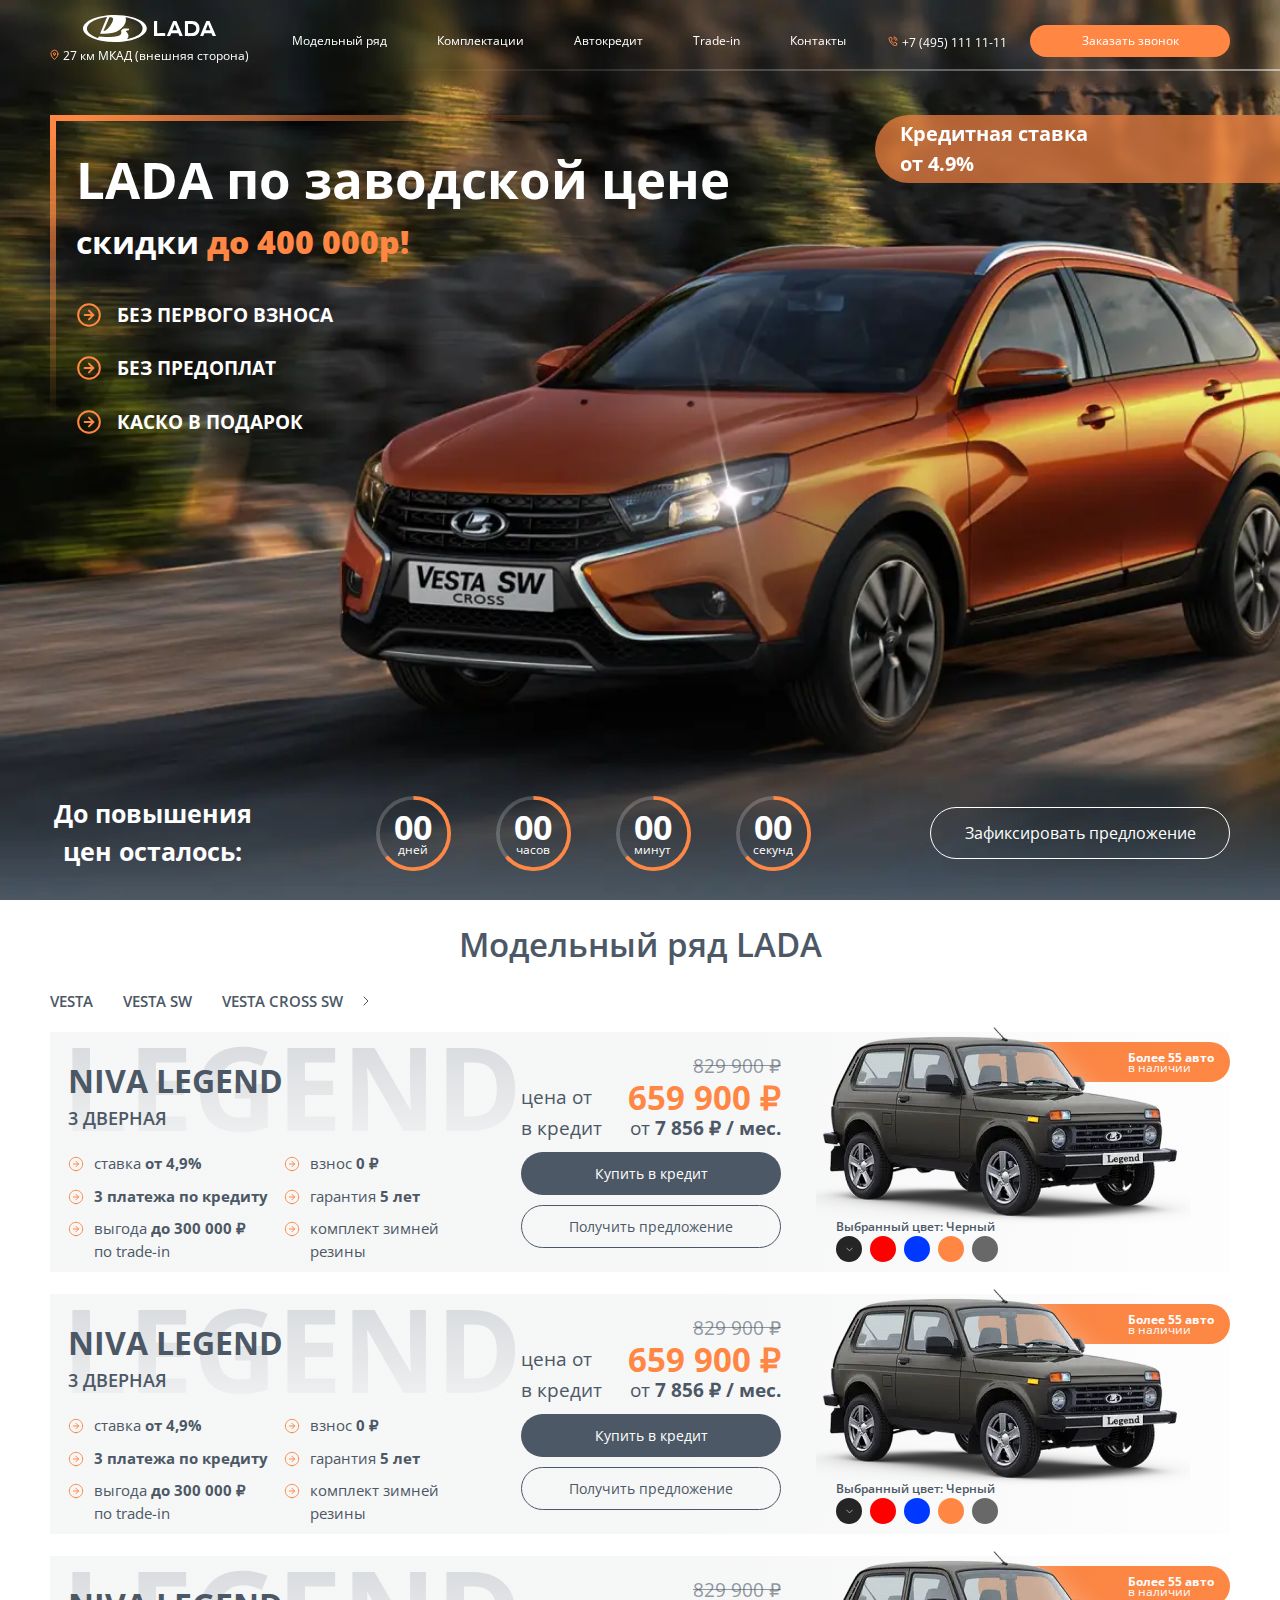
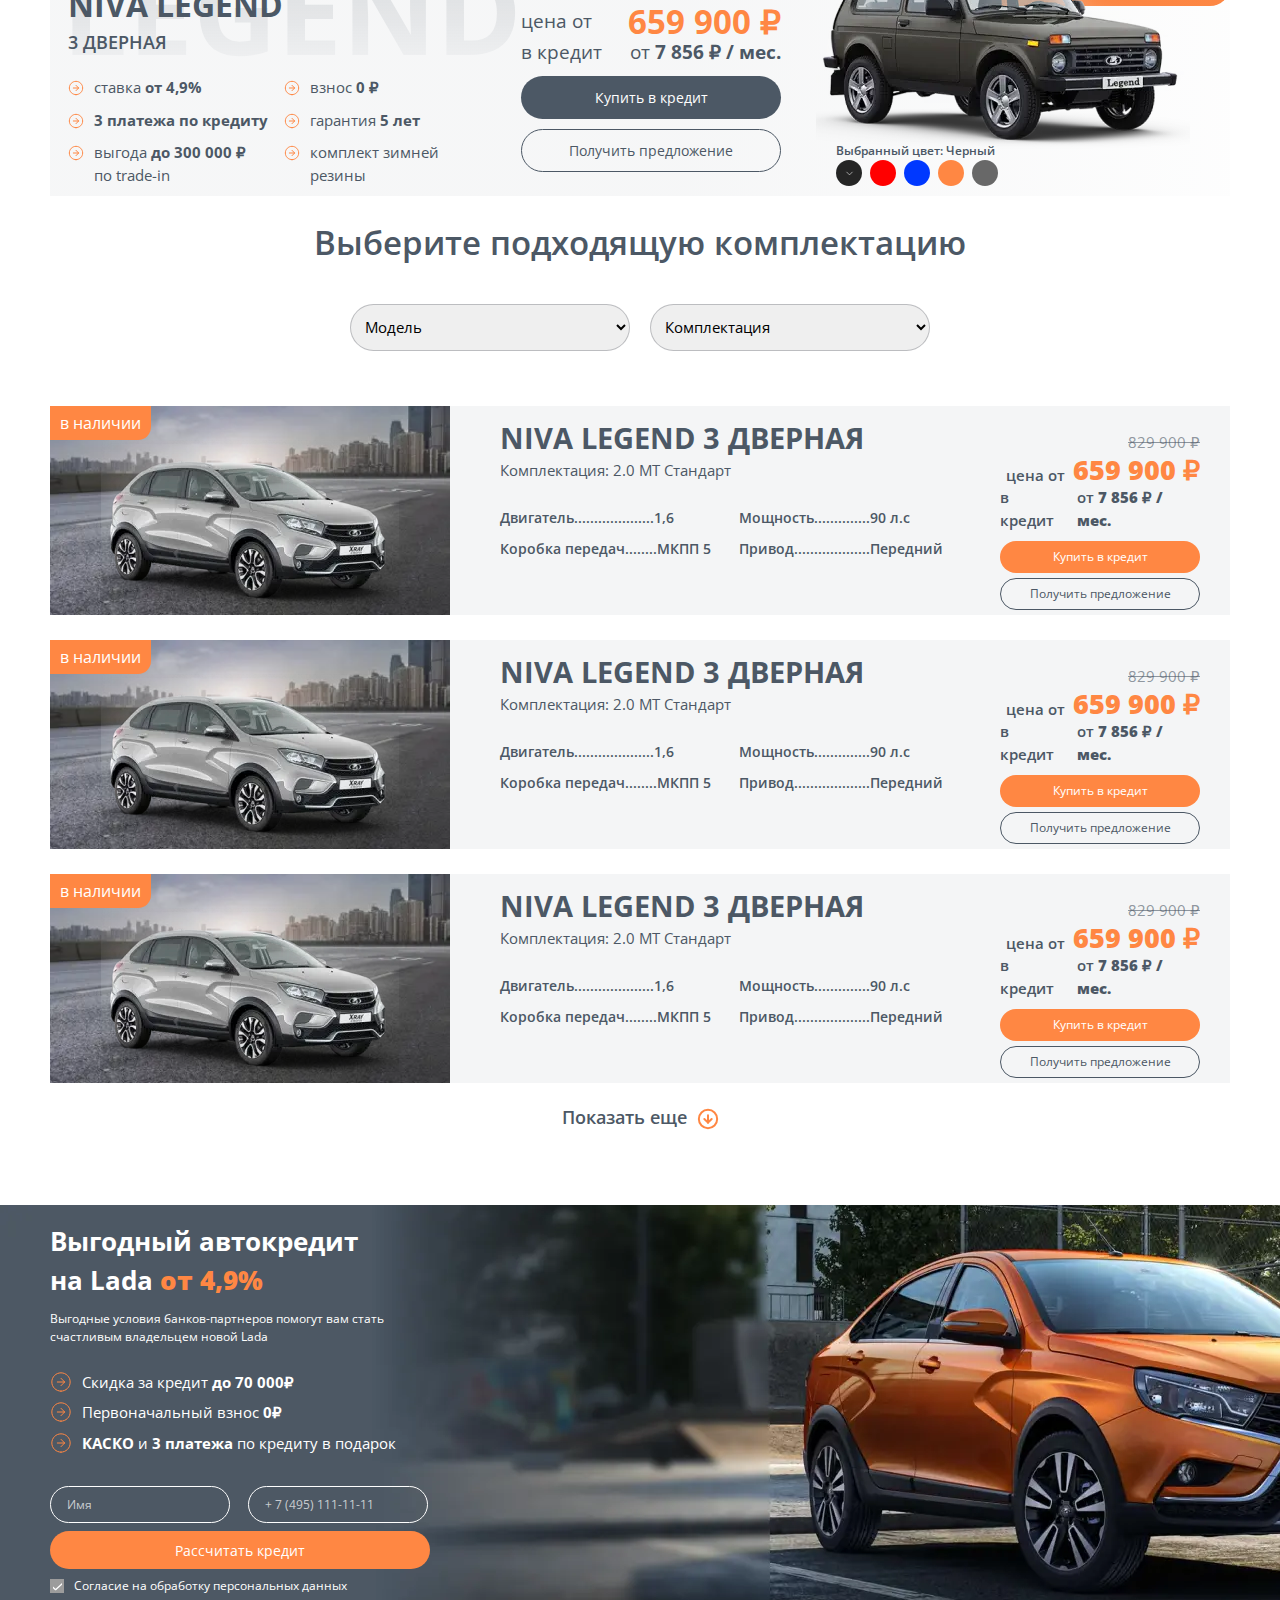
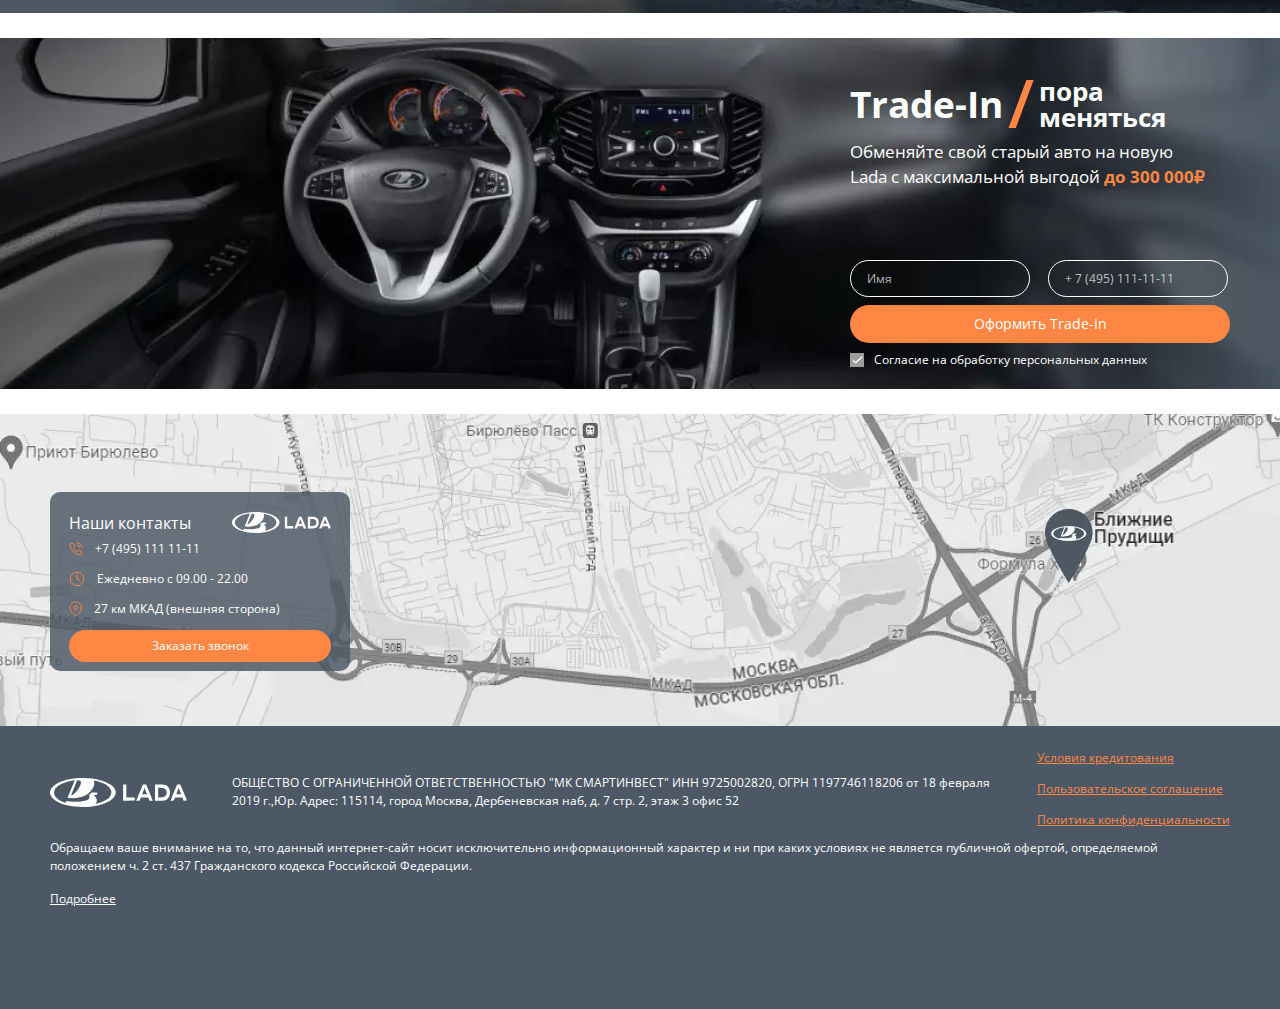
<file: lada/index.html>
<!DOCTYPE html>
<html lang="en">

<head>
    <meta charset="UTF-8">
    <meta name="viewport" content="width=device-width, initial-scale=1.0">
    <title>Document</title>

    <link rel="shortcut icon" href="./img/favicon.svg" type="image/x-icon">
    <link rel="preconnect" href="https://fonts.googleapis.com">
    <link rel="preconnect" href="https://fonts.gstatic.com" crossorigin>
    <link href="https://fonts.googleapis.com/css2?family=Open+Sans:ital,wght@0,300..800;1,300..800&display=swap"
        rel="stylesheet">

    <link rel="stylesheet" href="./css/style.css">
</head>

<body>

    <!-- Header -->
    <header class="header">
        <div class="container">
            <div class="wrapper-logo-address">
                <svg class="white-logo" width="133" height="27" viewBox="0 0 133 27" fill="none"
                    xmlns="http://www.w3.org/2000/svg">
                    <path fill-rule="evenodd" clip-rule="evenodd"
                        d="M29.0195 0.0459966C35.8818 -0.181156 42.8057 0.415119 49.4609 2.23492C52.7539 3.1745 56.0124 4.40577 58.9132 6.31592C60.7706 7.58333 62.5713 9.17855 63.4223 11.383C64.1302 13.1511 63.849 15.2394 62.8525 16.8243C61.4391 19.1474 59.1574 20.7014 56.8584 21.9378C51.3577 24.7798 45.2453 26.0162 39.1847 26.6874C32.1521 27.263 25.0259 27.1055 18.0871 25.6936C13.842 24.8159 9.61653 23.5356 5.82771 21.3002C3.86176 20.1128 1.95748 18.6183 0.788277 16.5378C-0.0972615 14.9916 -0.255129 13.0118 0.408408 11.3468C1.06701 9.61221 2.36695 8.2493 3.76803 7.14193C6.22238 5.23694 9.06893 3.96954 11.9574 2.97317C17.468 1.11465 23.2524 0.337681 29.0195 0.0459966ZM19.6929 2.70213C15.5168 3.60558 11.3087 4.90654 7.74926 7.44136C5.90664 8.77329 4.1627 10.6705 3.9111 13.1073C3.7483 15.2575 5.00137 17.2063 6.49125 18.5615C8.94313 20.7995 12.0191 22.0927 15.0778 23.1355C15.3294 22.578 15.5834 22.0204 15.8474 21.468C17.9983 21.6513 20.1345 22.0488 22.2977 22.0875C25.021 22.1288 27.7565 22.1701 30.4649 21.8165C32.5517 21.5713 34.7274 21.3906 36.6193 20.3503C37.5468 19.8521 38.23 18.8558 38.2818 17.7536C38.3879 16.9146 38.0154 16.0189 38.3238 15.2213C39.0761 14.5141 39.9493 13.9384 40.8151 13.3938C42.6183 13.3602 44.4288 13.5538 46.232 13.6803C46.0716 14.2404 46.0075 14.8625 45.677 15.3452C44.7026 15.7092 43.6025 15.6447 42.6873 16.1867C43.8615 17.2063 45.117 18.386 45.3736 20.0483C45.7041 21.5687 45.0529 23.0787 44.1254 24.2197C47.4998 23.6027 50.8052 22.467 53.854 20.8253C55.6103 19.8392 57.3 18.6105 58.4914 16.9095C59.6187 15.2471 60.0059 12.9343 59.0834 11.0732C57.818 8.33706 55.2329 6.59728 52.6873 5.33503C49.4855 3.77594 46.0322 2.86991 42.5591 2.2788C42.786 3.28808 42.9809 4.31801 42.9192 5.36085C42.8995 7.11353 42.1077 8.73458 41.1506 10.1285C38.4767 13.8636 34.5522 16.6359 30.2059 17.7148C25.9287 18.8274 21.4763 19.0184 17.093 18.7138C17.2632 17.8078 17.7196 17.0101 18.0501 16.1661C20.0432 11.4552 22.0412 6.74441 24.0417 2.03616C22.574 2.09811 21.1384 2.45433 19.6929 2.70213ZM20.4354 16.1144C22.3643 15.6911 24.0096 14.4134 25.3614 12.9627C26.908 11.2436 28.2178 9.29213 29.2563 7.19872C29.8088 6.0294 30.3317 4.64841 29.8976 3.35519C29.2415 2.04132 27.5986 2.20136 26.3998 2.16006C24.3426 6.77797 22.463 11.4811 20.4354 16.1144ZM71.0049 6.2075C71.9841 5.9468 73.1089 6.17911 74.1449 6.09909C74.1499 10.1078 74.1548 14.1165 74.1425 18.1253C76.8238 18.1537 79.51 18.084 82.1888 18.1614C82.4083 19.0648 82.2061 20.0999 82.285 21.055C78.5159 21.0963 74.7443 21.0989 70.9753 21.0782C71.0073 16.1222 70.9456 11.161 71.0049 6.2075ZM89.019 8.83524C89.426 7.91115 89.7738 6.95608 90.2721 6.07844C91.3057 6.11458 92.3392 6.09909 93.3752 6.09909C95.5212 11.0939 97.682 16.0809 99.8009 21.086C98.7057 21.0757 97.608 21.0782 96.5128 21.086C96.1083 20.1206 95.7013 19.1552 95.3017 18.1846C92.9682 18.1614 90.6347 18.1924 88.3037 18.1666C87.8646 19.1191 87.4552 20.0844 87.0975 21.0705C85.985 21.1944 84.8627 21.1763 83.7502 21.086C85.5213 17.0102 87.2578 12.9188 89.019 8.83783V8.83524ZM89.4038 15.2058C90.9998 15.2058 92.5982 15.211 94.1966 15.1981C93.3875 13.2002 92.5957 11.192 91.7817 9.19662C90.9677 11.1894 90.1833 13.1976 89.4038 15.2058ZM101.915 6.09909C104.238 6.11974 106.565 6.0707 108.888 6.12232C111.024 6.18944 113.338 6.74183 114.833 8.4558C116.389 10.1698 116.666 12.7123 116.414 14.9632C116.212 17.1134 114.993 19.1913 113.101 20.1387C111.34 21.0215 109.335 21.1195 107.413 21.0808C105.578 21.1996 103.74 21.0395 101.903 21.0757C101.925 16.0835 101.903 11.0913 101.915 6.09909ZM105.033 9.0624C105.025 12.0877 105.025 15.1129 105.033 18.1382C107.038 18.0375 109.167 18.3886 111.056 17.5006C113.937 16.1609 113.994 11.0913 111.118 9.71288C109.219 8.77588 107.058 9.13467 105.033 9.0624ZM116.986 21.1505C118.969 16.0757 121.271 11.13 123.365 6.09909C124.411 6.10167 125.457 6.10942 126.503 6.08618C128.75 11.0319 130.785 16.0861 133 21.0498C131.888 21.0498 130.773 21.197 129.663 21.0653C129.28 20.0922 128.858 19.1371 128.459 18.1691C126.118 18.1795 123.775 18.1562 121.434 18.1795C121.019 19.132 120.691 20.1283 120.203 21.0421C119.159 21.2873 118.052 20.9698 116.986 21.1505ZM122.586 15.2033C124.177 15.211 125.77 15.2162 127.364 15.2033C126.582 13.2002 125.765 11.21 124.964 9.21469C124.135 11.1971 123.34 13.195 122.586 15.2058V15.2033Z"
                        fill="white" />
                </svg>

                <svg class="gray-logo" width="133" height="27" viewBox="0 0 133 27" fill="none"
                    xmlns="http://www.w3.org/2000/svg">
                    <path fill-rule="evenodd" clip-rule="evenodd"
                        d="M29.0195 0.0459966C35.8818 -0.181156 42.8057 0.415119 49.4609 2.23492C52.7539 3.1745 56.0124 4.40577 58.9132 6.31592C60.7706 7.58333 62.5713 9.17855 63.4223 11.383C64.1302 13.1511 63.849 15.2394 62.8525 16.8243C61.4391 19.1474 59.1574 20.7014 56.8584 21.9378C51.3577 24.7798 45.2453 26.0162 39.1847 26.6874C32.1521 27.263 25.0259 27.1055 18.0871 25.6936C13.842 24.8159 9.61653 23.5356 5.82771 21.3002C3.86176 20.1128 1.95748 18.6183 0.788277 16.5378C-0.0972615 14.9916 -0.255129 13.0118 0.408408 11.3468C1.06701 9.61221 2.36695 8.2493 3.76803 7.14193C6.22238 5.23694 9.06893 3.96954 11.9574 2.97317C17.468 1.11465 23.2524 0.337681 29.0195 0.0459966ZM19.6929 2.70213C15.5168 3.60558 11.3087 4.90654 7.74926 7.44136C5.90664 8.77329 4.1627 10.6705 3.9111 13.1073C3.7483 15.2575 5.00137 17.2063 6.49125 18.5615C8.94313 20.7995 12.0191 22.0927 15.0778 23.1355C15.3294 22.578 15.5834 22.0204 15.8474 21.468C17.9983 21.6513 20.1345 22.0488 22.2977 22.0875C25.021 22.1288 27.7565 22.1701 30.4649 21.8165C32.5517 21.5713 34.7274 21.3906 36.6193 20.3503C37.5468 19.8521 38.23 18.8558 38.2818 17.7536C38.3879 16.9146 38.0154 16.0189 38.3238 15.2213C39.0761 14.5141 39.9493 13.9384 40.8151 13.3938C42.6183 13.3602 44.4288 13.5538 46.232 13.6803C46.0716 14.2404 46.0075 14.8625 45.677 15.3452C44.7026 15.7092 43.6025 15.6447 42.6873 16.1867C43.8615 17.2063 45.117 18.386 45.3736 20.0483C45.7041 21.5687 45.0529 23.0787 44.1254 24.2197C47.4998 23.6027 50.8052 22.467 53.854 20.8253C55.6103 19.8392 57.3 18.6105 58.4914 16.9095C59.6187 15.2471 60.0059 12.9343 59.0834 11.0732C57.818 8.33706 55.2329 6.59728 52.6873 5.33503C49.4855 3.77594 46.0322 2.86991 42.5591 2.2788C42.786 3.28808 42.9809 4.31801 42.9192 5.36085C42.8995 7.11353 42.1077 8.73458 41.1506 10.1285C38.4767 13.8636 34.5522 16.6359 30.2059 17.7148C25.9287 18.8274 21.4763 19.0184 17.093 18.7138C17.2632 17.8078 17.7196 17.0101 18.0501 16.1661C20.0432 11.4552 22.0412 6.74441 24.0417 2.03616C22.574 2.09811 21.1384 2.45433 19.6929 2.70213ZM20.4354 16.1144C22.3643 15.6911 24.0096 14.4134 25.3614 12.9627C26.908 11.2436 28.2178 9.29213 29.2563 7.19872C29.8088 6.0294 30.3317 4.64841 29.8976 3.35519C29.2415 2.04132 27.5986 2.20136 26.3998 2.16006C24.3426 6.77797 22.463 11.4811 20.4354 16.1144ZM71.0049 6.2075C71.9841 5.9468 73.1089 6.17911 74.1449 6.09909C74.1499 10.1078 74.1548 14.1165 74.1425 18.1253C76.8238 18.1537 79.51 18.084 82.1888 18.1614C82.4083 19.0648 82.2061 20.0999 82.285 21.055C78.5159 21.0963 74.7443 21.0989 70.9753 21.0782C71.0073 16.1222 70.9456 11.161 71.0049 6.2075ZM89.019 8.83524C89.426 7.91115 89.7738 6.95608 90.2721 6.07844C91.3057 6.11458 92.3392 6.09909 93.3752 6.09909C95.5212 11.0939 97.682 16.0809 99.8009 21.086C98.7057 21.0757 97.608 21.0782 96.5128 21.086C96.1083 20.1206 95.7013 19.1552 95.3017 18.1846C92.9682 18.1614 90.6347 18.1924 88.3037 18.1666C87.8646 19.1191 87.4552 20.0844 87.0975 21.0705C85.985 21.1944 84.8627 21.1763 83.7502 21.086C85.5213 17.0102 87.2578 12.9188 89.019 8.83783V8.83524ZM89.4038 15.2058C90.9998 15.2058 92.5982 15.211 94.1966 15.1981C93.3875 13.2002 92.5957 11.192 91.7817 9.19662C90.9677 11.1894 90.1833 13.1976 89.4038 15.2058ZM101.915 6.09909C104.238 6.11974 106.565 6.0707 108.888 6.12232C111.024 6.18944 113.338 6.74183 114.833 8.4558C116.389 10.1698 116.666 12.7123 116.414 14.9632C116.212 17.1134 114.993 19.1913 113.101 20.1387C111.34 21.0215 109.335 21.1195 107.413 21.0808C105.578 21.1996 103.74 21.0395 101.903 21.0757C101.925 16.0835 101.903 11.0913 101.915 6.09909ZM105.033 9.0624C105.025 12.0877 105.025 15.1129 105.033 18.1382C107.038 18.0375 109.167 18.3886 111.056 17.5006C113.937 16.1609 113.994 11.0913 111.118 9.71288C109.219 8.77588 107.058 9.13467 105.033 9.0624ZM116.986 21.1505C118.969 16.0757 121.271 11.13 123.365 6.09909C124.411 6.10167 125.457 6.10942 126.503 6.08618C128.75 11.0319 130.785 16.0861 133 21.0498C131.888 21.0498 130.773 21.197 129.663 21.0653C129.28 20.0922 128.858 19.1371 128.459 18.1691C126.118 18.1795 123.775 18.1562 121.434 18.1795C121.019 19.132 120.691 20.1283 120.203 21.0421C119.159 21.2873 118.052 20.9698 116.986 21.1505ZM122.586 15.2033C124.177 15.211 125.77 15.2162 127.364 15.2033C126.582 13.2002 125.765 11.21 124.964 9.21469C124.135 11.1971 123.34 13.195 122.586 15.2058V15.2033Z"
                        fill="#4C5865" />
                </svg>

                <div>
                    <svg width="9" height="11" viewBox="0 0 9 11" fill="none" xmlns="http://www.w3.org/2000/svg">
                        <path
                            d="M8 4.93928C8 7.86402 4.5 10.3709 4.5 10.3709C4.5 10.3709 1 7.86402 1 4.93928C1 3.94197 1.36875 2.9855 2.02513 2.2803C2.6815 1.57509 3.57174 1.17891 4.5 1.17891C5.42826 1.17891 6.3185 1.57509 6.97487 2.2803C7.63125 2.9855 8 3.94197 8 4.93928Z"
                            stroke="#FF8743" stroke-linecap="round" stroke-linejoin="round" />
                        <path
                            d="M4.49992 6.19274C5.14425 6.19274 5.66659 5.63154 5.66659 4.93928C5.66659 4.24701 5.14425 3.68582 4.49992 3.68582C3.85559 3.68582 3.33325 4.24701 3.33325 4.93928C3.33325 5.63154 3.85559 6.19274 4.49992 6.19274Z"
                            stroke="#FF8743" stroke-linecap="round" stroke-linejoin="round" />
                    </svg>
                    <span>27 км МКАД (внешняя сторона)</span>
                </div>
            </div>

            <nav class="header-nav-desc">
                <ul class="header-nav-desc-list">
                    <li><a href="#models">Модельный ряд</a></li>
                    <li><a href="#equipments">Комплектации</a></li>
                    <li><a href="#credit">Автокредит</a></li>
                    <li><a href="#trade-in">Trade-in</a></li>
                    <li><a href="#contacts">Контакты</a></li>
                </ul>
            </nav>

            <div class="side-menu">
                <ul class="side-menu-list">
                    <li><a href="#models">Модельный ряд</a></li>
                    <li><a href="#equipments">Комплектации</a></li>
                    <li><a href="#credit">Автокредит</a></li>
                    <li><a href="#trade-in">Trade-in</a></li>
                    <li><a href="#contacts">Контакты</a></li>
                </ul>

                <a class="btn equip" data-fancybox="" href="#modal-callback">Заказать звонок</a>

                <svg class="bg-logo-side-menu" width="360" height="202" viewBox="0 0 360 202" fill="none"
                    xmlns="http://www.w3.org/2000/svg">
                    <path fill-rule="evenodd" clip-rule="evenodd"
                        d="M107.865 0.373084C163.641 -1.46937 219.917 3.36708 274.009 18.1277C300.774 25.7488 327.258 35.7357 350.836 51.2291C365.932 61.5092 380.568 74.4483 387.485 92.3285C393.239 106.67 390.953 123.608 382.854 136.464C371.366 155.307 352.821 167.911 334.135 177.94C289.426 200.992 239.746 211.02 190.486 216.464C133.327 221.133 75.406 219.856 19.0089 208.403C-15.495 201.285 -49.8385 190.9 -80.6334 172.769C-96.6123 163.138 -112.09 151.015 -121.593 134.14C-128.791 121.598 -130.074 105.54 -124.681 92.0354C-119.328 77.9657 -108.762 66.9109 -97.3741 57.929C-77.4256 42.4774 -54.2894 32.1974 -30.8123 24.1157C13.9766 9.04101 60.9909 2.73897 107.865 0.373084ZM32.0606 21.9173C-1.88195 29.2452 -36.0851 39.7975 -65.0154 60.3577C-79.9919 71.1612 -94.1663 86.5499 -96.2113 106.314C-97.5345 123.755 -87.3498 139.562 -75.2403 150.554C-55.3119 168.707 -30.3111 179.196 -5.45061 187.655C-3.40563 183.132 -1.34062 178.61 0.804596 174.129C18.2871 175.616 35.6493 178.84 53.2321 179.154C75.3659 179.489 97.6 179.824 119.613 176.956C136.575 174.967 154.258 173.501 169.635 165.064C177.173 161.023 182.727 152.941 183.148 144.001C184.01 137.197 180.983 129.931 183.489 123.462C189.604 117.725 196.701 113.056 203.738 108.638C218.394 108.366 233.109 109.937 247.765 110.962C246.462 115.506 245.941 120.552 243.254 124.467C235.335 127.419 226.393 126.896 218.955 131.292C228.498 139.562 238.703 149.131 240.788 162.614C243.475 174.946 238.182 187.194 230.643 196.448C258.07 191.444 284.936 182.232 309.716 168.916C323.99 160.918 337.724 150.952 347.407 137.155C356.57 123.671 359.717 104.912 352.219 89.8161C341.934 67.6228 320.923 53.5113 300.233 43.273C274.209 30.6271 246.141 23.2782 217.913 18.4836C219.757 26.67 221.341 35.0239 220.84 43.4824C220.679 57.6987 214.244 70.8471 206.465 82.1531C184.732 112.449 152.834 134.935 117.508 143.687C82.7438 152.711 46.5559 154.26 10.9292 151.79C12.3126 144.441 16.0216 137.971 18.7081 131.125C34.9075 92.9147 51.147 54.7047 67.4065 16.5155C55.4775 17.018 43.8092 19.9073 32.0606 21.9173ZM38.0953 130.706C53.7734 127.272 67.1459 116.909 78.1326 105.142C90.7032 91.1979 101.349 75.3695 109.79 58.3896C114.281 48.9051 118.531 37.7038 115.002 27.2144C109.669 16.5574 96.3168 17.8555 86.5732 17.5205C69.8525 54.9768 54.5753 93.1241 38.0953 130.706ZM449.115 50.3498C457.074 48.2351 466.216 50.1195 474.637 49.4704C474.677 81.9856 474.717 114.501 474.617 147.016C496.41 147.246 518.243 146.681 540.016 147.309C541.8 154.637 540.156 163.033 540.798 170.78C510.163 171.115 479.509 171.135 448.874 170.968C449.135 130.769 448.634 90.5279 449.115 50.3498ZM595.531 71.6637C598.839 64.1682 601.666 56.4215 605.716 49.3029C614.116 49.596 622.516 49.4704 630.937 49.4704C648.379 89.9836 665.942 130.434 683.164 171.031C674.262 170.947 665.34 170.968 656.439 171.031C653.151 163.2 649.843 155.37 646.595 147.498C627.629 147.309 608.663 147.56 589.717 147.351C586.148 155.077 582.82 162.907 579.913 170.905C570.871 171.91 561.749 171.764 552.707 171.031C567.102 137.971 581.216 104.786 595.531 71.6846V71.6637ZM598.658 123.336C611.63 123.336 624.622 123.378 637.613 123.273C631.037 107.068 624.601 90.7792 617.985 74.5948C611.369 90.7582 604.994 107.047 598.658 123.336ZM700.346 49.4704C719.232 49.6379 738.138 49.2401 757.023 49.6588C774.386 50.2032 793.191 54.6837 805.341 68.5859C817.992 82.4881 820.237 103.111 818.192 121.368C816.548 138.809 806.644 155.663 791.267 163.347C776.952 170.507 760.652 171.303 745.034 170.989C730.118 171.952 715.182 170.654 700.245 170.947C700.426 130.455 700.245 89.9626 700.346 49.4704ZM725.687 73.5061C725.627 98.0443 725.627 122.582 725.687 147.121C741.987 146.304 759.289 149.152 774.646 141.949C798.063 131.083 798.524 89.9626 775.148 78.7822C759.71 71.1821 742.147 74.0924 725.687 73.5061ZM822.843 171.554C838.963 130.392 857.668 90.2767 874.69 49.4704C883.19 49.4913 891.691 49.5542 900.192 49.3657C918.456 89.4811 934.996 130.476 953 170.738C943.958 170.738 934.896 171.931 925.874 170.863C922.766 162.97 919.338 155.223 916.09 147.372C897.064 147.456 878.018 147.267 858.991 147.456C855.623 155.181 852.957 163.263 848.987 170.675C840.506 172.664 831.505 170.089 822.843 171.554ZM868.354 123.315C881.286 123.378 894.237 123.42 907.189 123.315C900.833 107.068 894.197 90.9257 887.681 74.7414C880.945 90.821 874.489 107.026 868.354 123.336V123.315Z"
                        fill="#4C5865" fill-opacity="0.07" />
                </svg>
            </div>

            <div class="wrapper-tel-n-callback">
                <div>
                    <svg width="10" height="11" viewBox="0 0 10 11" fill="none" xmlns="http://www.w3.org/2000/svg">
                        <path
                            d="M5.95521 2.64279C6.32929 2.72106 6.67308 2.91724 6.94259 3.20624C7.21209 3.49524 7.39504 3.86391 7.46803 4.26505M5.95521 1C6.7324 1.09259 7.45715 1.4658 8.01044 2.05837C8.56373 2.65094 8.91268 3.42764 9 4.26094M8.61701 7.53831V8.77041C8.61744 8.88479 8.59559 8.998 8.55286 9.1028C8.51013 9.2076 8.44746 9.30168 8.36886 9.379C8.29026 9.45633 8.19747 9.5152 8.09642 9.55184C7.99538 9.58849 7.88831 9.6021 7.78208 9.5918C6.60355 9.45448 5.47149 9.02263 4.47685 8.33096C3.55148 7.7004 2.76692 6.85909 2.1789 5.86677C1.53163 4.79534 1.12882 3.57548 1.00311 2.30602C0.993538 2.19245 1.00612 2.07798 1.04007 1.96991C1.07401 1.86185 1.12857 1.76254 1.20026 1.67832C1.27195 1.5941 1.35922 1.52681 1.45649 1.48073C1.55377 1.43466 1.65892 1.41081 1.76526 1.4107H2.91424C3.10011 1.40874 3.2803 1.47932 3.42123 1.60928C3.56216 1.73925 3.65421 1.91974 3.68023 2.1171C3.72872 2.5114 3.81866 2.89854 3.94832 3.27116C3.99985 3.41816 4.01101 3.57792 3.98046 3.7315C3.94991 3.88509 3.87895 4.02607 3.77598 4.13773L3.28958 4.65932C3.83479 5.68752 4.62869 6.53886 5.58753 7.12351L6.07393 6.60192C6.17807 6.4915 6.30953 6.4154 6.45276 6.38265C6.59599 6.34989 6.74497 6.36185 6.88205 6.41711C7.22953 6.55615 7.59056 6.65259 7.95826 6.70459C8.1443 6.73274 8.31421 6.83323 8.43567 6.98695C8.55713 7.14067 8.62167 7.3369 8.61701 7.53831Z"
                            stroke="#FF8743" stroke-linecap="round" stroke-linejoin="round" />
                    </svg>
                    <a href="tel:+7 (495) 111 11-11">+7 (495) 111 11-11</a>
                </div>
                <button class="btn equip">Заказать звонок</button>
            </div>
            <div class="burger-open"></div>
            <!-- <svg class="burger-close" width="41" height="41" viewBox="0 0 41 41" fill="none"
                xmlns="http://www.w3.org/2000/svg">
                <path d="M26.3867 14.4997L14.3686 26.2555" stroke="#4C5865" stroke-width="3" stroke-linecap="round"
                    stroke-linejoin="round" />
                <path d="M14.5 14.3685L26.2557 26.3866" stroke="#4C5865" stroke-width="3" stroke-linecap="round"
                    stroke-linejoin="round" />
            </svg> -->
            <div class="burger-close">+</div>
        </div>

    </header>


    <!-- Main -->
    <main class="main">

        <!-- Banner -->
        <section class="banner">
            <!-- <img class="banner-desc" src="./img/banner-desc.webp" alt=""> -->
            <p class="absolute-text-credit">Кредитная ставка<br /> от 4.9%</p>
            <div class="container">
                <div class="wrapper-content">
                    <div>
                        <h3 class="title-banner">LADA по заводской цене</h3>
                        <p>скидки <b>до 400 000р!</b></p>
                    </div>
                    <ul class="list-banner">
                        <li>без первого взноса</li>
                        <li>без предоплат</li>
                        <li>каско в подарок</li>
                    </ul>
                </div>

                <div class="wrapper-timer">

                    <p class="timer-title">До повышения
                        цен осталось:</p>

                    <div class="timer">
                        <div class="time-count__item time-count__days">
                            <div class="time-count__val">00</div>
                            <span class="time-count__text">дней</span>
                            <div class="count-round">
                                <svg viewBox="0 0 100 100" class="pie">
                                    <circle class="background" r="50%" cx="50%" cy="50%"></circle>
                                    <circle class="chart chart-days" r="50%" cx="50%" cy="50%"
                                        stroke-dasharray="200 200">
                                    </circle>
                                </svg>
                            </div>
                        </div>
                        <div class="time-count__item time-count__hours">
                            <div class="time-count__val">00</div>
                            <span class="time-count__text">часов</span>
                            <div class="count-round">
                                <svg viewBox="0 0 100 100" class="pie">
                                    <circle class="background" r="50%" cx="50%" cy="50%"></circle>
                                    <circle class="chart chart-hours" r="50%" cx="50%" cy="50%"
                                        stroke-dasharray="200 200">
                                    </circle>
                                </svg>
                            </div>
                        </div>
                        <div class="time-count__item time-count__minutes">
                            <div class="time-count__val">00</div>
                            <span class="time-count__text">минут</span>
                            <div class="count-round">
                                <svg viewBox="0 0 100 100" class="pie">
                                    <circle class="background" r="50%" cx="50%" cy="50%"></circle>
                                    <circle class="chart chart-minutes" r="50%" cx="50%" cy="50%"
                                        stroke-dasharray="200 200"></circle>
                                </svg>
                            </div>
                        </div>
                        <div class="time-count__item time-count__seconds">
                            <div class="time-count__val">00</div>
                            <span class="time-count__text">секунд</span>
                            <div class="count-round">
                                <svg viewBox="0 0 100 100" class="pie">
                                    <circle class="background" r="50%" cx="50%" cy="50%"></circle>
                                    <circle class="chart chart-seconds" r="50%" cx="50%" cy="50%"
                                        stroke-dasharray="200 200">
                                    </circle>
                                </svg>
                            </div>
                        </div>
                    </div>

                    <button class="btn white">Зафиксировать предложение</button>

                </div>
            </div>
        </section>

        <!-- Models -->
        <section class="models" id="models">
            <div class="container">
                <h3 class="section-title">Модельный ряд LADA</h3>

                <div class="wrapper-model-row">
                    <p>Vesta</p>
                    <p>Vesta SW</p>
                    <p>Vesta Cross SW</p>
                    <p>
                        <svg width="16" height="16" viewBox="0 0 16 16" fill="none" xmlns="http://www.w3.org/2000/svg">
                            <path d="M6 12L10 8L6 4" stroke="#4C5865" stroke-linecap="round" stroke-linejoin="round" />
                        </svg>
                    </p>
                </div>

                <div class="wrapper-models">

                    <div class="item-model">
                        <p class="background-text">LEGEND</p>
                        <div class="left-item-model">
                            <div>
                                <h3 class="title-item-model">Niva Legend</h3>
                                <p class="text-doors-model">3 дверная</p>
                            </div>
                            <ul class="list-model">
                                <li>Ставка <b>от 4,9%</b></li>
                                <li>Взнос <b>0 ₽</b></li>
                                <li><b>3 платежа по кредиту</b></li>
                                <li>Гарантия <b>5 лет</b></li>
                                <li>Выгода <b>до 300 000 ₽</b><br /> по Trade-in</li>
                                <li>комплект зимней<br /> резины</li>
                            </ul>
                        </div>
                        <div class="center-item-model">
                            <div class="wrapper-price-model">
                                <del class="old-price">829 900 ₽</del>
                                <p class="new-price">цена от <b>659 900 ₽</b></p>
                                <p class="credit-price">в кредит <span>от <b>7 856 ₽ / мес. </b></span></p>
                            </div>
                            <div class="wrapper-button-model">
                                <button class="btn">Купить в кредит</button>
                                <button class="btn white">Получить предложение</button>
                            </div>
                        </div>
                        <div class="right-item-model">
                            <img class="main-img-model" src="./img/car-model.webp" alt="">
                            <p class="absolute-text-model"><b>Более 55 авто</b><br />в наличии</p>
                            <div class="wrapper-color-n-text">
                                <p class="name-color">Выбранный цвет: Черный</p>
                                <div class="wrapper-color">
                                    <span class="active" style="background-color: #252525;"><svg width="11" height="11"
                                            viewBox="0 0 11 11" fill="none" xmlns="http://www.w3.org/2000/svg">
                                            <path d="M2.75 4.125L5.5 6.875L8.25 4.125" stroke="white"
                                                stroke-opacity="0.56" stroke-linecap="round" stroke-linejoin="round" />
                                        </svg></span>
                                    <span style="background-color: #FF0000;"><svg width="11" height="11"
                                            viewBox="0 0 11 11" fill="none" xmlns="http://www.w3.org/2000/svg">
                                            <path d="M2.75 4.125L5.5 6.875L8.25 4.125" stroke="white"
                                                stroke-opacity="0.56" stroke-linecap="round" stroke-linejoin="round" />
                                        </svg></span>
                                    <span style="background-color: #0038FF;"><svg width="11" height="11"
                                            viewBox="0 0 11 11" fill="none" xmlns="http://www.w3.org/2000/svg">
                                            <path d="M2.75 4.125L5.5 6.875L8.25 4.125" stroke="white"
                                                stroke-opacity="0.56" stroke-linecap="round" stroke-linejoin="round" />
                                        </svg></span>
                                    <span style="background-color: #FF8743;"><svg width="11" height="11"
                                            viewBox="0 0 11 11" fill="none" xmlns="http://www.w3.org/2000/svg">
                                            <path d="M2.75 4.125L5.5 6.875L8.25 4.125" stroke="white"
                                                stroke-opacity="0.56" stroke-linecap="round" stroke-linejoin="round" />
                                        </svg></span>
                                    <span style="background-color: #686868;"><svg width="11" height="11"
                                            viewBox="0 0 11 11" fill="none" xmlns="http://www.w3.org/2000/svg">
                                            <path d="M2.75 4.125L5.5 6.875L8.25 4.125" stroke="white"
                                                stroke-opacity="0.56" stroke-linecap="round" stroke-linejoin="round" />
                                        </svg></span>
                                </div>
                            </div>
                        </div>
                    </div>

                    <div class="item-model">
                        <p class="background-text">LEGEND</p>
                        <div class="left-item-model">
                            <div>
                                <h3 class="title-item-model">Niva Legend</h3>
                                <p class="text-doors-model">3 дверная</p>
                            </div>
                            <ul class="list-model">
                                <li>Ставка <b>от 4,9%</b></li>
                                <li>Взнос <b>0 ₽</b></li>
                                <li><b>3 платежа по кредиту</b></li>
                                <li>Гарантия <b>5 лет</b></li>
                                <li>Выгода <b>до 300 000 ₽</b><br /> по Trade-in</li>
                                <li>комплект зимней<br /> резины</li>
                            </ul>
                        </div>
                        <div class="center-item-model">
                            <div class="wrapper-price-model">
                                <del class="old-price">829 900 ₽</del>
                                <p class="new-price">цена от <b>659 900 ₽</b></p>
                                <p class="credit-price">в кредит <span>от <b>7 856 ₽ / мес. </b></span></p>
                            </div>
                            <div class="wrapper-button-model">
                                <button class="btn">Купить в кредит</button>
                                <button class="btn white">Получить предложение</button>
                            </div>
                        </div>
                        <div class="right-item-model">
                            <img class="main-img-model" src="./img/car-model.webp" alt="">
                            <p class="absolute-text-model"><b>Более 55 авто</b><br />в наличии</p>
                            <div class="wrapper-color-n-text">
                                <p class="name-color">Выбранный цвет: Черный</p>
                                <div class="wrapper-color">
                                    <span class="active" style="background-color: #252525;"><svg width="11" height="11"
                                            viewBox="0 0 11 11" fill="none" xmlns="http://www.w3.org/2000/svg">
                                            <path d="M2.75 4.125L5.5 6.875L8.25 4.125" stroke="white"
                                                stroke-opacity="0.56" stroke-linecap="round" stroke-linejoin="round" />
                                        </svg></span>
                                    <span style="background-color: #FF0000;"><svg width="11" height="11"
                                            viewBox="0 0 11 11" fill="none" xmlns="http://www.w3.org/2000/svg">
                                            <path d="M2.75 4.125L5.5 6.875L8.25 4.125" stroke="white"
                                                stroke-opacity="0.56" stroke-linecap="round" stroke-linejoin="round" />
                                        </svg></span>
                                    <span style="background-color: #0038FF;"><svg width="11" height="11"
                                            viewBox="0 0 11 11" fill="none" xmlns="http://www.w3.org/2000/svg">
                                            <path d="M2.75 4.125L5.5 6.875L8.25 4.125" stroke="white"
                                                stroke-opacity="0.56" stroke-linecap="round" stroke-linejoin="round" />
                                        </svg></span>
                                    <span style="background-color: #FF8743;"><svg width="11" height="11"
                                            viewBox="0 0 11 11" fill="none" xmlns="http://www.w3.org/2000/svg">
                                            <path d="M2.75 4.125L5.5 6.875L8.25 4.125" stroke="white"
                                                stroke-opacity="0.56" stroke-linecap="round" stroke-linejoin="round" />
                                        </svg></span>
                                    <span style="background-color: #686868;"><svg width="11" height="11"
                                            viewBox="0 0 11 11" fill="none" xmlns="http://www.w3.org/2000/svg">
                                            <path d="M2.75 4.125L5.5 6.875L8.25 4.125" stroke="white"
                                                stroke-opacity="0.56" stroke-linecap="round" stroke-linejoin="round" />
                                        </svg></span>
                                </div>
                            </div>
                        </div>
                    </div>

                    <div class="item-model">
                        <p class="background-text">LEGEND</p>
                        <div class="left-item-model">
                            <div>
                                <h3 class="title-item-model">Niva Legend</h3>
                                <p class="text-doors-model">3 дверная</p>
                            </div>
                            <ul class="list-model">
                                <li>Ставка <b>от 4,9%</b></li>
                                <li>Взнос <b>0 ₽</b></li>
                                <li><b>3 платежа по кредиту</b></li>
                                <li>Гарантия <b>5 лет</b></li>
                                <li>Выгода <b>до 300 000 ₽</b><br /> по Trade-in</li>
                                <li>комплект зимней<br /> резины</li>
                            </ul>
                        </div>
                        <div class="center-item-model">
                            <div class="wrapper-price-model">
                                <del class="old-price">829 900 ₽</del>
                                <p class="new-price">цена от <b>659 900 ₽</b></p>
                                <p class="credit-price">в кредит <span>от <b>7 856 ₽ / мес. </b></span></p>
                            </div>
                            <div class="wrapper-button-model">
                                <button class="btn">Купить в кредит</button>
                                <button class="btn white">Получить предложение</button>
                            </div>
                        </div>
                        <div class="right-item-model">
                            <img class="main-img-model" src="./img/car-model.webp" alt="">
                            <p class="absolute-text-model"><b>Более 55 авто</b><br />в наличии</p>
                            <div class="wrapper-color-n-text">
                                <p class="name-color">Выбранный цвет: Черный</p>
                                <div class="wrapper-color">
                                    <span class="active" style="background-color: #252525;"><svg width="11" height="11"
                                            viewBox="0 0 11 11" fill="none" xmlns="http://www.w3.org/2000/svg">
                                            <path d="M2.75 4.125L5.5 6.875L8.25 4.125" stroke="white"
                                                stroke-opacity="0.56" stroke-linecap="round" stroke-linejoin="round" />
                                        </svg></span>
                                    <span style="background-color: #FF0000;"><svg width="11" height="11"
                                            viewBox="0 0 11 11" fill="none" xmlns="http://www.w3.org/2000/svg">
                                            <path d="M2.75 4.125L5.5 6.875L8.25 4.125" stroke="white"
                                                stroke-opacity="0.56" stroke-linecap="round" stroke-linejoin="round" />
                                        </svg></span>
                                    <span style="background-color: #0038FF;"><svg width="11" height="11"
                                            viewBox="0 0 11 11" fill="none" xmlns="http://www.w3.org/2000/svg">
                                            <path d="M2.75 4.125L5.5 6.875L8.25 4.125" stroke="white"
                                                stroke-opacity="0.56" stroke-linecap="round" stroke-linejoin="round" />
                                        </svg></span>
                                    <span style="background-color: #FF8743;"><svg width="11" height="11"
                                            viewBox="0 0 11 11" fill="none" xmlns="http://www.w3.org/2000/svg">
                                            <path d="M2.75 4.125L5.5 6.875L8.25 4.125" stroke="white"
                                                stroke-opacity="0.56" stroke-linecap="round" stroke-linejoin="round" />
                                        </svg></span>
                                    <span style="background-color: #686868;"><svg width="11" height="11"
                                            viewBox="0 0 11 11" fill="none" xmlns="http://www.w3.org/2000/svg">
                                            <path d="M2.75 4.125L5.5 6.875L8.25 4.125" stroke="white"
                                                stroke-opacity="0.56" stroke-linecap="round" stroke-linejoin="round" />
                                        </svg></span>
                                </div>
                            </div>
                        </div>
                    </div>

                </div>
            </div>
        </section>

        <!-- Equipments -->
        <section class="equipments" id="equipments">
            <div class="container">
                <h3 class="section-title">Выберите подходящую комплектацию</h3>

                <form class="form-filter-equip">
                    <select name="" id="">
                        <option value="" disabled>Модель</option>
                        <option value="">Модель</option>
                        <option value="">Модель</option>
                    </select>
                    <select name="" id="">
                        <option value="" disabled>Комплектация</option>
                        <option value="">Комплектация</option>
                        <option value="">Комплектация</option>
                    </select>
                </form>

                <div class="wrapper-equip">

                    <div class="item-equip">

                        <div class="left-item-equip">
                            <p>в наличии</p>
                            <img class="main-img-equip" src="./img/example-car.webp" alt="">
                        </div>
                        <div class="center-item-equip">
                            <h3 class="title-item-equip">Niva Legend 3 дверная</h3>
                            <p class="text-item-equip">Комплектация: 2.0 MT Стандарт</p>

                            <div class="wrapper-character-car desc">
                                <p>Двигатель....................1,6</p>
                                <p>Мощность..............90 л.с</p>
                                <p>Коробка передач........МКПП 5</p>
                                <p>Привод...................Передний</p>
                            </div>
                            <div class="wrapper-character-car mob">
                                <p>Двигатель..........................................................1,6</p>
                                <p>Коробка передач.....................................МКПП 5</p>
                                <p>Мощность.....................................................90 л.с</p>
                                <p>Привод..................................................Передний</p>
                            </div>
                        </div>
                        <div class="right-item-equip">
                            <div class="wrapper-price-model">
                                <del class="old-price">829 900 ₽</del>
                                <p class="new-price">цена от <b>659 900 ₽</b></p>
                                <p class="credit-price">в кредит <span>от <b>7 856 ₽ / мес. </b></span></p>
                            </div>
                            <div class="wrapper-button-model">
                                <button class="btn">Купить в кредит</button>
                                <button class="btn white">Получить предложение</button>
                            </div>
                        </div>

                    </div>

                    <div class="item-equip">

                        <div class="left-item-equip">
                            <p>в наличии</p>
                            <img class="main-img-equip" src="./img/example-car.webp" alt="">
                        </div>
                        <div class="center-item-equip">
                            <h3 class="title-item-equip">Niva Legend 3 дверная</h3>
                            <p class="text-item-equip">Комплектация: 2.0 MT Стандарт</p>

                            <div class="wrapper-character-car desc">
                                <p>Двигатель....................1,6</p>
                                <p>Мощность..............90 л.с</p>
                                <p>Коробка передач........МКПП 5</p>
                                <p>Привод...................Передний</p>
                            </div>
                            <div class="wrapper-character-car mob">
                                <p>Двигатель..........................................................1,6</p>
                                <p>Коробка передач.....................................МКПП 5</p>
                                <p>Мощность.....................................................90 л.с</p>
                                <p>Привод..................................................Передний</p>
                            </div>
                        </div>
                        <div class="right-item-equip">
                            <div class="wrapper-price-model">
                                <del class="old-price">829 900 ₽</del>
                                <p class="new-price">цена от <b>659 900 ₽</b></p>
                                <p class="credit-price">в кредит <span>от <b>7 856 ₽ / мес. </b></span></p>
                            </div>
                            <div class="wrapper-button-model">
                                <button class="btn">Купить в кредит</button>
                                <button class="btn white">Получить предложение</button>
                            </div>
                        </div>

                    </div>

                    <div class="item-equip">

                        <div class="left-item-equip">
                            <p>в наличии</p>
                            <img class="main-img-equip" src="./img/example-car.webp" alt="">
                        </div>
                        <div class="center-item-equip">
                            <h3 class="title-item-equip">Niva Legend 3 дверная</h3>
                            <p class="text-item-equip">Комплектация: 2.0 MT Стандарт</p>

                            <div class="wrapper-character-car desc">
                                <p>Двигатель....................1,6</p>
                                <p>Мощность..............90 л.с</p>
                                <p>Коробка передач........МКПП 5</p>
                                <p>Привод...................Передний</p>
                            </div>
                            <div class="wrapper-character-car mob">
                                <p>Двигатель..........................................................1,6</p>
                                <p>Коробка передач.....................................МКПП 5</p>
                                <p>Мощность.....................................................90 л.с</p>
                                <p>Привод..................................................Передний</p>
                            </div>
                        </div>
                        <div class="right-item-equip">
                            <div class="wrapper-price-model">
                                <del class="old-price">829 900 ₽</del>
                                <p class="new-price">цена от <b>659 900 ₽</b></p>
                                <p class="credit-price">в кредит <span>от <b>7 856 ₽ / мес. </b></span></p>
                            </div>
                            <div class="wrapper-button-model">
                                <button class="btn">Купить в кредит</button>
                                <button class="btn white">Получить предложение</button>
                            </div>
                        </div>

                    </div>

                    <p class="btn-show-more">Показать еще
                        <svg width="22" height="22" viewBox="0 0 22 22" fill="none" xmlns="http://www.w3.org/2000/svg">
                            <g clip-path="url(#clip0_19_291)">
                                <path
                                    d="M1.83335 10.9999C1.83335 16.0625 5.93741 20.1666 11 20.1666C16.0626 20.1666 20.1667 16.0625 20.1667 10.9999C20.1667 5.93731 16.0626 1.83325 11 1.83325C5.93741 1.83325 1.83335 5.93731 1.83335 10.9999Z"
                                    stroke="#FF8743" stroke-width="2" stroke-linecap="round" stroke-linejoin="round" />
                                <path d="M7.33335 11L11 14.6667L14.6667 11" stroke="#FF8743" stroke-width="2"
                                    stroke-linecap="round" stroke-linejoin="round" />
                                <path d="M11 7.33325V14.6666" stroke="#FF8743" stroke-width="2" stroke-linecap="round"
                                    stroke-linejoin="round" />
                            </g>
                            <defs>
                                <clipPath id="clip0_19_291">
                                    <rect width="22" height="22" fill="white" transform="matrix(0 1 -1 0 22 0)" />
                                </clipPath>
                            </defs>
                        </svg>
                    </p>

                </div>

            </div>
        </section>


        <!-- Credit -->

        <section class="credit" id="credit">
            <!-- <img class="img-shadow-credit" src="./img/bg-credit-shadow-desc.webp" alt=""> -->
            <!-- <div class="shadow-credit"></div> -->
            <div class="container">
                <div class="wrapper-credit">
                    <h3 class="title-credit">Выгодный автокредит<br />
                        на Lada <b>от 4,9%</b></h3>
                    <p class="text-credit">Выгодные условия банков-партнеров помогут вам стать счастливым владельцем
                        новой Lada</p>

                    <ul class="list-credit">
                        <li>Скидка за кредит <b>до 70 000₽</b></li>
                        <li>Первоначальный взнос <b>0₽</b></li>
                        <li><b>КАСКО</b> и <b>3 платежа</b> по кредиту в подарок</li>
                    </ul>

                    <form class="form">
                        <input required class="input" type="text" name="name" id="" placeholder="Имя">
                        <input required class="input" type="tel" name="phone" id="" placeholder="+ 7 (495) 111-11-11">
                        <button class="btn form block">Рассчитать кредит</button>
                        <label class="label-form">
                            <input required type="checkbox" checked name="" id="">
                            <span class="custom-checkbox"><svg width="9" height="9" viewBox="0 0 9 9" fill="none"
                                    xmlns="http://www.w3.org/2000/svg">
                                    <path
                                        d="M10.0749 1.76136L10.5506 1.32936L9.68658 0.37793L9.21086 0.80993L10.0749 1.76136ZM2.57143 7.71422L2.13943 8.18993C2.25771 8.29726 2.41171 8.35672 2.57143 8.35672C2.73115 8.35672 2.88515 8.29726 3.00343 8.18993L2.57143 7.71422ZM-0.210853 4.31607L-0.686568 3.88407L-1.55057 4.8355L-1.07485 5.2675L-0.210853 4.31607ZM9.21086 0.80993L2.13943 7.2385L3.00343 8.18993L10.0749 1.76136L9.21086 0.80993ZM3.00343 7.2385L-0.210853 4.31607L-1.07485 5.2675L2.13943 8.18993L3.00343 7.2385Z"
                                        fill="white" />
                                </svg>
                            </span>Согласие на обработку персональных данных
                        </label>
                    </form>
                </div>
            </div>
        </section>


        <!-- Trade-in -->

        <section class="trade-in" id="trade-in">
            <div class="container">
                <div class="wrapper-tradein">

                    <h3 class="title-tradein">Trade-In <b>/</b> <span>пора <br />меняться</span></h3>
                    <p class="text-tradein">Обменяйте свой старый авто на новую<br /> Lada с максимальной выгодой <b>до
                            300
                            000₽</b></p>

                    <form class="form">
                        <input required class="input" type="text" name="name" id="" placeholder="Имя">
                        <input required class="input" type="tel" name="phone" id="" placeholder="+ 7 (495) 111-11-11">
                        <button class="btn form block">Оформить Trade-In</button>
                        <label class="label-form">
                            <input required type="checkbox" checked name="" id="">
                            <span class="custom-checkbox"><svg width="9" height="9" viewBox="0 0 9 9" fill="none"
                                    xmlns="http://www.w3.org/2000/svg">
                                    <path
                                        d="M10.0749 1.76136L10.5506 1.32936L9.68658 0.37793L9.21086 0.80993L10.0749 1.76136ZM2.57143 7.71422L2.13943 8.18993C2.25771 8.29726 2.41171 8.35672 2.57143 8.35672C2.73115 8.35672 2.88515 8.29726 3.00343 8.18993L2.57143 7.71422ZM-0.210853 4.31607L-0.686568 3.88407L-1.55057 4.8355L-1.07485 5.2675L-0.210853 4.31607ZM9.21086 0.80993L2.13943 7.2385L3.00343 8.18993L10.0749 1.76136L9.21086 0.80993ZM3.00343 7.2385L-0.210853 4.31607L-1.07485 5.2675L2.13943 8.18993L3.00343 7.2385Z"
                                        fill="white" />
                                </svg>
                            </span>Согласие на обработку персональных данных
                        </label>
                    </form>
                </div>
            </div>
        </section>


        <!-- Contacts -->

        <section class="contacts" id="contacts">
            <img class="img-map-mob" src="./img/bg-map-mob.webp" alt="">
            <div class="container">
                <div class="wrapper-contacts">
                    <span class="title-contacts">
                        <p>Наши контакты</p>
                        <svg class="logo-desc-map" width="99" height="21" viewBox="0 0 99 21" fill="none"
                            xmlns="http://www.w3.org/2000/svg">
                            <path fill-rule="evenodd" clip-rule="evenodd"
                                d="M21.601 0.0357752C26.709 -0.140899 31.8629 0.322871 36.8167 1.73827C39.2679 2.46906 41.6934 3.42671 43.8527 4.91238C45.2353 5.89814 46.5756 7.13888 47.2091 8.85342C47.736 10.2287 47.5267 11.8529 46.7849 13.0856C45.7328 14.8925 44.0344 16.1011 42.3232 17.0627C38.2287 19.2732 33.6788 20.2348 29.1675 20.7568C23.9328 21.2045 18.6283 21.0821 13.4633 19.9839C10.3034 19.3013 7.15817 18.3055 4.33792 16.5668C2.87455 15.6433 1.45708 14.4809 0.586763 12.8627C-0.0723977 11.6601 -0.189908 10.1203 0.304003 8.82531C0.794242 7.47616 1.76187 6.41612 2.80477 5.55483C4.6317 4.07318 6.75056 3.08742 8.90063 2.31246C13.0025 0.866947 17.3081 0.262641 21.601 0.0357752ZM14.6586 2.10166C11.5501 2.80434 8.41774 3.8162 5.76824 5.78772C4.39667 6.82367 3.09855 8.2993 2.91127 10.1945C2.79009 11.8669 3.72283 13.3827 4.83183 14.4367C6.65692 16.1774 8.94654 17.1832 11.2233 17.9943C11.4106 17.5606 11.5997 17.127 11.7962 16.6973C13.3972 16.8399 14.9873 17.1491 16.5976 17.1792C18.6246 17.2113 20.6609 17.2434 22.6769 16.9684C24.2302 16.7777 25.8497 16.6371 27.258 15.828C27.9484 15.4405 28.457 14.6656 28.4955 13.8083C28.5745 13.1558 28.2972 12.4592 28.5267 11.8388C29.0867 11.2887 29.7367 10.841 30.3812 10.4174C31.7234 10.3913 33.0711 10.5419 34.4133 10.6402C34.2939 11.0759 34.2462 11.5597 34.0001 11.9352C33.2749 12.2183 32.456 12.1681 31.7748 12.5897C32.6488 13.3827 33.5834 14.3002 33.7743 15.5931C34.0203 16.7756 33.5356 17.9501 32.8452 18.8375C35.357 18.3577 37.8174 17.4743 40.0868 16.1974C41.3941 15.4305 42.6519 14.4749 43.5387 13.1518C44.3778 11.8589 44.6661 10.06 43.9794 8.6125C43.0374 6.48438 41.1132 5.13122 39.2183 4.14947C36.8351 2.93684 34.2645 2.23216 31.6793 1.7724C31.8482 2.5574 31.9933 3.35845 31.9474 4.16955C31.9327 5.53275 31.3433 6.79356 30.6309 7.87769C28.6406 10.7828 25.7193 12.939 22.4841 13.7782C19.3003 14.6435 15.9862 14.7921 12.7234 14.5552C12.8501 13.8505 13.1898 13.2301 13.4358 12.5736C14.9194 8.90963 16.4066 5.24565 17.8957 1.58368C16.8032 1.63186 15.7346 1.90892 14.6586 2.10166ZM15.2113 12.5335C16.6471 12.2042 17.8718 11.2104 18.878 10.0821C20.0292 8.745 21.0042 7.22721 21.7772 5.599C22.1885 4.68953 22.5778 3.61543 22.2546 2.6096C21.7662 1.5877 20.5434 1.71217 19.651 1.68005C18.1197 5.27175 16.7206 8.92971 15.2113 12.5335ZM52.8532 4.82806C53.5822 4.62529 54.4194 4.80597 55.1906 4.74374C55.1943 7.86163 55.1979 10.9795 55.1888 14.0974C57.1846 14.1195 59.1841 14.0653 61.1781 14.1255C61.3415 14.8282 61.191 15.6333 61.2497 16.3761C58.4442 16.4082 55.6368 16.4102 52.8312 16.3942C52.8551 12.5395 52.8092 8.68076 52.8532 4.82806ZM66.2623 6.87186C66.5653 6.15311 66.8241 5.41028 67.195 4.72768C67.9644 4.75578 68.7337 4.74374 69.5049 4.74374C71.1023 8.62856 72.7107 12.5074 74.2879 16.4002C73.4727 16.3922 72.6556 16.3942 71.8404 16.4002C71.5392 15.6493 71.2363 14.8985 70.9388 14.1436C69.2019 14.1255 67.4649 14.1496 65.7298 14.1295C65.403 14.8704 65.0982 15.6212 64.832 16.3882C64.0039 16.4845 63.1685 16.4705 62.3404 16.4002C63.6587 13.2301 64.9513 10.048 66.2623 6.87387V6.87186ZM66.5487 11.8268C67.7367 11.8268 68.9265 11.8308 70.1163 11.8207C69.514 10.2668 68.9246 8.70485 68.3187 7.15293C67.7128 8.70284 67.1289 10.2648 66.5487 11.8268ZM75.8614 4.74374C77.591 4.7598 79.3225 4.72165 81.0521 4.76181C82.6422 4.81401 84.3644 5.24364 85.4771 6.57673C86.6357 7.90982 86.8413 9.88736 86.654 11.638C86.5035 13.3104 85.5965 14.9266 84.1882 15.6634C82.8772 16.35 81.3844 16.4263 79.9541 16.3962C78.5881 16.4885 77.2202 16.3641 75.8523 16.3922C75.8688 12.5094 75.8523 8.62655 75.8614 4.74374ZM78.1823 7.04853C78.1768 9.40151 78.1768 11.7545 78.1823 14.1075C79.675 14.0292 81.2596 14.3022 82.666 13.6116C84.8106 12.5696 84.8528 8.62655 82.7119 7.55446C81.2981 6.82568 79.6897 7.10475 78.1823 7.04853ZM87.08 16.4504C88.5562 12.5033 90.2693 8.65667 91.8282 4.74374C92.6067 4.74575 93.3852 4.75177 94.1637 4.7337C95.8364 8.58038 97.3512 12.5114 99 16.3721C98.1719 16.3721 97.342 16.4865 96.5157 16.3841C96.2311 15.6273 95.9172 14.8844 95.6197 14.1316C93.8773 14.1396 92.133 14.1215 90.3905 14.1396C90.082 14.8804 89.8378 15.6554 89.4743 16.3661C88.6976 16.5568 87.8732 16.3099 87.08 16.4504ZM91.248 11.8248C92.4323 11.8308 93.6184 11.8348 94.8045 11.8248C94.2225 10.2668 93.6147 8.7189 93.018 7.16698C92.401 8.70887 91.8098 10.2628 91.248 11.8268V11.8248Z"
                                fill="white" />
                        </svg>

                        <svg class="logo-mob-map" width="121" height="25" viewBox="0 0 121 25" fill="none"
                            xmlns="http://www.w3.org/2000/svg">
                            <path fill-rule="evenodd" clip-rule="evenodd"
                                d="M26.4012 0.0425895C32.6443 -0.167737 38.9436 0.38437 44.9982 2.06937C47.9941 2.93936 50.9586 4.07942 53.5977 5.84807C55.2875 7.0216 56.9257 8.49866 57.7 10.5398C58.344 12.177 58.0882 14.1105 57.1816 15.5781C55.8957 17.7291 53.8199 19.1679 51.7284 20.3128C46.724 22.9443 41.163 24.0891 35.6492 24.7105C29.2512 25.2435 22.7679 25.0977 16.4552 23.7903C12.5931 22.9777 8.74888 21.7922 5.3019 19.7224C3.51333 18.623 1.78087 17.2392 0.717155 15.3128C-0.0884861 13.8811 -0.23211 12.0479 0.37156 10.5063C0.970741 8.90019 2.15339 7.63824 3.42806 6.6129C5.66096 4.84902 8.25068 3.6755 10.8786 2.75293C15.8919 1.03208 21.1544 0.312668 26.4012 0.0425895ZM17.9161 2.50197C14.1168 3.3385 10.2883 4.54309 7.05007 6.89014C5.37371 8.12342 3.78712 9.88012 3.55822 12.1364C3.4101 14.1273 4.55012 15.9318 5.90557 17.1866C8.13623 19.2588 10.9347 20.4562 13.7174 21.4218C13.9463 20.9055 14.1774 20.3893 14.4175 19.8778C16.3744 20.0475 18.3178 20.4156 20.2859 20.4514C22.7634 20.4897 25.2522 20.5279 27.7162 20.2005C29.6147 19.9734 31.5941 19.8061 33.3153 18.8429C34.1591 18.3816 34.7807 17.459 34.8278 16.4385C34.9243 15.6617 34.5855 14.8324 34.866 14.0938C35.5505 13.4389 36.3449 12.906 37.1326 12.4016C38.773 12.3706 40.4202 12.5498 42.0607 12.6669C41.9148 13.1856 41.8564 13.7616 41.5557 14.2085C40.6693 14.5455 39.6684 14.4858 38.8359 14.9877C39.9041 15.9318 41.0463 17.024 41.2797 18.5633C41.5804 19.971 40.988 21.3692 40.1442 22.4256C43.2141 21.8544 46.2213 20.8027 48.995 19.2827C50.5928 18.3697 52.1301 17.232 53.214 15.6569C54.2395 14.1177 54.5919 11.9762 53.7526 10.253C52.6013 7.7195 50.2495 6.10859 47.9335 4.93985C45.0207 3.49624 41.8789 2.65733 38.7192 2.11C38.9256 3.04452 39.1029 3.99816 39.0468 4.96375C39.0289 6.58661 38.3085 8.08757 37.4378 9.37821C35.0051 12.8366 31.4347 15.4036 27.4806 16.4026C23.5893 17.4327 19.5386 17.6096 15.5508 17.3276C15.7057 16.4887 16.1208 15.7501 16.4215 14.9686C18.2348 10.6067 20.0525 6.24482 21.8725 1.88533C20.5373 1.9427 19.2312 2.27253 17.9161 2.50197ZM18.5916 14.9208C20.3465 14.5288 21.8433 13.3457 23.0731 12.0025C24.4802 10.4107 25.6718 8.60383 26.6166 6.66548C27.1193 5.58278 27.595 4.30409 27.2001 3.10666C26.6031 1.89011 25.1085 2.0383 24.0179 2.00006C22.1463 6.2759 20.4363 10.6306 18.5916 14.9208ZM64.5984 5.74769C65.4893 5.50629 66.5126 5.7214 67.4552 5.64731C67.4597 9.35909 67.4641 13.0709 67.4529 16.7826C69.8923 16.8089 72.3362 16.7444 74.7733 16.8161C74.973 17.6526 74.789 18.6111 74.8608 19.4954C71.4318 19.5336 68.0005 19.536 64.5715 19.5169C64.6006 14.928 64.5445 10.3342 64.5984 5.74769ZM80.9873 8.18078C81.3575 7.32514 81.674 6.44081 82.1273 5.62819C83.0676 5.66165 84.0078 5.64731 84.9504 5.64731C86.9028 10.2721 88.8686 14.8897 90.7963 19.5241C89.7999 19.5145 88.8013 19.5169 87.8049 19.5241C87.4369 18.6302 87.0666 17.7363 86.703 16.8376C84.5801 16.8161 82.4572 16.8448 80.3365 16.8209C79.937 17.7028 79.5645 18.5967 79.2391 19.5097C78.227 19.6244 77.2059 19.6077 76.1938 19.5241C77.8051 15.7501 79.3849 11.9619 80.9873 8.18317V8.18078ZM81.3373 14.0795C82.7893 14.0795 84.2435 14.0843 85.6977 14.0723C84.9616 12.2224 84.2412 10.3629 83.5007 8.51539C82.7601 10.3605 82.0465 12.22 81.3373 14.0795ZM92.7195 5.64731C94.8335 5.66643 96.9497 5.62102 99.0637 5.66882C101.007 5.73096 103.112 6.24243 104.472 7.82944C105.888 9.41645 106.139 11.7707 105.91 13.8548C105.726 15.8457 104.618 17.7697 102.897 18.6469C101.294 19.4643 99.4699 19.5551 97.7217 19.5193C96.0521 19.6292 94.3802 19.481 92.7083 19.5145C92.7285 14.8921 92.7083 10.2697 92.7195 5.64731ZM95.5561 8.39111C95.5494 11.1923 95.5494 13.9934 95.5561 16.7946C97.3806 16.7014 99.3173 17.0264 101.036 16.2043C103.657 14.9638 103.709 10.2697 101.092 8.99341C99.3644 8.12581 97.3985 8.45803 95.5561 8.39111ZM106.431 19.5838C108.235 14.8849 110.329 10.3056 112.234 5.64731C113.186 5.6497 114.137 5.65687 115.089 5.63536C117.133 10.2147 118.985 14.8945 121 19.4906C119.988 19.4906 118.974 19.6268 117.964 19.5049C117.616 18.6039 117.232 17.7196 116.869 16.8233C114.739 16.8328 112.607 16.8113 110.477 16.8328C110.1 17.7148 109.802 18.6373 109.357 19.4834C108.408 19.7105 107.401 19.4165 106.431 19.5838ZM111.525 14.0771C112.973 14.0843 114.422 14.089 115.872 14.0771C115.161 12.2224 114.418 10.3796 113.689 8.53212C112.935 10.3677 112.212 12.2176 111.525 14.0795V14.0771Z"
                                fill="white" />
                        </svg>
                    </span>

                    <div class="item-contacts">

                        <div>
                            <svg width="14" height="14" viewBox="0 0 14 14" fill="none"
                                xmlns="http://www.w3.org/2000/svg">
                                <path
                                    d="M8.43281 3.29357C8.99393 3.40283 9.50963 3.67674 9.91388 4.08022C10.3181 4.4837 10.5926 4.99841 10.702 5.55846M8.43281 1C9.59861 1.12926 10.6857 1.65033 11.5157 2.47763C12.3456 3.30494 12.869 4.38932 13 5.55273M12.4255 10.1284V11.8486C12.4262 12.0083 12.3934 12.1663 12.3293 12.3126C12.2652 12.459 12.1712 12.5903 12.0533 12.6983C11.9354 12.8062 11.7962 12.8884 11.6446 12.9396C11.4931 12.9907 11.3325 13.0097 11.1731 12.9953C9.40533 12.8036 7.70723 12.2007 6.21528 11.235C4.82722 10.3547 3.65038 9.1801 2.76835 7.79469C1.79745 6.29883 1.19324 4.59573 1.00466 2.82338C0.990307 2.66482 1.00919 2.50501 1.0601 2.35413C1.11102 2.20326 1.19285 2.06461 1.30039 1.94703C1.40793 1.82944 1.53883 1.73549 1.68474 1.67117C1.83065 1.60684 1.98838 1.57354 2.1479 1.57339H3.87136C4.15017 1.57065 4.42046 1.66919 4.63185 1.85064C4.84325 2.0321 4.98132 2.28408 5.02034 2.55962C5.09309 3.11012 5.22799 3.65063 5.42249 4.17085C5.49978 4.37608 5.51651 4.59913 5.47069 4.81356C5.42487 5.02799 5.31842 5.22481 5.16397 5.38071L4.43436 6.10892C5.25218 7.54443 6.44304 8.73301 7.8813 9.54926L8.6109 8.82106C8.7671 8.66689 8.9643 8.56065 9.17914 8.51492C9.39398 8.46919 9.61745 8.48588 9.82307 8.56303C10.3443 8.75715 10.8858 8.8918 11.4374 8.9644C11.7165 9.0037 11.9713 9.14399 12.1535 9.35861C12.3357 9.57322 12.4325 9.84718 12.4255 10.1284Z"
                                    stroke="#FF8743" stroke-linecap="round" stroke-linejoin="round" />
                            </svg>
                            <a href="tel:+7 (495) 111 11-11">+7 (495) 111 11-11</a>
                        </div>

                        <div>
                            <svg width="16" height="16" viewBox="0 0 16 16" fill="none"
                                xmlns="http://www.w3.org/2000/svg">
                                <g clip-path="url(#clip0_134_844)">
                                    <path
                                        d="M8.00001 14.6666C11.6819 14.6666 14.6667 11.6818 14.6667 7.99992C14.6667 4.31802 11.6819 1.33325 8.00001 1.33325C4.31811 1.33325 1.33334 4.31802 1.33334 7.99992C1.33334 11.6818 4.31811 14.6666 8.00001 14.6666Z"
                                        stroke="#FF8743" stroke-linecap="round" stroke-linejoin="round" />
                                    <path d="M8 4V8L10.6667 9.33333" stroke="#FF8743" stroke-linecap="round"
                                        stroke-linejoin="round" />
                                </g>
                                <defs>
                                    <clipPath id="clip0_134_844">
                                        <rect width="16" height="16" fill="white" />
                                    </clipPath>
                                </defs>
                            </svg>
                            <p>Ежедневно с 09.00 - 22.00</p>
                        </div>

                        <div>
                            <svg width="13" height="16" viewBox="0 0 13 16" fill="none"
                                xmlns="http://www.w3.org/2000/svg">
                                <path
                                    d="M12.4091 6.70456C12.4091 11.1414 6.70456 14.9445 6.70456 14.9445C6.70456 14.9445 1 11.1414 1 6.70456C1 5.19161 1.60101 3.74064 2.67083 2.67083C3.74064 1.60101 5.19161 1 6.70456 1C8.2175 1 9.66848 1.60101 10.7383 2.67083C11.8081 3.74064 12.4091 5.19161 12.4091 6.70456Z"
                                    stroke="#FF8743" stroke-linecap="round" stroke-linejoin="round" />
                                <path
                                    d="M6.70456 8.60602C7.75474 8.60602 8.60608 7.75468 8.60608 6.7045C8.60608 5.65432 7.75474 4.80298 6.70456 4.80298C5.65438 4.80298 4.80304 5.65432 4.80304 6.7045C4.80304 7.75468 5.65438 8.60602 6.70456 8.60602Z"
                                    stroke="#FF8743" stroke-linecap="round" stroke-linejoin="round" />
                            </svg>
                            <p>27 км МКАД (внешняя сторона)</p>
                        </div>

                    </div>

                    <button class="btn equip">Заказать звонок</button>
                </div>
            </div>
        </section>


    </main>

    <!-- Footer -->

    <footer class="footer">

        <div class="container">


            <div class="legal">

                <svg width="137" height="29" viewBox="0 0 137 29" fill="none" xmlns="http://www.w3.org/2000/svg">
                    <path fill-rule="evenodd" clip-rule="evenodd"
                        d="M29.8922 0.0494038C36.9609 -0.194575 44.0931 0.445869 50.9484 2.40047C54.3405 3.40965 57.6969 4.73213 60.685 6.78376C62.5983 8.14505 64.4531 9.85845 65.3297 12.2261C66.0589 14.1253 65.7693 16.3682 64.7428 18.0705C63.2869 20.5658 60.9366 22.2348 58.5685 23.5628C52.9023 26.6153 46.6061 27.9434 40.3631 28.6642C33.1191 29.2825 25.7786 29.1133 18.6311 27.5968C14.2583 26.6541 9.90575 25.279 6.00298 22.878C3.97791 21.6027 2.01636 19.9974 0.811985 17.7628C-0.100187 16.1021 -0.262802 13.9756 0.420691 12.1873C1.0991 10.3242 2.43814 8.86035 3.88135 7.67096C6.40952 5.62487 9.34168 4.26358 12.317 3.1934C17.9933 1.19721 23.9517 0.362694 29.8922 0.0494038ZM20.2852 2.90229C15.9835 3.87266 11.6488 5.26999 7.98232 7.99257C6.08429 9.42317 4.28789 11.4609 4.02872 14.0782C3.86103 16.3876 5.15179 18.4809 6.68647 19.9364C9.2121 22.3402 12.3806 23.7292 15.5312 24.8493C15.7904 24.2504 16.0521 23.6516 16.324 23.0582C18.5396 23.2551 20.74 23.682 22.9684 23.7236C25.7735 23.768 28.5913 23.8124 31.3812 23.4325C33.5307 23.1691 35.7718 22.9751 37.7206 21.8578C38.676 21.3227 39.3798 20.2525 39.4332 19.0686C39.5424 18.1676 39.1588 17.2055 39.4764 16.3488C40.2513 15.5892 41.1508 14.9709 42.0427 14.3859C43.9 14.3499 45.765 14.5578 47.6224 14.6937C47.4572 15.2953 47.3912 15.9635 47.0507 16.4819C46.0471 16.8728 44.9138 16.8035 43.9712 17.3857C45.1806 18.4809 46.4739 19.7479 46.7382 21.5334C47.0787 23.1664 46.4079 24.7883 45.4525 26.0137C48.9284 25.3511 52.3332 24.1312 55.4737 22.3679C57.2828 21.3088 59.0233 19.9891 60.2505 18.162C61.4117 16.3766 61.8106 13.8924 60.8603 11.8935C59.5569 8.95462 56.894 7.08596 54.2719 5.73022C50.9738 4.05564 47.4166 3.0825 43.8391 2.4476C44.0728 3.53164 44.2735 4.63786 44.21 5.75795C44.1897 7.64046 43.3741 9.38158 42.3882 10.8787C39.6339 14.8905 35.5914 17.8681 31.1144 19.027C26.7085 20.222 22.1222 20.4272 17.6071 20.1C17.7824 19.1269 18.2525 18.2702 18.593 17.3636C20.646 12.3038 22.7041 7.244 24.7647 2.18699C23.2529 2.25353 21.7741 2.63613 20.2852 2.90229ZM21.05 17.3081C23.037 16.8534 24.7317 15.481 26.1241 13.9229C27.7172 12.0764 29.0664 9.98044 30.1361 7.73195C30.7053 6.47602 31.244 4.99274 30.7968 3.60373C30.1209 2.19253 28.4287 2.36443 27.1938 2.32007C25.0747 7.28004 23.1386 12.3315 21.05 17.3081ZM73.1403 6.66732C74.1491 6.3873 75.3077 6.63682 76.3749 6.55088C76.38 10.8565 76.385 15.1622 76.3723 19.4679C79.1342 19.4984 81.9013 19.4235 84.6606 19.5067C84.8868 20.4771 84.6784 21.5888 84.7597 22.6146C80.8773 22.659 76.9923 22.6618 73.1098 22.6396C73.1429 17.3164 73.0794 11.9877 73.1403 6.66732ZM91.6963 9.48971C92.1155 8.49716 92.4738 7.47134 92.9871 6.5287C94.0517 6.56751 95.1163 6.55088 96.1835 6.55088C98.394 11.9156 100.62 17.2721 102.802 22.6479C101.674 22.6368 100.544 22.6396 99.4155 22.6479C98.9988 21.611 98.5795 20.5741 98.1679 19.5316C95.7642 19.5067 93.3606 19.54 90.9594 19.5122C90.5072 20.5353 90.0854 21.5722 89.717 22.6313C88.571 22.7644 87.4149 22.7449 86.269 22.6479C88.0933 18.2702 89.8821 13.8758 91.6963 9.49248V9.48971ZM92.0927 16.3322C93.7366 16.3322 95.3831 16.3377 97.0296 16.3239C96.1962 14.178 95.3806 12.021 94.5421 9.87785C93.7036 12.0182 92.8956 14.1752 92.0927 16.3322ZM104.98 6.55088C107.373 6.57306 109.77 6.52038 112.163 6.57583C114.363 6.64791 116.747 7.24122 118.286 9.08215C119.89 10.9231 120.174 13.654 119.915 16.0716C119.707 18.3811 118.452 20.6129 116.503 21.6304C114.689 22.5786 112.623 22.684 110.644 22.6424C108.753 22.7699 106.86 22.598 104.967 22.6368C104.99 17.2748 104.967 11.9129 104.98 6.55088ZM108.192 9.73369C108.184 12.983 108.184 16.2324 108.192 19.4817C110.257 19.3736 112.45 19.7507 114.396 18.7969C117.364 17.358 117.423 11.9129 114.46 10.4324C112.503 9.42594 110.278 9.81132 108.192 9.73369ZM120.505 22.7172C122.548 17.2665 124.918 11.9544 127.075 6.55088C128.153 6.55365 129.23 6.56197 130.307 6.53701C132.622 11.8491 134.718 17.2776 137 22.6091C135.854 22.6091 134.706 22.7671 133.562 22.6257C133.168 21.5805 132.734 20.5547 132.322 19.515C129.911 19.5261 127.497 19.5011 125.086 19.5261C124.659 20.5491 124.321 21.6193 123.818 22.6008C122.743 22.8642 121.602 22.5231 120.505 22.7172ZM126.272 16.3294C127.911 16.3377 129.553 16.3433 131.194 16.3294C130.389 14.178 129.548 12.0404 128.722 9.89726C127.868 12.0265 127.05 14.1724 126.272 16.3322V16.3294Z"
                        fill="white" />
                </svg>

                <p class="text">
                    ОБЩЕСТВО С ОГРАНИЧЕННОЙ ОТВЕТСТВЕННОСТЬЮ "МК СМАРТИНВЕСТ" ИНН 9725002820, ОГРН 1197746118206 от 18
                    февраля 2019 г.,Юр. Адрес: 115114, город Москва, Дербеневская наб, д. 7 стр. 2, этаж 3 офис 52
                </p>
                <ul class="footer__links">
                    <li class="footer__links-item">
                        <a href="/credit-terms" target="_blank">Условия кредитования</a>
                    </li>
                    <li class="footer__links-item">
                        <a href="/user-agreement" target="_blank">Пользовательское соглашение</a>
                    </li>
                    <li class="footer__links-item">
                        <a href="/policy" target="_blank">Политика конфиденциальности</a>
                    </li>
                </ul>

            </div>
            <div class="">

                <p class="disclaimer">
                    Обращаем ваше внимание на то, что данный интернет-сайт носит исключительно информационный характер и
                    ни при каких условиях не является публичной офертой, определяемой положением ч. 2 ст. 437
                    Гражданского кодекса Российской Федерации.
                </p>

                <p class="disclaimer-full">Обращаем ваше внимание на то, что данный Интернет-сайт носит исключительно
                    информационный характер и ни при каких условиях не является публичной офертой, определяемой
                    положениями Статьи 437 Гражданского кодекса Российской Федерации. Для получения подробной информации
                    о стоимости автомобилей обращайтесь к менеджерам по продажам. Любая информация, содержащаяся на
                    настоящем сайте, носит исключительно справочный характер и ни при каких обстоятельствах не может
                    быть расценена как предложение заключить договор (публичная оферта). Дилер не дает гарантий по
                    поводу своевременности, точности и полноты информации на веб-сайте, а также по поводу
                    беспрепятственного доступа к нему в любое время. Технические характеристики и оборудование
                    автомобилей, условия приобретения автомобилей, цены, спецпредложения и комплектации автомобилей,
                    указанные на сайте, приведены для примера и могут быть изменены в любое время без предварительного
                    уведомления. Для получения подробной информации об актуальных ценах на продукцию и наличии
                    автомобилей обращайтесь в дилерский центр. Приобретение любой продукции бренда осуществляется в
                    соответствии с условиями индивидуального договора купли-продажи. Представленное изображение
                    автомобиля может отличаться от реализуемого. Не является публичной офертой. ПТС - Паспорт
                    транспортного средства. На данном сайте используются зарегистрированные товарные знаки,
                    перечисленные в разделе Правовая информация. Указана цена на автомобиль в начальной комплектации на
                    автомобили 2022 модельного года. Для заказов с подтвержденной производственной к.н. 50/2021.
                    Количество автомобилей ограничено. Размер платежа в день означает величину затрат заемщика,
                    эквивалентную ежемесячному платежу при условии 30 (тридцати) календарных дней в месяце, взявшего
                    кредит по программе кредитования ВТБ, Сетелем, Русфинанс Банк, Банк Союз, Экспобанк, Совкомбанк,
                    Альфа Банк, Тинькофф, Плюсбанк, Банк Оранжевый, Росбанк, Ситибанк, (далее – «Банк») на покупку
                    нового автомобиля с расчетной розничной ценой в начально комплектации, на срок 60 мес., с
                    первоначальным взносом 57,92% от стоимости автомобиля, остаточным платежом (далее ОП) 20% от
                    стоимости автомобиля и процентной ставкой 14,5%. Данная информация не является офертой Банка, расчет
                    является приблизительным. Полная стоимость кредита и конкретные параметры кредита будут рассчитаны
                    на основании Анкеты клиента, направляемой в Банк для одобрения кредитной заявки. Основные условия
                    кредитования ВТБ, Сетелем, Русфинанс Банк, Банк Союз, Экспобанк, Совкомбанк, Альфа Банк, Тинькофф,
                    Плюсбанк, Банк Оранжевый, Росбанк, Ситибанк, (далее Банк) на покупку нового автомобиля по продукту
                    «Кредит с остаточным платежом на приобретение нового автомобиля» валюта кредита – рубли РФ; сумма
                    кредита от 120 тыс. до 5.8 млн. ₽ Процентная ставка (в % годовых) при сроке от 12 до 60 мес. – 14,5%
                    при первоначальном взносе (далее ПВ) от 15% (включительно). При ПВ менее 20% необходимо
                    предоставление полного пакета документов. Минимальный размер остаточного платежа (далее ОП) в % от
                    стоимости автомобиля – 20%; максимальный размер ОП при сроке при сроке кредита 12 мес. – 60%, при
                    сроках от 13 до 24 мес. – 50%, при сроках от 25 до 36 мес. – 45%, при сроках от 37 до 48 мес. – 30%,
                    при сроках от 49 до 60 мес. – 20%. Обеспечение по кредиту – залог приобретаемого автомобиля. Условия
                    кредита действительны до 01.06.2023 и могут быть изменены Банком. Лицензия ЦБ РФ № 3500, г. Москва.
                </p>

                <button class="btn-show-disclaimer" style="margin-top: 15px;">Подробнее</button>

            </div>

        </div>

    </footer>

    <script src="./js/scripts.js"></script>
</body>

</html>
</file>
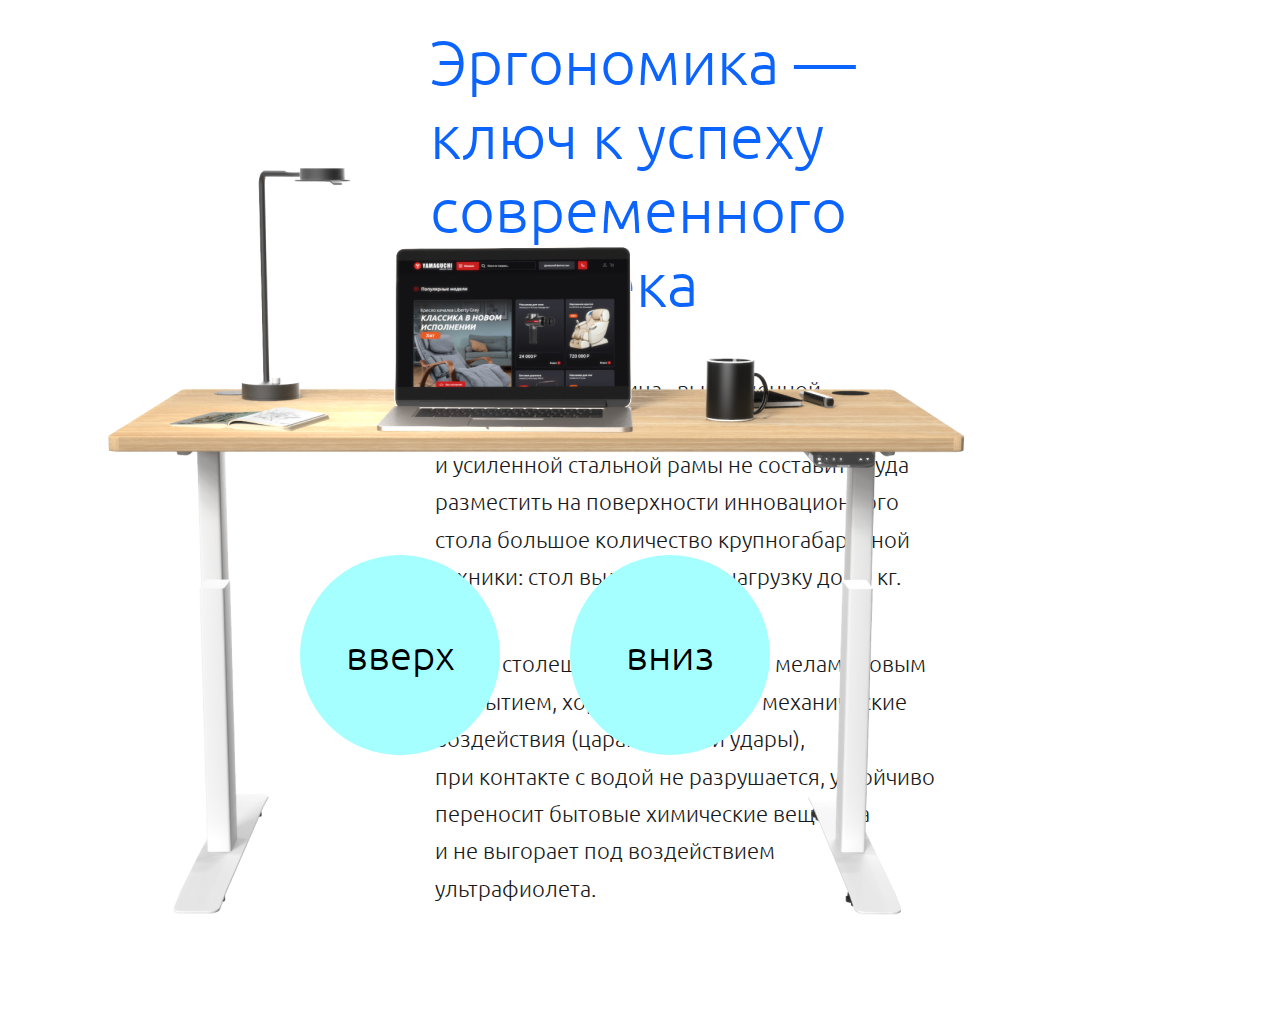
<file: task-first/index.html>
<!DOCTYPE html>
<html lang="ru">

<head>
  <meta charset="UTF-8">
  <meta name="viewport" content="width=device-width, initial-scale=1.0">
  <title>task 1</title>
  <link rel="preconnect" href="https://fonts.googleapis.com">
  <link rel="preconnect" href="https://fonts.gstatic.com" crossorigin>
  <link href="https://fonts.googleapis.com/css2?family=Bebas+Neue&family=Ubuntu:wght@300&display=swap" rel="stylesheet">
  <link rel="stylesheet" href="./style.css">
</head>

<body>
  <section class="container">
    <div class="wrapper-content">
      <h1 class="title">Эргономика — ключ к успеху современного человека </h1>
      <p class="text-content">Cтильная столешница , выполненной из экологически безопасного материала (ДСП), и усиленной
        стальной рамы
        не составит труда разместить на поверхности инновационного стола большое количество крупногабаритной техники:
        стол
        выдерживает нагрузку до 80 кг.
      </p>
      <div class="wrapper-table">
        <img src="./img/table-1.png" alt="table-1">
        <img src="./img/table-2.png" alt="table-2">
        <button id="btn-up">вверх</button>
        <button id="btn-down">вниз</button>
      </div>
      <p class="text-content">Также столешница, обладающая меламиновым покрытием, хорошо переносит механические
        воздействия (царапины
        или удары), при контакте с водой не разрушается, устойчиво переносит бытовые химические вещества и не выгорает
        под воздействием ультрафиолета.</p>
    </div>
  </section>
  <script src="./script.js"></script>
</body>

</html>
</file>
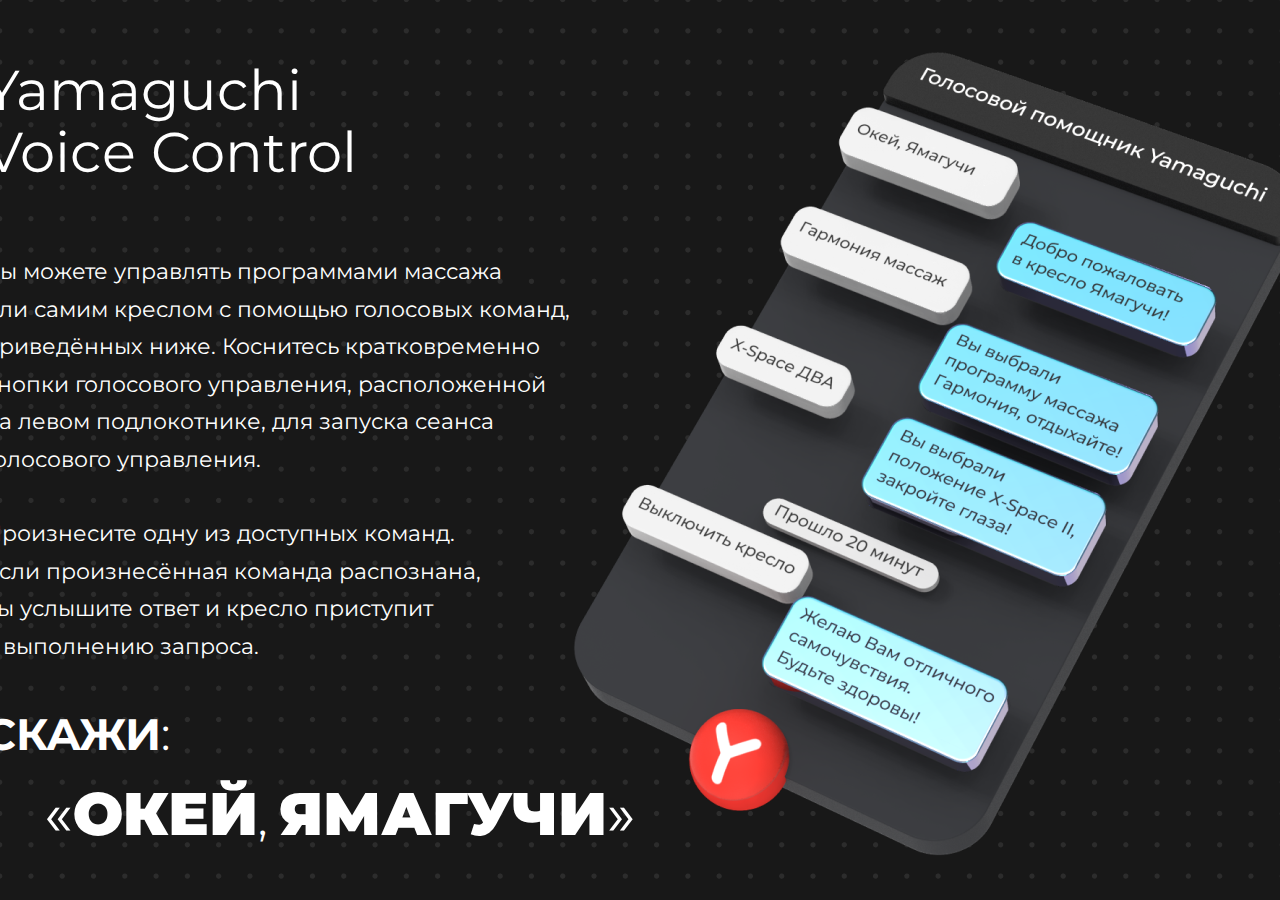
<file: task-second/index.html>
<!DOCTYPE html>
<html lang="ru">

<head>
  <meta charset="UTF-8">
  <meta name="viewport" content="width=device-width, initial-scale=1.0">
  <title>task 2</title>
  <link rel="preconnect" href="https://fonts.googleapis.com">
  <link rel="preconnect" href="https://fonts.gstatic.com" crossorigin>
  <link href="https://fonts.googleapis.com/css2?family=Montserrat:wght@400;900&display=swap" rel="stylesheet">
  <link rel="stylesheet" href="./style.css">
</head>

<body>
  <section class="container">
    <div class="wrapper-background-dot">
      <div class="wrapper-content">
        <h1 class="title">Yamaguchi Voice Control</h1>
        <p class="text-content">Вы можете управлять программами массажа или самим креслом с помощью голосовых команд,
          приведённых ниже.
          Коснитесь кратковременно кнопки голосового управления, расположенной на левом подлокотнике, для запуска сеанса
          голосового управления.
          <br /><br />
          Произнесите одну из доступных команд. Если произнесённая команда распознана, вы услышите ответ и кресло
          приступит к выполнению запроса.
        </p>
        <h2 class="main-phrase"><b>СКАЖИ</b>:
          <br /><br />
          <b>ОКЕЙ</b>, <b>ЯМАГУЧИ</b>
        </h2>
      </div>
      <div class="wrapper-woman">
        <img id="img-woman" src="./img/woman.png" alt="woman">
        <div id="black-hole"></div>
      </div>
      <img id="img-phone" src="./img/phone.png" alt="phone">
    </div>
  </section>
</body>

</html>
</file>
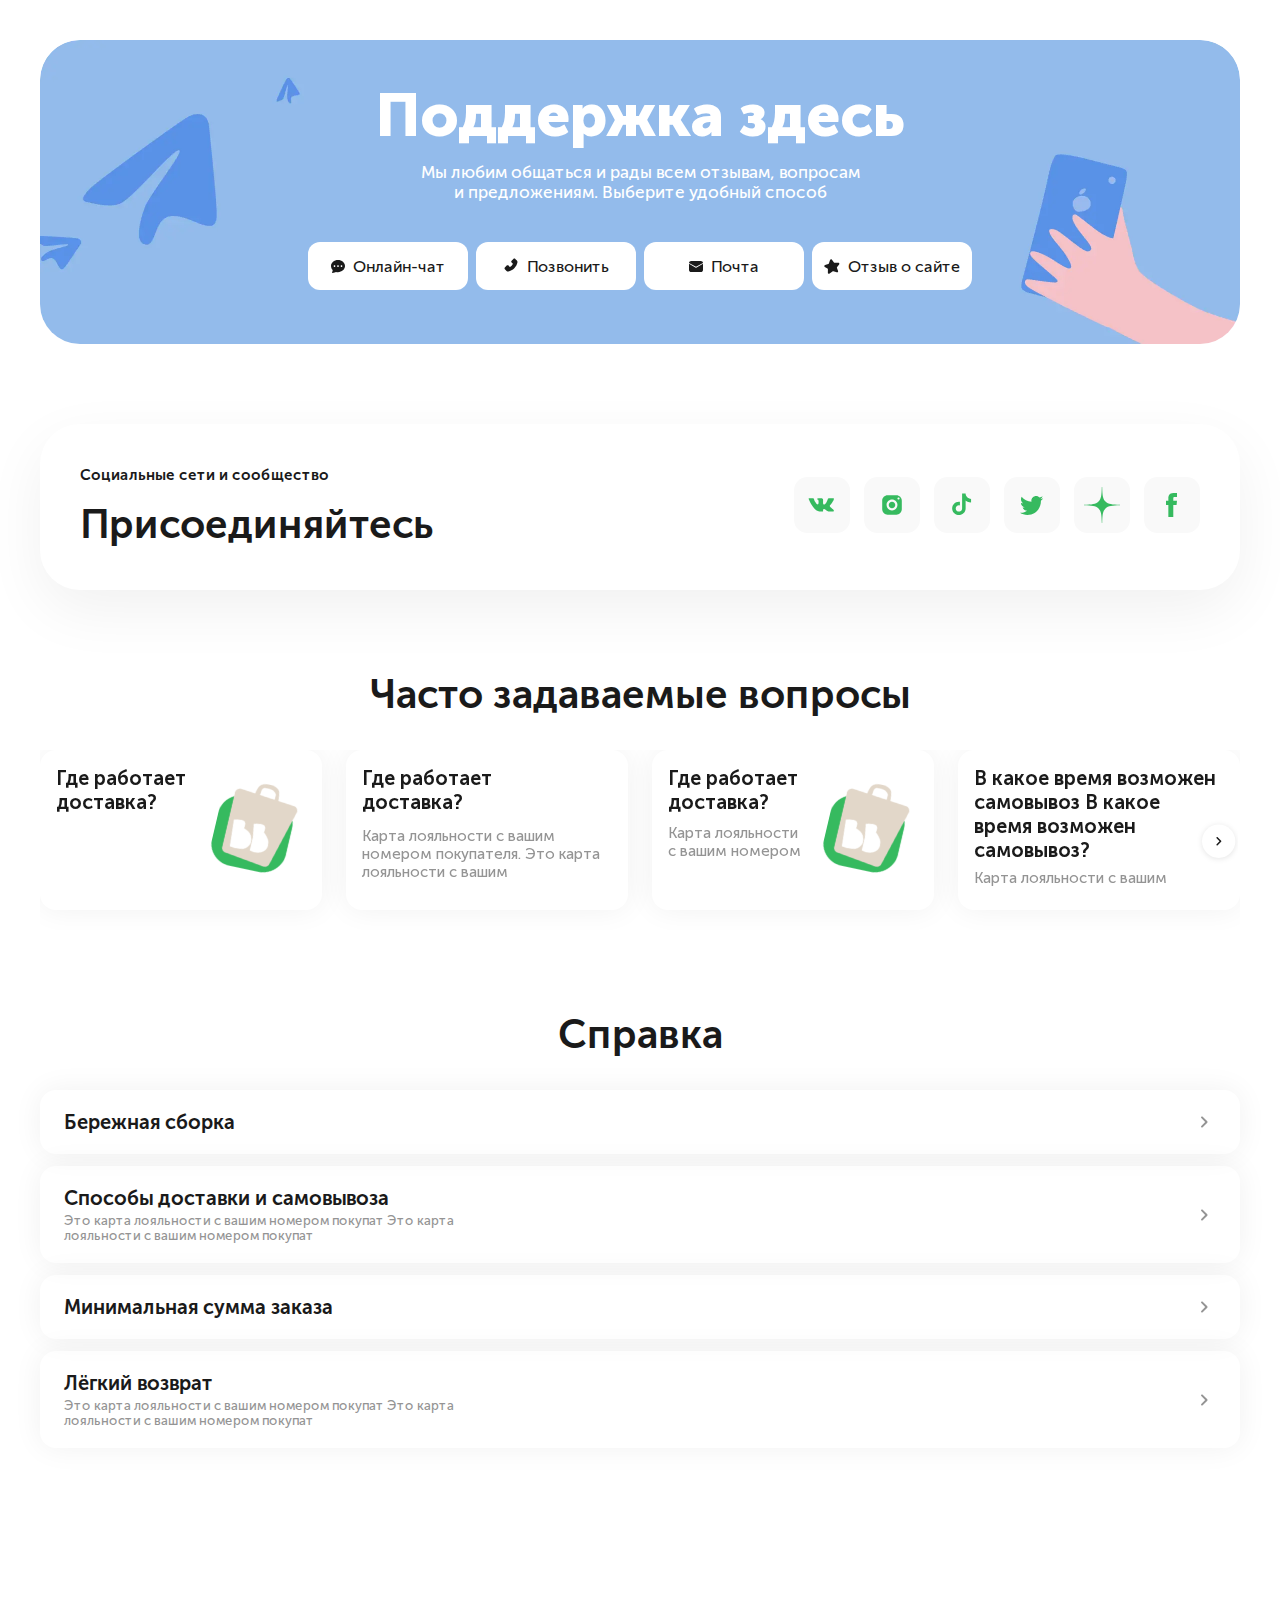
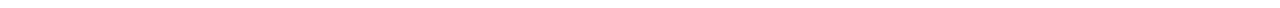
<file: test-ameton/index.html>
<!DOCTYPE html>
<html lang="ru">

<head>
  <meta charset="UTF-8">
  <meta name="viewport" content="width=device-width, initial-scale=1.0">
  <title>Ameton</title>

  <link rel="stylesheet" href="./css/libs/swiper-bundle.min.css">
  <link rel="stylesheet" href="./css/style.css">
</head>

<body>

  <main class="main">

    <div class="container">

      <!-- Banner -->
      <section class="section-banner-main">

        <h1 class="title-banner-main">Поддержка здесь</h1>

        <h2 class="subtitle-banner-main">Мы любим общаться и рады всем отзывам, вопросам <br class="mob-hide">
          и предложениям. Выберите удобный способ</h2>

        <div class="wrapper-banner-contacts">

          <div class="item-banner-contacts">
            <svg width="14" height="13" viewBox="0 0 14 13" fill="none" xmlns="http://www.w3.org/2000/svg">
              <path fill-rule="evenodd" clip-rule="evenodd"
                d="M14 6.09459C14 9.46054 10.8658 12.1892 7 12.1892C6.3067 12.1901 5.61626 12.1005 4.94637 11.9228C4.43537 12.1805 3.262 12.675 1.288 12.9971C1.113 13.025 0.98 12.8439 1.04912 12.682C1.35888 11.9541 1.63888 10.9842 1.72287 10.0996C0.651 9.0287 0 7.62694 0 6.09459C0 2.72863 3.13425 0 7 0C10.8658 0 14 2.72863 14 6.09459ZM4.375 6.09459C4.375 6.3255 4.28281 6.54695 4.11872 6.71023C3.95462 6.87351 3.73206 6.96524 3.5 6.96524C3.26794 6.96524 3.04538 6.87351 2.88128 6.71023C2.71719 6.54695 2.625 6.3255 2.625 6.09459C2.625 5.86367 2.71719 5.64222 2.88128 5.47894C3.04538 5.31566 3.26794 5.22393 3.5 5.22393C3.73206 5.22393 3.95462 5.31566 4.11872 5.47894C4.28281 5.64222 4.375 5.86367 4.375 6.09459ZM7.875 6.09459C7.875 6.3255 7.78281 6.54695 7.61872 6.71023C7.45462 6.87351 7.23206 6.96524 7 6.96524C6.76794 6.96524 6.54538 6.87351 6.38128 6.71023C6.21719 6.54695 6.125 6.3255 6.125 6.09459C6.125 5.86367 6.21719 5.64222 6.38128 5.47894C6.54538 5.31566 6.76794 5.22393 7 5.22393C7.23206 5.22393 7.45462 5.31566 7.61872 5.47894C7.78281 5.64222 7.875 5.86367 7.875 6.09459ZM10.5 6.96524C10.7321 6.96524 10.9546 6.87351 11.1187 6.71023C11.2828 6.54695 11.375 6.3255 11.375 6.09459C11.375 5.86367 11.2828 5.64222 11.1187 5.47894C10.9546 5.31566 10.7321 5.22393 10.5 5.22393C10.2679 5.22393 10.0454 5.31566 9.88128 5.47894C9.71719 5.64222 9.625 5.86367 9.625 6.09459C9.625 6.3255 9.71719 6.54695 9.88128 6.71023C10.0454 6.87351 10.2679 6.96524 10.5 6.96524Z"
                fill="#1A1A1A" />
            </svg>
            <span>Онлайн-чат</span>
          </div>

          <div class="item-banner-contacts">
            <svg width="16" height="16" viewBox="0 0 16 16" fill="none" xmlns="http://www.w3.org/2000/svg">
              <path
                d="M13.894 2.55413L12.2138 0.875486C12.0953 0.75644 11.9544 0.661986 11.7993 0.597548C11.6441 0.53311 11.4778 0.49996 11.3098 0.5C10.9675 0.5 10.6456 0.634102 10.4042 0.875486L8.59625 2.6835C8.47721 2.80202 8.38276 2.9429 8.31832 3.09803C8.25388 3.25317 8.22073 3.41951 8.22077 3.5875C8.22077 3.92985 8.35487 4.2517 8.59625 4.49308L9.91832 5.81517C9.60885 6.49729 9.1786 7.11783 8.64831 7.64684C8.11936 8.17842 7.49889 8.61025 6.81667 8.9216L5.4946 7.59951C5.37608 7.48047 5.2352 7.38601 5.08007 7.32158C4.92493 7.25714 4.75859 7.22399 4.59061 7.22403C4.24826 7.22403 3.92642 7.35813 3.68504 7.59951L1.87548 9.40595C1.75629 9.52469 1.66176 9.66583 1.59732 9.82124C1.53288 9.97666 1.4998 10.1433 1.5 10.3115C1.5 10.6539 1.6341 10.9757 1.87548 11.2171L3.55252 12.8942C3.93746 13.2807 4.46913 13.5 5.015 13.5C5.13016 13.5 5.2406 13.4905 5.34946 13.4716C7.47612 13.1214 9.58544 11.9902 11.2877 10.2894C12.9884 8.59029 14.118 6.48252 14.473 4.34951C14.5803 3.69794 14.3641 3.02743 13.894 2.55413Z"
                fill="#1A1A1A" />
            </svg>
            <span>Позвонить</span>
          </div>

          <div class="item-banner-contacts">
            <svg width="14" height="11" viewBox="0 0 14 11" fill="none" xmlns="http://www.w3.org/2000/svg">
              <path
                d="M14 2.85408V8.88461C14 9.44565 13.7695 9.98371 13.3593 10.3804C12.9491 10.7771 12.3927 11 11.8125 11H2.1875C1.60734 11 1.05094 10.7771 0.640704 10.3804C0.230468 9.98371 0 9.44565 0 8.88461V2.85408L6.77775 6.71085C6.84508 6.74925 6.92183 6.7695 7 6.7695C7.07817 6.7695 7.15492 6.74925 7.22225 6.71085L14 2.85408ZM11.8125 2.61907e-08C12.3508 -8.18366e-05 12.8701 0.191744 13.2713 0.53878C13.6725 0.885816 13.9272 1.3637 13.9869 1.881L7 5.85538L0.0131251 1.881C0.0727635 1.3637 0.327533 0.885816 0.728696 0.53878C1.12986 0.191744 1.64925 -8.18366e-05 2.1875 2.61907e-08H11.8125Z"
                fill="#1A1A1A" />
            </svg>
            <span>Почта</span>
          </div>

          <div class="item-banner-contacts">
            <svg width="16" height="15" viewBox="0 0 16 15" fill="none" xmlns="http://www.w3.org/2000/svg">
              <path fill-rule="evenodd" clip-rule="evenodd"
                d="M10.8101 3.83127C10.4875 3.841 10.1801 3.69443 9.98451 3.4377L7.93552 0.747908C7.4055 0.0521323 6.3128 0.23425 6.03709 1.06431L4.97165 4.27197C4.86987 4.57839 4.6264 4.81682 4.31791 4.91216L1.03898 5.92556C0.156267 6.19837 -0.00636112 7.37764 0.769558 7.87919L3.45772 9.61681C3.74765 9.80421 3.92041 10.1279 3.91473 10.4731L3.86255 13.6432C3.84783 14.5372 4.85763 15.0665 5.58442 14.5458L8.46604 12.4813C8.71795 12.3008 9.0393 12.2473 9.33609 12.3364L12.7303 13.3559C13.5866 13.6131 14.3705 12.7851 14.0669 11.9442L12.9905 8.96207C12.8733 8.63735 12.9319 8.27514 13.1454 8.00391L15.1257 5.4889C15.6973 4.76304 15.1614 3.7001 14.2379 3.72794L10.8101 3.83127Z"
                fill="#1A1A1A" />
            </svg>
            <span>Отзыв о сайте</span>
          </div>

        </div>

      </section>

      <!-- Social -->
      <section class="section-social">

        <div class="left-hafl-social">

          <p class="subtitle-left-social">Социальные сети и сообщество</p>
          <h3 class="title-section">Присоединяйтесь</h3>

        </div>

        <div class="right-hafl-social">

          <div class="item-right-hafl-social">

            <svg width="56" height="56" viewBox="0 0 56 56" fill="none" xmlns="http://www.w3.org/2000/svg">
              <rect x="0.0045166" width="55.9994" height="55.9994" rx="13.3311" fill="#F9F9F9" />
              <path
                d="M37.1737 30.6265C39.1957 32.3914 39.616 33.0214 39.6847 33.1289C40.5226 34.4352 38.7555 34.5943 38.7555 34.5943H35.0315C35.0315 34.5943 34.1249 34.6041 33.3503 34.0993C32.0876 33.2862 30.7652 31.7098 29.836 31.9835C29.0559 32.2127 29.0631 33.2489 29.0631 34.1349C29.0631 34.4521 28.7856 34.5943 28.1593 34.5943C27.5329 34.5943 27.2725 34.5943 26.995 34.5943C24.955 34.5943 22.7413 33.9189 20.5331 31.6502C17.4093 28.4431 14.6696 21.9827 14.6696 21.9827C14.6696 21.9827 14.5078 21.6575 14.6841 21.4593C14.8838 21.2371 15.4271 21.2656 15.4271 21.2656L19.0381 21.2647C19.0381 21.2647 19.378 21.3278 19.622 21.4966C19.8236 21.6353 19.9357 21.9001 19.9357 21.9001C19.9357 21.9001 20.5422 23.8693 21.315 25.1249C22.8245 27.5758 23.5268 27.638 24.0393 27.3741C24.7877 26.992 24.5437 24.3865 24.5437 24.3865C24.5437 24.3865 24.5771 23.2677 24.1867 22.7692C23.8857 22.3835 23.3099 22.1782 23.0586 22.1462C22.8552 22.1205 23.1951 21.7703 23.6281 21.5704C24.2065 21.3171 24.9938 21.2523 26.3515 21.2647C27.4081 21.2745 27.7127 21.3367 28.1249 21.43C29.3714 21.7126 29.0631 22.4581 29.0631 25.0761C29.0631 25.9149 28.9456 27.0942 29.5892 27.4852C29.8667 27.654 30.8176 27.8602 32.5097 25.1587C33.3132 23.8773 33.9523 21.7517 33.9523 21.7517C33.9523 21.7517 34.0842 21.518 34.2894 21.4024C34.4991 21.2842 34.4928 21.2869 34.7802 21.2869C35.0677 21.2869 37.9502 21.2647 38.5829 21.2647C39.2147 21.2647 39.8077 21.2576 39.9098 21.6219C40.0562 22.1453 39.4434 23.9386 37.8905 25.8847C35.3388 29.0785 35.0559 28.7799 37.1737 30.6265Z"
                fill="#36BA5F" />
            </svg>

          </div>

          <div class="item-right-hafl-social">

            <svg width="56" height="56" viewBox="0 0 56 56" fill="none" xmlns="http://www.w3.org/2000/svg">
              <rect x="0.00378418" y="0.000610352" width="55.9994" height="55.9994" rx="13.3311" fill="#F9F9F9" />
              <path fill-rule="evenodd" clip-rule="evenodd"
                d="M18.2036 23.6447C18.2036 20.6381 20.6417 18.2 23.6482 18.2H32.3598C35.3663 18.2 37.8044 20.6381 37.8044 23.6447V32.3562C37.8044 35.3628 35.3663 37.8009 32.3598 37.8009H23.6482C20.6417 37.8009 18.2036 35.3628 18.2036 32.3562V23.6447ZM35.6175 21.4667C35.6175 20.8656 35.1297 20.3778 34.5286 20.3778C33.9275 20.3778 33.4396 20.8656 33.4396 21.4667C33.4396 22.0678 33.9275 22.5556 34.5286 22.5556C35.1297 22.5556 35.6175 22.0678 35.6175 21.4667ZM28.0072 22.5558C31.0137 22.5558 33.4518 24.9939 33.4518 28.0005C33.4518 31.0071 31.0137 33.4452 28.0072 33.4452C25.0006 33.4452 22.5625 31.0071 22.5625 28.0005C22.5625 24.9939 25.0006 22.5558 28.0072 22.5558ZM24.735 27.9993C24.735 26.1951 26.1976 24.7325 28.0019 24.7325C29.8061 24.7325 31.2687 26.1951 31.2687 27.9993C31.2687 29.8035 29.8061 31.2661 28.0019 31.2661C26.1976 31.2661 24.735 29.8035 24.735 27.9993Z"
                fill="#36BA5F" />
            </svg>

          </div>

          <div class="item-right-hafl-social">

            <svg width="56" height="56" viewBox="0 0 56 56" fill="none" xmlns="http://www.w3.org/2000/svg">
              <g clip-path="url(#clip0_4601_144)">
                <rect x="0.00390625" y="-0.000640869" width="55.9994" height="55.9994" fill="#F9F9F9" />
                <path
                  d="M37.0541 21.9328C35.8245 21.9328 34.69 21.5254 33.7789 20.8382C32.734 20.0505 31.9833 18.8949 31.7182 17.563C31.6525 17.2339 31.6172 16.8943 31.6138 16.5463H28.1012V26.1443L28.097 31.4016C28.097 32.8071 27.1818 33.9989 25.913 34.418C25.5448 34.5396 25.1471 34.5973 24.733 34.5746C24.2045 34.5455 23.7092 34.386 23.2787 34.1285C22.3626 33.5806 21.7414 32.5866 21.7246 31.4496C21.6981 29.6725 23.1348 28.2236 24.9106 28.2236C25.2611 28.2236 25.5978 28.2808 25.913 28.3848V25.7614V24.8183C25.5805 24.7691 25.2422 24.7434 24.9001 24.7434C22.9563 24.7434 21.1384 25.5514 19.8389 27.007C18.8567 28.107 18.2676 29.5104 18.1767 30.982C18.0576 32.9153 18.765 34.753 20.1369 36.1089C20.3384 36.3079 20.5501 36.4926 20.7714 36.6631C21.9476 37.5682 23.3856 38.0589 24.9001 38.0589C25.2422 38.0589 25.5805 38.0337 25.913 37.9844C27.3278 37.7749 28.6332 37.1272 29.6633 36.1089C30.9291 34.8578 31.6285 33.1968 31.6361 31.4289L31.618 23.5782C32.2219 24.044 32.8821 24.4295 33.5908 24.7287C34.6929 25.1937 35.8615 25.4294 37.0642 25.4289V22.8784V21.9319C37.0651 21.9328 37.055 21.9328 37.0541 21.9328Z"
                  fill="#36BA5F" />
              </g>
              <defs>
                <clipPath id="clip0_4601_144">
                  <rect x="0.00299072" width="55.9994" height="55.9994" rx="13.3311" fill="white" />
                </clipPath>
              </defs>
            </svg>

          </div>

          <div class="item-right-hafl-social">

            <svg width="56" height="56" viewBox="0 0 56 56" fill="none" xmlns="http://www.w3.org/2000/svg">
              <g clip-path="url(#clip0_4601_148)">
                <rect x="0.00213623" width="55.9994" height="55.9994" fill="#F9F9F9" />
                <path
                  d="M39.3029 21.2415C38.4458 21.6216 37.5239 21.8786 36.557 21.9934C37.5442 21.402 38.3018 20.4661 38.6594 19.3492C37.7357 19.8971 36.7121 20.2946 35.6237 20.5089C34.7517 19.5802 33.5092 18.9998 32.1334 18.9998C29.4938 18.9998 27.353 21.1406 27.353 23.7803C27.353 24.1549 27.3954 24.5197 27.4774 24.8698C23.5044 24.6705 19.9817 22.7674 17.6238 19.8743C17.2123 20.5802 16.9763 21.402 16.9763 22.2779C16.9763 23.936 17.8209 25.3999 19.1029 26.2569C18.3197 26.2323 17.582 26.0174 16.9378 25.6584C16.9375 25.6787 16.9375 25.699 16.9375 25.719C16.9375 28.0352 18.586 29.9672 20.7725 30.406C20.3717 30.5158 19.9486 30.5739 19.5133 30.5739C19.2045 30.5739 18.9054 30.5444 18.6138 30.4887C19.222 32.3875 20.9871 33.7697 23.0795 33.8086C21.4431 35.091 19.3821 35.855 17.1418 35.855C16.7567 35.855 16.3753 35.8325 16.002 35.7879C18.1165 37.1448 20.6299 37.9359 23.3294 37.9359C32.1224 37.9359 36.931 30.6517 36.931 24.3339C36.931 24.1268 36.9264 23.9204 36.9171 23.7157C37.8519 23.0419 38.6622 22.2002 39.3029 21.2415Z"
                  fill="#36BA5F" />
              </g>
              <defs>
                <clipPath id="clip0_4601_148">
                  <rect x="0.00213623" width="55.9994" height="55.9994" rx="13.3311" fill="white" />
                </clipPath>
              </defs>
            </svg>

          </div>

          <div class="item-right-hafl-social">

            <svg width="56" height="56" viewBox="0 0 56 56" fill="none" xmlns="http://www.w3.org/2000/svg">
              <g clip-path="url(#clip0_4601_149)">
                <rect x="0.00140381" width="55.9994" height="55.9994" fill="#F9F9F9" />
                <path fill-rule="evenodd" clip-rule="evenodd"
                  d="M46.0009 28.1982V27.9993V27.8011C38.0305 27.5599 34.3857 27.3611 31.4787 24.5218C28.6402 21.6154 28.4405 17.9707 28.2 9.99988H28.001H27.8021C27.5616 17.9707 27.362 21.6154 24.5234 24.5218C21.6164 27.3611 17.9716 27.5599 10.0013 27.8011V27.9993V28.1982C17.9716 28.4394 21.6164 28.6383 24.5234 31.4769C27.362 34.384 27.5616 38.0287 27.8021 45.9995H28.001H28.2C28.4405 38.0287 28.6402 34.384 31.4787 31.4769C34.3857 28.6383 38.0305 28.4394 46.0009 28.1982Z"
                  fill="#36BA5F" />
              </g>
              <defs>
                <clipPath id="clip0_4601_149">
                  <rect x="0.00140381" width="55.9994" height="55.9994" rx="13.3311" fill="white" />
                </clipPath>
              </defs>
            </svg>

          </div>

          <div class="item-right-hafl-social">

            <svg width="56" height="56" viewBox="0 0 56 56" fill="none" xmlns="http://www.w3.org/2000/svg">
              <g clip-path="url(#clip0_4601_143)">
                <rect x="0.000610352" width="55.9994" height="55.9994" fill="#F9F9F9" />
                <path
                  d="M32.5573 27.9766H29.2946V39.9996H24.3514V27.9766H22.0004V23.7512H24.3514V21.017C24.3514 19.0617 25.2748 15.9998 29.3386 15.9998L33.0002 16.0153V20.1167H30.3435C29.9077 20.1167 29.2949 20.3357 29.2949 21.2684V23.7552H32.9892L32.5573 27.9766Z"
                  fill="#36BA5F" />
              </g>
              <defs>
                <clipPath id="clip0_4601_143">
                  <rect x="0.000610352" width="55.9994" height="55.9994" rx="13.3311" fill="white" />
                </clipPath>
              </defs>
            </svg>

          </div>

        </div>

      </section>

      <!-- FAQ -->
      <section class="section-faq">

        <h3 class="title-section">Часто задаваемые вопросы</h3>

        <div class="swiper swiper-faq">

          <div class="swiper-wrapper">

            <div class="swiper-slide">

              <a href="./index-second.html" target="_blank">
                <span>Где работает <br> доставка?</span>
                <img src="./img/icon-faq.svg" alt="icon-faq">
              </a>

            </div>

            <div class="swiper-slide">

              <a href="./index-second.html" target="_blank">
                <span>Где работает <br> доставка?</span>
                <p>Карта лояльности с вашим <br> номером покупателя. Это карта <br> лояльности с вашим</p>
              </a>

            </div>

            <div class="swiper-slide">

              <a href="./index-second.html" target="_blank">
                <div>
                  <span>Где работает <br> доставка?</span>
                  <p>Карта лояльности <br> с вашим номером</p>
                </div>
                <img src="./img/icon-faq.svg" alt="icon-faq">
              </a>
            </div>

            <div class="swiper-slide">

              <a href="./index-second.html" target="_blank">
                <span>В какое время возможен <br>
                  самовывоз В какое <br>
                  время возможен <br>
                  самовывоз?</span>
                <p>Карта лояльности с вашим</p>
              </a>
            </div>

            <div class="swiper-slide">

              <a href="./index-second.html" target="_blank">
                <span>Где работает <br> доставка?</span>
                <img src="./img/icon-faq.svg" alt="icon-faq">
              </a>
            </div>

            <div class="swiper-slide">

              <a href="./index-second.html" target="_blank">
                <span>Где работает <br> доставка?</span>
                <p>Карта лояльности с вашим <br> номером покупателя. Это карта <br> лояльности с вашим</p>
              </a>
              
            </div>

            <div class="swiper-slide">

              <a href="./index-second.html" target="_blank">
                <div>
                  <span>Где работает <br> доставка?</span>
                  <p>Карта лояльности <br> с вашим номером</p>
                </div>
                <img src="./img/icon-faq.svg" alt="icon-faq">
              </a>

            </div>

          </div>

          <div class="swiper-button-prev">
            <img src="./img/icon-arrow-next.svg" alt="icon-arrow-prev">
          </div>
          <div class="swiper-button-next">
            <img src="./img/icon-arrow-next.svg" alt="icon-arrow-next">
          </div>

        </div>

      </section>


      <!-- Reference -->
      <section class="section-reference">

        <h3 class="title-section">Справка</h3>

        <div class="wrapper-reference-item">

          <div class="item-reference">

            <span>Бережная сборка</span>
            <svg width="24" height="24" viewBox="0 0 24 24" fill="none" xmlns="http://www.w3.org/2000/svg">
              <g clip-path="url(#clip0_4601_158)">
                <path
                  d="M9.29 6.70999C8.9 7.09999 8.9 7.72999 9.29 8.11999L13.17 12L9.29 15.88C8.9 16.27 8.9 16.9 9.29 17.29C9.68 17.68 10.31 17.68 10.7 17.29L15.29 12.7C15.68 12.31 15.68 11.68 15.29 11.29L10.7 6.69999C10.32 6.31999 9.68 6.31999 9.29 6.70999Z"
                  fill="#949494" />
              </g>
              <defs>
                <clipPath id="clip0_4601_158">
                  <rect width="24" height="24" fill="white" />
                </clipPath>
              </defs>
            </svg>

          </div>

          <div class="item-reference">

            <div>
              <span>Способы доставки и самовывоза</span>
              <p>Это карта лояльности с вашим номером покупат Это карта <br> лояльности с вашим номером покупат</p>
            </div>

            <svg width="24" height="24" viewBox="0 0 24 24" fill="none" xmlns="http://www.w3.org/2000/svg">
              <g clip-path="url(#clip0_4601_158)">
                <path
                  d="M9.29 6.70999C8.9 7.09999 8.9 7.72999 9.29 8.11999L13.17 12L9.29 15.88C8.9 16.27 8.9 16.9 9.29 17.29C9.68 17.68 10.31 17.68 10.7 17.29L15.29 12.7C15.68 12.31 15.68 11.68 15.29 11.29L10.7 6.69999C10.32 6.31999 9.68 6.31999 9.29 6.70999Z"
                  fill="#949494" />
              </g>
              <defs>
                <clipPath id="clip0_4601_158">
                  <rect width="24" height="24" fill="white" />
                </clipPath>
              </defs>
            </svg>

          </div>

          <div class="item-reference">
            <span>Минимальная сумма заказа</span>
            <svg width="24" height="24" viewBox="0 0 24 24" fill="none" xmlns="http://www.w3.org/2000/svg">
              <g clip-path="url(#clip0_4601_158)">
                <path
                  d="M9.29 6.70999C8.9 7.09999 8.9 7.72999 9.29 8.11999L13.17 12L9.29 15.88C8.9 16.27 8.9 16.9 9.29 17.29C9.68 17.68 10.31 17.68 10.7 17.29L15.29 12.7C15.68 12.31 15.68 11.68 15.29 11.29L10.7 6.69999C10.32 6.31999 9.68 6.31999 9.29 6.70999Z"
                  fill="#949494" />
              </g>
              <defs>
                <clipPath id="clip0_4601_158">
                  <rect width="24" height="24" fill="white" />
                </clipPath>
              </defs>
            </svg>

          </div>

          <div class="item-reference">

            <div>
              <span>Лёгкий возврат</span>
              <p>Это карта лояльности с вашим номером покупат Это карта <br> лояльности с вашим номером покупат</p>
            </div>

            <svg width="24" height="24" viewBox="0 0 24 24" fill="none" xmlns="http://www.w3.org/2000/svg">
              <g clip-path="url(#clip0_4601_158)">
                <path
                  d="M9.29 6.70999C8.9 7.09999 8.9 7.72999 9.29 8.11999L13.17 12L9.29 15.88C8.9 16.27 8.9 16.9 9.29 17.29C9.68 17.68 10.31 17.68 10.7 17.29L15.29 12.7C15.68 12.31 15.68 11.68 15.29 11.29L10.7 6.69999C10.32 6.31999 9.68 6.31999 9.29 6.70999Z"
                  fill="#949494" />
              </g>
              <defs>
                <clipPath id="clip0_4601_158">
                  <rect width="24" height="24" fill="white" />
                </clipPath>
              </defs>
            </svg>

          </div>

        </div>

      </section>

    </div>

  </main>


  <script src="./script/libs/swiper-bundle.min.js"></script>
  <script src="./script/sciprt.js"></script>
</body>

</html>
</file>
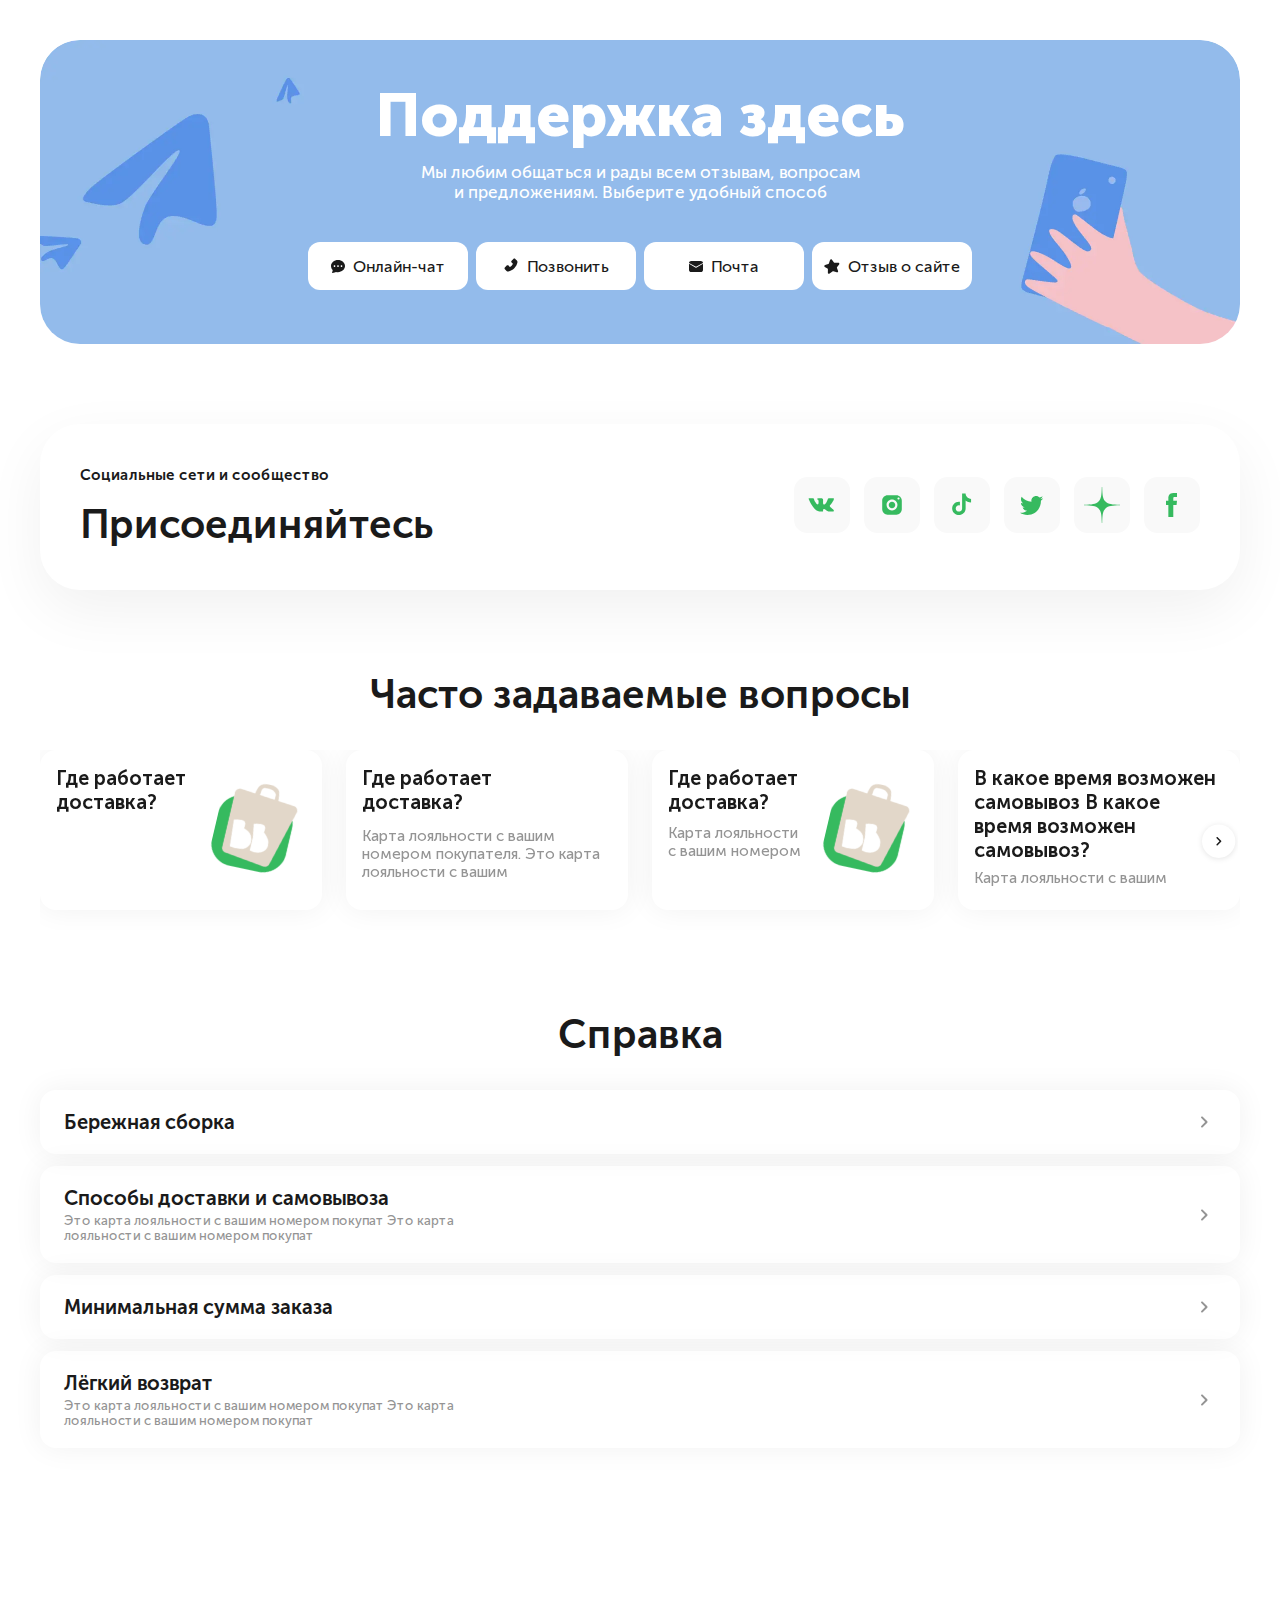
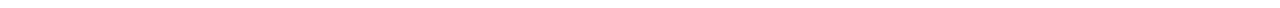
<file: test-ameton/index-first.html>
<!DOCTYPE html>
<html lang="ru">

<head>
  <meta charset="UTF-8">
  <meta name="viewport" content="width=device-width, initial-scale=1.0">
  <title>Ameton</title>

  <link rel="stylesheet" href="./css/libs/swiper-bundle.min.css">
  <link rel="stylesheet" href="./css/style.css">
</head>

<body>

  <main class="main">

    <div class="container">

      <!-- Banner -->
      <section class="section-banner-main">

        <h1 class="title-banner-main">Поддержка здесь</h1>

        <h2 class="subtitle-banner-main">Мы любим общаться и рады всем отзывам, вопросам <br class="mob-hide">
          и предложениям. Выберите удобный способ</h2>

        <div class="wrapper-banner-contacts">

          <div class="item-banner-contacts">
            <svg width="14" height="13" viewBox="0 0 14 13" fill="none" xmlns="http://www.w3.org/2000/svg">
              <path fill-rule="evenodd" clip-rule="evenodd"
                d="M14 6.09459C14 9.46054 10.8658 12.1892 7 12.1892C6.3067 12.1901 5.61626 12.1005 4.94637 11.9228C4.43537 12.1805 3.262 12.675 1.288 12.9971C1.113 13.025 0.98 12.8439 1.04912 12.682C1.35888 11.9541 1.63888 10.9842 1.72287 10.0996C0.651 9.0287 0 7.62694 0 6.09459C0 2.72863 3.13425 0 7 0C10.8658 0 14 2.72863 14 6.09459ZM4.375 6.09459C4.375 6.3255 4.28281 6.54695 4.11872 6.71023C3.95462 6.87351 3.73206 6.96524 3.5 6.96524C3.26794 6.96524 3.04538 6.87351 2.88128 6.71023C2.71719 6.54695 2.625 6.3255 2.625 6.09459C2.625 5.86367 2.71719 5.64222 2.88128 5.47894C3.04538 5.31566 3.26794 5.22393 3.5 5.22393C3.73206 5.22393 3.95462 5.31566 4.11872 5.47894C4.28281 5.64222 4.375 5.86367 4.375 6.09459ZM7.875 6.09459C7.875 6.3255 7.78281 6.54695 7.61872 6.71023C7.45462 6.87351 7.23206 6.96524 7 6.96524C6.76794 6.96524 6.54538 6.87351 6.38128 6.71023C6.21719 6.54695 6.125 6.3255 6.125 6.09459C6.125 5.86367 6.21719 5.64222 6.38128 5.47894C6.54538 5.31566 6.76794 5.22393 7 5.22393C7.23206 5.22393 7.45462 5.31566 7.61872 5.47894C7.78281 5.64222 7.875 5.86367 7.875 6.09459ZM10.5 6.96524C10.7321 6.96524 10.9546 6.87351 11.1187 6.71023C11.2828 6.54695 11.375 6.3255 11.375 6.09459C11.375 5.86367 11.2828 5.64222 11.1187 5.47894C10.9546 5.31566 10.7321 5.22393 10.5 5.22393C10.2679 5.22393 10.0454 5.31566 9.88128 5.47894C9.71719 5.64222 9.625 5.86367 9.625 6.09459C9.625 6.3255 9.71719 6.54695 9.88128 6.71023C10.0454 6.87351 10.2679 6.96524 10.5 6.96524Z"
                fill="#1A1A1A" />
            </svg>
            <span>Онлайн-чат</span>
          </div>

          <div class="item-banner-contacts">
            <svg width="16" height="16" viewBox="0 0 16 16" fill="none" xmlns="http://www.w3.org/2000/svg">
              <path
                d="M13.894 2.55413L12.2138 0.875486C12.0953 0.75644 11.9544 0.661986 11.7993 0.597548C11.6441 0.53311 11.4778 0.49996 11.3098 0.5C10.9675 0.5 10.6456 0.634102 10.4042 0.875486L8.59625 2.6835C8.47721 2.80202 8.38276 2.9429 8.31832 3.09803C8.25388 3.25317 8.22073 3.41951 8.22077 3.5875C8.22077 3.92985 8.35487 4.2517 8.59625 4.49308L9.91832 5.81517C9.60885 6.49729 9.1786 7.11783 8.64831 7.64684C8.11936 8.17842 7.49889 8.61025 6.81667 8.9216L5.4946 7.59951C5.37608 7.48047 5.2352 7.38601 5.08007 7.32158C4.92493 7.25714 4.75859 7.22399 4.59061 7.22403C4.24826 7.22403 3.92642 7.35813 3.68504 7.59951L1.87548 9.40595C1.75629 9.52469 1.66176 9.66583 1.59732 9.82124C1.53288 9.97666 1.4998 10.1433 1.5 10.3115C1.5 10.6539 1.6341 10.9757 1.87548 11.2171L3.55252 12.8942C3.93746 13.2807 4.46913 13.5 5.015 13.5C5.13016 13.5 5.2406 13.4905 5.34946 13.4716C7.47612 13.1214 9.58544 11.9902 11.2877 10.2894C12.9884 8.59029 14.118 6.48252 14.473 4.34951C14.5803 3.69794 14.3641 3.02743 13.894 2.55413Z"
                fill="#1A1A1A" />
            </svg>
            <span>Позвонить</span>
          </div>

          <div class="item-banner-contacts">
            <svg width="14" height="11" viewBox="0 0 14 11" fill="none" xmlns="http://www.w3.org/2000/svg">
              <path
                d="M14 2.85408V8.88461C14 9.44565 13.7695 9.98371 13.3593 10.3804C12.9491 10.7771 12.3927 11 11.8125 11H2.1875C1.60734 11 1.05094 10.7771 0.640704 10.3804C0.230468 9.98371 0 9.44565 0 8.88461V2.85408L6.77775 6.71085C6.84508 6.74925 6.92183 6.7695 7 6.7695C7.07817 6.7695 7.15492 6.74925 7.22225 6.71085L14 2.85408ZM11.8125 2.61907e-08C12.3508 -8.18366e-05 12.8701 0.191744 13.2713 0.53878C13.6725 0.885816 13.9272 1.3637 13.9869 1.881L7 5.85538L0.0131251 1.881C0.0727635 1.3637 0.327533 0.885816 0.728696 0.53878C1.12986 0.191744 1.64925 -8.18366e-05 2.1875 2.61907e-08H11.8125Z"
                fill="#1A1A1A" />
            </svg>
            <span>Почта</span>
          </div>

          <div class="item-banner-contacts">
            <svg width="16" height="15" viewBox="0 0 16 15" fill="none" xmlns="http://www.w3.org/2000/svg">
              <path fill-rule="evenodd" clip-rule="evenodd"
                d="M10.8101 3.83127C10.4875 3.841 10.1801 3.69443 9.98451 3.4377L7.93552 0.747908C7.4055 0.0521323 6.3128 0.23425 6.03709 1.06431L4.97165 4.27197C4.86987 4.57839 4.6264 4.81682 4.31791 4.91216L1.03898 5.92556C0.156267 6.19837 -0.00636112 7.37764 0.769558 7.87919L3.45772 9.61681C3.74765 9.80421 3.92041 10.1279 3.91473 10.4731L3.86255 13.6432C3.84783 14.5372 4.85763 15.0665 5.58442 14.5458L8.46604 12.4813C8.71795 12.3008 9.0393 12.2473 9.33609 12.3364L12.7303 13.3559C13.5866 13.6131 14.3705 12.7851 14.0669 11.9442L12.9905 8.96207C12.8733 8.63735 12.9319 8.27514 13.1454 8.00391L15.1257 5.4889C15.6973 4.76304 15.1614 3.7001 14.2379 3.72794L10.8101 3.83127Z"
                fill="#1A1A1A" />
            </svg>
            <span>Отзыв о сайте</span>
          </div>

        </div>

      </section>

      <!-- Social -->
      <section class="section-social">

        <div class="left-hafl-social">

          <p class="subtitle-left-social">Социальные сети и сообщество</p>
          <h3 class="title-section">Присоединяйтесь</h3>

        </div>

        <div class="right-hafl-social">

          <div class="item-right-hafl-social">

            <svg width="56" height="56" viewBox="0 0 56 56" fill="none" xmlns="http://www.w3.org/2000/svg">
              <rect x="0.0045166" width="55.9994" height="55.9994" rx="13.3311" fill="#F9F9F9" />
              <path
                d="M37.1737 30.6265C39.1957 32.3914 39.616 33.0214 39.6847 33.1289C40.5226 34.4352 38.7555 34.5943 38.7555 34.5943H35.0315C35.0315 34.5943 34.1249 34.6041 33.3503 34.0993C32.0876 33.2862 30.7652 31.7098 29.836 31.9835C29.0559 32.2127 29.0631 33.2489 29.0631 34.1349C29.0631 34.4521 28.7856 34.5943 28.1593 34.5943C27.5329 34.5943 27.2725 34.5943 26.995 34.5943C24.955 34.5943 22.7413 33.9189 20.5331 31.6502C17.4093 28.4431 14.6696 21.9827 14.6696 21.9827C14.6696 21.9827 14.5078 21.6575 14.6841 21.4593C14.8838 21.2371 15.4271 21.2656 15.4271 21.2656L19.0381 21.2647C19.0381 21.2647 19.378 21.3278 19.622 21.4966C19.8236 21.6353 19.9357 21.9001 19.9357 21.9001C19.9357 21.9001 20.5422 23.8693 21.315 25.1249C22.8245 27.5758 23.5268 27.638 24.0393 27.3741C24.7877 26.992 24.5437 24.3865 24.5437 24.3865C24.5437 24.3865 24.5771 23.2677 24.1867 22.7692C23.8857 22.3835 23.3099 22.1782 23.0586 22.1462C22.8552 22.1205 23.1951 21.7703 23.6281 21.5704C24.2065 21.3171 24.9938 21.2523 26.3515 21.2647C27.4081 21.2745 27.7127 21.3367 28.1249 21.43C29.3714 21.7126 29.0631 22.4581 29.0631 25.0761C29.0631 25.9149 28.9456 27.0942 29.5892 27.4852C29.8667 27.654 30.8176 27.8602 32.5097 25.1587C33.3132 23.8773 33.9523 21.7517 33.9523 21.7517C33.9523 21.7517 34.0842 21.518 34.2894 21.4024C34.4991 21.2842 34.4928 21.2869 34.7802 21.2869C35.0677 21.2869 37.9502 21.2647 38.5829 21.2647C39.2147 21.2647 39.8077 21.2576 39.9098 21.6219C40.0562 22.1453 39.4434 23.9386 37.8905 25.8847C35.3388 29.0785 35.0559 28.7799 37.1737 30.6265Z"
                fill="#36BA5F" />
            </svg>

          </div>

          <div class="item-right-hafl-social">

            <svg width="56" height="56" viewBox="0 0 56 56" fill="none" xmlns="http://www.w3.org/2000/svg">
              <rect x="0.00378418" y="0.000610352" width="55.9994" height="55.9994" rx="13.3311" fill="#F9F9F9" />
              <path fill-rule="evenodd" clip-rule="evenodd"
                d="M18.2036 23.6447C18.2036 20.6381 20.6417 18.2 23.6482 18.2H32.3598C35.3663 18.2 37.8044 20.6381 37.8044 23.6447V32.3562C37.8044 35.3628 35.3663 37.8009 32.3598 37.8009H23.6482C20.6417 37.8009 18.2036 35.3628 18.2036 32.3562V23.6447ZM35.6175 21.4667C35.6175 20.8656 35.1297 20.3778 34.5286 20.3778C33.9275 20.3778 33.4396 20.8656 33.4396 21.4667C33.4396 22.0678 33.9275 22.5556 34.5286 22.5556C35.1297 22.5556 35.6175 22.0678 35.6175 21.4667ZM28.0072 22.5558C31.0137 22.5558 33.4518 24.9939 33.4518 28.0005C33.4518 31.0071 31.0137 33.4452 28.0072 33.4452C25.0006 33.4452 22.5625 31.0071 22.5625 28.0005C22.5625 24.9939 25.0006 22.5558 28.0072 22.5558ZM24.735 27.9993C24.735 26.1951 26.1976 24.7325 28.0019 24.7325C29.8061 24.7325 31.2687 26.1951 31.2687 27.9993C31.2687 29.8035 29.8061 31.2661 28.0019 31.2661C26.1976 31.2661 24.735 29.8035 24.735 27.9993Z"
                fill="#36BA5F" />
            </svg>

          </div>

          <div class="item-right-hafl-social">

            <svg width="56" height="56" viewBox="0 0 56 56" fill="none" xmlns="http://www.w3.org/2000/svg">
              <g clip-path="url(#clip0_4601_144)">
                <rect x="0.00390625" y="-0.000640869" width="55.9994" height="55.9994" fill="#F9F9F9" />
                <path
                  d="M37.0541 21.9328C35.8245 21.9328 34.69 21.5254 33.7789 20.8382C32.734 20.0505 31.9833 18.8949 31.7182 17.563C31.6525 17.2339 31.6172 16.8943 31.6138 16.5463H28.1012V26.1443L28.097 31.4016C28.097 32.8071 27.1818 33.9989 25.913 34.418C25.5448 34.5396 25.1471 34.5973 24.733 34.5746C24.2045 34.5455 23.7092 34.386 23.2787 34.1285C22.3626 33.5806 21.7414 32.5866 21.7246 31.4496C21.6981 29.6725 23.1348 28.2236 24.9106 28.2236C25.2611 28.2236 25.5978 28.2808 25.913 28.3848V25.7614V24.8183C25.5805 24.7691 25.2422 24.7434 24.9001 24.7434C22.9563 24.7434 21.1384 25.5514 19.8389 27.007C18.8567 28.107 18.2676 29.5104 18.1767 30.982C18.0576 32.9153 18.765 34.753 20.1369 36.1089C20.3384 36.3079 20.5501 36.4926 20.7714 36.6631C21.9476 37.5682 23.3856 38.0589 24.9001 38.0589C25.2422 38.0589 25.5805 38.0337 25.913 37.9844C27.3278 37.7749 28.6332 37.1272 29.6633 36.1089C30.9291 34.8578 31.6285 33.1968 31.6361 31.4289L31.618 23.5782C32.2219 24.044 32.8821 24.4295 33.5908 24.7287C34.6929 25.1937 35.8615 25.4294 37.0642 25.4289V22.8784V21.9319C37.0651 21.9328 37.055 21.9328 37.0541 21.9328Z"
                  fill="#36BA5F" />
              </g>
              <defs>
                <clipPath id="clip0_4601_144">
                  <rect x="0.00299072" width="55.9994" height="55.9994" rx="13.3311" fill="white" />
                </clipPath>
              </defs>
            </svg>

          </div>

          <div class="item-right-hafl-social">

            <svg width="56" height="56" viewBox="0 0 56 56" fill="none" xmlns="http://www.w3.org/2000/svg">
              <g clip-path="url(#clip0_4601_148)">
                <rect x="0.00213623" width="55.9994" height="55.9994" fill="#F9F9F9" />
                <path
                  d="M39.3029 21.2415C38.4458 21.6216 37.5239 21.8786 36.557 21.9934C37.5442 21.402 38.3018 20.4661 38.6594 19.3492C37.7357 19.8971 36.7121 20.2946 35.6237 20.5089C34.7517 19.5802 33.5092 18.9998 32.1334 18.9998C29.4938 18.9998 27.353 21.1406 27.353 23.7803C27.353 24.1549 27.3954 24.5197 27.4774 24.8698C23.5044 24.6705 19.9817 22.7674 17.6238 19.8743C17.2123 20.5802 16.9763 21.402 16.9763 22.2779C16.9763 23.936 17.8209 25.3999 19.1029 26.2569C18.3197 26.2323 17.582 26.0174 16.9378 25.6584C16.9375 25.6787 16.9375 25.699 16.9375 25.719C16.9375 28.0352 18.586 29.9672 20.7725 30.406C20.3717 30.5158 19.9486 30.5739 19.5133 30.5739C19.2045 30.5739 18.9054 30.5444 18.6138 30.4887C19.222 32.3875 20.9871 33.7697 23.0795 33.8086C21.4431 35.091 19.3821 35.855 17.1418 35.855C16.7567 35.855 16.3753 35.8325 16.002 35.7879C18.1165 37.1448 20.6299 37.9359 23.3294 37.9359C32.1224 37.9359 36.931 30.6517 36.931 24.3339C36.931 24.1268 36.9264 23.9204 36.9171 23.7157C37.8519 23.0419 38.6622 22.2002 39.3029 21.2415Z"
                  fill="#36BA5F" />
              </g>
              <defs>
                <clipPath id="clip0_4601_148">
                  <rect x="0.00213623" width="55.9994" height="55.9994" rx="13.3311" fill="white" />
                </clipPath>
              </defs>
            </svg>

          </div>

          <div class="item-right-hafl-social">

            <svg width="56" height="56" viewBox="0 0 56 56" fill="none" xmlns="http://www.w3.org/2000/svg">
              <g clip-path="url(#clip0_4601_149)">
                <rect x="0.00140381" width="55.9994" height="55.9994" fill="#F9F9F9" />
                <path fill-rule="evenodd" clip-rule="evenodd"
                  d="M46.0009 28.1982V27.9993V27.8011C38.0305 27.5599 34.3857 27.3611 31.4787 24.5218C28.6402 21.6154 28.4405 17.9707 28.2 9.99988H28.001H27.8021C27.5616 17.9707 27.362 21.6154 24.5234 24.5218C21.6164 27.3611 17.9716 27.5599 10.0013 27.8011V27.9993V28.1982C17.9716 28.4394 21.6164 28.6383 24.5234 31.4769C27.362 34.384 27.5616 38.0287 27.8021 45.9995H28.001H28.2C28.4405 38.0287 28.6402 34.384 31.4787 31.4769C34.3857 28.6383 38.0305 28.4394 46.0009 28.1982Z"
                  fill="#36BA5F" />
              </g>
              <defs>
                <clipPath id="clip0_4601_149">
                  <rect x="0.00140381" width="55.9994" height="55.9994" rx="13.3311" fill="white" />
                </clipPath>
              </defs>
            </svg>

          </div>

          <div class="item-right-hafl-social">

            <svg width="56" height="56" viewBox="0 0 56 56" fill="none" xmlns="http://www.w3.org/2000/svg">
              <g clip-path="url(#clip0_4601_143)">
                <rect x="0.000610352" width="55.9994" height="55.9994" fill="#F9F9F9" />
                <path
                  d="M32.5573 27.9766H29.2946V39.9996H24.3514V27.9766H22.0004V23.7512H24.3514V21.017C24.3514 19.0617 25.2748 15.9998 29.3386 15.9998L33.0002 16.0153V20.1167H30.3435C29.9077 20.1167 29.2949 20.3357 29.2949 21.2684V23.7552H32.9892L32.5573 27.9766Z"
                  fill="#36BA5F" />
              </g>
              <defs>
                <clipPath id="clip0_4601_143">
                  <rect x="0.000610352" width="55.9994" height="55.9994" rx="13.3311" fill="white" />
                </clipPath>
              </defs>
            </svg>

          </div>

        </div>

      </section>

      <!-- FAQ -->
      <section class="section-faq">

        <h3 class="title-section">Часто задаваемые вопросы</h3>

        <div class="swiper swiper-faq">

          <div class="swiper-wrapper">

            <div class="swiper-slide">

              <a href="./index-second.html" target="_blank">
                <span>Где работает <br> доставка?</span>
                <img src="./img/icon-faq.svg" alt="icon-faq">
              </a>

            </div>

            <div class="swiper-slide">

              <a href="./index-second.html" target="_blank">
                <span>Где работает <br> доставка?</span>
                <p>Карта лояльности с вашим <br> номером покупателя. Это карта <br> лояльности с вашим</p>
              </a>

            </div>

            <div class="swiper-slide">

              <a href="./index-second.html" target="_blank">
                <div>
                  <span>Где работает <br> доставка?</span>
                  <p>Карта лояльности <br> с вашим номером</p>
                </div>
                <img src="./img/icon-faq.svg" alt="icon-faq">
              </a>
            </div>

            <div class="swiper-slide">

              <a href="./index-second.html" target="_blank">
                <span>В какое время возможен <br>
                  самовывоз В какое <br>
                  время возможен <br>
                  самовывоз?</span>
                <p>Карта лояльности с вашим</p>
              </a>
            </div>

            <div class="swiper-slide">

              <a href="./index-second.html" target="_blank">
                <span>Где работает <br> доставка?</span>
                <img src="./img/icon-faq.svg" alt="icon-faq">
              </a>
            </div>

            <div class="swiper-slide">

              <a href="./index-second.html" target="_blank">
                <span>Где работает <br> доставка?</span>
                <p>Карта лояльности с вашим <br> номером покупателя. Это карта <br> лояльности с вашим</p>
              </a>
              
            </div>

            <div class="swiper-slide">

              <a href="./index-second.html" target="_blank">
                <div>
                  <span>Где работает <br> доставка?</span>
                  <p>Карта лояльности <br> с вашим номером</p>
                </div>
                <img src="./img/icon-faq.svg" alt="icon-faq">
              </a>

            </div>

          </div>

          <div class="swiper-button-prev">
            <img src="./img/icon-arrow-next.svg" alt="icon-arrow-prev">
          </div>
          <div class="swiper-button-next">
            <img src="./img/icon-arrow-next.svg" alt="icon-arrow-next">
          </div>

        </div>

      </section>


      <!-- Reference -->
      <section class="section-reference">

        <h3 class="title-section">Справка</h3>

        <div class="wrapper-reference-item">

          <div class="item-reference">

            <span>Бережная сборка</span>
            <svg width="24" height="24" viewBox="0 0 24 24" fill="none" xmlns="http://www.w3.org/2000/svg">
              <g clip-path="url(#clip0_4601_158)">
                <path
                  d="M9.29 6.70999C8.9 7.09999 8.9 7.72999 9.29 8.11999L13.17 12L9.29 15.88C8.9 16.27 8.9 16.9 9.29 17.29C9.68 17.68 10.31 17.68 10.7 17.29L15.29 12.7C15.68 12.31 15.68 11.68 15.29 11.29L10.7 6.69999C10.32 6.31999 9.68 6.31999 9.29 6.70999Z"
                  fill="#949494" />
              </g>
              <defs>
                <clipPath id="clip0_4601_158">
                  <rect width="24" height="24" fill="white" />
                </clipPath>
              </defs>
            </svg>

          </div>

          <div class="item-reference">

            <div>
              <span>Способы доставки и самовывоза</span>
              <p>Это карта лояльности с вашим номером покупат Это карта <br> лояльности с вашим номером покупат</p>
            </div>

            <svg width="24" height="24" viewBox="0 0 24 24" fill="none" xmlns="http://www.w3.org/2000/svg">
              <g clip-path="url(#clip0_4601_158)">
                <path
                  d="M9.29 6.70999C8.9 7.09999 8.9 7.72999 9.29 8.11999L13.17 12L9.29 15.88C8.9 16.27 8.9 16.9 9.29 17.29C9.68 17.68 10.31 17.68 10.7 17.29L15.29 12.7C15.68 12.31 15.68 11.68 15.29 11.29L10.7 6.69999C10.32 6.31999 9.68 6.31999 9.29 6.70999Z"
                  fill="#949494" />
              </g>
              <defs>
                <clipPath id="clip0_4601_158">
                  <rect width="24" height="24" fill="white" />
                </clipPath>
              </defs>
            </svg>

          </div>

          <div class="item-reference">
            <span>Минимальная сумма заказа</span>
            <svg width="24" height="24" viewBox="0 0 24 24" fill="none" xmlns="http://www.w3.org/2000/svg">
              <g clip-path="url(#clip0_4601_158)">
                <path
                  d="M9.29 6.70999C8.9 7.09999 8.9 7.72999 9.29 8.11999L13.17 12L9.29 15.88C8.9 16.27 8.9 16.9 9.29 17.29C9.68 17.68 10.31 17.68 10.7 17.29L15.29 12.7C15.68 12.31 15.68 11.68 15.29 11.29L10.7 6.69999C10.32 6.31999 9.68 6.31999 9.29 6.70999Z"
                  fill="#949494" />
              </g>
              <defs>
                <clipPath id="clip0_4601_158">
                  <rect width="24" height="24" fill="white" />
                </clipPath>
              </defs>
            </svg>

          </div>

          <div class="item-reference">

            <div>
              <span>Лёгкий возврат</span>
              <p>Это карта лояльности с вашим номером покупат Это карта <br> лояльности с вашим номером покупат</p>
            </div>

            <svg width="24" height="24" viewBox="0 0 24 24" fill="none" xmlns="http://www.w3.org/2000/svg">
              <g clip-path="url(#clip0_4601_158)">
                <path
                  d="M9.29 6.70999C8.9 7.09999 8.9 7.72999 9.29 8.11999L13.17 12L9.29 15.88C8.9 16.27 8.9 16.9 9.29 17.29C9.68 17.68 10.31 17.68 10.7 17.29L15.29 12.7C15.68 12.31 15.68 11.68 15.29 11.29L10.7 6.69999C10.32 6.31999 9.68 6.31999 9.29 6.70999Z"
                  fill="#949494" />
              </g>
              <defs>
                <clipPath id="clip0_4601_158">
                  <rect width="24" height="24" fill="white" />
                </clipPath>
              </defs>
            </svg>

          </div>

        </div>

      </section>

    </div>

  </main>


  <script src="./script/libs/swiper-bundle.min.js"></script>
  <script src="./script/sciprt.js"></script>
</body>

</html>
</file>
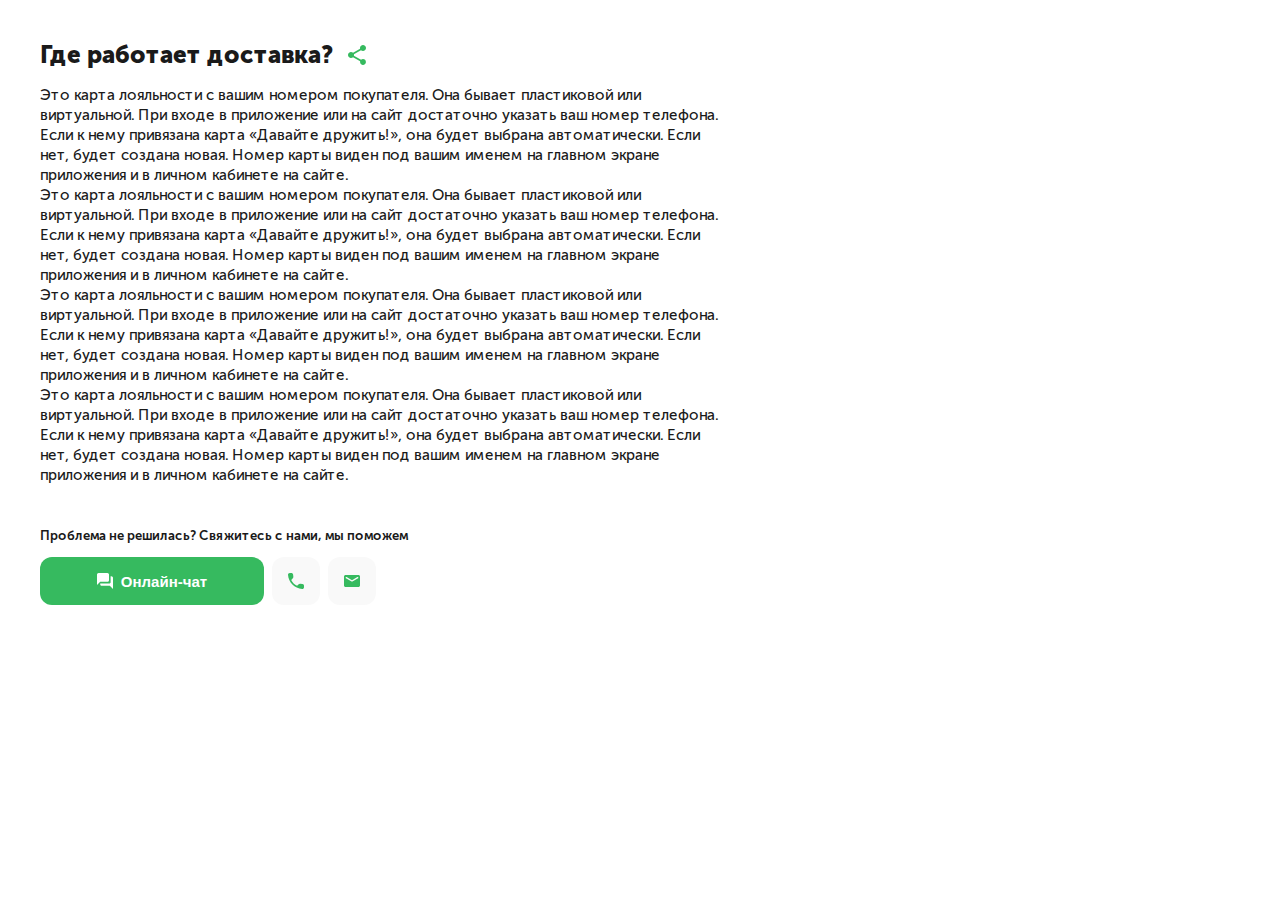
<file: test-ameton/index-second.html>
<!DOCTYPE html>
<html lang="en">

<head>
  <meta charset="UTF-8">
  <meta name="viewport" content="width=device-width, initial-scale=1.0">
  <title>Ameton</title>

  <link rel="stylesheet" href="./css/style.css">
</head>

<body>
  <main class="main">
    <div class="container">
      <h3 class="title-delivery">
        Где работает доставка?
        <svg width="24" height="24" viewBox="0 0 24 24" fill="none" xmlns="http://www.w3.org/2000/svg">
          <g clip-path="url(#clip0_4601_203)">
            <path
              d="M18 16.08C17.24 16.08 16.56 16.38 16.04 16.85L8.91 12.7C8.96 12.47 9 12.24 9 12C9 11.76 8.96 11.53 8.91 11.3L15.96 7.19C16.5 7.69 17.21 8 18 8C19.66 8 21 6.66 21 5C21 3.34 19.66 2 18 2C16.34 2 15 3.34 15 5C15 5.24 15.04 5.47 15.09 5.7L8.04 9.81C7.5 9.31 6.79 9 6 9C4.34 9 3 10.34 3 12C3 13.66 4.34 15 6 15C6.79 15 7.5 14.69 8.04 14.19L15.16 18.35C15.11 18.56 15.08 18.78 15.08 19C15.08 20.61 16.39 21.92 18 21.92C19.61 21.92 20.92 20.61 20.92 19C20.92 17.39 19.61 16.08 18 16.08Z"
              fill="#36BA5F" />
          </g>
          <defs>
            <clipPath id="clip0_4601_203">
              <rect width="24" height="24" fill="white" />
            </clipPath>
          </defs>
        </svg>
      </h3>

      <div class="text-delivery">
        <p>Это карта лояльности с вашим номером покупателя. Она бывает пластиковой или виртуальной. При входе в
          приложение или на сайт достаточно указать ваш номер телефона. Если к нему привязана карта «Давайте дружить!»,
          она будет выбрана автоматически. Если нет, будет создана новая. Номер карты виден под вашим именем на главном
          экране приложения и в личном кабинете на сайте.
          <br>
          Это карта лояльности с вашим номером покупателя. Она бывает
          пластиковой или виртуальной. При входе в приложение или на сайт достаточно указать ваш номер телефона. Если к
          нему привязана карта «Давайте дружить!», она будет выбрана автоматически. Если нет, будет создана новая. Номер
          карты виден под вашим именем на главном экране приложения и в личном кабинете на сайте.
          <br>
          Это карта лояльности с
          вашим номером покупателя. Она бывает пластиковой или виртуальной. При входе в приложение или на сайт
          достаточно указать ваш номер телефона. Если к нему привязана карта «Давайте дружить!», она будет выбрана
          автоматически. Если нет, будет создана новая. Номер карты виден под вашим именем на главном экране приложения
          и в личном кабинете на сайте.
          <br>
          Это карта лояльности с вашим номером покупателя. Она бывает пластиковой или
          виртуальной. При входе в приложение или на сайт достаточно указать ваш номер телефона. Если к нему привязана
          карта «Давайте дружить!», она будет выбрана автоматически. Если нет, будет создана новая. Номер карты виден
          под вашим именем на главном экране приложения и в личном кабинете на сайте.
        </p>
      </div>

      <span class="text-problem-delivery">Проблема не решилась? Свяжитесь с нами, мы поможем</span>

      <div class="wrapper-contacts-delivery">

        <button>
          <svg width="16" height="16" viewBox="0 0 16 16" fill="none" xmlns="http://www.w3.org/2000/svg">
            <path
              d="M14.4 3.2H13.6V9.6C13.6 10.04 13.24 10.4 12.8 10.4H3.2V11.2C3.2 12.08 3.92 12.8 4.8 12.8H12.8L16 16V4.8C16 3.92 15.28 3.2 14.4 3.2ZM12 7.2V1.6C12 0.72 11.28 0 10.4 0H1.6C0.72 0 0 0.72 0 1.6V12L3.2 8.8H10.4C11.28 8.8 12 8.08 12 7.2Z"
              fill="white" />
          </svg>
          Онлайн-чат
        </button>
        <svg width="48" height="48" viewBox="0 0 48 48" fill="none" xmlns="http://www.w3.org/2000/svg">
          <rect width="48" height="48" rx="12" fill="#F9F9F9" />
          <path
            d="M30.4323 26.9109L28.17 26.6526C27.6267 26.5903 27.0923 26.7773 26.7093 27.1603L25.0704 28.7992C22.5498 27.5166 20.4834 25.4591 19.2008 22.9295L20.8486 21.2818C21.2316 20.8988 21.4186 20.3644 21.3563 19.821L21.098 17.5765C20.9911 16.6769 20.234 16 19.3255 16H17.7846C16.7782 16 15.9409 16.8372 16.0033 17.8437C16.4753 25.4502 22.5587 31.5247 30.1562 31.9967C31.1627 32.0591 31.9999 31.2218 31.9999 30.2154V28.6745C32.0088 27.7749 31.3319 27.0178 30.4323 26.9109Z"
            fill="#36BA5F" />
        </svg>

        <svg width="48" height="48" viewBox="0 0 48 48" fill="none" xmlns="http://www.w3.org/2000/svg">
          <rect width="48" height="48" rx="12" fill="#F9F9F9" />
          <path
            d="M30.4 18H17.6C16.72 18 16 18.675 16 19.5V28.5C16 29.325 16.72 30 17.6 30H30.4C31.28 30 32 29.325 32 28.5V19.5C32 18.675 31.28 18 30.4 18ZM30.08 21.1875L24.848 24.255C24.328 24.5625 23.672 24.5625 23.152 24.255L17.92 21.1875C17.72 21.0675 17.6 20.865 17.6 20.6475C17.6 20.145 18.184 19.845 18.64 20.1075L24 23.25L29.36 20.1075C29.816 19.845 30.4 20.145 30.4 20.6475C30.4 20.865 30.28 21.0675 30.08 21.1875Z"
            fill="#36BA5F" />
        </svg>

      </div>

    </div>
  </main>
</body>

</html>
</file>
<file: task-first/style.css>
* {
  margin: 0;
  padding: 0;
  box-sizing: border-box;
}

.container {
  padding: 0;
  padding-top: 25px;
  max-width: 1920px;
  margin: 0 auto;
}

.wrapper-content {
  display: flex;
  flex-direction: column;
  align-items: flex-end;
  gap: 50px;
  position: relative;

}

.title {
  width: 580px;
  color: #0B64FE;
  font-family: 'Ubuntu', sans-serif;
  font-size: 62px;
  font-style: normal;
  font-weight: 300;
  margin-right: 270px;
}

.text-content {
  width: 500px;
  color: #181818;
  font-family: 'Ubuntu', sans-serif;
  font-size: 22px;
  font-style: normal;
  font-weight: 300;
  line-height: 170%;
  margin-right: 345px;
}

.wrapper-table {
  position: absolute;
  left: -200px;
  width: 1470px;
  height: 980px;
}

.wrapper-table img {
  transition: all ease .3s;
  position: absolute;
  top: 0;
  left: 0;
}

.wrapper-table img:first-of-type.down {
  top: 25px;
}

.wrapper-content img:first-of-type.up {
  top: -25px;
}

.wrapper-table button {
  position: absolute;
  color: #000;
  font-family: Ubuntu;
  font-size: 40.194px;
  font-style: normal;
  font-weight: 300;
  line-height: 170%;
  width: 200px;
  height: 200px;
  border-radius: 50%;
  background-color: #A6FFFF;
  border: none;
  outline: none;
  top: 530px;
}

#btn-up {
  left: 500px;
}

#btn-down {
  left: 770px;
}


@media (max-width: 321px) {
  .container {
    max-width: 320px;
    margin: 0 auto;
    padding-top: 12px;
    padding-left: 12px;
    padding-bottom: 20px;
  }

  .wrapper-content {
    gap: 25px;
    align-items: flex-start;
  }

  .title {
    width: 300px;
    font-family: 'Bebas Neue', sans-serif;
    font-size: 38px;
    font-weight: 700;
    margin-right: 0;
  }

  .text-content {
    width: 295px;
    font-size: 16px;
    margin-right: 0;
  }

  .wrapper-table {
    position: relative;
    left: -105px;
    width: 395px;
    height: 330px;
    overflow: hidden;
  }

  .wrapper-table img {
    width: 500px;
  }

  .wrapper-table button {
    width: 60px;
    height: 60px;
    font-size: 12px;
    top: 200px;
  }

  #btn-up {
    left: 170px;
  }

  #btn-down {
    left: 270px;
  }
}
</file>
<file: task-second/style.css>
@keyframes move-woman {
  0% {
    top: 150px;
  }

  50% {
    top: 0;
  }

  100% {
    top: 150px;
  }
}

@keyframes width-black-hole {
  0% {
    transform: scale(1);
  }

  50% {
    transform: scale(1.1);
  }

  100% {
    transform: scale(1);
  }
}

* {
  margin: 0;
  padding: 0;
  box-sizing: border-box;
}

body {
  background-color: #181818;
  height: 100vh;
}

.container {
  background-image: url('./img/background.png');
  background-size: cover;
  background-repeat: no-repeat;
  width: 100%;
  height: 100%;
  position: relative;
  z-index: -2;
}

.wrapper-background-dot {
  max-width: 1920px;
  margin: 0 auto;
  height: 100%;
  color: #fff;
  font-family: 'Montserrat', sans-serif;
  display: flex;
  align-items: center;
  justify-content: center;
}

.wrapper-content {
  position: relative;
  left: 100px;
}

.title {
  width: 480px;
  font-size: 56px;
  font-style: normal;
  font-weight: 400;
  line-height: 110%;
}

.text-content {
  font-size: 22px;
  font-style: normal;
  font-weight: 400;
  line-height: 170%;
  padding: 70px 0 50px;
  width: 590px;
}

.main-phrase {
  font-size: 44px;
  font-style: normal;
  font-weight: 400;
  line-height: 90%;
  width: 670px;
}

.main-phrase b:not(b:first-of-type) {
  font-size: 60px;
  font-weight: 900;
}

.main-phrase b:nth-of-type(2) {
  padding-left: 60px;
}

.main-phrase b:nth-of-type(2)::before {
  content: '«';
  font-size: 60px;
  font-weight: 400;
}

.main-phrase b:nth-of-type(3)::after {
  content: '»';
  font-size: 60px;
  font-weight: 400;
}

.wrapper-woman {
  position: relative;
  left: 100px;
  overflow: hidden;
}

#img-woman {
  position: relative;
  top: 150px;
  animation-name: move-woman;
  animation-duration: 3.5s;
  animation-delay: 2s;
  animation-iteration-count: infinite;
}

#black-hole {
  width: 190px;
  height: 60px;
  background-color: #000;
  position: relative;
  left: 125px;
  border-radius: 50%;
  z-index: -1;

  animation-name: width-black-hole;
  animation-duration: 3.5s;
  animation-delay: 2s;
  animation-iteration-count: infinite;
}


@media (max-width: 321px) {
  body {
    height: 100%;
  }

  .container {
    background-image: none;
  }

  .wrapper-background-dot {
    padding: 17px 0;
    max-width: 320px;
    flex-direction: column;
    overflow: hidden;
  }

  .wrapper-content {
    position: static;
  }

  .title {
    width: 227px;
    font-size: 34px;
  }

  .text-content {
    width: 289px;
    font-size: 16px;
    padding: 0;
    padding-top: 20px;
  }

  .main-phrase {
    position: absolute;
    bottom: 0;
    left: 17px;
    width: 300px;
    font-size: 38px;
  }

  .main-phrase b:nth-of-type(2) {
    padding-left: 0;
  }

  .wrapper-content .main-phrase b:last-of-type {
    font-size: 48px;
    line-height: 110%;
  }

  .wrapper-woman {
    left: 0;
  }

  #img-woman {
    width: 289px;
  }

  #black-hole {
    left: 50px;
  }

  #img-phone {
    width: 410px;
    padding-bottom: 160px;
    position: relative;
    left: 20px;
  }
}
</file>
<file: jac/styles/style.css>
/* Import styles */
@import './reset.css';

@font-face {
    font-family: 'Muller';
    src: url('../fonts/muller/MullerBold.eot');
    src: url('../fonts/muller/MullerBold.eot') format('embedded-opentype'),
        url('../fonts/muller/MullerBold.woff2') format('woff2'),
        url('../fonts/muller/MullerBold.woff') format('woff'),
        url('../fonts/muller/MullerBold.ttf') format('truetype');
    font-weight: bold;
    font-style: normal;
    font-display: swap;
}

/* Base */
:root {
    --dark-blue: #2B2D42;
    --light-gray: #EDF2F4;
    --light-red: #D90429;
}


/* Header */

.header {
    position: fixed;
    width: 100%;
    background-color: transparent;
    z-index: 22222;
    transition: .3s;
}

.header.scroll {
    background-color: #fff;
    box-shadow: 0px 4px 15.1px 0px rgba(0, 0, 0, 0.25);
}

.container {
    max-width: 1320px;
    margin: 0 auto;
    position: relative;
}

.container,
.container-fluid,
.container-lg,
.container-md,
.container-sm,
.container-xl,
.container-xxl {
    padding: 0;
}

.nav-header {
    position: relative;
    font-family: 'Montserrat', sans-serif;
    display: flex;
    justify-content: space-between;
    align-items: center;
    height: 112px;
}

#logo-header {
    width: 180px;
    height: 80px;
}

.list-nav-header {
    display: flex;
    height: 112px;
    margin-right: 40px;
}

.list-nav-header li {
    padding: 10px 22px 0;
    height: 112px;
    display: flex;
    align-items: center;
    border-radius: 0 0 5px 5px;
    transition: all .2s;
    position: relative;
}

.list-nav-header li .line-top {
    background-color: var(--light-gray);
    width: 100%;
    height: 7px;
    outline: none;
    border: none;
    position: absolute;
    top: -16px;
    left: 0;
    opacity: 0;
    transition: .2s;
}

.list-nav-header li:hover {
    background-color: rgba(43, 45, 66, 0.71);
    color: var(--light-gray);
}

.list-nav-header li:hover .line-top {
    opacity: 1;
}

.item-list-nav-header a {
    color: var(--var-dark-blue);
    font-size: 14px;
    font-weight: 600;
    text-decoration: none;
}

.wrapper-tel-nav-header {
    border-radius: 3px;
    background: rgba(43, 45, 66, 0.82);
    width: 240px;
    padding: 11px 0;
    display: flex;
    justify-content: center;
    align-items: center;
    gap: 10px;
    transition: all .2s;
}

.wrapper-tel-nav-header:hover {
    cursor: pointer;
    box-shadow: 0px 4px 5px var(--light-gray);
}

.tel-nav-header {
    color: var(--light-gray);
    font-size: 14px;
    font-weight: 600;
    text-decoration: none;
}

.tel-nav-header:hover {
    color: var(--light-gray);
}

.addres-header {
    display: flex;
    gap: 5px;
    align-items: center;
    position: absolute;
    right: 0;
    top: 10px;
    color: var(--dark-blue);
    font-size: 12px;
    font-weight: 600;
}

#burger-menu {
    display: none;
}

.offcanvas {
    max-width: 100%;
}

.offcanvas-body .addres-header {
    display: flex;
    position: static;
}

.offcanvas-body .contact-time {
    color: var(--dark-blue);
    font-family: 'Montserrat', sans-serif;
    font-size: 12px;
    font-weight: 600;
    padding: 11px 0 16px;
}

.offcanvas-body .list-nav-header {
    display: flex;
    flex-direction: column;
    height: 390px;
    margin-right: 0;
    padding-top: 20px;
    gap: 18px;
}

.offcanvas-body .list-nav-header li {
    padding: 19px 0 19px 26px;
    height: 17px;
    max-width: 270px;
    right: 16px;
    border-radius: 0 0 5px 0;
}

.offcanvas-body .list-nav-header li .line-top {
    top: -22px;
}

.offcanvas-body .btn-call-me {
    width: 320px;
}

.close-side-menu {
    position: relative;
    bottom: 7px;
}

/* Main */

.section-final-sale {
    background-image: url(../images/main/section-final-sale/bg-forest.png);
    background-repeat: no-repeat;
    background-size: cover;

    padding-top: 160px;
    position: relative;
}

.wrapper-section-final-sale {
    position: relative;
    display: flex;
    flex-direction: column;
    align-items: center;
}

.bg-shadow {
    height: 220px;
    width: 100%;
    position: absolute;
    bottom: 130px;
    left: 0;
    z-index: 22;

    background-image: linear-gradient(180deg, rgba(255, 255, 255, 0.00) 0%, #EBEBEB 39.58%, rgba(255, 255, 255, 0.00) 100%);
}

.bg-asphalt {
    height: 290px;
    width: 100%;
    position: absolute;
    bottom: 0;
    left: 0;
}

.bg-black-mob {
    display: none;
}

.title-section-final-sale {
    color: var(--light-gray);
    font-family: 'Montserrat', sans-serif;
    font-size: 67px;
    font-weight: 600;
    text-transform: uppercase;
    width: 1027px;
    line-height: 120%;
    padding-bottom: 44px;
}

.title-section-final-sale b {
    font-weight: 700;
}

.text-section-final-sale {
    color: var(--light-gray);
    font-family: 'Montserrat', sans-serif;
    font-size: 32px;
    font-weight: 600;
    line-height: normal;
    text-transform: uppercase;
    width: 592px;
    border-left: 10px solid var(--light-red);
    padding: 10px 24px;
}

.text-section-final-sale b {
    font-weight: 800;
}

.form-section-final-sale {
    padding-top: 68px;
    padding-bottom: 20px;
    width: 500px;
    display: flex;
    flex-direction: column;
    align-items: center;
    gap: 20px;
    position: relative;
    z-index: 25;
}

.form-section-final-sale input:not(:last-child) {
    border-radius: 3px;
    background-color: transparent;
    border: none;
    outline: none;
    color: var(--dark-blue);
    font-family: 'Montserrat', sans-serif;
    font-size: 22px;
    font-weight: 500;
}

.form-section-final-sale input[type="text"] {
    margin-bottom: 25px;
    width: 460px;
}

.form-section-final-sale input[type="tel"] {
    margin-bottom: 20px;
    width: 460px;
}

.form-section-final-sale img {
    position: absolute;
    z-index: -1;
}

.form-section-final-sale img:first-of-type {
    bottom: 235px;
}

.form-section-final-sale img:last-of-type {
    bottom: 160px;
}

.border-input-mobile {
    display: none;
}

.form-section-final-sale input:not(:last-child)::placeholder {
    color: var(--dark-blue);
    text-transform: uppercase;
}

.btn-get-sale {
    display: inline-block;
    text-decoration: none;
    text-align: center;
    width: 100%;
    padding: 17px 0;
    background-color: var(--light-red);
    color: var(--light-gray);
    font-family: 'Montserrat', sans-serif;
    font-size: 22px;
    font-weight: 700;
    text-transform: uppercase;
    border: none;
    outline: none;
    border-radius: 3px;
    transition: all .2s;
}

.btn-get-sale:hover {
    cursor: pointer;
    box-shadow: 0 4px 5px var(--light-gray);
}

.form-section-final-sale .wrapper-pers-data {
    display: flex;
    flex-direction: row-reverse;
    align-items: center;
    justify-content: space-between;
    width: 100%;
}


.form-section-final-sale .wrapper-pers-data p {
    width: 450px;
    color: var(--light-gray);
    font-family: 'Montserrat', sans-serif;
    font-size: 15px;
    font-weight: 500;
    line-height: 20px;
}

.form-section-final-sale .wrapper-pers-data p a {
    color: var(--light-gray);
    font-weight: 700;
}

.wrapper-check-pers-data {
    position: relative;
}

.wrapper-check-pers-data input {
    opacity: 0;
    position: relative;
    bottom: 2px;
    right: 4px;
    width: 25px;
    height: 23px;
    padding: 5px;
}

.wrapper-check-pers-data span {
    position: absolute;
    top: 0px;
    z-index: -3;
    border-radius: 1px;
    border: 1px solid var(--light-gray);
    width: 23px;
    height: 22px;
    display: flex;
    align-items: center;
    justify-content: center;
}

.wrapper-check-pers-data span svg {
    display: none;
}

.wrapper-check-pers-data input:checked+span svg {
    display: block;
}

.group-car {
    position: absolute;
    bottom: 50px;
    right: 10px;
    z-index: 2222;
}

.car-mob {
    display: none;
    position: relative;
    bottom: -63px;
    right: 0;
    z-index: 2222;
}

.wrapper-timer-sale {
    width: 780px;
    padding-left: 50px;
    background-image: url('../images/main/section-final-sale/bg-timer.png');
    background-repeat: no-repeat;
    background-size: cover;
    position: absolute;
    bottom: -120px;
    z-index: 2222;
    border-bottom: 7px solid var(--dark-blue);
}

.text-timer {
    padding: 22px 0 18px;
    color: var(--dark-blue);
    font-family: 'Montserrat', sans-serif;
    font-size: 20px;
    font-weight: 700;
    text-transform: uppercase;
}

.wrapper-counter-timer {
    padding-bottom: 47px;
    display: flex;
    color: var(--dark-blue);
    font-family: 'Muller', sans-serif;
    font-size: 60px;
    font-weight: 700;
    text-transform: uppercase;
}

.item-wrapper-counter-timer {
    display: flex;
    align-items: center;
    position: relative;
}

.item-wrapper-counter-timer:not(:last-of-type):after {
    content: ':';
    position: relative;
    bottom: 5px;
    padding: 0 15px;
}

.item-wrapper-counter-timer::before {
    content: 'дней';
    font-size: 16px;
    font-weight: 500;
    position: absolute;
    bottom: -10px;
    left: 8px;
}

.item-wrapper-counter-timer.hour::before {
    content: 'часов';
    left: 1px;
}

.item-wrapper-counter-timer.minute::before {
    content: 'минут';
    left: 1px;
}

.item-wrapper-counter-timer.second::before {
    content: 'секунд';
    left: 1px;
}



/* Section models */

.section-models {
    padding-top: 160px;
}

.title-section-models {
    color: var(--dark-blue);
    font-family: 'Montserrat', sans-serif;
    font-size: 41px;
    font-weight: 600;
    text-transform: uppercase;
}

.title-card-car {
    padding: 30px 0 4px;
    color: var(--dark-blue);
    font-family: 'Montserrat', sans-serif;
    font-size: 64px;
    font-weight: 500;
    text-transform: uppercase;
}

.card-car {
    padding-bottom: 45px;
    display: flex;
    justify-content: space-between;
}

.wrapper-colors-n-car {
    position: relative;
}

.wrapper-colors {
    position: absolute;
    display: flex;
    flex-direction: column;
    align-items: center;
    justify-content: center;
    top: 40px;
    left: 0;
}

.main-img-card {
    width: 738px;
    height: 330px;
    margin-bottom: 5px;
}

.wrapper-colors svg:nth-child(3) {
    margin: 15px 0;
}

.wrapper-swiper-car {
    position: relative;
    /* height: 141px;
    overflow: hidden; */
}

.visual-car {
    font-weight: 500;
    color: var(--dark-blue);
    font-family: 'Montserrat', sans-serif;
    font-size: 15px;
    text-transform: uppercase;
    display: inline-block;
    margin-right: 12px;
    position: relative;
    z-index: 44;
}

.visual-car.active {
    font-weight: 700;
}

.visual-car:hover {
    cursor: pointer;
}

.swiper {
    width: 660px;
    padding-top: 16px;
    padding-bottom: 5px;
    display: flex;
    align-items: center;
    position: relative;
    margin-left: 0;
    padding-left: 5px;
}

.swiper-button-prev {
    transform: rotate(180deg);
    transition: .3s;
    position: absolute;
    left: 0;
    top: 70px;
    z-index: 33;
}


.left-arrow-swiper.active {
    opacity: 1;
    visibility: visible;
}


.swiper-car.exterior,
.swiper-car.interior {
    opacity: 0;
    visibility: hidden;
    transition: .3s;
    position: absolute;
    top: 0;
}

.swiper-car.exterior.vision,
.swiper-car.interior.vision {
    opacity: 1;
    visibility: visible;
    /* position: static; */
    position: relative;
}

.swiper-car img {
    width: 154px;
    height: 102px;
    transition: .2s;
    position: relative;
    left: 0;
}

.swiper-car img:hover {
    cursor: pointer;
    border-radius: 4px;
    outline: 3px solid #D90429;
}

.left-blur {
    position: absolute;
    /* top: 0; */
    left: 0;
    height: 105px;
    width: 154px;
    transform: rotate(180deg);
    background: linear-gradient(268deg, #FFF 14%, rgba(255, 255, 255, 0.00) 117.24%);

    z-index: 5;

    opacity: 0;
    visibility: hidden;
}

.left-blur.active {
    opacity: 1;
    visibility: visible;
}

.swiper-button-next {
    transition: .3s;
    position: absolute;
    right: 0;
    top: 70px;
    z-index: 33;


    opacity: 1;
    visibility: visible;
}

.swiper-button-next.swiper-button-disabled,
.swiper-button-prev.swiper-button-disabled {
    opacity: 0;
    cursor: auto;
    pointer-events: none;
}

.right-arrow-swiper.active {
    opacity: 1;
    visibility: visible;
}

.right-blur {
    position: absolute;
    /* top: 0; */
    right: 0;
    height: 105px;
    width: 154px;
    background: linear-gradient(268deg, #FFF 14%, rgba(255, 255, 255, 0.00) 117.24%);

    z-index: 5;

    opacity: 1;
    visibility: visible;
}

.swiper-car.interior .right-blur {
    top: 10px;
    right: 0;
}

.right-blur.hidden {
    opacity: 0;
    visibility: hidden;
}

.right-card-car {
    padding-top: 64px;
}


.wrapper-price-car {
    padding: 10px 0 10px 15px;
    border-left: 10px solid var(--light-red);
}

.price-car {
    color: var(--dark-blue);
    font-family: 'Montserrat', sans-serif;
    font-size: 35px;
    font-weight: 600;
    text-transform: uppercase;
    padding-bottom: 6px;
}

.credit-car {
    color: rgba(43, 45, 66, 0.74);
    font-family: 'Montserrat', sans-serif;
    font-size: 25px;
    font-weight: 600;
    text-transform: uppercase;
}


.table-preference {
    color: #000;
    font-family: 'Montserrat', sans-serif;
    font-size: 15px;
    font-weight: 700;
    text-transform: uppercase;
    width: 500px;
    margin: 45px 0 40px;
}

.table-preference tr {
    display: flex;
    gap: 20px;
    padding-bottom: 35px;
}

.table-preference td {
    display: flex;
    align-items: center;
    gap: 20px;
}

.table-preference .first-row td:nth-child(1) p {
    width: 170px;
}

.table-preference .second-row td:nth-child(1) p {
    width: 175px;
}

.btn-get-offer {
    background-color: var(--dark-blue);
    font-size: 18px;
    border-radius: 2px;
    transition: none;
}

.btn-get-offer:hover {
    background-color: #fff;
    color: var(--dark-blue);
    outline: 2px solid #2B2D42;
}

.btn-credit {
    display: inline-block;
    text-align: center;
    text-decoration: none;
    margin-top: 17px;
    width: 100%;
    padding: 17px 0;
    background-color: #fff;
    color: var(--dark-blue);
    font-family: 'Montserrat', sans-serif;
    font-size: 18px;
    font-weight: 700;
    text-transform: uppercase;
    outline: none;
    border-radius: 2px;
    border: 2px solid #2B2D42;
    transition: all .2s;
}

.btn-credit:hover {
    background-color: var(--dark-blue);
    color: #fff;
    cursor: pointer;
}



/* Section equipment */

.title-section-equipment {
    padding: 40px 0;
    color: var(--dark-blue);
    font-family: 'Montserrat', sans-serif;
    font-size: 41px;
    font-weight: 600;
    text-transform: uppercase;
}

.form-equipment {
    position: relative;
    padding-bottom: 20px;
}

.form-equipment select {
    color: var(--dark-blue);
    font-family: 'Montserrat', sans-serif;
    font-size: 17px;
    font-weight: 500;
    text-transform: uppercase;
    border-radius: 4px;
    border: 1.5px solid var(--dark-blue);
    background: #FFF;
    appearance: none;
    padding: 14px;
}

.form-equipment select:first-of-type {
    width: 240px;
    margin-right: 20px;
}

.form-equipment svg:first-of-type {
    position: absolute;
    left: 210px;
    top: 14px;
}

.form-equipment select:last-of-type {
    width: 346px;
    color: rgba(43, 45, 66, 0.50);
    border: 1.5px solid rgba(43, 45, 66, 0.50);
}

.form-equipment svg:last-of-type {
    position: absolute;
    left: 580px;
    top: 14px;
}

.form-equipment select option:not(:first-child) {
    font-size: 20px;
}

.item-equipment {
    display: flex;
    justify-content: space-between;
    align-items: center;
    padding-bottom: 20px;
    padding-top: 20px;
    border-bottom: 2px solid #d9d9d9;
}

.wrapper-model-equipment h3 {
    color: var(--dark-blue);
    font-family: 'Montserrat', sans-serif;
    font-size: 26px;
    font-weight: 600;
    text-transform: uppercase;
    padding-bottom: 5px;
}

.wrapper-model-equipment p {
    color: #2B2D42;
    font-family: 'Montserrat', sans-serif;
    font-size: 20px;
    font-weight: 500;
    text-transform: uppercase;
    padding-bottom: 13px;
}

.table-equipment {
    color: var(--dark-blue);
    font-family: 'Montserrat', sans-serif;
    font-size: 20px;
    font-weight: 400;
    line-height: 24px;
}

.table-equipment tr {
    display: flex;
    gap: 20px;
    justify-content: space-between;
}

.table-equipment tr:last-of-type {
    padding-top: 20px;
}

.table-equipment td {
    display: flex;
    gap: 10px;
    align-self: center;
}

.table-equipment td p {
    width: 180px;
}

.wrapper-price-equipment {
    display: flex;
    flex-direction: column;
    align-items: flex-end;
}

.wrapper-price-equipment h3 {
    color: var(--dark-blue);
    font-family: 'Montserrat', sans-serif;
    font-size: 25px;
    font-weight: 600;
    text-transform: uppercase;
}

.wrapper-price-equipment p {
    color: rgba(43, 45, 66, 0.74);
    font-family: 'Montserrat', sans-serif;
    font-size: 17px;
    font-weight: 600;
    text-transform: uppercase;
    padding-top: 3px;
}

.wrapper-price-equipment .btn-get-sale {
    margin-top: 24px;
    width: 240px;
    background-color: var(--dark-blue);
    color: #fff;
    font-size: 13px;
    padding: 19px 0;
    transition: none;
}

.wrapper-price-equipment .btn-get-sale:hover {
    background-color: #fff;
    color: var(--dark-blue);
    outline: 2px solid #2B2D42;
}

.wrapper-price-equipment .btn-credit {
    width: 240px;
    font-size: 13px;
    margin-top: 12px;
}



/* Section-credit */

.section-credit {
    padding-top: 106px;
    border-bottom: 10px solid var(--dark-blue);
}

.bg-credit {
    display: none;
}

.wrapper-section-credit {
    padding-bottom: 17px;
    background-image: url('../images/main/section-credit/Rectangle120.png');
    background-size: cover;
    background-repeat: no-repeat;
}

.main-car-credit {
    position: absolute;
    left: -320px;
    bottom: 0;
}

.wrapper-right-credit {
    max-width: 578px;
    margin-left: auto;
    padding-top: 30px;
}

.title-section-credit {
    color: var(--dark-blue);
    font-family: 'Montserrat', sans-serif;
    font-size: 34px;
    font-weight: 700;
    text-transform: uppercase;
}

.table-credit {
    margin: 34px 0 16px;
    color: var(--dark-blue);
    font-family: 'Montserrat', sans-serif;
    font-size: 18px;
    font-weight: 600;
    text-transform: uppercase;
}

.table-credit tr {
    display: flex;
    gap: 27px;
}

.table-credit tr:last-of-type {
    margin-top: 37px;
}

.table-credit td {
    display: flex;
    align-items: center;
    gap: 10px;
}

.table-credit td p {
    width: 200px;
}

.table-credit td:last-child p {
    width: 243px;
}

.wrapper-right-credit .form-section-final-sale {
    padding-top: 20px;
}

.wrapper-right-credit .form-section-final-sale {
    width: 578px;
}



.wrapper-right-credit .form-section-final-sale input[type="text"] {
    width: 538px;
}

.border-input-credit-mob {
    display: none;
}

.wrapper-right-credit .form-section-final-sale input[type="tel"] {
    width: 538px;
}

.wrapper-right-credit .form-section-final-sale .wrapper-pers-data {
    justify-content: flex-end;
    gap: 20px;
}

.wrapper-right-credit .wrapper-check-pers-data span {
    border: 1px solid var(--dark-blue);
}

.wrapper-right-credit .form-section-final-sale .wrapper-pers-data p {
    color: var(--dark-blue);
}

.wrapper-right-credit .form-section-final-sale .wrapper-pers-data p a {
    color: var(--dark-blue);
}




/* Trade-in */

.section-trade-in {
    padding-top: 67px;
    overflow: hidden;
    border-bottom: 10px solid var(--dark-blue);
}

.main-car-trade-in {
    position: absolute;
    right: -300px;
    bottom: 0;
}

.bg-trade-in {
    position: absolute;
    left: 0;
    bottom: 0;
    height: 478px;
    width: 929px;
    z-index: -2;
}

.title-section-trade-in {
    padding-top: 29px;
    color: var(--dark-blue);
    font-family: 'Montserrat', sans-serif;
    font-size: 34px;
    font-weight: 700;
    text-transform: uppercase;
}

.wrapper-preference-trade-in {
    display: flex;
    align-items: center;
    gap: 10px;
}

.wrapper-preference-trade-in p {
    padding: 36px 0 29px;
    color: var(--dark-blue);
    font-family: 'Montserrat', sans-serif;
    font-size: 18px;
    font-weight: 600;
    text-transform: uppercase;
    width: 468px;
}


.wrapper-left-trade-in .form-section-final-sale {
    padding-top: 20px;
    width: 520px;
}

.wrapper-left-trade-in .form-section-final-sale input[type="text"] {
    width: 480px;
}

.wrapper-left-trade-in .form-section-final-sale input[type="tel"] {
    width: 480px;
}

.wrapper-left-trade-in .form-section-final-sale .wrapper-pers-data {
    justify-content: flex-end;
    gap: 20px;
}

.wrapper-left-trade-in .wrapper-check-pers-data span {
    border: 1px solid var(--dark-blue);
}

.wrapper-left-trade-in .form-section-final-sale .wrapper-pers-data p {
    color: var(--dark-blue);
}

.wrapper-left-trade-in .form-section-final-sale .wrapper-pers-data p a {
    color: var(--dark-blue);
}


/* Map */

.section-map {
    height: 496px;
    background-image: url('../images/main/section-map/image673.png');
    background-size: cover;
    background-repeat: no-repeat;
    max-width: 1920px;
    margin: 0 auto;
}

.bg-map {
    display: none;
}

.section-map .container {
    height: 100%;

    background-image: none;
}

.wrapper-section-map {
    padding-top: 138px;
}

.wrapper-section-map.mobile {
    display: none;
}


.wrapper-dot-map {
    position: absolute;
    left: 566px;
    top: 187px;
}

.wrapper-dot-map img {
    position: absolute;
    left: 22px;
    top: 40px;
    width: 65px;
    height: 28px;
}

.wrapper-card-contacts {
    border-radius: 0px 20px;
    background: #EDF2F4;
    box-shadow: 0px 4px 11.4px 0px rgba(0, 0, 0, 0.25);
    padding: 20px 30px 28px;
    width: 260px;
    margin-left: auto;
}

.title-card-contacts {
    color: #002D40;
    text-align: center;
    font-family: 'Montserrat', sans-serif;
    font-size: 24px;
    font-weight: 700;
    line-height: 30px;
    text-transform: uppercase;
    padding-bottom: 17px;
    border-bottom: 3px solid #FFF;
}

.wrapper-card-contacts p {
    color: #002D40;
    font-family: 'Montserrat', sans-serif;
    font-size: 15px;
    font-weight: 600;
    display: flex;
    gap: 12px;
}

.contact-tel {
    padding-top: 29px;
}

.contact-addres {
    padding: 23px 0;
}

.contact-addres svg {
    width: 27px;
}

.contact-time {
    padding-bottom: 16px;
}

.btn-call-me {
    display: inline-block;
    text-decoration: none;
    text-align: center;
    width: 100%;
    border-radius: 3px;
    background-color: var(--dark-blue);
    color: var(--light-gray);
    font-family: 'Montserrat', sans-serif;
    font-size: 15px;
    font-weight: 700;
    text-transform: uppercase;
    padding: 15px 0;
    border: none;
    outline: none;
}

.btn-call-me:hover {
    color: var(--light-gray);
}

/* Footer */

.footer {
    padding-top: 21px;
    padding-bottom: 50px;
}

.data-company {
    color: #000;
    font-family: 'Montserrat', sans-serif;
    font-size: 18px;
    font-weight: 600;
    width: 100%;
}

.mini-oferta,
.full-oferta {
    padding-top: 15px;
    color: #000;
    font-family: 'Montserrat', sans-serif;
    font-size: 17px;
    font-weight: 500;
}

.mini-oferta {
    padding: 15px 0 30px;
}

.full-oferta {
    text-align: justify;
    padding-bottom: 15px;

    display: none;
}

.btn-show-full-oferta {
    border: none;
    outline: none;
    padding: 0;
    color: #000;
    font-family: 'Montserrat', sans-serif;
    font-size: 17px;
    font-weight: 500;
    text-decoration-line: underline;
    background-color: #fff;
}

.wrapper-link-footer {
    display: flex;
    justify-content: space-between;
    padding-top: 48px;
}

.wrapper-link-footer a {
    color: #000;
    text-align: justify;
    font-family: 'Montserrat', sans-serif;
    font-size: 17px;
    font-weight: 500;
    text-decoration-line: underline;
}



/* Modal */

.fancybox__container {
    z-index: 55555;
}

.modal {
    display: none;
    width: 600px;
    height: 323px;
    padding: 24px 20px 14px;
    overflow: hidden;
    border-radius: 10px;
}

.black-figure {
    display: none;
}

.title-modal {
    color: var(--dark-blue);
    font-family: 'Montserrat', sans-serif;
    font-size: 19px;
    font-weight: 600;
    text-transform: uppercase;
    width: 203px;
}

.list-modal {
    color: var(--dark-blue);
    font-family: 'Montserrat', sans-serif;
    font-size: 12px;
    font-weight: 600;
    line-height: 130%;
    text-transform: uppercase;
    padding: 20px 0 5px;
}

.list-modal li {
    display: flex;
    align-items: center;
    gap: 5px;
}

.list-modal li::before {
    content: '';
    width: 7px;
    height: 7px;
    border-radius: 50%;
    border: 1px solid var(--dark-blue);
}

.modal .form-section-final-sale {
    padding: 0;
    align-items: flex-start;
    width: 245px;
    gap: 10px;
}

.modal input[type="text"] {
    width: 235px;
    font-size: 12px;
    margin-bottom: 5px;
    padding-left: 10px;
}

.modal input[type="tel"] {
    width: 235px;
    font-size: 12px;
    margin-bottom: 5px;
    padding-left: 10px;
}

.modal .form-section-final-sale img:first-of-type {
    bottom: 116px;
}

.modal .form-section-final-sale img:last-of-type {
    bottom: 82px;
}

.modal .btn-get-sale {
    font-size: 12px;
    padding: 13px 0;
    text-transform: uppercase;
}

.modal .btn-get-sale.modal-mobile {
    display: none;
}

.modal .form-section-final-sale img:nth-of-type(2),
.modal .form-section-final-sale img:nth-of-type(3) {
    display: none;
}

.modal .form-section-final-sale .wrapper-pers-data {
    gap: 7px;
    width: 270px;
}

.modal .form-section-final-sale .wrapper-pers-data p {
    font-size: 9px;
    color: rgba(43, 45, 66, 0.63);
    line-height: normal;
}

.modal .wrapper-check-pers-data span {
    border: 1px solid var(--dark-blue);
    width: 11px;
    height: 10px;
    top: 3px;
}

.modal .wrapper-check-pers-data input {
    width: 10px;
    height: 8px;
}

.modal .wrapper-pers-data p a {
    font-weight: 700;
    color: rgba(43, 45, 66, 0.63);
}


.white-figure-modal {
    width: 126px;
    height: 350px;
    background-color: #fff;
    position: absolute;
    top: -5px;
    left: 165px;
    transform: rotate(-8deg);
    z-index: -22222;
}

.line-modal-credit {
    position: absolute;
    top: 0;
    left: 265px;
}

.line-modal-mobile {
    display: none;
}

.modal-car-credit {
    position: absolute;
    right: 0;
    top: 0;
    z-index: -33333;
}


.car-credit-hall {
    display: none;
}

.close-modal {
    position: absolute;
    right: 10px;
    top: 10px;
}

.fancybox__content>.f-button.is-close-btn {
    top: 10px;
    right: 10px;
    border: 2px solid white;
    border-radius: 50%;
    --f-button-width: 25px;
    --f-button-height: 25px;
    --f-button-svg-width: 14px;
    --f-button-svg-height: 12px;
    color: #fff;
    background-color: transparent;
    opacity: 1;
}


.modal-offer-open .title-modal {
    width: 243px;
}

.modal-offer-open .white-figure-modal {
    top: -10px;
    left: 98px;
    width: 192px;
}



.car-offer-mobile {
    display: none;
}



.modal-question .title-modal {
    font-weight: 700;
}

.text-modal {
    color: var(--dark-blue);
    font-family: 'Montserrat', sans-serif;
    font-size: 12px;
    font-weight: 600;
    text-transform: uppercase;
    padding: 7px 0 41px;
    width: 228px;
}



.bg-question {
    top: -59px;
    position: absolute;
    left: -47px;
    z-index: -7;
    width: 334px;
    height: 423px;
    transform: rotate(172deg);
}

.modal-question .question {
    width: 330px;
    top: 11px;

}

.chat-left {
    position: absolute;
    right: 200px;
    bottom: 0px;
}

.chat-right {
    position: absolute;
    right: 0;
    bottom: 127px;
}

.phone {
    position: absolute;
    top: 0;
    right: -10px;
}

.modal-question .close-modal {
    color: #D90429;
    border-color: #D90429;
    position: absolute;
    top: 10px;
    right: 10px;
    z-index: 1111;
    cursor: pointer;
}

.car-question {
    position: absolute;
    right: 107px;
    bottom: 67px;
    height: 212px;
}


/* Media */



@media(max-width: 600px) {


    .container {
        width: calc(100% - 40px);
    }

    /* Header */
    .nav-header {
        height: 73px;
    }

    #logo-header {
        width: 80px;
        height: 35px;
    }

    .list-nav-header {
        display: none;
    }

    .wrapper-tel-nav-header {
        width: 149px;
        padding: 5px 0;
    }

    .tel-nav-header {
        font-size: 12px;
    }

    .addres-header {
        display: none;
    }

    #burger-menu {
        display: block;
    }




    /* Section final sale */
    .section-final-sale {
        padding-top: 80px;
        background-size: 365%;
    }

    .title-section-final-sale {
        font-size: 37px;
        width: 320px;
    }

    .title-section-final-sale b {
        font-weight: 700;
    }

    .text-section-final-sale {
        font-size: 15px;
        width: 303px;
        padding: 14px 10px;
        border-left: 7px solid var(--light-red);
    }

    .group-car {
        display: none;
    }

    .car-mob {
        display: block;
    }

    .bg-shadow {
        height: 120px;
        bottom: 319px;
    }

    .bg-asphalt {
        height: 190px;
        bottom: 200px;
    }

    .bg-black-mob {
        display: block;
        position: absolute;
        bottom: 0px;
        width: 100%;
    }

    .form-section-final-sale {
        align-items: flex-start;
        width: 320px;
        padding-top: 100px;
        gap: 13px;
    }

    .wrapper-section-final-sale .form-section-final-sale input[type="text"] {
        width: 320px;
        margin-bottom: 15px;
        padding: 0 10px;
        color: #fff;
        font-size: 12px;
    }

    .wrapper-section-final-sale .form-section-final-sale input[type="text"]::placeholder,
    .wrapper-section-final-sale .form-section-final-sale input[type="tel"]::placeholder {
        color: #fff;
    }

    .wrapper-section-final-sale .form-section-final-sale input[type="tel"] {
        width: 320px;
        padding: 0 10px;
        color: #fff;
        font-size: 12px;
        margin-bottom: 5px;
    }

    .form-section-final-sale img:first-of-type {
        display: none;
    }

    .form-section-final-sale img:last-of-type {
        display: none;
    }

    .border-input-mobile {
        display: block;
    }

    .form-section-final-sale img:nth-of-type(2) {
        bottom: 163px;
    }

    .form-section-final-sale img:nth-of-type(3) {
        bottom: 119px;
    }

    .form-section-final-sale .wrapper-pers-data {
        gap: 10px;
        justify-content: flex-end;
    }

    .form-section-final-sale .wrapper-pers-data p {
        width: 270px;
        font-size: 10px;
        line-height: normal;
    }

    .wrapper-check-pers-data span {
        top: 4px;
        width: 17px;
        height: 16px;
    }

    .wrapper-check-pers-data span svg {
        width: 12px;
        height: 12px;
    }

    .wrapper-price-car {
        border-width: 7px;
    }

    .wrapper-section-final-sale .btn-get-sale {
        font-size: 16px;
    }

    .btn-get-sale {
        font-size: 15px;
    }

    .btn-credit {
        margin-top: 7px;
        font-size: 15px;
    }

    .wrapper-timer-sale {
        max-width: 360px;
        padding-left: 20px;
        bottom: -102px;
    }

    .text-timer {
        padding: 10px 0 14px;
        font-size: 12px;
        text-align: center;
    }

    .wrapper-counter-timer {
        font-size: 42px;
        padding-bottom: 17px;
    }

    .item-wrapper-counter-timer::before {
        font-size: 12px;
    }

    /* Section models  */
    .section-models {
        padding-top: 135px;
    }

    .title-section-models {
        font-size: 21px;
    }

    .card-car {
        padding-bottom: 20px;
        flex-direction: column;
    }

    .title-card-car {
        font-size: 33px;
        padding: 17px 0 15px;
    }

    .wrapper-colors {
        top: -5px;
    }

    .wrapper-colors svg {
        width: 30px;
        height: 30px;
    }

    .wrapper-colors svg:first-child,
    .wrapper-colors svg:last-child {
        width: 15px;
        height: 17px;
    }

    .wrapper-colors svg:nth-child(3) {
        margin: 8px 0;
    }

    .main-img-card {
        width: 300px;
        height: 160px;
        position: relative;
        left: 38px;
    }

    .wrapper-swiper-car {
        padding-top: 15px;
    }

    .swiper {
        width: 320px;
        padding-top: 12px;
    }

    .swiper-car img {
        width: 76px;
        height: 51px;
    }

    .swiper-button-next,
    .swiper-button-prev {
        width: 13px;
        height: 13px;
        top: 55px;
        right: 14px;
    }

    .left-blur,
    .right-blur {
        width: 70px;
        height: 57px;
        top: 10px;
    }

    .right-blur {
        right: 0;
    }

    .right-card-car {
        padding-top: 25px;
    }

    .price-car {
        font-size: 28px;
        width: 293px;
    }

    .price-car b,
    .credit-car b {
        font-weight: 700;
    }

    .credit-car {
        font-size: 21px;
    }

    .table-preference {
        margin: 23px 0 5px;
        font-size: 12px;
        width: 320px;
        max-width: 320px;
    }


    .table-preference tr {
        padding-bottom: 14px;
    }

    .table-preference tr svg {
        width: 22px;
    }

    .table-preference tr:first-of-type td:first-of-type svg:first-of-type {
        width: 27px;
    }

    .table-preference td {
        gap: 8px;
    }

    .table-preference .first-row td:nth-child(1) p {
        width: 137px;
    }

    .table-preference .first-row td:nth-child(2) p {
        width: 85px;
    }

    .table-preference .second-row td:last-of-type {
        padding-left: 35px;
    }

    .table-preference .second-row td:nth-child(1) p {
        width: 107px;
    }

    .table-preference .second-row td:nth-child(2) p {
        width: 73px;
    }

    .table-preference .third-row p {
        width: 80px;
    }

    /* Section equipment */

    .title-section-equipment {
        font-size: 21px;
        padding: 20px 0 17px;
    }


    .form-equipment select:first-of-type {
        width: 320px;
        margin-bottom: 11px;
        margin-right: 0;
    }

    .form-equipment svg:first-of-type {
        left: 285px;
    }

    .form-equipment select:last-of-type {
        width: 320px;
    }

    .form-equipment svg:last-of-type {
        left: 285px;
        top: 67px;
    }


    .item-equipment {
        flex-direction: column;
        border: none;
        padding-bottom: 0;
    }


    .wrapper-model-equipment img {
        width: 316px;
    }

    .table-equipment {
        font-size: 15px;
    }

    .table-equipment tr:last-of-type {
        padding-top: 8px;
    }

    .table-equipment tr svg {
        width: 20px;
    }

    .table-equipment td p {
        width: 117px;
    }

    .wrapper-price-equipment {
        width: 100%;
        align-items: flex-start;
        padding-top: 19px;
    }

    .wrapper-price-equipment h3 b,
    .wrapper-price-equipment p b {
        font-weight: 700;
    }

    .wrapper-price-equipment .btn-get-sale,
    .wrapper-price-equipment .btn-credit {
        width: 100%;
    }

    .wrapper-price-equipment .btn-get-sale {
        margin-top: 19px;
    }

    /* Section-credit */
    .section-credit {
        padding-top: 85px;

    }

    .bg-credit {
        display: block;
        position: absolute;
        bottom: 0;
        height: 402px;
        z-index: -3;
        width: 100%;
    }

    .wrapper-section-credit {
        background-image: none;
    }

    .main-car-credit {
        width: 100%;
        top: -50px;
        left: 0;
    }

    .wrapper-right-credit {
        padding-top: 190px;
    }

    .title-section-credit {
        font-size: 18px;
    }

    .table-credit {
        font-size: 12px;
        margin: 20px 0 0;
    }

    .table-credit tr {
        gap: 9px;
    }

    .table-credit tr:last-of-type {
        margin-top: 15px;
    }

    .table-credit tr:first-of-type td:last-of-type {
        position: relative;
        top: 57px;
    }

    .table-credit tr:last-of-type td:last-of-type {
        position: relative;
        bottom: 53px;
        left: 13px;
    }

    .table-credit tr svg {
        width: 27px;
    }

    .table-credit tr:first-of-type td:first-of-type p {
        width: 136px;
    }

    .table-credit tr:first-of-type td:last-of-type p {
        width: 104px;
    }

    .table-credit tr:last-of-type td:first-of-type p {
        width: 124px;
    }

    .table-credit tr:last-of-type td:last-of-type p {
        width: 79px;
    }

    .wrapper-right-credit .form-section-final-sale {
        width: 320px;
        padding-top: 35px;
        gap: 9px;
    }

    .wrapper-right-credit .form-section-final-sale input[type="text"],
    .wrapper-right-credit .form-section-final-sale input[type="tel"] {
        width: 320px;
        font-size: 12px;
        padding: 0 10px;
    }

    .border-input-credit-mob {
        display: block;
    }

    .wrapper-right-credit .form-section-final-sale img:nth-of-type(2) {
        bottom: 162px;
    }

    .wrapper-right-credit .form-section-final-sale img:nth-of-type(3) {
        bottom: 112px;
    }

    .wrapper-right-credit .form-section-final-sale input[type="tel"] {
        margin-bottom: 10px;
    }

    .wrapper-right-credit .btn-get-sale {
        background-color: var(--dark-blue);
    }

    .wrapper-right-credit .form-section-final-sale .wrapper-pers-data {
        gap: 3px;
    }

    /* Trade-in */
    .section-trade-in {
        padding-top: 33px;
    }

    .main-car-trade-in {
        top: 0;
        width: 100%;
        right: 0;
    }

    .wrapper-left-trade-in .form-section-final-sale {
        width: 320px;
        gap: 7px;
    }

    .wrapper-left-trade-in .form-section-final-sale input[type="text"],
    .wrapper-left-trade-in .form-section-final-sale input[type="tel"] {
        width: 320px;
        font-size: 12px;
        padding: 0 10px;
    }

    .wrapper-left-trade-in .form-section-final-sale input[type="text"] {
        margin-bottom: 23px;
    }

    .wrapper-left-trade-in .form-section-final-sale input[type="tel"] {
        margin-bottom: 13px;
    }

    .wrapper-left-trade-in .form-section-final-sale img:nth-of-type(2) {
        bottom: 157px;
    }

    .wrapper-left-trade-in .form-section-final-sale img:nth-of-type(3) {
        bottom: 111px;
    }

    .wrapper-left-trade-in .btn-get-sale {
        background-color: var(--dark-blue);
    }

    .wrapper-left-trade-in .form-section-final-sale .wrapper-pers-data {
        gap: 3px;
    }

    .bg-trade-in {
        height: 404px;
        width: 100%;
    }

    .title-section-trade-in {
        padding-top: 190px;
    }

    .wrapper-preference-trade-in p {
        font-size: 12px;
        width: 268px;
        padding: 24px 0 25px;
    }


    /* Map */
    .section-map {
        height: 350px;
        background-image: none;
    }

    .section-map .container {
        overflow: hidden;
    }

    .bg-map {
        display: block;
        position: absolute;
        height: 350px;
        left: -490px;
        top: 0;
    }

    .wrapper-section-map {
        display: none;
    }

    .wrapper-section-map.mobile {
        padding: 0;
        position: relative;
        bottom: 45px;
        max-width: 360px;
        display: block;
        margin: 0 auto;
    }

    .contact-time svg {
        margin-left: 3px;
    }

    .wrapper-card-contacts {
        width: 100%;
        border-radius: 0;
    }

    .section-map .wrapper-dot-map {
        left: 100px;
        top: 102px;
    }

    /* Footer */
    .footer {
        padding-top: 300px;
    }

    .data-company {
        font-size: 12px;
        width: 318px;
        text-align: justify;
        letter-spacing: -1.2px;
    }

    .mini-oferta,
    .full-oferta {
        font-size: 12px;
        letter-spacing: -0.8px;
    }

    .mini-oferta {
        padding: 15px 0;
    }

    .btn-show-full-oferta {
        font-size: 12px;
    }

    .wrapper-link-footer {
        flex-direction: column;
        padding-top: 29px;
        gap: 22px;
    }

    .wrapper-link-footer a {
        font-size: 12px;
    }


    /* Modal */

    .modal {
        width: 360px;
    }

    .title-modal {
        font-size: 17px;
    }

    .modal-offer-open .modal-car-credit {
        display: none;
    }

    .modal-offer-open .line-modal-credit {
        display: none;
    }

    .line-modal-mobile {
        display: block;
        position: absolute;
        z-index: 4;
        top: 140px;
        left: 0;
    }

    .modal-offer-open .white-figure-modal {
        display: none;
    }

    .car-offer-mobile {
        display: block;
        position: absolute;
        top: 0;
        left: 0;
        width: 100%;
        z-index: -2;
    }

    .modal-offer-open .form-section-final-sale .wrapper-pers-data {
        position: relative;
        left: 66px;
        top: 45px;
        justify-content: flex-start;
    }

    .modal-offer-open .form-section-final-sale .wrapper-pers-data p {
        font-size: 6px;
        width: 140px;
    }

    .modal-offer-open .btn-get-sale {
        display: none;
    }

    .modal-offer-open .btn-get-sale.modal-mobile {
        display: inline-block;
        width: 171px;
        font-size: 12px;
        padding: 8px 0;
        position: relative;
        top: 77px;
    }


    .modal-offer-open input[type="text"] {
        width: 153px;
        top: 114px;
        position: relative;
    }

    .modal-offer-open input[type="text"]::placeholder {
        text-transform: lowercase;
    }

    .modal-offer-open input[type="tel"] {
        top: 81px;
        left: 165px;
        width: 166px;
        position: relative;
    }

    .modal-offer-open .form-section-final-sale img:nth-of-type(2),
    .modal-offer-open .form-section-final-sale img:nth-of-type(3) {
        display: block;
        bottom: -15px;
    }

    .modal-offer-open .form-section-final-sale img:nth-of-type(3) {
        left: 166px;
    }

    .modal-offer-open .list-modal {
        position: relative;
        top: 112px;
        display: flex;
        justify-content: space-between;
        flex-wrap: wrap;
        text-transform: lowercase;
    }

    .modal-offer-open .list-modal li {
        display: inline-block;
        padding-left: 13px;
    }

    .modal-offer-open .list-modal li::before {
        display: none;
        margin-right: 7px;
    }

    .modal-offer-open .list-modal li::after {
        content: '';
        display: inline-block;
        width: 7px;
        height: 7px;
        border: 1px solid var(--dark-blue);
        border-radius: 50%;
        position: absolute;
    }

    .modal-offer-open .list-modal li:first-of-type {
        width: 129px;
        margin-bottom: 5px;
    }

    .modal-offer-open .list-modal li:first-of-type::after {
        left: 0;
        top: 22px;
    }

    .modal-offer-open .list-modal li:nth-child(2) {
        width: 153px;
    }

    .modal-offer-open .list-modal li:nth-child(2)::after {
        left: 167px;
        top: 22px;
    }

    .modal-offer-open .list-modal li:nth-child(3) {
        width: 120px;
        position: relative;
        left: 167px;
    }

    .modal-offer-open .list-modal li:nth-child(3)::after {
        left: 0;
        top: 1px;
    }

    .modal-offer-open .list-modal li:last-of-type {
        width: 109px;
        position: relative;
        right: 211px;
    }

    .modal-offer-open .list-modal li:last-of-type::after {
        left: 0;
        top: 1px;
    }


    .modal-offer-open .title-modal {
        position: relative;
        width: 328px;
        height: 40px;
        top: 137px;
    }

    .modal-offer-open .bg-question {
        transform: rotate(90deg);
        top: 96px;
        left: 0;
        z-index: -2;
    }

    .is-compact .fancybox__content>.f-button.is-close-btn {
        top: 10px;
        right: 10px;
        --f-button-width: 23px;
        --f-button-height: 23px;
        --f-button-svg-width: 14px;
        --f-button-svg-height: 12px;
        opacity: 1;
    }

    .modal-credit-open {
        padding: 24px 16px 14px;
    }

    .modal-credit-open .list-modal {
        text-transform: lowercase;
    }

    .modal-credit-open .title-modal {
        width: 241px;
        font-size: 15px;
    }

    .modal-credit-open .form-section-final-sale {
        width: 166px;
        padding-top: 20px;
    }

    .modal-credit-open input[type="text"]::placeholder {
        text-transform: lowercase;

    }

    .modal-credit-open input[type="text"] {
        margin-bottom: 15px;
    }


    .modal-credit-open .form-section-final-sale img:nth-of-type(2),
    .modal-credit-open .form-section-final-sale img:nth-of-type(3) {
        display: block;
        position: absolute;
    }

    .modal-credit-open .form-section-final-sale img:nth-of-type(2) {
        bottom: 116px;
    }

    .modal-credit-open .form-section-final-sale img:nth-of-type(3) {
        bottom: 74px;
    }

    .modal-credit-open .form-section-final-sale .wrapper-pers-data {
        width: 177px;
    }

    .modal-credit-open .form-section-final-sale .wrapper-pers-data p {
        font-size: 6px;
    }

    .modal-credit-open .modal-car-credit {
        position: absolute;
        right: -149px;
        top: -3px;
        z-index: -10;
    }

    .modal-credit-open .bg-question {
        left: -104px;
        transform: rotate(193deg);
    }

    .modal-credit-open .line-modal-credit {
        top: -7px;
        left: 203px;
        transform: rotate(21deg);
    }

    .black-figure {
        display: block;
        width: 66px;
        height: 27px;
        background-color: #000;
        border-radius: 2px;
        position: absolute;
        right: -20px;
        bottom: 73px;
    }

    .car-credit-hall {
        display: block;
        position: absolute;
        right: -24px;
        top: 33px;
        height: 315px;
    }




    .modal-question .title-modal {
        font-size: 25px;
        width: 158px;
    }

    .modal-question .text-modal {
        width: 138px;
    }

    .modal-question .form-section-final-sale {
        width: 166px;
    }

    .modal-question input[type="text"]::placeholder {
        text-transform: lowercase;
    }

    .modal-question .form-section-final-sale img:nth-of-type(2),
    .modal-question .form-section-final-sale img:nth-of-type(3) {
        display: block;
        position: absolute;
    }

    .modal-question .form-section-final-sale img:nth-of-type(2) {
        bottom: 109px;
    }

    .modal-question .form-section-final-sale img:nth-of-type(3) {
        bottom: 75px;
    }

    .modal-question .form-section-final-sale .wrapper-pers-data p {
        width: 160px;
        font-size: 6px;
    }

    .modal-question .white-figure-modal {
        display: none;
    }

    .modal-question .line-modal-credit {
        transform: rotate(5deg);
        left: 182px;
    }

    .modal-question .question {
        width: 235px;
        top: 58px;
        right: -33px;
    }

    .car-question {
        right: 43px;
        bottom: 90px;
        height: 152px;
    }

    .chat-left {
        right: 70px;
        bottom: 10px;
        width: 70px;
    }

    .chat-right {
        width: 45px;
        bottom: 200px;
    }

    .phone {
        width: 108px;
        right: 22px;
    }

    .modal-question .bg-question {
        left: -124px;
        transform: rotate(177deg);
    }
}

@media (max-width: 1919px) {
    .section-map {
        background-image: none;
    }

    .section-map .container {
        background-image: url('../images/main/section-map/image673.png');
        background-size: cover;
        background-repeat: no-repeat;
    }

    .wrapper-dot-map {
        left: 856px;
    }
}
</file>
<file: lada/css/style.css>
@import './reset.css';

:root {
    --color-orange: #FF8743;
    --color-gray: #4C5865;
    --color-white: #fff;
}

html {
    scroll-behavior: smooth;
}

body {
    font-family: 'Open Sans', sans-serif;
}

.container {
    max-width: 1180px;
    margin: 0 auto;
}

.btn {
    width: 260px;
    height: 43px;
    border: none;
    outline: none;
    font-size: 14px;
    background-color: var(--color-gray);
    color: var(--color-white);
    border-radius: 26px;
}

.btn.white {
    background-color: transparent;
    border: 1px solid var(--color-gray);
    color: var(--color-gray);
}

.btn.equip {
    background-color: var(--color-orange);
    width: 200px;
    height: 32px;
    color: var(--color-white);
    font-size: 12px;
}

.btn.equip.white {
    background-color: transparent;
    border: 1ps solid var(--color-gray);
    color: var(--color-gray);
}

.btn.form.block {
    width: 380px;
    height: 38px;
    background-color: var(--color-orange);
    margin: 8px 0;
}

.input {
    width: 180px;
    height: 37px;
    border: 1px solid rgb(255, 255, 255);
    border-radius: 51px;
    color: rgba(255, 255, 255, 0.71);
    background-color: transparent;
    padding-left: 16px;
    outline: none;
    font-size: 12px;
}

.input::placeholder {
    color: rgba(255, 255, 255, 0.71)
}

.label-form {
    display: flex;
    align-items: center;
    gap: 10px;
    font-size: 12px;
}

.custom-checkbox {
    width: 14px;
    height: 14px;
    background-color: #9C9C9C;
    display: flex;
    align-items: center;
    justify-content: center;
}

.custom-checkbox svg {
    display: none;
}

input[type="checkbox"] {
    position: absolute;
    opacity: 0;
}

input[type="checkbox"]:checked+span svg {
    display: block;
}

.section-title {
    font-size: 33px;
    font-weight: 600;
    color: var(--color-gray);
    text-align: center;
}



/* Header */

.header {
    padding: 15px 0;
    position: fixed;
    width: 100vw;
    z-index: 100;
    background-color: transparent;
    transition: all ease .3s;
    color: var(--color-white);
}

.header.scrolled {
    background-color: var(--color-white);
    color: var(--color-gray);
}

.header::after {
    content: '';
    width: 100%;
    height: 2px;
    position: absolute;
    bottom: 10px;
    background-image: linear-gradient(to right, transparent 30%, rgba(255, 255, 255, .5) 100%);
}

.header.scrolled::after {
    background-image: linear-gradient(to right, transparent 30%, #4C5865 100%);
}

.header .container {
    display: flex;
    justify-content: space-between;
    align-items: center;
}

.wrapper-logo-address {
    display: flex;
    flex-direction: column;
    align-items: center;
}

.wrapper-logo-address span {
    /* color: var(--color-white); */
    font-size: 12px;
}

.gray-logo {
    display: none;
}

.header.scrolled .gray-logo {
    display: block;
}

.header-nav-desc-list {
    display: flex;
    gap: 50px;
    font-size: 12px;
}

.header-nav-desc-list li a {
    color: var(--color-white);
    transition: all ease .3s;
}

.header-nav-desc-list li a:hover,
.header.scrolled .header-nav-desc-list li a:hover {
    color: var(--color-orange);
}

.header.scrolled .header-nav-desc-list li a {
    color: var(--color-gray);
}

.wrapper-tel-n-callback {
    display: flex;
    align-items: center;
    gap: 23px;
}

.wrapper-tel-n-callback a {
    color: var(--color-white);
    font-size: 12px;
}

.header.scrolled .wrapper-tel-n-callback a {
    color: var(--color-gray);
}

.burger-open,
.burger-close {
    display: none;
}

.burger-open {
    width: 30px;
    height: 24px;
    background-color: var(--color-white);
    position: relative;
}

.burger-open::before {
    content: '';
    width: 30px;
    height: 6px;
    background-color: #000;
    position: absolute;
    top: 4px;
    left: 0;
}

.burger-open::after {
    content: '';
    width: 30px;
    height: 6px;
    background-color: #000;
    position: absolute;
    bottom: 4px;
    left: 0;
}

.burger-close {
    color: var(--color-gray);
    font-size: 40px;
    line-height: 28px;
    width: 30px;
    height: 24px;
    transform: rotate(45deg);
    position: relative;
    left: 12px;
    top: 2px
}

.header.scrolled .burger-open {
    background-color: var(--color-gray);
}

.header.scrolled .burger-open::after,
.header.scrolled .burger-open::before {
    background-color: var(--color-white);
}

/* side menu */

.side-menu {
    display: flex;
    flex-direction: column;
    transition: all ease .3s;
    width: 0vw;
    position: fixed;
    top: 56px;
    right: 0;
    z-index: 55;
    background-color: var(--color-white);
    height: 100vh;
}

.side-menu-list {
    display: none;
    flex-direction: column;
}

.bg-logo-side-menu {
    position: absolute;
    left: 0;
    top: 100px;
    width: 100%;
    z-index: -1;
}

.side-menu.active .side-menu-list {
    display: flex;
    padding: 0 20px;
    margin: 20px 0;
}

.side-menu.active .side-menu-list li {
    display: flex;
    padding: 9px 0;
    font-size: 15px;
}

.side-menu.active .side-menu-list li a {
    color: var(--color-gray);
}

.side-menu .btn {
    display: none;
    border-radius: 37px;
    justify-content: center;
    align-items: center;
    margin: 0 20px;
    width: auto;
    height: 39px;
    font-size: 14px;
}

.side-menu.active .btn {
    display: inline-flex;

}


/* Main */

/* Banner */

.banner {
    /* height: 826px; */
    height: 100vh;
    position: relative;
    color: var(--color-white);
    overflow-x: hidden;
    background-image: url('../img/banner-desc.webp');
    background-size: cover;
    background-repeat: no-repeat;
    background-position: center;
    margin-bottom: 20px;
}

.banner .container {
    padding-top: 115px;
    height: 100%;
    display: flex;
    flex-direction: column;
    justify-content: space-between;
    padding-bottom: 30px;
}

.banner-desc {
    position: absolute;
    left: 0;
    top: 0;
    width: 100%;
    height: 100%;
    z-index: -1;
}

.absolute-text-credit {
    position: absolute;
    right: -30px;
    top: 115px;
    background: rgba(255, 135, 67, 0.67);
    backdrop-filter: blur(5.2px);
    border-radius: 45px;
    /* width: 640px; */
    width: 34vw;
    padding: 4px 25px;
    font-size: 20px;
    font-weight: 700;
}


.title-banner {
    font-size: 51px;
}

.wrapper-content {
    border: 6px solid rgb(255, 135, 67);
    border-image: linear-gradient(150deg, rgb(255, 135, 67) 1.733%, rgba(255, 135, 67, 0) 39.277%);
    border-image-slice: 1;
    max-width: 715px;
    padding: 20px;
}

.wrapper-content p {
    font-size: 32px;
    font-weight: 700;
}

.wrapper-content p b {
    color: var(--color-orange);
}

.wrapper-content .list-banner {
    font-size: 19px;
    padding-top: 35px;
}

.list-banner li {
    display: flex;
    align-items: center;
    gap: 15px;
    padding-bottom: 25px;
    text-transform: uppercase;
    font-weight: 700;
}

.list-banner li::before {
    content: '';
    background-image: url("data:image/svg+xml;charset=UTF-8,%3csvg width='26' height='26' viewBox='0 0 26 26' fill='none' xmlns='http://www.w3.org/2000/svg'%3e%3cpath d='M12.9998 23.8333C18.9829 23.8333 23.8332 18.9831 23.8332 13C23.8332 7.01691 18.9829 2.16666 12.9998 2.16666C7.01675 2.16666 2.1665 7.01691 2.1665 13C2.1665 18.9831 7.01675 23.8333 12.9998 23.8333Z' stroke='%23FF8743' stroke-width='2' stroke-linecap='round' stroke-linejoin='round'/%3e%3cpath d='M13 17.3333L17.3333 13L13 8.66666' stroke='%23FF8743' stroke-width='2' stroke-linecap='round' stroke-linejoin='round'/%3e%3cpath d='M8.6665 13H17.3332' stroke='%23FF8743' stroke-width='2' stroke-linecap='round' stroke-linejoin='round'/%3e%3c/svg%3e");
    width: 26px;
    height: 26px;
    background-size: cover;
    background-repeat: no-repeat;
}


/* timer */

.wrapper-timer {
    display: flex;
    justify-content: space-between;
    align-items: center;
}

.timer-title {
    font-size: 25px;
    max-width: 205px;
    text-align: center;
    font-weight: 700;
}

.timer {
    display: flex;
    justify-content: space-between;
    /* gap: 80px; */
    gap: 40px;
}

.time-count__item {
    width: 80px;
    display: flex;
    flex-flow: column;
    align-items: center;
    position: relative;
    /* gap: 5px; */
    z-index: 1;
}

.time-count__val {
    font-weight: 700;
    /* font-size: 45px; */
    font-size: 34px;
    line-height: 1;
}

.time-count__text {
    /* font-weight: 600; */
    font-size: 15px;
    font-size: 12px;
    line-height: 1;
    /* text-transform: uppercase; */
}

.pie {
    display: block;
    /* width: 112px; */
    width: 75px;
    /* height: 112px; */
    height: 75px;
    border-radius: 50%;
    transform: rotate(-90deg);
    position: absolute;
    bottom: -15px;
    /* left: -16px; */
    left: 3px;
    z-index: -1;
}

.background {
    fill: none;
    /* stroke: var(--color-orange); */
    stroke: rgba(255, 255, 255, 0.39);
    opacity: 0.5;
    stroke-width: 10;
}

.chart {
    fill: none;
    /* stroke: gray; */
    stroke: var(--color-orange);
    stroke-width: 10;
}

.wrapper-timer .btn {
    color: var(--color-white);
    border-color: var(--color-white);
    width: 300px;
    height: 52px;
    font-size: 16px;
}


/* Models */

.wrapper-model-row {
    display: flex;
    gap: 15px;
    color: var(--color-gray);
    text-transform: uppercase;
    font-size: 15px;
    font-weight: 600;
    align-items: center;
    padding: 20px 0;
}

.wrapper-model-row p {
    display: flex;
}

.wrapper-model-row p:not(.wrapper-model-row p:nth-child(3)) {
    margin-right: 15px;
}

/* .wrapper-models {
    position: relative;
} */

.background-text {
    position: absolute;
    top: -25px;
    left: 12px;
    background: linear-gradient(180.00deg, rgba(76, 88, 101, 0.22), rgba(76, 88, 101, 0));
    -webkit-background-clip:
        text;
    -webkit-text-fill-color:
        transparent;
    background-clip:
        text;
    /* text-fill-color:
        transparent; */
    font-size: 116px;
    font-weight: 700;
    line-height: 158px;
    letter-spacing: 0%;
    text-align: left;
    text-transform: uppercase;
}

.item-model {
    height: 240px;
    background: linear-gradient(91.01deg, rgba(76, 88, 101, 0.05) 53.511%, rgba(76, 88, 101, 0) 111.589%);
    margin-bottom: 22px;
    display: flex;
    justify-content: space-between;
    position: relative;
}

.left-item-model {
    height: 100%;
    padding: 25px 18px 0;
    display: flex;
    flex-direction: column;
    justify-content: space-between;
    color: var(--color-gray);
}

.left-item-model>div {
    text-transform: uppercase;
}

.title-item-model {
    font-size: 32px;
}

.text-doors-model {
    font-size: 18px;
    font-weight: 600;
}

.list-model {
    display: flex;
    flex-wrap: wrap;
    max-width: 460px;
}

.list-model li {
    width: 47%;
    padding-left: 26px;
    position: relative;
    padding-bottom: 10px;
    font-size: 15px;
    text-transform: lowercase;
}

.list-model li::before {
    content: '';
    background-image: url("data:image/svg+xml;charset=UTF-8,%3csvg width='16' height='16' viewBox='0 0 16 16' fill='none' xmlns='http://www.w3.org/2000/svg'%3e%3cg clip-path='url(%23clip0_9_390)'%3e%3cpath d='M8.00001 14.6666C11.6819 14.6666 14.6667 11.6819 14.6667 7.99998C14.6667 4.31808 11.6819 1.33331 8.00001 1.33331C4.31811 1.33331 1.33334 4.31808 1.33334 7.99998C1.33334 11.6819 4.31811 14.6666 8.00001 14.6666Z' stroke='%23FF8743' stroke-linecap='round' stroke-linejoin='round'/%3e%3cpath d='M8 10.6666L10.6667 7.99998L8 5.33331' stroke='%23FF8743' stroke-linecap='round' stroke-linejoin='round'/%3e%3cpath d='M5.33334 8H10.6667' stroke='%23FF8743' stroke-linecap='round' stroke-linejoin='round'/%3e%3c/g%3e%3cdefs%3e%3cclipPath id='clip0_9_390'%3e%3crect width='16' height='16' fill='white'/%3e%3c/clipPath%3e%3c/defs%3e%3c/svg%3e");
    width: 16px;
    height: 16px;
    background-size: cover;
    background-repeat: no-repeat;
    position: absolute;
    left: 0;
    top: 4px;
}

.center-item-model {
    display: flex;
    flex-direction: column;
    max-width: 260px;
    padding: 20px 0 0;
    position: relative;
    right: 50px
}

.wrapper-price-model {
    color: #4C5865;
    font-size: 19px;
}

.old-price {
    color: #4C58659C;
    display: block;
    text-align: right;
}

.new-price {
    display: flex;
    align-items: center;
}

.new-price b {
    font-size: 33px;
    color: #FF8743;
    margin-left: auto;
    line-height: 33px;
}

.credit-price {
    display: flex;
    align-items: center;
}

.credit-price span {
    margin-left: auto;
}

.wrapper-button-model button:first-of-type {
    margin: 10px 0;
}


.right-item-model {
    position: relative;
}

.main-img-model {
    position: relative;
    bottom: 25px;
    right: 40px
}

.absolute-text-model {
    position: absolute;
    right: 0;
    top: 10px;
    background: #FF8743;
    color: #fff;
    height: 40px;
    z-index: -1;
    font-size: 12px;
    padding-left: 150px;
    padding-right: 16px;
    border-radius: 36px;
    line-height: 5px;
    display: flex;
    flex-direction: column;
    justify-content: center;
}

.wrapper-color-n-text {
    position: relative;
    bottom: 35px;
    right: 20px;
}

.name-color {
    font-size: 12px;
    color: #4C5865;
    font-weight: 600;
}

.wrapper-color {
    display: flex;
    gap: 8px;
}

.wrapper-color span {
    width: 26px;
    height: 26px;
    border-radius: 50%;
    display: flex;
    align-items: center;
    justify-content: center;
}

.wrapper-color span svg {
    display: none;
}

.wrapper-color span.active svg {
    display: block;
}



/* Equipments */

.equipments {
    margin-bottom: 75px;
}

.form-filter-equip {
    display: flex;
    justify-content: center;
    gap: 20px;
    padding: 36px 0 55px;
}

.form-filter-equip select {
    width: 280px;
    height: 47px;
    border-radius: 41px;
    padding: 0 10px;
    font-size: 15px;
    border-color: rgba(43, 48, 58, 0.26);
    outline: none;
}

.item-equip {
    display: flex;
    justify-content: space-between;
    background: rgba(76, 88, 101, 0.06);
    padding-right: 30px;
    margin-bottom: 25px;
}

.left-item-equip {
    background: url(../img/bg-item-equip-car.webp);
    background-size: cover;
    background-repeat: no-repeat;
    width: 400px;
}

.left-item-equip p {
    display: inline-block;
    background: rgb(255, 135, 67);
    border-radius: 0 0 13px 0;
    color: #fff;
    padding: 5px 10px;
}

.main-img-equip {
    margin: 0 auto;
}

.center-item-equip {
    color: var(--color-gray);
    padding-top: 10px;
}

.title-item-equip {
    font-size: 29px;
    text-transform: uppercase;
}

.text-item-equip {
    padding-bottom: 25px;
    font-size: 15px;
}

.wrapper-character-car {
    font-size: 14px;
    display: flex;
    flex-wrap: wrap;
    max-width: 450px;
    justify-content: space-between;
    font-weight: 600;
}

.wrapper-character-car.mob {
    display: none;
    flex-direction: column;
    font-size: 14px;
    /* max-width: 450px; */
    /* justify-content: space-between; */
    font-weight: 600;
}

.wrapper-character-car p {
    padding-bottom: 10px;
    width: 47%;
}

.wrapper-character-car.mob p {
    width: auto;
}

.right-item-equip {
    max-width: 200px;
    padding-top: 25px;
}

.right-item-equip .wrapper-price-model {
    font-size: 15px;
}

.right-item-equip .new-price,
.right-item-equip .credit-price {
    justify-content: flex-end;
    align-items: flex-end;
    font-weight: 600;
}

.right-item-equip .new-price b {
    font-size: 27px;
    margin-left: 8px;
}

.right-item-equip .wrapper-price-model span {
    margin-left: 10px;
}

.right-item-equip .wrapper-button-model {
    display: flex;
    flex-direction: column;
}

.right-item-equip .wrapper-button-model .btn {
    width: 100%;
    height: 32px;
    font-size: 12px;
}

.right-item-equip .wrapper-button-model button:first-of-type {
    margin: 10px 0 5px;
    background-color: var(--color-orange);
}

.btn-show-more {
    display: flex;
    align-items: flex-start;
    justify-content: center;
    gap: 10px;
    font-weight: 600;
    color: var(--color-gray);
    line-height: 1;
    font-size: 18px;
}


/* Credit */

.credit {
    height: 408px;
    /* background-image: url('../img/bg-credit-car-desc.webp'); */
    background-image: url('../img/bg-credit-desc.webp');
    background-size: cover;
    background-repeat: no-repeat;
    /* background-position: center; */
    position: relative;
    margin-bottom: 25px;
}

/* .img-shadow-credit {
    position: absolute;
    left: 0;
    top: 0;
    backdrop-filter: blur(8.7px);
    background: linear-gradient(90.00deg, rgb(76, 88, 101) 48.393%, rgba(0, 0, 0, 0) 99.986%);
}
.shadow-credit {
    position: absolute;
    left: 0;
    top: 0;
    backdrop-filter: blur(8.7px);
    background: linear-gradient(90.00deg, rgb(76, 88, 101) 48.393%, rgba(0, 0, 0, 0) 99.986%);
    height: 100%;
    width: 770px;
} */

.wrapper-credit {
    max-width: 380px;
    color: var(--color-white);
    padding: 17px 0 24px;
}

.title-credit {
    font-size: 26px;
}

.title-credit b {
    color: var(--color-orange);
}

.text-credit {
    font-size: 12px;
    padding: 10px 0 25px;
}

.list-credit li {
    /* gap: 12px; */
    font-size: 15px;
    padding-bottom: 8px;
    padding-left: 32px;
    position: relative;
}

.list-credit li::before {
    content: '';
    background-image: url("data:image/svg+xml;charset=UTF-8,%3csvg width='22' height='22' viewBox='0 0 22 22' fill='none' xmlns='http://www.w3.org/2000/svg'%3e%3cpath d='M11 20.1666C16.0626 20.1666 20.1667 16.0625 20.1667 10.9999C20.1667 5.93731 16.0626 1.83325 11 1.83325C5.93738 1.83325 1.83333 5.93731 1.83333 10.9999C1.83333 16.0625 5.93738 20.1666 11 20.1666Z' stroke='%23FF8743' stroke-linecap='round' stroke-linejoin='round'/%3e%3cpath d='M11 14.6666L14.6667 10.9999L11 7.33325' stroke='%23FF8743' stroke-linecap='round' stroke-linejoin='round'/%3e%3cpath d='M7.33333 11H14.6667' stroke='%23FF8743' stroke-linecap='round' stroke-linejoin='round'/%3e%3c/svg%3e");
    background-size: cover;
    background-repeat: no-repeat;
    width: 22px;
    height: 22px;
    position: absolute;
    left: 0;
}

form.form {
    padding-top: 24px;
}

form.form input:first-child {
    margin-right: 14px;
}


/* Trade-in */
.trade-in {
    background-image: url('../img/bg-tradein-desc.webp');
    background-size: cover;
    background-repeat: no-repeat;
    height: 351px;
    margin-bottom: 25px;
}

.wrapper-tradein {
    color: var(--color-white);
    width: 380px;
    margin-left: auto;
    padding: 31px 0 20px;
}

.title-tradein {
    font-size: 37px;
    display: flex;
    align-items: center;
    gap: 5px;
}

.title-tradein b {
    color: #FF8743;
    font-size: 67px;
    line-height: 1;
    height: 70px;
    font-weight: 600;
}

.title-tradein span {
    font-size: 26px;
    line-height: 1;
}

.text-tradein {
    font-size: 17px;
}

.text-tradein b {
    color: var(--color-orange);
}

.trade-in form.form {
    padding-top: 70px;
}



/* Contacts */

.contacts {
    background-image: url('../img/bg-map-desc.webp');
    background-size: cover;
    background-repeat: no-repeat;
    height: 312px;
    padding-top: 78px;
}

.wrapper-contacts {
    width: 300px;
    height: 179px;
    border-radius: 10px;
    background: rgba(76, 88, 101, 0.83);
    color: var(--color-white);
    padding: 19px 19px 15px
}

.title-contacts {
    display: flex;
    justify-content: space-between;
    padding-bottom: 5px;
    align-items: center;
}

.item-contacts div {
    display: flex;
    align-items: center;
    gap: 12px;
    padding-bottom: 12px;
    font-size: 12px;
}

.item-contacts div a {
    color: var(--color-white);
}

.contacts .btn {
    width: 100%;
}

.img-map-mob {
    display: none;
}

.logo-mob-map {
    display: none;
}


/* Footer */

.footer {
    padding-bottom: 100px;
    background: #4C5865;
    color: #fff;
    padding-top: 20px;
}

.footer .legal {
    display: flex;
    gap: 20px;
    justify-content: space-between;
    color: var(--color-dark-text);
    font-size: 14px;
    align-items: center;
}

.legal .text {
    max-width: 760px;
    font-size: 12px;
}

.footer__links-item {
    margin-bottom: 10px;
}

.footer__links-item a {
    color: var(--color-orange);
    text-decoration: underline;
    margin-bottom: 10px;
    font-size: 12px;
}

.footer .disclaimer {
    font-size: 12px;
}

.disclaimer.hidden {
    display: none;
}

.disclaimer-full {
    display: none;
    font-size: 12px;
}

.disclaimer-full.show {
    display: block;
}

.btn-show-disclaimer {
    background-color: transparent;
    border: none;
    outline: none;
    text-decoration: underline;
    padding: 0;
    color: var(--color-white);
    font-size: 12px;
}




/* Media */

@media (max-width: 1840px) {
    .trade-in {
        background-image: url('../img/bg-tradein-laptop.webp');
    }
}

@media (max-width: 1150px) {
    .credit {
        background-image: url('../img/bg-credit-laptop.webp');
    }

    .contacts {
        background-image: url('../img/bg-map-laptop.webp');
        height: 223px;
        padding-top: 25px;
    }

    .legal .text {
        max-width: 570px;
    }

}


@media (max-width: 1050px) {

    /* Equipments */
    .left-item-equip {
        width: 338px;
    }

    .title-item-equip {
        font-size: 23px;
    }

    .wrapper-character-car {
        max-width: 380px;
        font-size: 12px;
    }
}


@media (max-width: 1050px) {
    .container {
        max-width: calc(100% - 60px);
    }

    .header-nav-desc-list {
        gap: 30px;
    }

    .wrapper-tel-n-callback {
        flex-direction: column;
        gap: 0;
    }

    .absolute-text-credit {
        top: auto;
        bottom: 130px;
        padding: 11px 25px;
    }

    .timer {
        gap: 15px;
    }

    /* Models */
    .models .container {
        max-width: 100%;
    }

    .wrapper-model-row {
        padding-left: 20px;
    }

    .background-text {
        font-size: 96px;
    }

    .left-item-model {
        justify-content: unset;
    }

    .center-item-model {
        max-width: 210px;
    }

    .center-item-model .btn {
        width: 100%;
    }

    .old-price {
        font-size: 17px;
    }

    .new-price,
    .credit-price {
        font-size: 15px;
        justify-content: flex-end;
        align-items: flex-end;
    }

    .new-price b {
        margin-left: 5px;
        font-size: 27px;
    }

    .credit-price span {
        margin-left: 5px;
    }

    .wrapper-color-n-text,
    .main-img-model {
        bottom: auto;
        right: auto;
    }

    .main-img-model {
        max-width: 300px;
    }
}


@media (max-width: 768px) {

    .container {
        max-width: calc(100% - 40px);
    }

    .section-title {
        font-size: 26px;
    }

    /* Header */

    .header {
        border-bottom: 1px solid rgba(255, 255, 255, .5);
        border-image: linear-gradient(to right, transparent -10%, rgba(255, 255, 255, .5)50%);
        border-image-slice: 1;
    }

    .header.scrolled .side-menu {
        border-top: 1px solid var(--color-gray);
        border-image: linear-gradient(to right, transparent -10%, var(--color-gray)190%);
        border-image-slice: 1;
    }

    .header::after {
        display: none;
    }

    .burger-open {
        display: block;
    }

    .wrapper-logo-address div {
        display: none;
    }

    .header-nav-desc {
        display: none;
    }

    .wrapper-tel-n-callback .btn {
        display: none;
    }


    /* Main */

    /* Banner */

    .banner {
        background-image: url('../img/banner-mob.webp');
        border-bottom: 3px solid var(--color-orange);
    }

    .banner .container {
        padding-top: 60px;
    }

    .wrapper-content {
        border: none;
        padding: 0;
        height: 100%;
        display: flex;
        flex-direction: column;
        justify-content: space-between;
    }

    .wrapper-content::after {
        content: '';
        width: 100%;
        height: 1px;
        background-color: var(--color-orange);
        position: absolute;
        left: 0;
        bottom: 280px;
    }

    .title-banner {
        font-size: 25px;
    }

    .wrapper-content p {
        font-size: 23px;
    }

    .absolute-text-credit {
        bottom: 409px;
        width: 190px;
        font-size: 12px;
        padding: 7px 25px;
    }

    .wrapper-content .list-banner {
        font-size: 18px;
    }

    .list-banner li {
        padding-bottom: 15px;
    }

    .wrapper-timer {
        flex-direction: column;
        gap: 40px;
    }

    .timer {
        gap: 25px;
    }

    .time-count__val {
        font-size: 30px;
    }

    .time-count__text {
        font-size: 12px;
    }

    .pie {
        width: 63px;
        height: 63px;
        bottom: -11px;
        left: -2px;
    }

    .time-count__item {
        width: 60px;
    }

    .chart,
    .background {
        stroke-width: 8px;
    }

    .wrapper-timer .btn {
        width: 100%;
    }


    /* Models */

    .models .container {
        max-width: 100%;
    }

    .wrapper-model-row {
        font-size: 12px;
        justify-content: center;
    }

    .item-model {
        flex-direction: column;
        height: 610px;
        padding: 0 20px;
        align-items: center;
        justify-content: unset;
    }

    .background-text {
        font-size: 84px;
        /* left: 0; */
        top: auto;
    }

    .title-item-model {
        font-size: 28px;
        line-height: 1;
    }

    .text-doors-model {
        font-size: 15px;
    }

    .left-item-model {
        padding: 15px 0 0;
        height: auto;
    }

    .left-item-model>div {
        padding-bottom: 10px;
    }

    .list-model li {
        font-size: 12px;
        width: 50%;
        padding-left: 17px
    }

    .list-model li::before {
        width: 13px;
        height: 13px;
        top: 2px;
    }

    .center-item-model {
        order: 1;
        right: auto;
        max-width: 100%;
        padding: 0;
        position: relative;
        bottom: 15px;
    }

    .center-item-model .btn {
        width: 100%;
    }


    .main-img-model,
    .wrapper-color-n-text {
        bottom: auto;
        right: auto;
    }

    .main-img-model {
        max-width: 320px;
    }

    .absolute-text-model {
        top: 30px;
        text-align: right;
    }

    .wrapper-color span {
        width: 23px;
        height: 23px;
    }



    /* Equipments */

    .equipments {
        margin-bottom: 30px;
    }

    .equipments .container {
        max-width: 100%;
    }

    .form-filter-equip {
        flex-direction: column;
        gap: 11px;
        padding: 25px 20px 36px;
    }

    .form-filter-equip select {
        width: 100%;
    }

    .item-equip {
        flex-direction: column;
        padding: 0;
    }

    .left-item-equip {
        width: 100%;
    }

    .center-item-equip {
        padding: 10px 20px 0;
    }

    .title-item-equip {
        font-size: 25px;
    }

    .wrapper-character-car.desc {
        display: none;
    }

    .wrapper-character-car.mob {
        display: flex;
    }

    .right-item-equip {
        padding: 0 20px;
        max-width: 100%;
    }

    .right-item-equip .wrapper-button-model {
        flex-direction: row;
        justify-content: center;
        gap: 19px;
        align-items: center;
        padding: 15px 0;
    }

    .right-item-equip .wrapper-button-model .btn {
        width: 150px;
        height: 37px;
        margin: 0;
        font-weight: 600;
        line-height: 1;
    }

    .btn-show-more {
        display: none;
    }



    /* Credit */

    .credit {
        background-image: url('../img/bg-credit-mob.webp');
        height: 437px;
        margin-bottom: 0;
        border-bottom: 3px solid var(--color-orange);
    }

    .wrapper-credit {
        max-width: 100%;
    }

    .btn.form.block {
        width: 100%;
    }

    form.form .input {
        display: none;
    }

    .label-form {
        display: none;
    }

    .title-credit {
        font-size: 23px;
        line-height: 1;
        padding-bottom: 155px;
    }

    .text-credit {
        font-size: 14px;
        padding: 0 0 15px;
    }

    .list-credit li {
        font-size: 13px;
        padding-bottom: 6px;
    }

    form.form {
        padding-top: 14px;
    }



    /* Trade-in */

    .trade-in {
        height: 355px;
        background-image: url('../img/bg-tradein-mob.webp');
        margin-bottom: 0;
    }

    .wrapper-tradein {
        width: 100%;
    }

    .title-tradein {
        padding-bottom: 135px;
    }

    .title-tradein span {
        font-size: 23px;
    }

    .text-tradein {
        font-size: 15px;
    }

    .trade-in form.form {
        padding-top: 10px;
    }


    /* Contacts */

    .contacts {
        background-image: none;
        padding-top: 0;
        height: 421px;
        border-bottom: 2px solid #fff;
    }

    .img-map-mob {
        display: block;
        width: 100%;
    }

    .contacts .container {
        max-width: 100%;
    }

    .wrapper-contacts {
        width: 100%;
        border-radius: 0;
        padding: 9px 19px 0;
    }

    .title-contacts {
        font-size: 19px;
    }

    .logo-desc-map {
        display: none;
    }

    .logo-mob-map {
        display: block;
    }


    .footer .legal {
        flex-direction: column-reverse;
        gap: 20px;
        align-items: flex-start;
        padding-bottom: 20px;
    }

    .footer .legal svg {
        display: none;
    }

}

@media (min-width: 399px) and (max-width: 768px) {
    .img-map-mob {
        height: 240px;
    }
}
</file>
<file: test-ameton/css/style.css>
@import './reset.css';
@import './fonts.css';


:root {
  --color-black-text: #1A1A1A;
  --color-white-text: #fff;
  --color-gray-text: #949494;
  --color-green: #36BA5F;
}

body {
  font-family: 'Museo Sans Cyrl', sans-serif;
  color: var(--color-black-text);
}

.container {
  max-width: 1200px;
  margin: 0 auto;
}

.title-section {
  font-size: 40px;
  text-align: center;
  font-weight: 700;
}

section {
  margin-bottom: 80px;
}

.desc-hide {
  display: none;
}


/* Main */

.main {
  padding: 40px 0 80px;
}


/* Banner */

.section-banner-main {
  background-image: url('../img/banner-main-desc.webp');
  background-size: cover;
  background-repeat: no-repeat;
  padding: 40px 0 54px;
  border-radius: 40px;
  color: var(--color-white-text);
  text-align: center;
}

.title-banner-main {
  font-size: 60px;
  font-weight: 900;
  padding-bottom: 10px;
}

.subtitle-banner-main {
  font-size: 17px;
  font-weight: 500;
}

.wrapper-banner-contacts {
  display: grid;
  grid-template-columns: repeat(4, 160px);
  grid-gap: 8px;
  grid-template-rows: 48px;
  color: var(--color-black-text);
  justify-content: center;
  padding-top: 40px;
}

.item-banner-contacts {
  background-color: var(--color-white-text);
  display: flex;
  align-items: center;
  justify-content: center;
  gap: 8px;
  border-radius: 12px;
  cursor: pointer;
  transition: ease .3s;
}

.item-banner-contacts:hover {
  transform: scale(1.05);
}

/* Social */

.section-social {
  display: flex;
  align-items: center;
  justify-content: space-between;
  padding: 42px 40px;
  border-radius: 40px;
  box-shadow: 0px 20px 60px 0px rgba(0, 0, 0, .06);
}

.subtitle-left-social {
  font-weight: 700;
  font-size: 15px;
  padding-bottom: 16px;
}

.right-hafl-social {
  display: flex;
  gap: 14px;
}

.item-right-hafl-social {
  transition: ease .2s;
  cursor: pointer;
}

.item-right-hafl-social:hover {
  transform: scale(1.1);
}


/* FAQ */

.swiper-faq {
  margin-top: 32px;
  height: 180px;
}

.swiper-faq .swiper-slide a {
  display: flex;
  flex-wrap: wrap;
  box-shadow: 0px 0px 30px 0px rgba(0, 0, 0, .06);
  height: 100%;
  max-height: 160px;
  border-radius: 16px;
  padding: 16px;
  justify-content: space-between;
  cursor: pointer;
  transition: ease .3s;
  color: inherit;
  text-decoration: none;
}

.swiper-faq .swiper-slide a:hover {
  transform: scale(1.05);
}

.swiper-faq .swiper-slide span {
  font-size: 20px;
  font-weight: 700;
}

.swiper-faq .swiper-slide img {
  max-width: 104px;
  height: 100%;
  object-fit: cover;
}

.swiper-faq .swiper-slide p {
  font-size: 15px;
  color: var(--color-gray-text);
  width: 100%;
}

.swiper-faq .swiper-slide div p {
  padding-top: 10px;
}

.swiper-faq .swiper-button-disabled {
  display: none;
}

.swiper-faq .swiper-button-prev::after,
.swiper-faq .swiper-button-next::after {
  display: none;
}

.swiper-faq .swiper-button-prev,
.swiper-faq .swiper-button-next {
  width: 48px;
  height: 48px;
}

.swiper-faq .swiper-button-prev {
  left: 0;
}

.swiper-faq .swiper-button-next {
  right: 0;
}

.swiper-faq .swiper-button-prev img,
.swiper-faq .swiper-button-next img {
  width: 44px;
  height: 44px;
}

.swiper-faq .swiper-button-prev img {
  transform: rotate(180deg);
}


/* Reference */

.wrapper-reference-item {
  display: flex;
  flex-direction: column;
  gap: 12px;
  padding-top: 32px;
}

.item-reference {
  display: flex;
  justify-content: space-between;
  box-shadow: 0px 0px 30px 0px rgba(0, 0, 0, .06);
  padding: 20px 24px;
  border-radius: 16px;
  align-items: center;
}

.item-reference span {
  font-size: 20px;
  font-weight: 700;
}

.item-reference p {
  font-size: 13px;
  color: var(--color-gray-text);
  padding-top: 3px;
}


/* Index-second */

.title-delivery {
  display: flex;
  font-size: 24px;
  font-weight: 900;
  align-items: center;
  gap: 12px;
}

.text-delivery {
  padding: 16px 0 40px;
  max-width: 690px;
}

.text-delivery p {
  font-size: 15px;
  font-weight: 500;
  line-height: 20px;
}

.text-problem-delivery {
  font-size: 13px;
  font-weight: 700;
}

.wrapper-contacts-delivery {
  display: flex;
  gap: 8px;
  padding-top: 13px;
  flex-wrap: wrap;
}

.wrapper-contacts-delivery button {
  background-color: var(--color-green);
  color: #fff;
  width: 224px;
  height: 48px;
  font-size: 15px;
  font-weight: 700;
  border: none;
  outline: none;
  border-radius: 12px;
  display: flex;
  gap: 8px;
  align-items: center;
  justify-content: center;
  cursor: pointer;
  transition: ease .3s;
}

.wrapper-contacts-delivery button:hover {
  transform: scale(1.05);
}

.wrapper-contacts-delivery svg {
  cursor: pointer;
  transition: ease .3s;
}

.wrapper-contacts-delivery svg:hover {
  transform: scale(1.1);
}


/* Media */

@media (max-width: 1231px) {

  .container {
    max-width: 100%;
    padding: 0 40px;
  }

  section {
    margin-bottom: 40px;
  }
}

@media (max-width: 925px) {

  .section-social {
    gap: 10px;
  }

  .right-hafl-social {
    flex-wrap: wrap;
    max-width: 197px;
  }
}

@media (max-width: 768px) {

  .container {
    padding: 0 20px;
  }

  .title-section {
    font-size: 24px;
  }

  .desc-hide {
    display: block;
  }

  .mob-hide {
    display: none;
  }

  .section-banner-main {
    background: #93BBEA;
    border-radius: 16px;
    padding: 10px 20px 20px;
  }

  .title-banner-main {
    font-size: 24px;
  }

  .subtitle-banner-main {
    font-size: 15px;
  }

  .wrapper-banner-contacts {
    grid-template-columns: repeat(2, 1fr);
    max-width: 450px;
    margin: 0 auto;
    padding: 10px 20px 0;
  }

  .item-banner-contacts {
    width: 100%;
    height: 40px;
    font-size: 14px;
  }

  .section-social {
    flex-wrap: wrap;
    padding: 10px 20px;
    border-radius: 16px;
    gap: 20px;
    justify-content: center;
  }

  .left-hafl-social {
    display: flex;
    flex-direction: column;
    align-items: center;
    width: 100%;
    gap: 5px;
  }

  .subtitle-left-social {
    padding: 0;
  }

  .item-right-hafl-social {
    justify-self: center;
  }

  .swiper-faq .swiper-slide a {
    border-radius: 8px;
  }

  .item-reference {
    padding: 10px 15px;
    border-radius: 8px;
  }

  .item-reference span {
    font-size: 15px;
  }




}

@media (max-width: 429px) {

  .wrapper-banner-contacts {
    display: flex;
    flex-wrap: wrap;
  }

  .wrapper-contacts-delivery button {
    width: 100%;
  }
}
</file>
